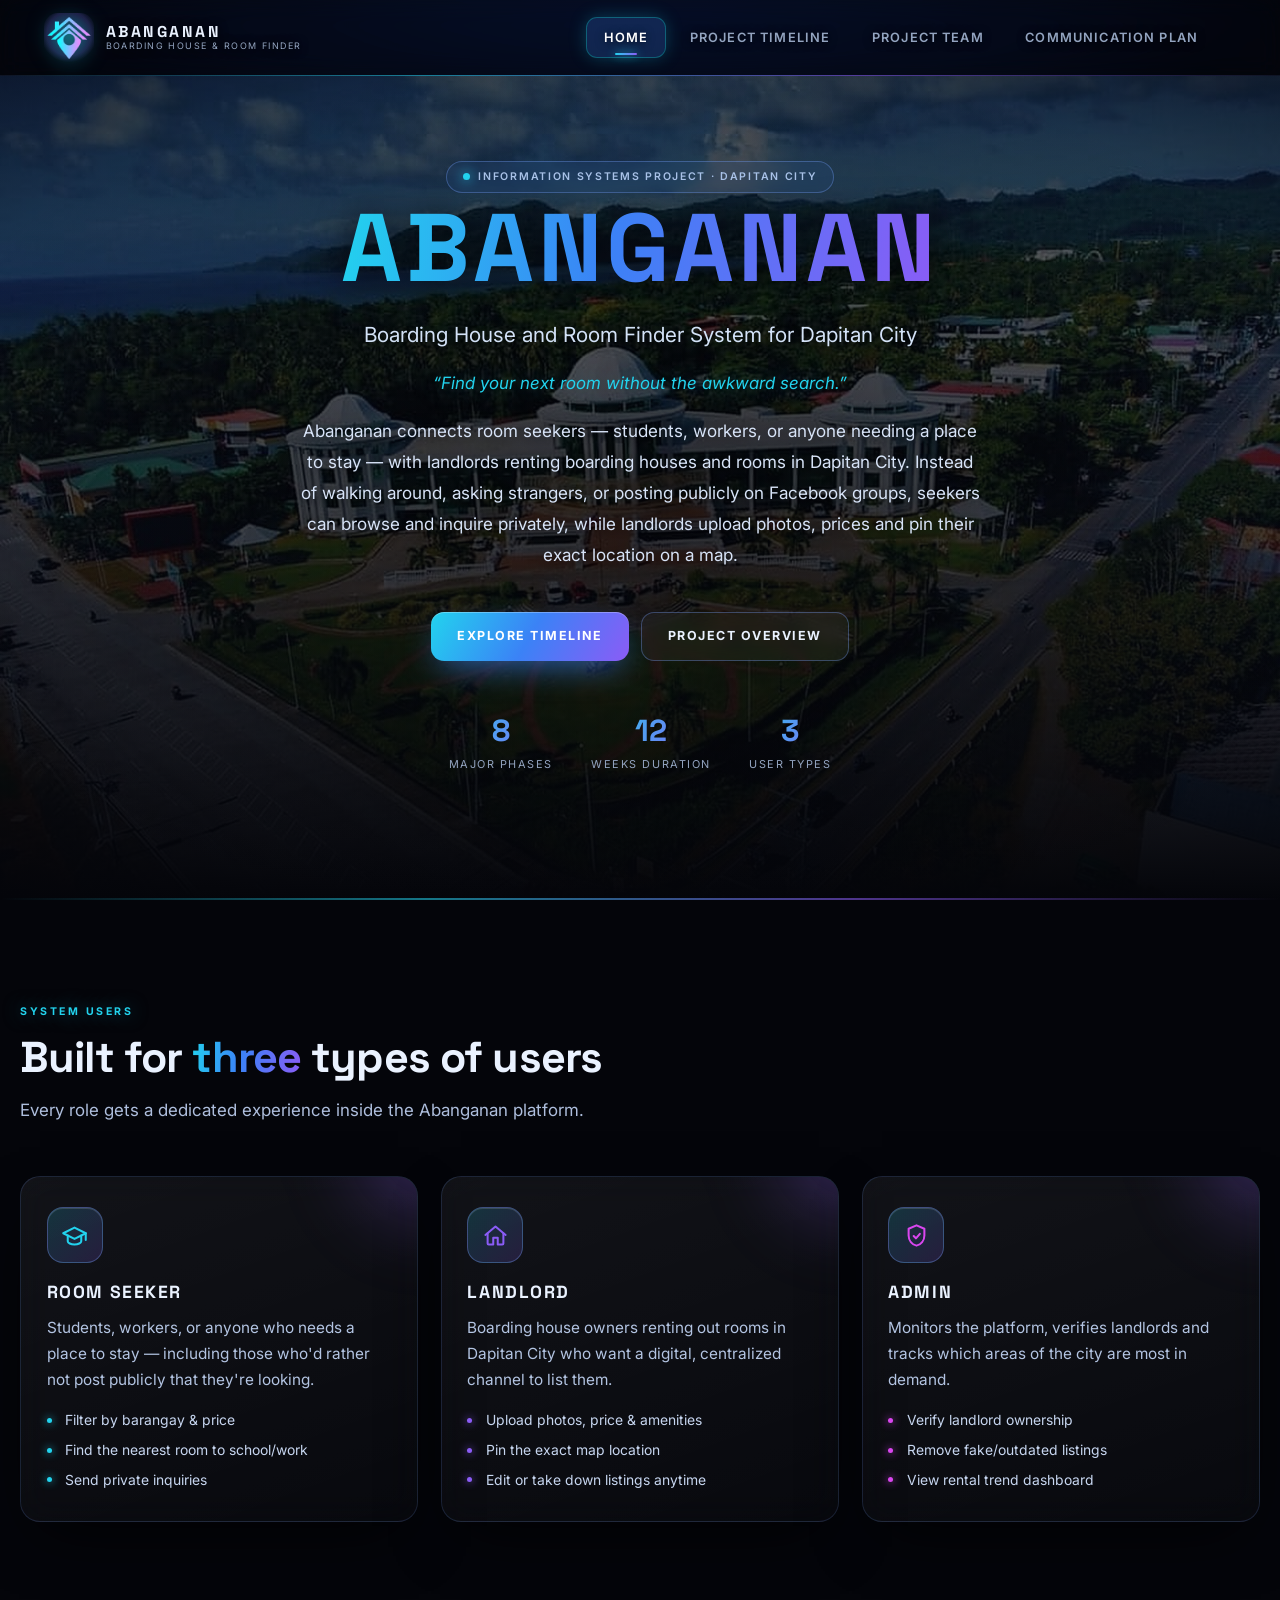
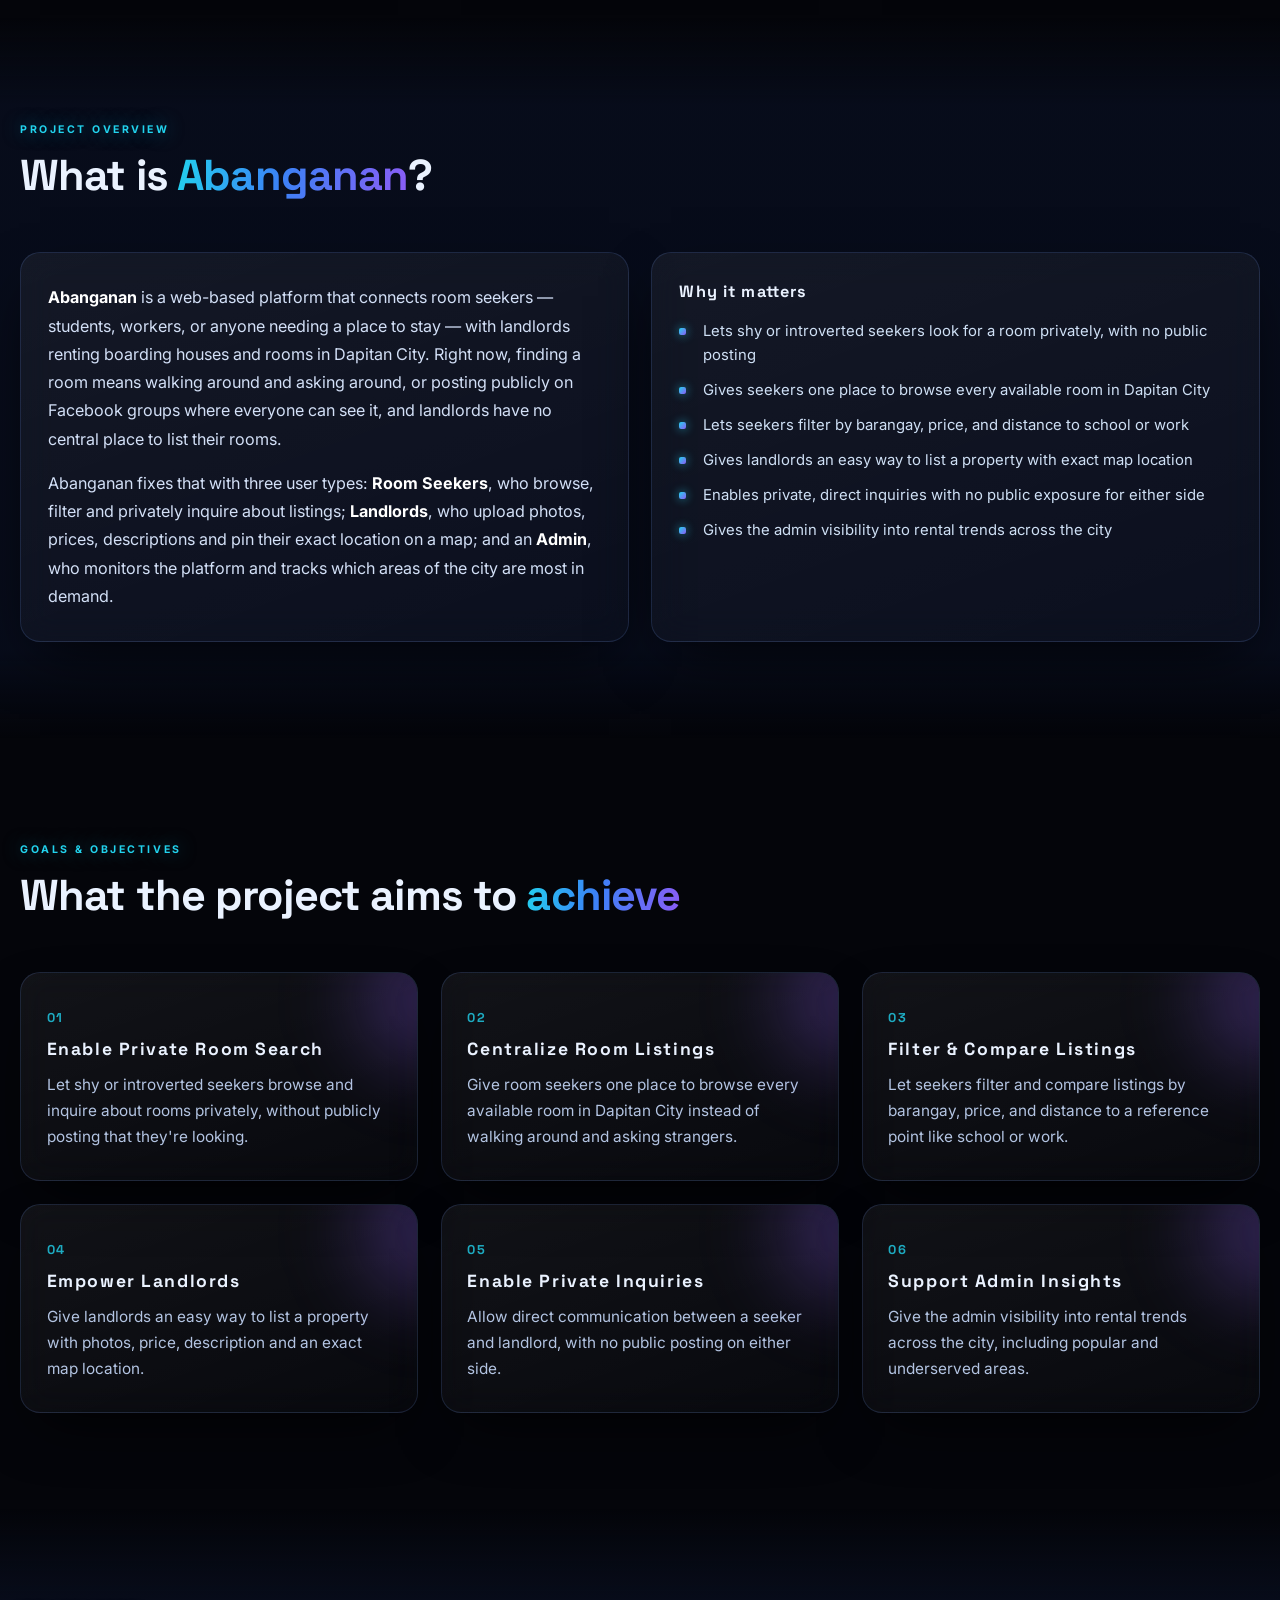
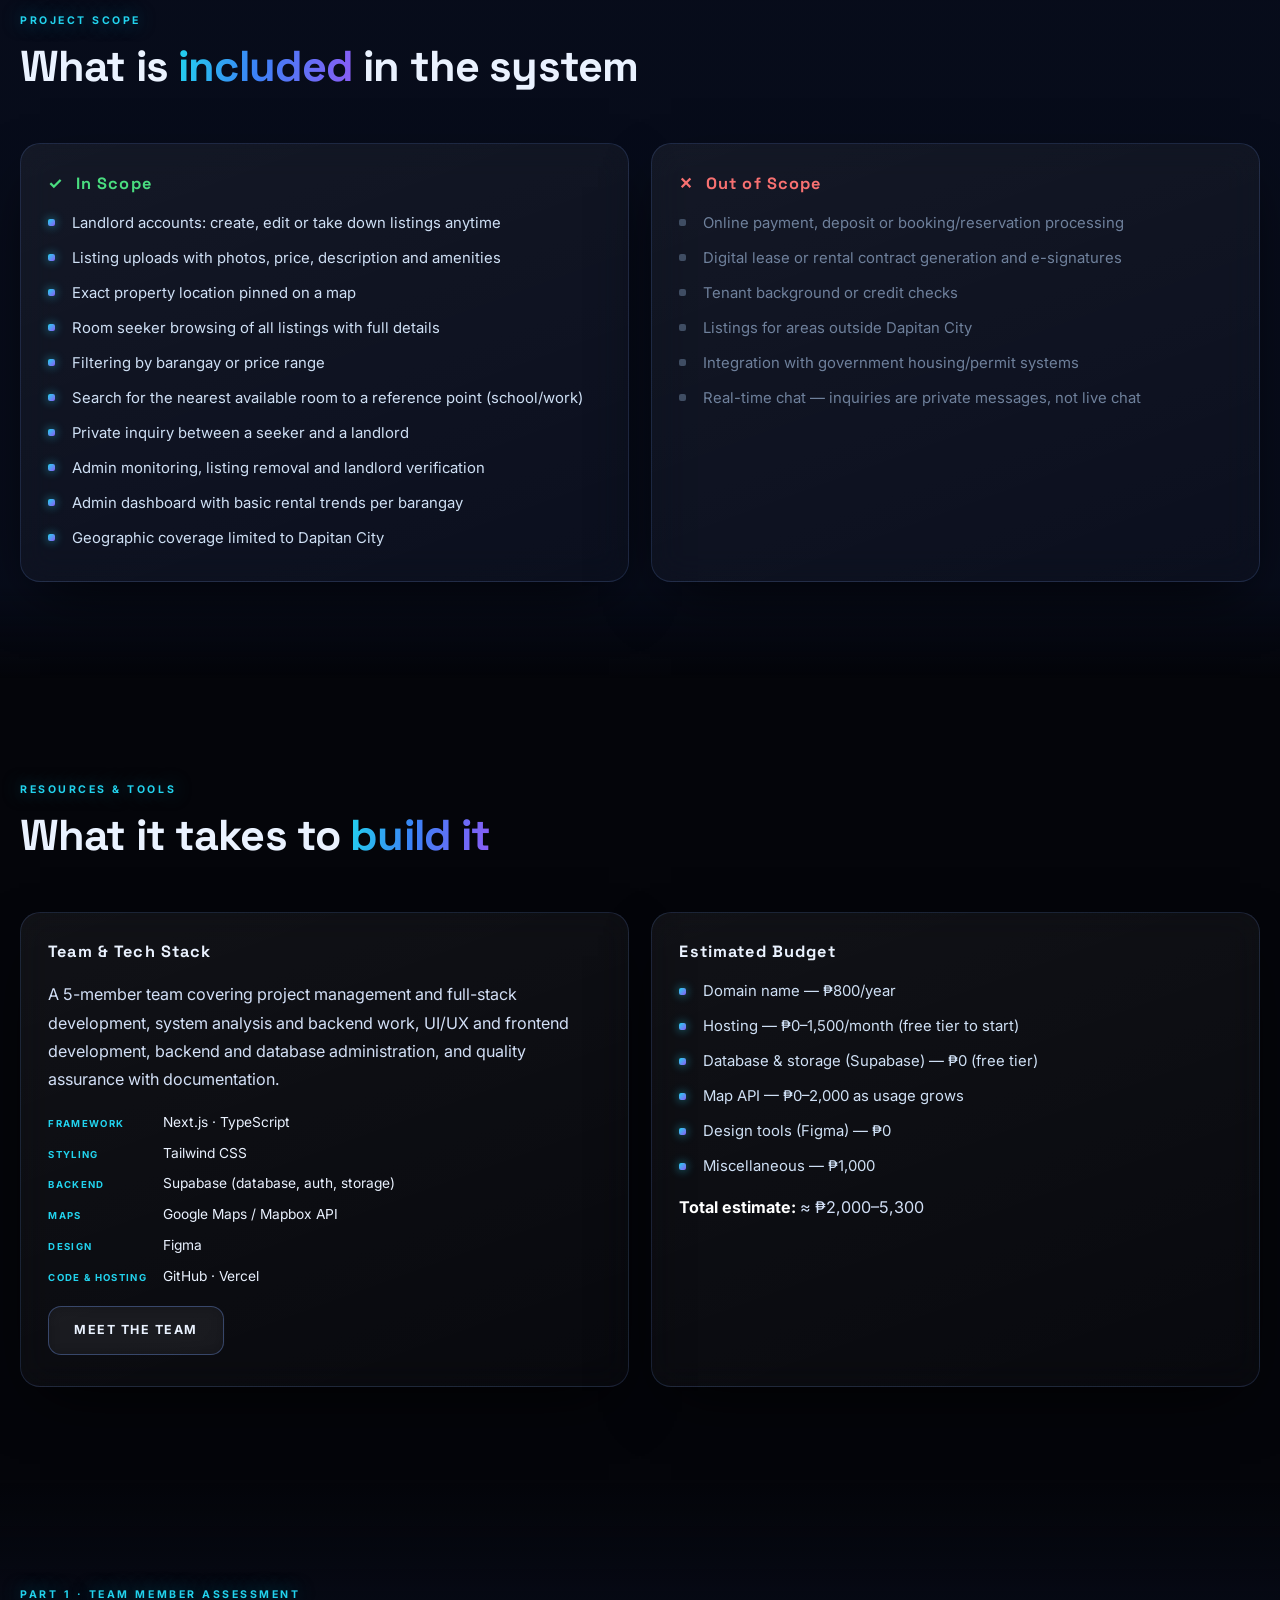
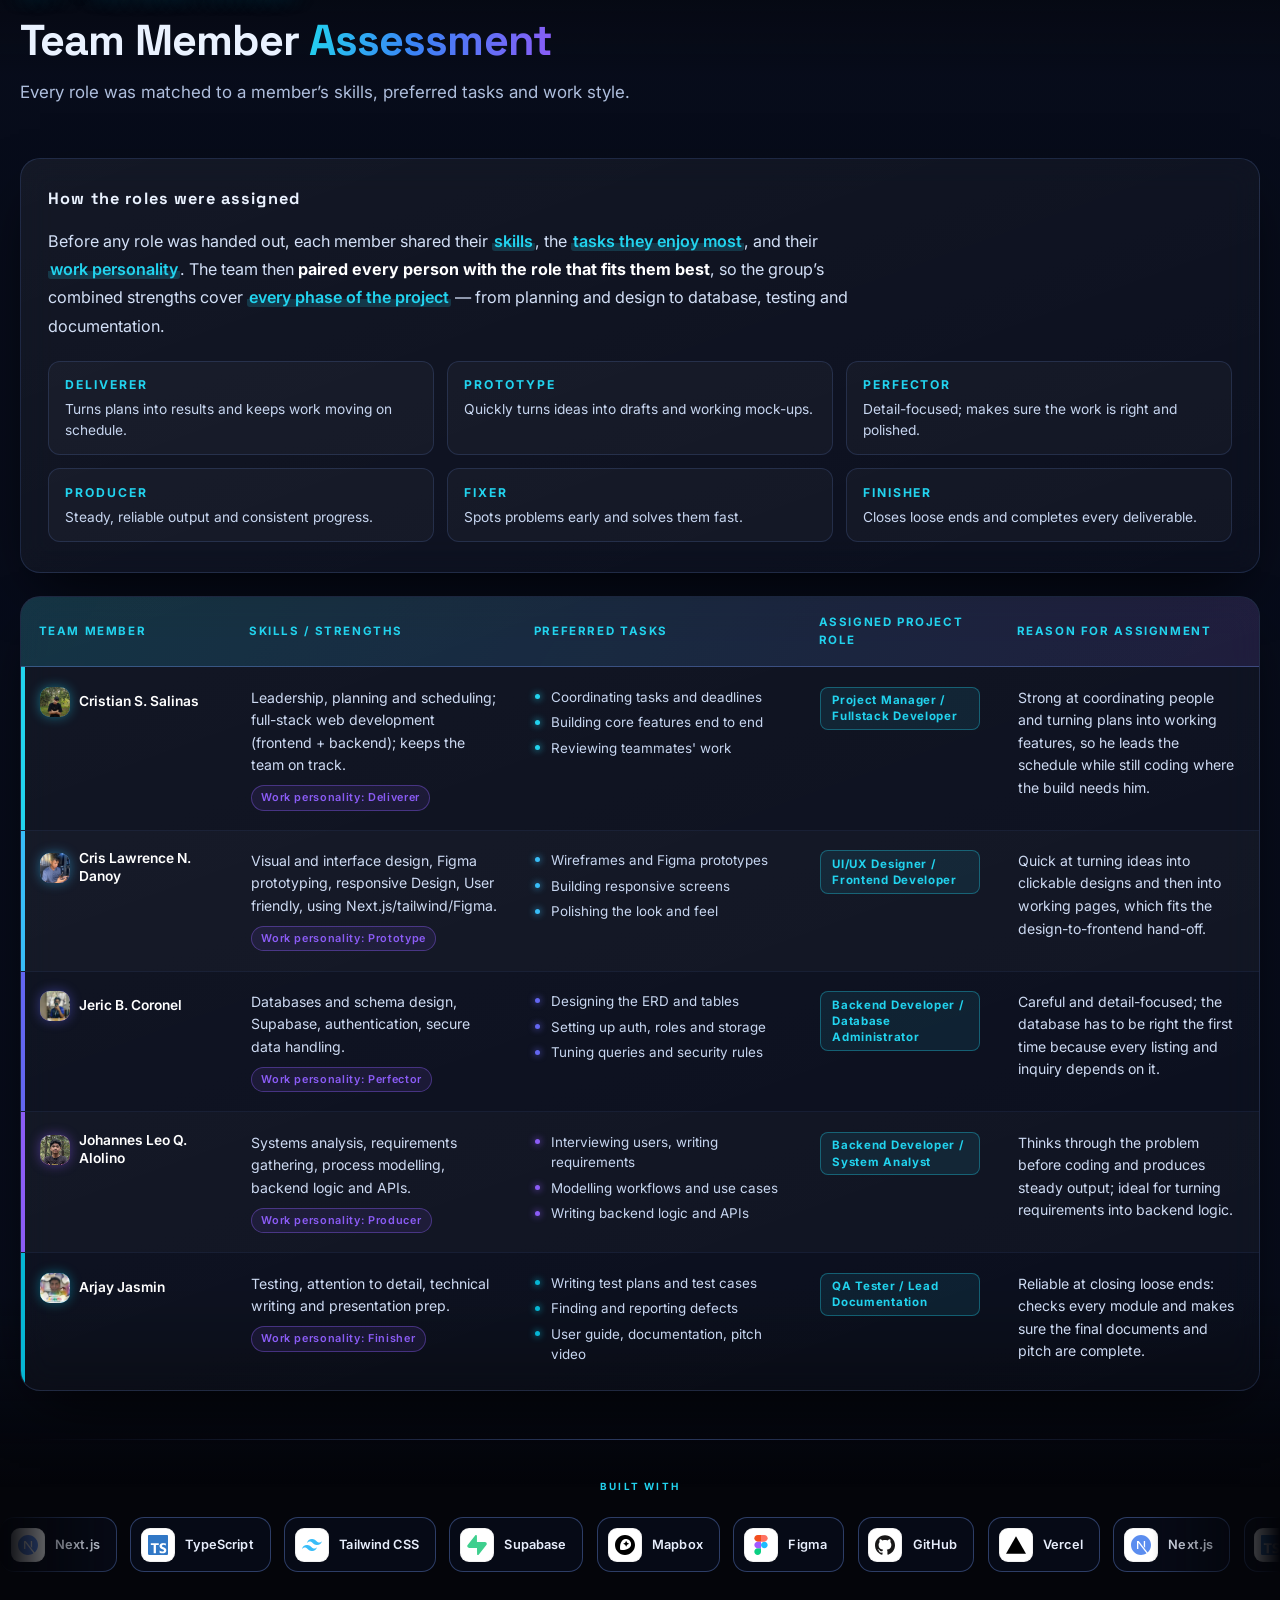
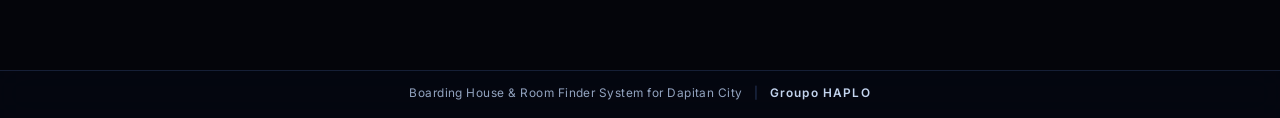
<file: index.html>
<!DOCTYPE html>
<html lang="en">
<head>
<meta charset="UTF-8" />
<meta name="viewport" content="width=device-width, initial-scale=1.0" />
<title>ABANGANAN — Boarding House &amp; Room Finder</title>
<meta name="description" content="Abanganan: Boarding House and Room Finder System for Dapitan City — Project Portfolio" />
<link rel="icon" type="image/png" href="assets/logo.png" />
<link rel="apple-touch-icon" href="assets/logo.png" />
<link rel="preconnect" href="https://fonts.googleapis.com">
<link rel="preconnect" href="https://fonts.gstatic.com" crossorigin>
<link href="https://fonts.googleapis.com/css2?family=Space+Grotesk:wght@400;500;600;700&family=Inter:wght@300;400;500;600;700&display=swap" rel="stylesheet">
<link rel="stylesheet" href="css/style.css" />
</head>
<body>

<div class="bg-static" aria-hidden="true"></div>

<header class="nav" id="nav">
  <div class="nav-inner">
    <a class="brand" href="index.html">
      <span class="brand-mark"><img src="assets/logo.png" alt="" /></span>
      <span class="brand-text">
        <strong>ABANGANAN</strong>
        <small>BOARDING HOUSE &amp; ROOM FINDER</small>
      </span>
    </a>

    <nav class="nav-links" id="navLinks">
        <a href="index.html" class="active">HOME</a>
        <a href="project-timeline.html">PROJECT TIMELINE</a>
        <a href="project-team.html">PROJECT TEAM</a>
        <a href="communication-plan.html">COMMUNICATION PLAN</a>
    </nav>

    <div class="nav-end">
      <button class="hamburger" id="hamburger" aria-label="Toggle navigation" aria-expanded="false">
        <span></span><span></span><span></span>
      </button>
    </div>
  </div>
</header>

<div class="page-wrap">
<main class="page-view active">
  <section class="page-hero home-hero">
    <img class="ph-img" src="assets/hero.jpg" alt="Aerial view of Dapitan City" fetchpriority="high" />
    <div class="ph-veil" aria-hidden="true"></div>

    <div class="container ph-content">
      <div class="pill">
        <span class="dot"></span> INFORMATION SYSTEMS PROJECT &middot; DAPITAN CITY
      </div>

      <h1 class="ph-title grad-text">ABANGANAN</h1>

      <p class="ph-sub">Boarding House and Room Finder System for Dapitan City</p>

      <p class="ph-tagline">&ldquo;Find your next room without the awkward search.&rdquo;</p>

      <p class="ph-intro">
        Abanganan connects room seekers &mdash; students, workers, or anyone needing a place to stay &mdash;
        with landlords renting boarding houses and rooms in Dapitan City. Instead of walking around, asking
        strangers, or posting publicly on Facebook groups, seekers can browse and inquire privately, while
        landlords upload photos, prices and pin their exact location on a map.
      </p>

      <div class="hero-actions center">
        <a class="btn btn-primary" href="project-timeline.html">EXPLORE TIMELINE</a>
        <a class="btn btn-ghost" href="#overview">PROJECT OVERVIEW</a>
      </div>

      <div class="hero-stats center">
        <div class="stat"><strong>8</strong><span>Major Phases</span></div>
        <div class="stat"><strong>12</strong><span>Weeks Duration</span></div>
        <div class="stat"><strong>3</strong><span>User Types</span></div>
      </div>
    </div>
  </section>

<section class="section" id="users">
    <div class="container">
      <div class="section-head" data-reveal>
        <span class="eyebrow">SYSTEM USERS</span>
        <h2>Built for <span class="grad-text">three</span> types of users</h2>
        <p>Every role gets a dedicated experience inside the Abanganan platform.</p>
      </div>
      <div class="card-grid three">
        <article class="glass-card tilt" style="--accent:#22d3ee" data-reveal>
          <div class="card-glow"></div>
          <div class="card-icon" aria-hidden="true">
            <svg viewBox="0 0 24 24" fill="none" stroke="currentColor" stroke-width="1.8" stroke-linecap="round" stroke-linejoin="round"><path d="M22 10 12 5 2 10l10 5 10-5Z"/><path d="M6 12v5c0 1.7 2.7 3 6 3s6-1.3 6-3v-5"/><path d="M22 10v6"/></svg>
          </div>
          <h3>ROOM SEEKER</h3>
          <p>Students, workers, or anyone who needs a place to stay &mdash; including those who'd rather not post publicly that they're looking.</p>
          <ul class="mini-list">
            <li>Filter by barangay &amp; price</li>
            <li>Find the nearest room to school/work</li>
            <li>Send private inquiries</li>
          </ul>
        </article>
        <article class="glass-card tilt" style="--accent:#8b5cf6" data-reveal>
          <div class="card-glow"></div>
          <div class="card-icon" aria-hidden="true">
            <svg viewBox="0 0 24 24" fill="none" stroke="currentColor" stroke-width="1.8" stroke-linecap="round" stroke-linejoin="round"><path d="M3 11.5 12 4l9 7.5"/><path d="M5 10v9a1 1 0 0 0 1 1h4v-6h4v6h4a1 1 0 0 0 1-1v-9"/></svg>
          </div>
          <h3>LANDLORD</h3>
          <p>Boarding house owners renting out rooms in Dapitan City who want a digital, centralized channel to list them.</p>
          <ul class="mini-list">
            <li>Upload photos, price &amp; amenities</li>
            <li>Pin the exact map location</li>
            <li>Edit or take down listings anytime</li>
          </ul>
        </article>
        <article class="glass-card tilt" style="--accent:#d946ef" data-reveal>
          <div class="card-glow"></div>
          <div class="card-icon" aria-hidden="true">
            <svg viewBox="0 0 24 24" fill="none" stroke="currentColor" stroke-width="1.8" stroke-linecap="round" stroke-linejoin="round"><path d="M12 3l7 3v6c0 4.5-3 8-7 9-4-1-7-4.5-7-9V6l7-3Z"/><path d="m9.5 12.5 2 2 3.5-4"/></svg>
          </div>
          <h3>ADMIN</h3>
          <p>Monitors the platform, verifies landlords and tracks which areas of the city are most in demand.</p>
          <ul class="mini-list">
            <li>Verify landlord ownership</li>
            <li>Remove fake/outdated listings</li>
            <li>View rental trend dashboard</li>
          </ul>
        </article>
      </div>
    </div>
  </section>
  
  
  <section class="section navy" id="overview">
    <div class="container">
      <div class="section-head" data-reveal>
        <span class="eyebrow">PROJECT OVERVIEW</span>
        <h2>What is <span class="grad-text">Abanganan</span>?</h2>
      </div>
      <div class="two-col">
        <div class="glass-panel" data-reveal>
          <p><strong>Abanganan</strong> is a web-based platform that connects room seekers &mdash; students, workers, or anyone needing a place to stay &mdash; with landlords renting boarding houses and rooms in Dapitan City. Right now, finding a room means walking around and asking around, or posting publicly on Facebook groups where everyone can see it, and landlords have no central place to list their rooms.</p>
          <p>Abanganan fixes that with three user types: <strong>Room Seekers</strong>, who browse, filter and privately inquire about listings; <strong>Landlords</strong>, who upload photos, prices, descriptions and pin their exact location on a map; and an <strong>Admin</strong>, who monitors the platform and tracks which areas of the city are most in demand.</p>
        </div>
        <div class="glass-panel" data-reveal>
          <h4 class="panel-title">Why it matters</h4>
          <ul class="check-list">
            <li>Lets shy or introverted seekers look for a room privately, with no public posting</li>
            <li>Gives seekers one place to browse every available room in Dapitan City</li>
            <li>Lets seekers filter by barangay, price, and distance to school or work</li>
            <li>Gives landlords an easy way to list a property with exact map location</li>
            <li>Enables private, direct inquiries with no public exposure for either side</li>
            <li>Gives the admin visibility into rental trends across the city</li>
          </ul>
        </div>
      </div>
    </div>
  </section>

  <section class="section" id="goals">
    <div class="container">
      <div class="section-head" data-reveal>
        <span class="eyebrow">GOALS &amp; OBJECTIVES</span>
        <h2>What the project aims to <span class="grad-text">achieve</span></h2>
      </div>
      <div class="card-grid six">
        <article class="glass-card tilt" data-reveal><div class="card-glow"></div><span class="num-badge">01</span><h3>Enable Private Room Search</h3><p>Let shy or introverted seekers browse and inquire about rooms privately, without publicly posting that they're looking.</p></article>
        <article class="glass-card tilt" data-reveal><div class="card-glow"></div><span class="num-badge">02</span><h3>Centralize Room Listings</h3><p>Give room seekers one place to browse every available room in Dapitan City instead of walking around and asking strangers.</p></article>
        <article class="glass-card tilt" data-reveal><div class="card-glow"></div><span class="num-badge">03</span><h3>Filter &amp; Compare Listings</h3><p>Let seekers filter and compare listings by barangay, price, and distance to a reference point like school or work.</p></article>
        <article class="glass-card tilt" data-reveal><div class="card-glow"></div><span class="num-badge">04</span><h3>Empower Landlords</h3><p>Give landlords an easy way to list a property with photos, price, description and an exact map location.</p></article>
        <article class="glass-card tilt" data-reveal><div class="card-glow"></div><span class="num-badge">05</span><h3>Enable Private Inquiries</h3><p>Allow direct communication between a seeker and landlord, with no public posting on either side.</p></article>
        <article class="glass-card tilt" data-reveal><div class="card-glow"></div><span class="num-badge">06</span><h3>Support Admin Insights</h3><p>Give the admin visibility into rental trends across the city, including popular and underserved areas.</p></article>
      </div>
    </div>
  </section>

  <section class="section navy" id="scope">
    <div class="container">
      <div class="section-head" data-reveal>
        <span class="eyebrow">PROJECT SCOPE</span>
        <h2>What is <span class="grad-text">included</span> in the system</h2>
      </div>
      <div class="two-col">
        <div class="glass-panel" data-reveal>
          <h4 class="panel-title in"><span class="tick">✓</span> In Scope</h4>
          <ul class="check-list">
            <li>Landlord accounts: create, edit or take down listings anytime</li>
            <li>Listing uploads with photos, price, description and amenities</li>
            <li>Exact property location pinned on a map</li>
            <li>Room seeker browsing of all listings with full details</li>
            <li>Filtering by barangay or price range</li>
            <li>Search for the nearest available room to a reference point (school/work)</li>
            <li>Private inquiry between a seeker and a landlord</li>
            <li>Admin monitoring, listing removal and landlord verification</li>
            <li>Admin dashboard with basic rental trends per barangay</li>
            <li>Geographic coverage limited to Dapitan City</li>
          </ul>
        </div>
        <div class="glass-panel" data-reveal>
          <h4 class="panel-title out"><span class="tick">✕</span> Out of Scope</h4>
          <ul class="check-list muted">
            <li>Online payment, deposit or booking/reservation processing</li>
            <li>Digital lease or rental contract generation and e-signatures</li>
            <li>Tenant background or credit checks</li>
            <li>Listings for areas outside Dapitan City</li>
            <li>Integration with government housing/permit systems</li>
            <li>Real-time chat &mdash; inquiries are private messages, not live chat</li>
          </ul>
        </div>
      </div>
    </div>
  </section>

  <section class="section" id="resources">
    <div class="container">
      <div class="section-head" data-reveal>
        <span class="eyebrow">RESOURCES &amp; TOOLS</span>
        <h2>What it takes to <span class="grad-text">build it</span></h2>
      </div>
      <div class="two-col">
        <div class="glass-panel" data-reveal>
          <h4 class="panel-title">Team &amp; Tech Stack</h4>
          <p>A 5-member team covering project management and full-stack development, system analysis and backend work, UI/UX and frontend development, backend and database administration, and quality assurance with documentation.</p>
          <dl class="tech-text">
            <dt>Framework</dt><dd>Next.js &middot; TypeScript</dd>
            <dt>Styling</dt><dd>Tailwind CSS</dd>
            <dt>Backend</dt><dd>Supabase (database, auth, storage)</dd>
            <dt>Maps</dt><dd>Google Maps / Mapbox API</dd>
            <dt>Design</dt><dd>Figma</dd>
            <dt>Code &amp; hosting</dt><dd>GitHub &middot; Vercel</dd>
          </dl>
          <a class="btn btn-ghost" href="project-team.html" style="margin-top:1.2rem;">MEET THE TEAM</a>
        </div>
        <div class="glass-panel" data-reveal>
          <h4 class="panel-title">Estimated Budget</h4>
          <ul class="check-list">
            <li>Domain name &mdash; &#8369;800/year</li>
            <li>Hosting &mdash; &#8369;0&ndash;1,500/month (free tier to start)</li>
            <li>Database &amp; storage (Supabase) &mdash; &#8369;0 (free tier)</li>
            <li>Map API &mdash; &#8369;0&ndash;2,000 as usage grows</li>
            <li>Design tools (Figma) &mdash; &#8369;0</li>
            <li>Miscellaneous &mdash; &#8369;1,000</li>
          </ul>
          <p style="margin-top:.9rem;"><strong>Total estimate:</strong> &#8776; &#8369;2,000&ndash;5,300</p>
        </div>
      </div>
    </div>
  </section>

<section class="section navy" id="assessment">
    <div class="container">
      <div class="section-head" data-reveal>
        <span class="eyebrow">PART 1 &middot; TEAM MEMBER ASSESSMENT</span>
        <h2>Team Member <span class="grad-text">Assessment</span></h2>
        <p>Every role was matched to a member&rsquo;s skills, preferred tasks and work style.</p>
      </div>

      <div class="glass-panel assess-note" data-reveal>
        <h4 class="panel-title">How the roles were assigned</h4>
        <p>Before any role was handed out, each member shared their <mark class="hl">skills</mark>, the <mark class="hl">tasks they enjoy most</mark>, and their <mark class="hl">work personality</mark>. The team then <strong>paired every person with the role that fits them best</strong>, so the group&rsquo;s combined strengths cover <mark class="hl">every phase of the project</mark> &mdash; from planning and design to database, testing and documentation.</p>
        <ul class="wp-grid" aria-label="Work personality types">
          <li><strong>Deliverer</strong><span>Turns plans into results and keeps work moving on schedule.</span></li>
          <li><strong>Prototype</strong><span>Quickly turns ideas into drafts and working mock-ups.</span></li>
          <li><strong>Perfector</strong><span>Detail-focused; makes sure the work is right and polished.</span></li>
          <li><strong>Producer</strong><span>Steady, reliable output and consistent progress.</span></li>
          <li><strong>Fixer</strong><span>Spots problems early and solves them fast.</span></li>
          <li><strong>Finisher</strong><span>Closes loose ends and completes every deliverable.</span></li>
        </ul>
      </div>

      <div class="ade-table-wrap" data-reveal>
      <table class="ade-table rt-table rt-assess">
        <thead><tr><th>Team Member</th><th>Skills / Strengths</th><th>Preferred Tasks</th><th>Assigned Project Role</th><th>Reason for Assignment</th></tr></thead>
        <tbody>
          <tr style="--accent:#22d3ee">
            <td data-label="Team Member"><span class="rt-person" style="--c1:#22d3ee;--c2:#3b82f6"><span class="rt-dot"><img src="assets/team/bossing.jpg" alt="" loading="lazy" onerror="this.remove();" /></span><span>Cristian S. Salinas</span></span></td>
            <td data-label="Skills / Strengths">Leadership, planning and scheduling; full-stack web development (frontend + backend); keeps the team on track.<span class="rt-tag">Work personality: Deliverer</span></td>
            <td data-label="Preferred Tasks"><ul class="rt-list"><li>Coordinating tasks and deadlines</li><li>Building core features end to end</li><li>Reviewing teammates' work</li></ul></td>
            <td data-label="Assigned Project Role"><span class="rt-role">Project Manager / Fullstack Developer</span></td>
            <td data-label="Reason for Assignment">Strong at coordinating people and turning plans into working features, so he leads the schedule while still coding where the build needs him.</td>
          </tr>
          <tr style="--accent:#38bdf8">
            <td data-label="Team Member"><span class="rt-person" style="--c1:#38bdf8;--c2:#6366f1"><span class="rt-dot"><img src="assets/team/cris.jpg" alt="" loading="lazy" onerror="this.remove();" /></span><span>Cris Lawrence N. Danoy</span></span></td>
            <td data-label="Skills / Strengths">Visual and interface design, Figma prototyping, responsive Design, User friendly, using Next.js/tailwind/Figma.<span class="rt-tag">Work personality: Prototype</span></td>
            <td data-label="Preferred Tasks"><ul class="rt-list"><li>Wireframes and Figma prototypes</li><li>Building responsive screens</li><li>Polishing the look and feel</li></ul></td>
            <td data-label="Assigned Project Role"><span class="rt-role">UI/UX Designer / Frontend Developer</span></td>
            <td data-label="Reason for Assignment">Quick at turning ideas into clickable designs and then into working pages, which fits the design-to-frontend hand-off.</td>
          </tr>
          <tr style="--accent:#6366f1">
            <td data-label="Team Member"><span class="rt-person" style="--c1:#6366f1;--c2:#8b5cf6"><span class="rt-dot"><img src="assets/team/jeric.jpg" alt="" loading="lazy" onerror="this.remove();" /></span><span>Jeric B. Coronel</span></span></td>
            <td data-label="Skills / Strengths">Databases and schema design, Supabase, authentication, secure data handling.<span class="rt-tag">Work personality: Perfector</span></td>
            <td data-label="Preferred Tasks"><ul class="rt-list"><li>Designing the ERD and tables</li><li>Setting up auth, roles and storage</li><li>Tuning queries and security rules</li></ul></td>
            <td data-label="Assigned Project Role"><span class="rt-role">Backend Developer / Database Administrator</span></td>
            <td data-label="Reason for Assignment">Careful and detail-focused; the database has to be right the first time because every listing and inquiry depends on it.</td>
          </tr>
          <tr style="--accent:#8b5cf6">
            <td data-label="Team Member"><span class="rt-person" style="--c1:#8b5cf6;--c2:#d946ef"><span class="rt-dot"><img src="assets/team/leo.jpg" alt="" loading="lazy" onerror="this.remove();" /></span><span>Johannes Leo Q. Alolino</span></span></td>
            <td data-label="Skills / Strengths">Systems analysis, requirements gathering, process modelling, backend logic and APIs.<span class="rt-tag">Work personality: Producer</span></td>
            <td data-label="Preferred Tasks"><ul class="rt-list"><li>Interviewing users, writing requirements</li><li>Modelling workflows and use cases</li><li>Writing backend logic and APIs</li></ul></td>
            <td data-label="Assigned Project Role"><span class="rt-role">Backend Developer / System Analyst</span></td>
            <td data-label="Reason for Assignment">Thinks through the problem before coding and produces steady output; ideal for turning requirements into backend logic.</td>
          </tr>
          <tr style="--accent:#06b6d4">
            <td data-label="Team Member"><span class="rt-person" style="--c1:#06b6d4;--c2:#0ea5e9"><span class="rt-dot"><img src="assets/team/justin.jpg" alt="" loading="lazy" onerror="this.remove();" /></span><span>Arjay Jasmin</span></span></td>
            <td data-label="Skills / Strengths">Testing, attention to detail, technical writing and presentation prep.<span class="rt-tag">Work personality: Finisher</span></td>
            <td data-label="Preferred Tasks"><ul class="rt-list"><li>Writing test plans and test cases</li><li>Finding and reporting defects</li><li>User guide, documentation, pitch video</li></ul></td>
            <td data-label="Assigned Project Role"><span class="rt-role">QA Tester / Lead Documentation</span></td>
            <td data-label="Reason for Assignment">Reliable at closing loose ends: checks every module and makes sure the final documents and pitch are complete.</td>
          </tr>
        </tbody>
      </table>
    </div>
    </div>
  </section>

</section>


  <section class="tech-band">
    <div class="container">
      <div class="team-tech" data-reveal>
        <span class="team-tech-label">BUILT WITH</span>
      </div>
    </div>
    <div class="tech-marquee full" aria-label="Tech stack"></div>
  </section>

</main>
</div><!-- /.page-wrap -->

<footer class="footer">
  <div class="container footer-inner">
    <a href="index.html">Boarding House &amp; Room Finder System for Dapitan City</a>
    <span class="footer-sep" aria-hidden="true">|</span>
    <span class="footer-group">Groupo HAPLO</span>
  </div>
</footer>

<script src="https://cdnjs.cloudflare.com/ajax/libs/gsap/3.12.5/gsap.min.js"></script>
<script src="js/main.js"></script>
<script src="js/animations.js"></script>
<script src="js/techstack.js"></script>

</body>
</html>
</file>
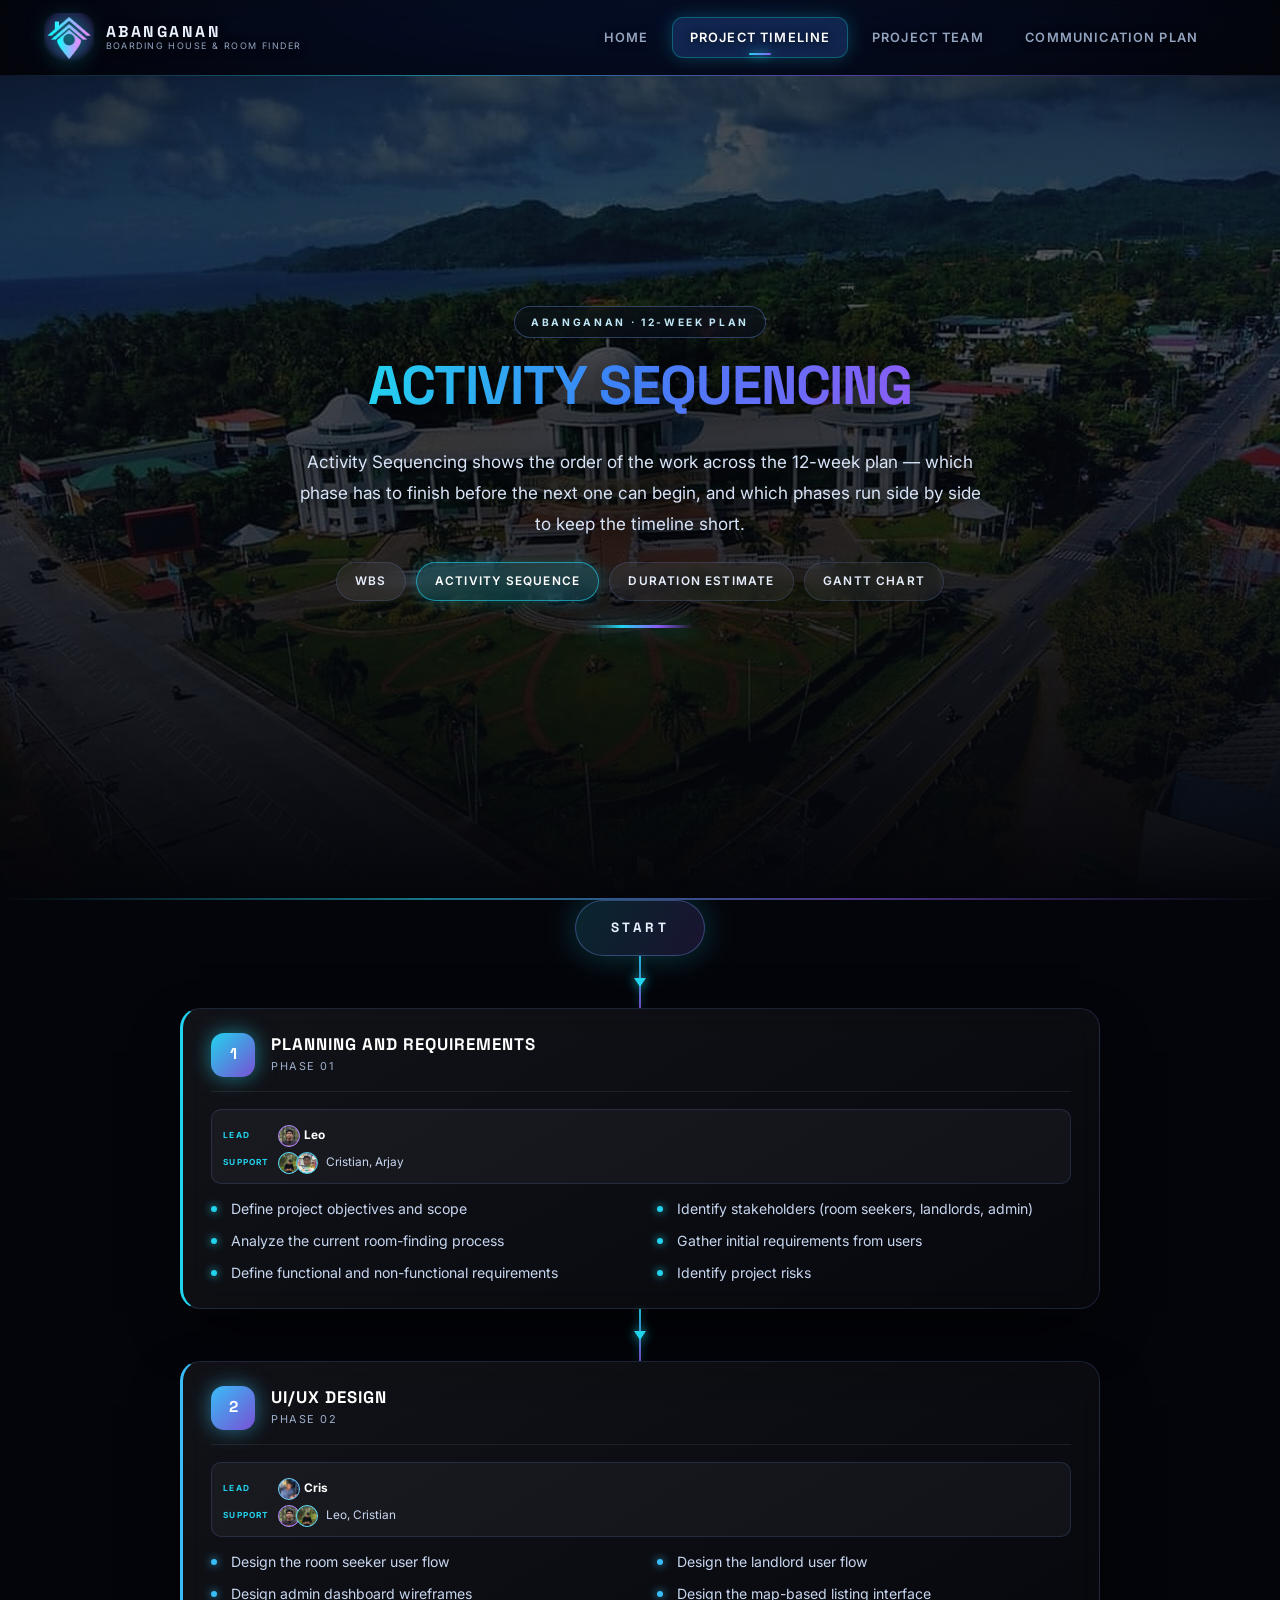
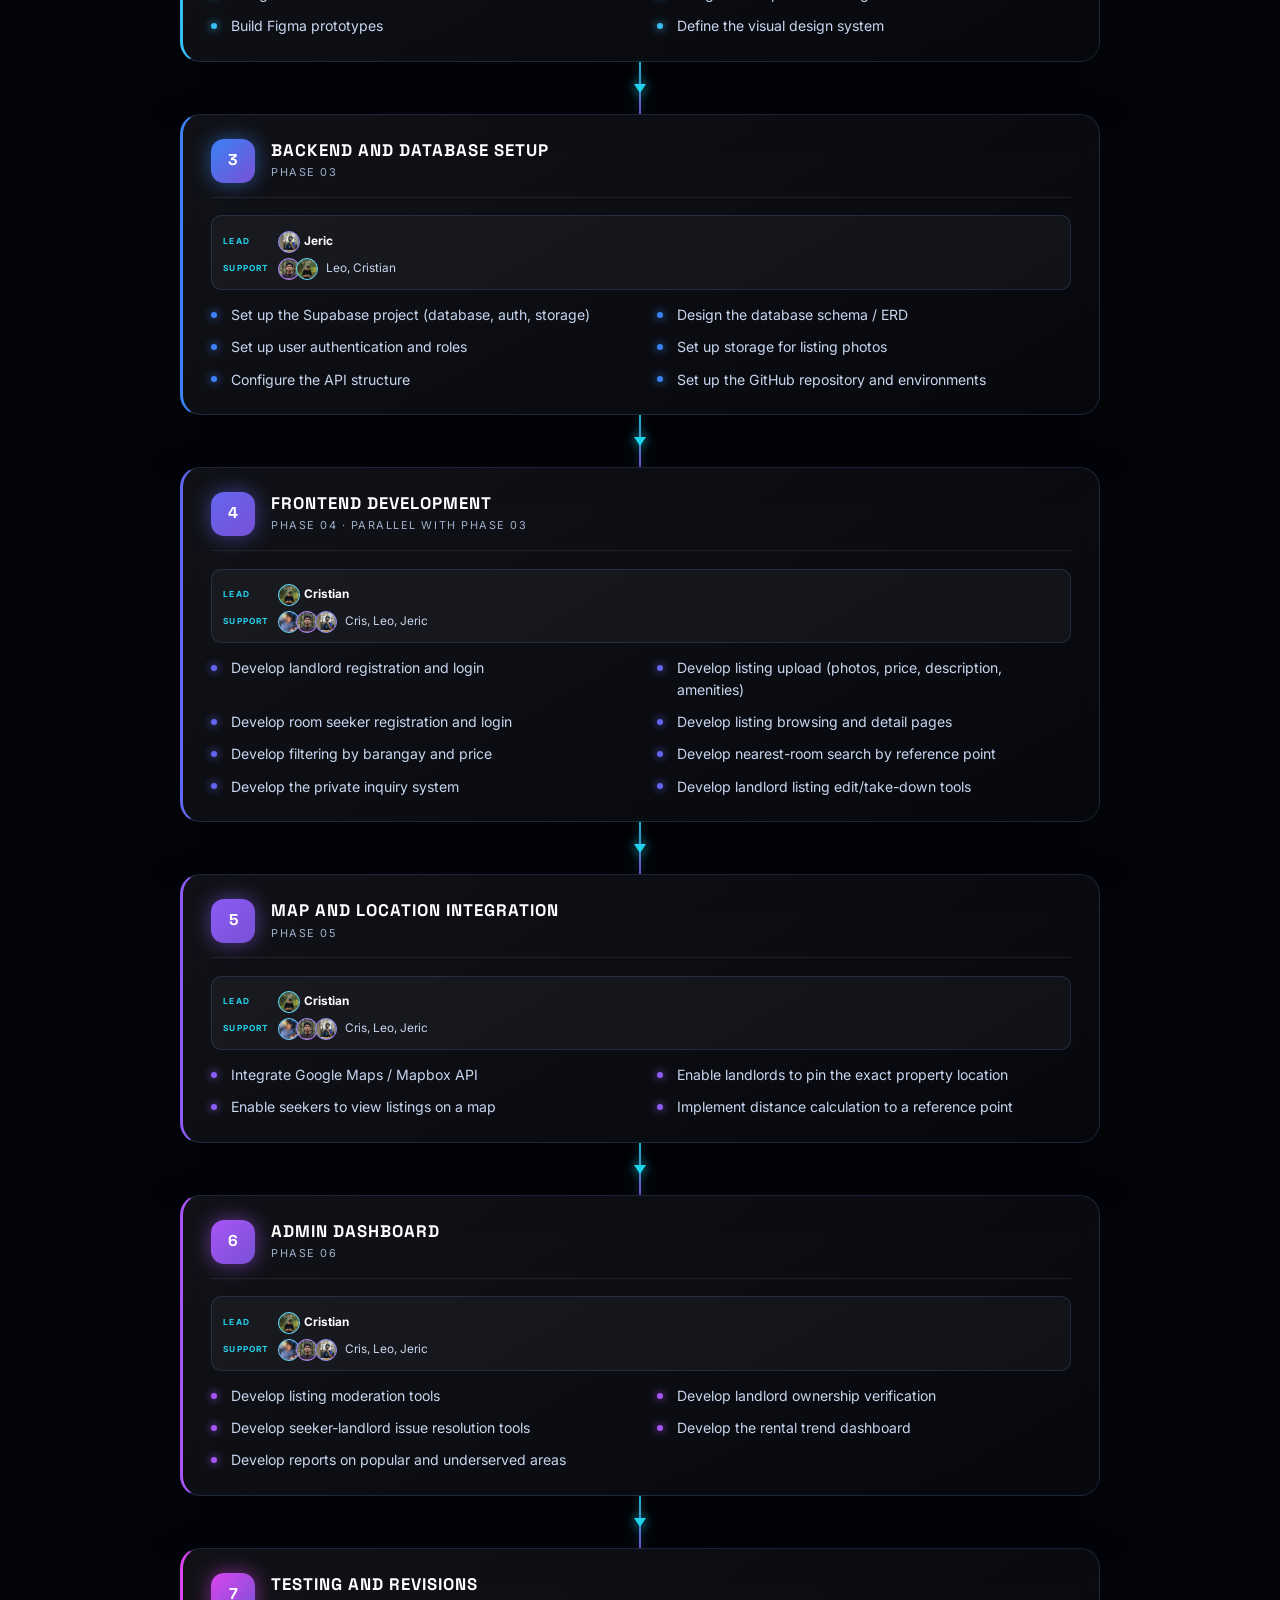
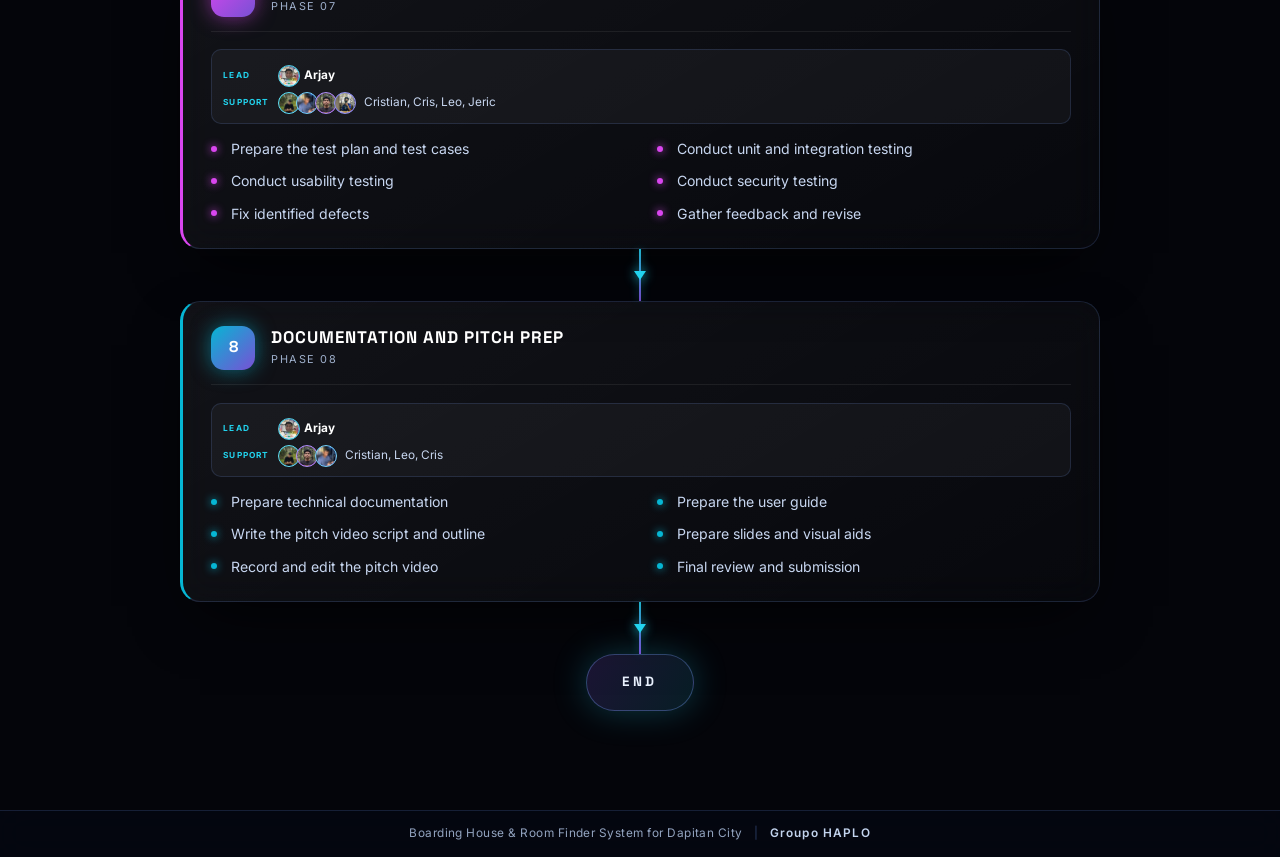
<file: activity-sequence.html>
<!DOCTYPE html>
<html lang="en">
<head>
<meta charset="UTF-8" />
<meta name="viewport" content="width=device-width, initial-scale=1.0" />
<title>Activity Sequencing — Abanganan</title>
<meta name="description" content="Abanganan: Boarding House and Room Finder System for Dapitan City — Project Portfolio" />
<link rel="icon" type="image/png" href="assets/logo.png" />
<link rel="apple-touch-icon" href="assets/logo.png" />
<link rel="preconnect" href="https://fonts.googleapis.com">
<link rel="preconnect" href="https://fonts.gstatic.com" crossorigin>
<link href="https://fonts.googleapis.com/css2?family=Space+Grotesk:wght@400;500;600;700&family=Inter:wght@300;400;500;600;700&display=swap" rel="stylesheet">
<link rel="stylesheet" href="css/style.css" />
</head>
<body>

<div class="bg-static" aria-hidden="true"></div>

<header class="nav" id="nav">
  <div class="nav-inner">
    <a class="brand" href="index.html">
      <span class="brand-mark"><img src="assets/logo.png" alt="" /></span>
      <span class="brand-text">
        <strong>ABANGANAN</strong>
        <small>BOARDING HOUSE &amp; ROOM FINDER</small>
      </span>
    </a>

    <nav class="nav-links" id="navLinks">
        <a href="index.html">HOME</a>
        <a href="project-timeline.html" class="active">PROJECT TIMELINE</a>
        <a href="project-team.html">PROJECT TEAM</a>
        <a href="communication-plan.html">COMMUNICATION PLAN</a>
    </nav>

    <div class="nav-end">
      <button class="hamburger" id="hamburger" aria-label="Toggle navigation" aria-expanded="false">
        <span></span><span></span><span></span>
      </button>
    </div>
  </div>
</header>

<div class="page-wrap">
<main class="page-view active">
  <section class="page-hero">
    <img class="ph-img" src="assets/hero.jpg" alt="Aerial view of Dapitan City" fetchpriority="high" />
    <div class="ph-veil" aria-hidden="true"></div>

    <div class="container ph-content">
      <span class="ph-eyebrow">ABANGANAN &middot; 12-WEEK PLAN</span>
      <h1 class="ph-title grad-text">ACTIVITY SEQUENCING</h1>
      <p class="ph-intro">Activity Sequencing shows the order of the work across the 12-week plan &mdash; which phase has to finish before the next one can begin, and which phases run side by side to keep the timeline short.</p>
            <nav class="sub-nav" aria-label="Project pages"><a class="sub-chip" href="wbs.html">WBS</a><a class="sub-chip active" href="activity-sequence.html">Activity Sequence</a><a class="sub-chip" href="duration-estimation.html">Duration Estimate</a><a class="sub-chip" href="gantt-chart.html">Gantt Chart</a></nav>
      <div class="ph-divider"></div>
    </div>

  </section>

<section class="container" style="padding-bottom:4rem;">
    <div class="flow">
      <div class="flow-terminal" data-reveal>START</div>
      <div class="flow-arrow" aria-hidden="true"><i></i></div>

      <article class="flow-node" style="--accent:#22d3ee" data-reveal>
        <div class="flow-node-head"><span class="flow-num">1</span><div><h3>PLANNING AND REQUIREMENTS</h3><small>PHASE 01</small></div></div>
        <div class="flow-owner"><span class="own"><span class="own-row"><span class="own-l">LEAD</span><span class="own-av" title="Johannes Leo Q. Alolino" style="--c1:#8b5cf6;--c2:#d946ef"><img src="assets/team/leo.jpg" alt="Johannes Leo Q. Alolino" loading="lazy" onerror="this.remove();" /></span><span class="own-n">Leo</span></span><span class="own-row"><span class="own-l">SUPPORT</span><span class="own-av" title="Cristian S. Salinas" style="--c1:#22d3ee;--c2:#3b82f6"><img src="assets/team/bossing.jpg" alt="Cristian S. Salinas" loading="lazy" onerror="this.remove();" /></span><span class="own-av" title="Arjay Jasmin" style="--c1:#06b6d4;--c2:#0ea5e9"><img src="assets/team/justin.jpg" alt="Arjay Jasmin" loading="lazy" onerror="this.remove();" /></span> <span class="own-names">Cristian, Arjay</span></span></span></div>
        <ul class="flow-activities">
          <li>Define project objectives and scope</li><li>Identify stakeholders (room seekers, landlords, admin)</li><li>Analyze the current room-finding process</li><li>Gather initial requirements from users</li><li>Define functional and non-functional requirements</li><li>Identify project risks</li>
        </ul>
      </article>
      <div class="flow-arrow" aria-hidden="true"><i></i></div>

      <article class="flow-node" style="--accent:#38bdf8" data-reveal>
        <div class="flow-node-head"><span class="flow-num">2</span><div><h3>UI/UX DESIGN</h3><small>PHASE 02</small></div></div>
        <div class="flow-owner"><span class="own"><span class="own-row"><span class="own-l">LEAD</span><span class="own-av" title="Cris Lawrence N. Danoy" style="--c1:#38bdf8;--c2:#6366f1"><img src="assets/team/cris.jpg" alt="Cris Lawrence N. Danoy" loading="lazy" onerror="this.remove();" /></span><span class="own-n">Cris</span></span><span class="own-row"><span class="own-l">SUPPORT</span><span class="own-av" title="Johannes Leo Q. Alolino" style="--c1:#8b5cf6;--c2:#d946ef"><img src="assets/team/leo.jpg" alt="Johannes Leo Q. Alolino" loading="lazy" onerror="this.remove();" /></span><span class="own-av" title="Cristian S. Salinas" style="--c1:#22d3ee;--c2:#3b82f6"><img src="assets/team/bossing.jpg" alt="Cristian S. Salinas" loading="lazy" onerror="this.remove();" /></span> <span class="own-names">Leo, Cristian</span></span></span></div>
        <ul class="flow-activities">
          <li>Design the room seeker user flow</li><li>Design the landlord user flow</li><li>Design admin dashboard wireframes</li><li>Design the map-based listing interface</li><li>Build Figma prototypes</li><li>Define the visual design system</li>
        </ul>
      </article>
      <div class="flow-arrow" aria-hidden="true"><i></i></div>

      <article class="flow-node" style="--accent:#3b82f6" data-reveal>
        <div class="flow-node-head"><span class="flow-num">3</span><div><h3>BACKEND AND DATABASE SETUP</h3><small>PHASE 03</small></div></div>
        <div class="flow-owner"><span class="own"><span class="own-row"><span class="own-l">LEAD</span><span class="own-av" title="Jeric B. Coronel" style="--c1:#6366f1;--c2:#8b5cf6"><img src="assets/team/jeric.jpg" alt="Jeric B. Coronel" loading="lazy" onerror="this.remove();" /></span><span class="own-n">Jeric</span></span><span class="own-row"><span class="own-l">SUPPORT</span><span class="own-av" title="Johannes Leo Q. Alolino" style="--c1:#8b5cf6;--c2:#d946ef"><img src="assets/team/leo.jpg" alt="Johannes Leo Q. Alolino" loading="lazy" onerror="this.remove();" /></span><span class="own-av" title="Cristian S. Salinas" style="--c1:#22d3ee;--c2:#3b82f6"><img src="assets/team/bossing.jpg" alt="Cristian S. Salinas" loading="lazy" onerror="this.remove();" /></span> <span class="own-names">Leo, Cristian</span></span></span></div>
        <ul class="flow-activities">
          <li>Set up the Supabase project (database, auth, storage)</li><li>Design the database schema / ERD</li><li>Set up user authentication and roles</li><li>Set up storage for listing photos</li><li>Configure the API structure</li><li>Set up the GitHub repository and environments</li>
        </ul>
      </article>
      <div class="flow-arrow" aria-hidden="true"><i></i></div>

      <article class="flow-node" style="--accent:#6366f1" data-reveal>
        <div class="flow-node-head"><span class="flow-num">4</span><div><h3>FRONTEND DEVELOPMENT</h3><small>PHASE 04 &middot; PARALLEL WITH PHASE 03</small></div></div>
        <div class="flow-owner"><span class="own"><span class="own-row"><span class="own-l">LEAD</span><span class="own-av" title="Cristian S. Salinas" style="--c1:#22d3ee;--c2:#3b82f6"><img src="assets/team/bossing.jpg" alt="Cristian S. Salinas" loading="lazy" onerror="this.remove();" /></span><span class="own-n">Cristian</span></span><span class="own-row"><span class="own-l">SUPPORT</span><span class="own-av" title="Cris Lawrence N. Danoy" style="--c1:#38bdf8;--c2:#6366f1"><img src="assets/team/cris.jpg" alt="Cris Lawrence N. Danoy" loading="lazy" onerror="this.remove();" /></span><span class="own-av" title="Johannes Leo Q. Alolino" style="--c1:#8b5cf6;--c2:#d946ef"><img src="assets/team/leo.jpg" alt="Johannes Leo Q. Alolino" loading="lazy" onerror="this.remove();" /></span><span class="own-av" title="Jeric B. Coronel" style="--c1:#6366f1;--c2:#8b5cf6"><img src="assets/team/jeric.jpg" alt="Jeric B. Coronel" loading="lazy" onerror="this.remove();" /></span> <span class="own-names">Cris, Leo, Jeric</span></span></span></div>
        <ul class="flow-activities">
          <li>Develop landlord registration and login</li><li>Develop listing upload (photos, price, description, amenities)</li><li>Develop room seeker registration and login</li><li>Develop listing browsing and detail pages</li><li>Develop filtering by barangay and price</li><li>Develop nearest-room search by reference point</li><li>Develop the private inquiry system</li><li>Develop landlord listing edit/take-down tools</li>
        </ul>
      </article>
      <div class="flow-arrow" aria-hidden="true"><i></i></div>

      <article class="flow-node" style="--accent:#8b5cf6" data-reveal>
        <div class="flow-node-head"><span class="flow-num">5</span><div><h3>MAP AND LOCATION INTEGRATION</h3><small>PHASE 05</small></div></div>
        <div class="flow-owner"><span class="own"><span class="own-row"><span class="own-l">LEAD</span><span class="own-av" title="Cristian S. Salinas" style="--c1:#22d3ee;--c2:#3b82f6"><img src="assets/team/bossing.jpg" alt="Cristian S. Salinas" loading="lazy" onerror="this.remove();" /></span><span class="own-n">Cristian</span></span><span class="own-row"><span class="own-l">SUPPORT</span><span class="own-av" title="Cris Lawrence N. Danoy" style="--c1:#38bdf8;--c2:#6366f1"><img src="assets/team/cris.jpg" alt="Cris Lawrence N. Danoy" loading="lazy" onerror="this.remove();" /></span><span class="own-av" title="Johannes Leo Q. Alolino" style="--c1:#8b5cf6;--c2:#d946ef"><img src="assets/team/leo.jpg" alt="Johannes Leo Q. Alolino" loading="lazy" onerror="this.remove();" /></span><span class="own-av" title="Jeric B. Coronel" style="--c1:#6366f1;--c2:#8b5cf6"><img src="assets/team/jeric.jpg" alt="Jeric B. Coronel" loading="lazy" onerror="this.remove();" /></span> <span class="own-names">Cris, Leo, Jeric</span></span></span></div>
        <ul class="flow-activities">
          <li>Integrate Google Maps / Mapbox API</li><li>Enable landlords to pin the exact property location</li><li>Enable seekers to view listings on a map</li><li>Implement distance calculation to a reference point</li>
        </ul>
      </article>
      <div class="flow-arrow" aria-hidden="true"><i></i></div>

      <article class="flow-node" style="--accent:#a855f7" data-reveal>
        <div class="flow-node-head"><span class="flow-num">6</span><div><h3>ADMIN DASHBOARD</h3><small>PHASE 06</small></div></div>
        <div class="flow-owner"><span class="own"><span class="own-row"><span class="own-l">LEAD</span><span class="own-av" title="Cristian S. Salinas" style="--c1:#22d3ee;--c2:#3b82f6"><img src="assets/team/bossing.jpg" alt="Cristian S. Salinas" loading="lazy" onerror="this.remove();" /></span><span class="own-n">Cristian</span></span><span class="own-row"><span class="own-l">SUPPORT</span><span class="own-av" title="Cris Lawrence N. Danoy" style="--c1:#38bdf8;--c2:#6366f1"><img src="assets/team/cris.jpg" alt="Cris Lawrence N. Danoy" loading="lazy" onerror="this.remove();" /></span><span class="own-av" title="Johannes Leo Q. Alolino" style="--c1:#8b5cf6;--c2:#d946ef"><img src="assets/team/leo.jpg" alt="Johannes Leo Q. Alolino" loading="lazy" onerror="this.remove();" /></span><span class="own-av" title="Jeric B. Coronel" style="--c1:#6366f1;--c2:#8b5cf6"><img src="assets/team/jeric.jpg" alt="Jeric B. Coronel" loading="lazy" onerror="this.remove();" /></span> <span class="own-names">Cris, Leo, Jeric</span></span></span></div>
        <ul class="flow-activities">
          <li>Develop listing moderation tools</li><li>Develop landlord ownership verification</li><li>Develop seeker-landlord issue resolution tools</li><li>Develop the rental trend dashboard</li><li>Develop reports on popular and underserved areas</li>
        </ul>
      </article>
      <div class="flow-arrow" aria-hidden="true"><i></i></div>

      <article class="flow-node" style="--accent:#d946ef" data-reveal>
        <div class="flow-node-head"><span class="flow-num">7</span><div><h3>TESTING AND REVISIONS</h3><small>PHASE 07</small></div></div>
        <div class="flow-owner"><span class="own"><span class="own-row"><span class="own-l">LEAD</span><span class="own-av" title="Arjay Jasmin" style="--c1:#06b6d4;--c2:#0ea5e9"><img src="assets/team/justin.jpg" alt="Arjay Jasmin" loading="lazy" onerror="this.remove();" /></span><span class="own-n">Arjay</span></span><span class="own-row"><span class="own-l">SUPPORT</span><span class="own-av" title="Cristian S. Salinas" style="--c1:#22d3ee;--c2:#3b82f6"><img src="assets/team/bossing.jpg" alt="Cristian S. Salinas" loading="lazy" onerror="this.remove();" /></span><span class="own-av" title="Cris Lawrence N. Danoy" style="--c1:#38bdf8;--c2:#6366f1"><img src="assets/team/cris.jpg" alt="Cris Lawrence N. Danoy" loading="lazy" onerror="this.remove();" /></span><span class="own-av" title="Johannes Leo Q. Alolino" style="--c1:#8b5cf6;--c2:#d946ef"><img src="assets/team/leo.jpg" alt="Johannes Leo Q. Alolino" loading="lazy" onerror="this.remove();" /></span><span class="own-av" title="Jeric B. Coronel" style="--c1:#6366f1;--c2:#8b5cf6"><img src="assets/team/jeric.jpg" alt="Jeric B. Coronel" loading="lazy" onerror="this.remove();" /></span> <span class="own-names">Cristian, Cris, Leo, Jeric</span></span></span></div>
        <ul class="flow-activities">
          <li>Prepare the test plan and test cases</li><li>Conduct unit and integration testing</li><li>Conduct usability testing</li><li>Conduct security testing</li><li>Fix identified defects</li><li>Gather feedback and revise</li>
        </ul>
      </article>
      <div class="flow-arrow" aria-hidden="true"><i></i></div>

      <article class="flow-node" style="--accent:#06b6d4" data-reveal>
        <div class="flow-node-head"><span class="flow-num">8</span><div><h3>DOCUMENTATION AND PITCH PREP</h3><small>PHASE 08</small></div></div>
        <div class="flow-owner"><span class="own"><span class="own-row"><span class="own-l">LEAD</span><span class="own-av" title="Arjay Jasmin" style="--c1:#06b6d4;--c2:#0ea5e9"><img src="assets/team/justin.jpg" alt="Arjay Jasmin" loading="lazy" onerror="this.remove();" /></span><span class="own-n">Arjay</span></span><span class="own-row"><span class="own-l">SUPPORT</span><span class="own-av" title="Cristian S. Salinas" style="--c1:#22d3ee;--c2:#3b82f6"><img src="assets/team/bossing.jpg" alt="Cristian S. Salinas" loading="lazy" onerror="this.remove();" /></span><span class="own-av" title="Johannes Leo Q. Alolino" style="--c1:#8b5cf6;--c2:#d946ef"><img src="assets/team/leo.jpg" alt="Johannes Leo Q. Alolino" loading="lazy" onerror="this.remove();" /></span><span class="own-av" title="Cris Lawrence N. Danoy" style="--c1:#38bdf8;--c2:#6366f1"><img src="assets/team/cris.jpg" alt="Cris Lawrence N. Danoy" loading="lazy" onerror="this.remove();" /></span> <span class="own-names">Cristian, Leo, Cris</span></span></span></div>
        <ul class="flow-activities">
          <li>Prepare technical documentation</li><li>Prepare the user guide</li><li>Write the pitch video script and outline</li><li>Prepare slides and visual aids</li><li>Record and edit the pitch video</li><li>Final review and submission</li>
        </ul>
      </article>
      <div class="flow-arrow" aria-hidden="true"><i></i></div>
      <div class="flow-terminal end" data-reveal>END</div>
    </div>
  </section>

<!-- =========================================================
     VIEW: ADE
     ========================================================= -->
</main>
</div><!-- /.page-wrap -->

<footer class="footer">
  <div class="container footer-inner">
    <a href="index.html">Boarding House &amp; Room Finder System for Dapitan City</a>
    <span class="footer-sep" aria-hidden="true">|</span>
    <span class="footer-group">Groupo HAPLO</span>
  </div>
</footer>

<script src="https://cdnjs.cloudflare.com/ajax/libs/gsap/3.12.5/gsap.min.js"></script>
<script src="js/main.js"></script>
<script src="js/animations.js"></script>
<script src="js/sequence.js"></script>
</body>
</html>
</file>
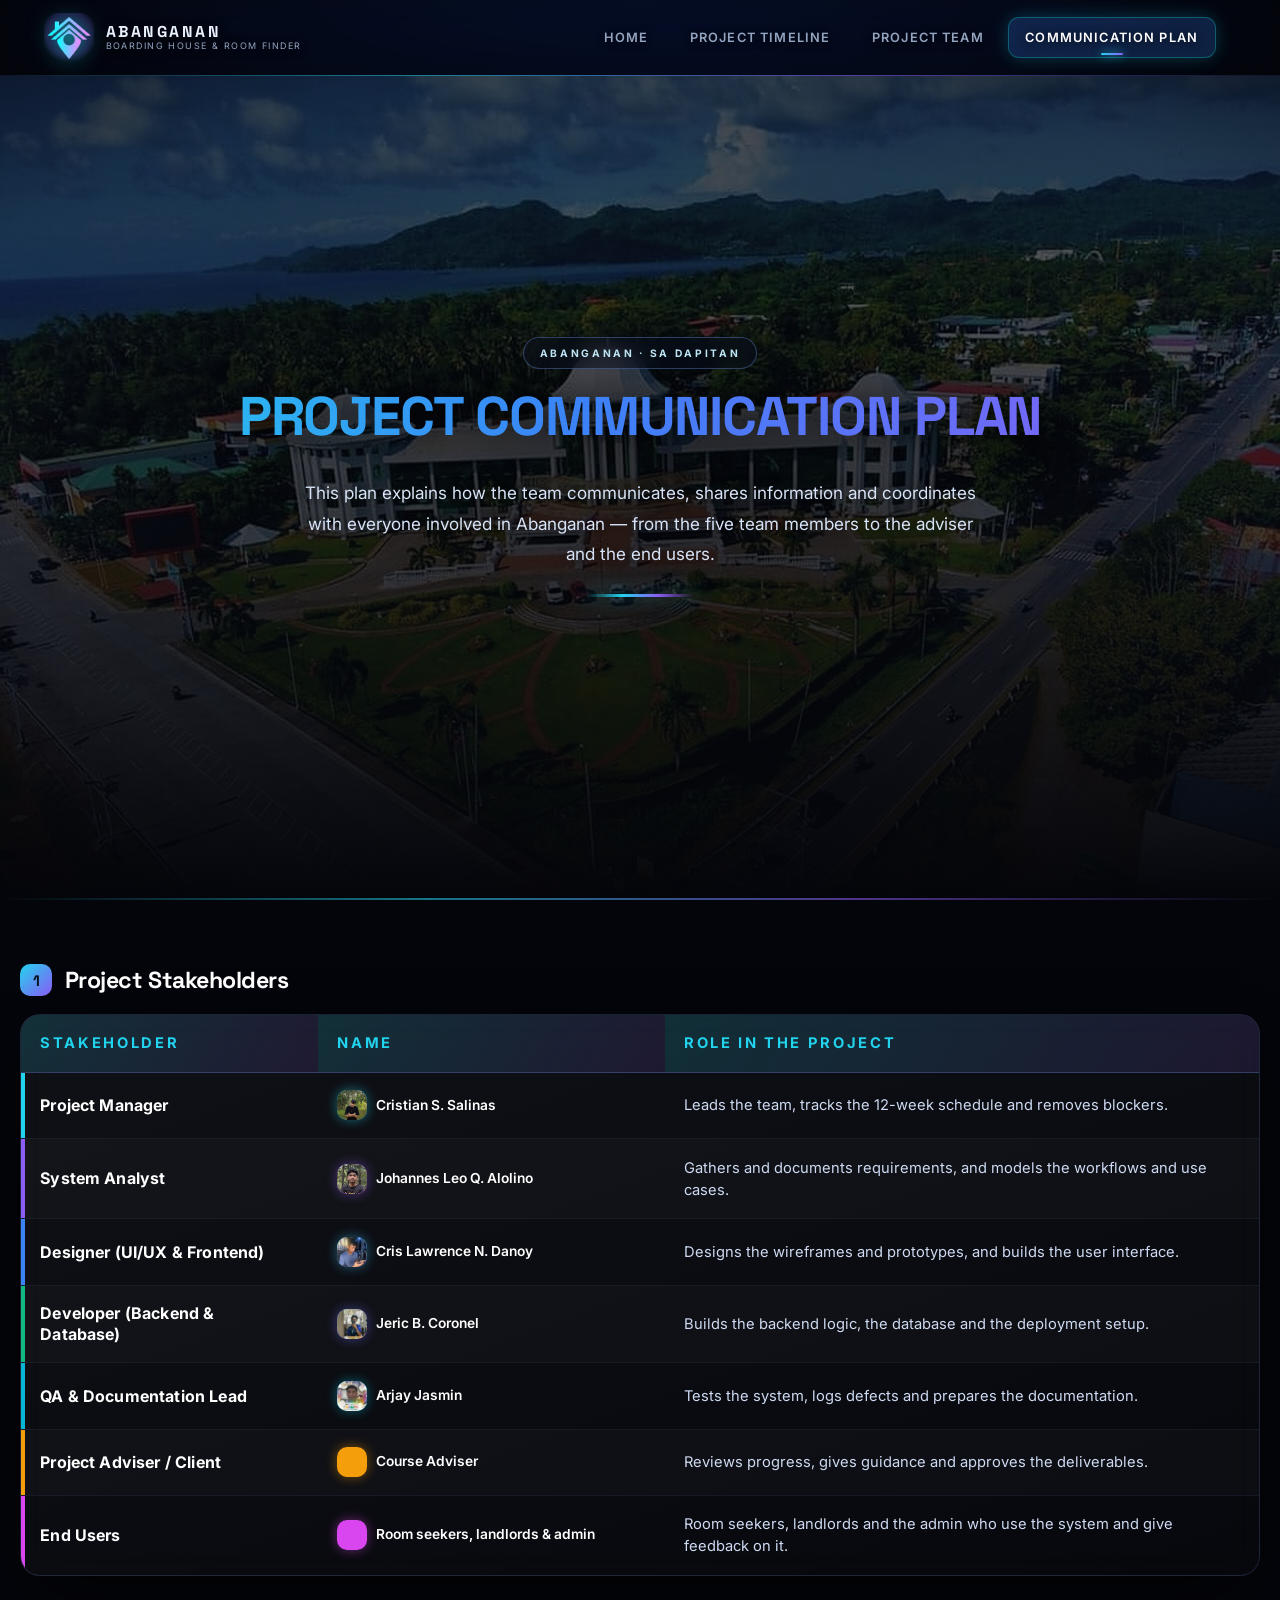
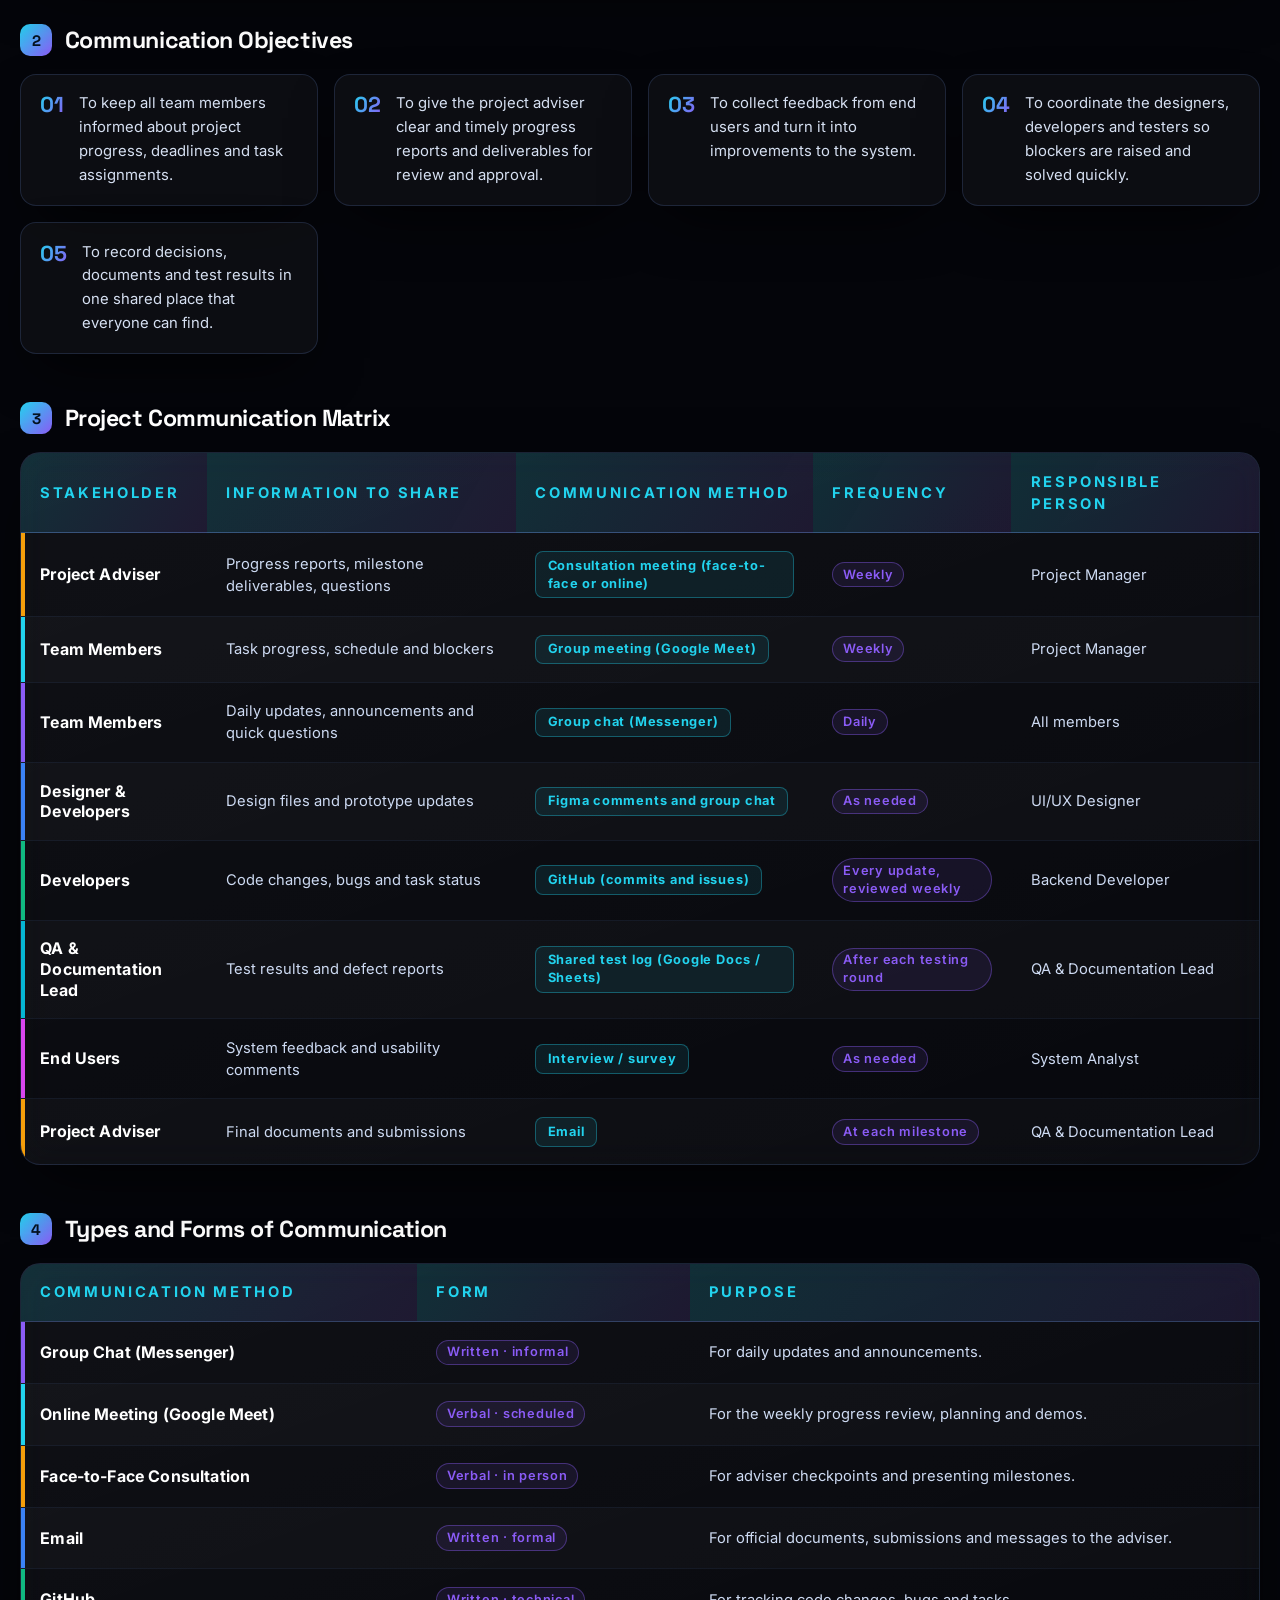
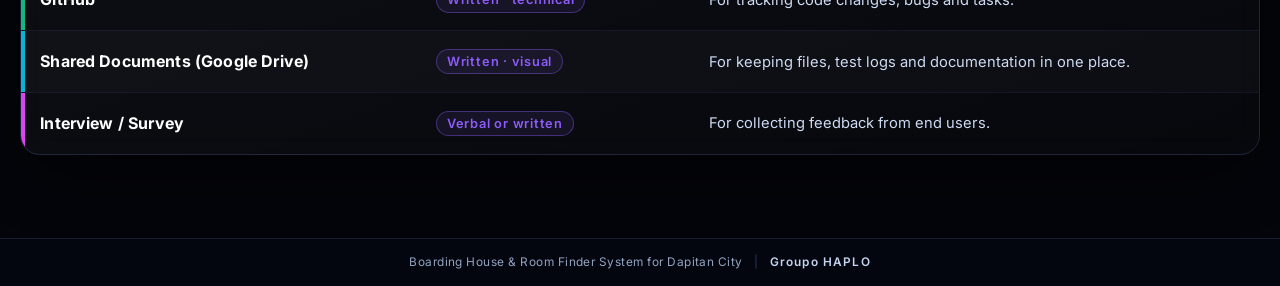
<file: Communication-plan.html>
<!DOCTYPE html>
<html lang="en">
<head>
<meta charset="UTF-8" />
<meta name="viewport" content="width=device-width, initial-scale=1.0" />
<title>Project Communication Plan — Abanganan</title>
<meta name="description" content="Abanganan: Boarding House and Room Finder System for Dapitan City — Project Portfolio" />
<link rel="icon" type="image/png" href="assets/logo.png" />
<link rel="apple-touch-icon" href="assets/logo.png" />
<link rel="preconnect" href="https://fonts.googleapis.com">
<link rel="preconnect" href="https://fonts.gstatic.com" crossorigin>
<link href="https://fonts.googleapis.com/css2?family=Space+Grotesk:wght@400;500;600;700&family=Inter:wght@300;400;500;600;700&display=swap" rel="stylesheet">
<link rel="stylesheet" href="css/style.css" />
</head>
<body>

<div class="bg-static" aria-hidden="true"></div>

<header class="nav" id="nav">
  <div class="nav-inner">
    <a class="brand" href="index.html">
      <span class="brand-mark"><img src="assets/logo.png" alt="" /></span>
      <span class="brand-text">
        <strong>ABANGANAN</strong>
        <small>BOARDING HOUSE &amp; ROOM FINDER</small>
      </span>
    </a>

    <nav class="nav-links" id="navLinks">
        <a href="index.html">HOME</a>
        <a href="project-timeline.html">PROJECT TIMELINE</a>
        <a href="project-team.html">PROJECT TEAM</a>
        <a href="communication-plan.html" class="active">COMMUNICATION PLAN</a>
    </nav>

    <div class="nav-end">
      <button class="hamburger" id="hamburger" aria-label="Toggle navigation" aria-expanded="false">
        <span></span><span></span><span></span>
      </button>
    </div>
  </div>
</header>

<div class="page-wrap">
<main class="page-view active">
  <section class="page-hero">
    <img class="ph-img" src="assets/hero.jpg" alt="Aerial view of Dapitan City" fetchpriority="high" />
    <div class="ph-veil" aria-hidden="true"></div>
    <div class="container ph-content">
      <span class="ph-eyebrow">ABANGANAN &middot; SA DAPITAN</span>
      <h1 class="ph-title grad-text cp-title">PROJECT COMMUNICATION PLAN</h1>
      <p class="ph-intro">This plan explains how the team communicates, shares information and coordinates with everyone involved in Abanganan &mdash; from the five team members to the adviser and the end users.</p>
      <div class="ph-divider"></div>
    </div>
  </section>

<section class="container team-org cp-section" id="communication">
    <h3 class="cp-sub" data-reveal><span class="cp-num">1</span> Project Stakeholders</h3>
    <div class="ade-table-wrap" data-reveal>
      <table class="ade-table rt-table cp-table cp-stake">
        <thead><tr><th>Stakeholder</th><th>Name</th><th>Role in the Project</th></tr></thead>
        <tbody>
          <tr style="--accent:#22d3ee">
            <td data-label="Stakeholder"><span class="ade-act">Project Manager</span></td>
            <td data-label="Name"><div class="rt-people"><span class="rt-person" style="--c1:#22d3ee;--c2:#3b82f6"><span class="rt-dot"><img src="assets/team/bossing.jpg" alt="" loading="lazy" onerror="this.remove();" /></span><span>Cristian S. Salinas</span></span></div></td>
            <td data-label="Role in the Project">Leads the team, tracks the 12-week schedule and removes blockers.</td>
          </tr>
          <tr style="--accent:#8b5cf6">
            <td data-label="Stakeholder"><span class="ade-act">System Analyst</span></td>
            <td data-label="Name"><div class="rt-people"><span class="rt-person" style="--c1:#8b5cf6;--c2:#d946ef"><span class="rt-dot"><img src="assets/team/leo.jpg" alt="" loading="lazy" onerror="this.remove();" /></span><span>Johannes Leo Q. Alolino</span></span></div></td>
            <td data-label="Role in the Project">Gathers and documents requirements, and models the workflows and use cases.</td>
          </tr>
          <tr style="--accent:#3b82f6">
            <td data-label="Stakeholder"><span class="ade-act">Designer (UI/UX &amp; Frontend)</span></td>
            <td data-label="Name"><div class="rt-people"><span class="rt-person" style="--c1:#38bdf8;--c2:#6366f1"><span class="rt-dot"><img src="assets/team/cris.jpg" alt="" loading="lazy" onerror="this.remove();" /></span><span>Cris Lawrence N. Danoy</span></span></div></td>
            <td data-label="Role in the Project">Designs the wireframes and prototypes, and builds the user interface.</td>
          </tr>
          <tr style="--accent:#10b981">
            <td data-label="Stakeholder"><span class="ade-act">Developer (Backend &amp; Database)</span></td>
            <td data-label="Name"><div class="rt-people"><span class="rt-person" style="--c1:#6366f1;--c2:#8b5cf6"><span class="rt-dot"><img src="assets/team/jeric.jpg" alt="" loading="lazy" onerror="this.remove();" /></span><span>Jeric B. Coronel</span></span></div></td>
            <td data-label="Role in the Project">Builds the backend logic, the database and the deployment setup.</td>
          </tr>
          <tr style="--accent:#06b6d4">
            <td data-label="Stakeholder"><span class="ade-act">QA &amp; Documentation Lead</span></td>
            <td data-label="Name"><div class="rt-people"><span class="rt-person" style="--c1:#06b6d4;--c2:#0ea5e9"><span class="rt-dot"><img src="assets/team/justin.jpg" alt="" loading="lazy" onerror="this.remove();" /></span><span>Arjay Jasmin</span></span></div></td>
            <td data-label="Role in the Project">Tests the system, logs defects and prepares the documentation.</td>
          </tr>
          <tr style="--accent:#f59e0b">
            <td data-label="Stakeholder"><span class="ade-act">Project Adviser / Client</span></td>
            <td data-label="Name"><div class="rt-people"><span class="rt-person" style="--c1:#f59e0b;--c2:#f59e0b"><span class="rt-dot cp-dot-icon" aria-hidden="true">&#9679;</span><span>Course Adviser</span></span></div></td>
            <td data-label="Role in the Project">Reviews progress, gives guidance and approves the deliverables.</td>
          </tr>
          <tr style="--accent:#d946ef">
            <td data-label="Stakeholder"><span class="ade-act">End Users</span></td>
            <td data-label="Name"><div class="rt-people"><span class="rt-person" style="--c1:#d946ef;--c2:#d946ef"><span class="rt-dot cp-dot-icon" aria-hidden="true">&#9679;</span><span>Room seekers, landlords &amp; admin</span></span></div></td>
            <td data-label="Role in the Project">Room seekers, landlords and the admin who use the system and give feedback on it.</td>
          </tr>
        </tbody>
      </table>
    </div>

    <h3 class="cp-sub" data-reveal><span class="cp-num">2</span> Communication Objectives</h3>
    <div class="cp-obj-grid">
      <div class="cp-obj" data-reveal><span class="cp-n">01</span><p>To keep all team members informed about project progress, deadlines and task assignments.</p></div>
      <div class="cp-obj" data-reveal><span class="cp-n">02</span><p>To give the project adviser clear and timely progress reports and deliverables for review and approval.</p></div>
      <div class="cp-obj" data-reveal><span class="cp-n">03</span><p>To collect feedback from end users and turn it into improvements to the system.</p></div>
      <div class="cp-obj" data-reveal><span class="cp-n">04</span><p>To coordinate the designers, developers and testers so blockers are raised and solved quickly.</p></div>
      <div class="cp-obj" data-reveal><span class="cp-n">05</span><p>To record decisions, documents and test results in one shared place that everyone can find.</p></div>
    </div>

    <h3 class="cp-sub" data-reveal><span class="cp-num">3</span> Project Communication Matrix</h3>
    <div class="ade-table-wrap" data-reveal>
      <table class="ade-table rt-table cp-table cp-matrix">
        <thead><tr><th>Stakeholder</th><th>Information to Share</th><th>Communication Method</th><th>Frequency</th><th>Responsible Person</th></tr></thead>
        <tbody>
          <tr style="--accent:#f59e0b">
            <td data-label="Stakeholder"><span class="ade-act">Project Adviser</span></td>
            <td data-label="Information to Share">Progress reports, milestone deliverables, questions</td>
            <td data-label="Communication Method"><span class="rt-role">Consultation meeting (face-to-face or online)</span></td>
            <td data-label="Frequency"><span class="rt-tag">Weekly</span></td>
            <td data-label="Responsible Person">Project Manager</td>
          </tr>
          <tr style="--accent:#22d3ee">
            <td data-label="Stakeholder"><span class="ade-act">Team Members</span></td>
            <td data-label="Information to Share">Task progress, schedule and blockers</td>
            <td data-label="Communication Method"><span class="rt-role">Group meeting (Google Meet)</span></td>
            <td data-label="Frequency"><span class="rt-tag">Weekly</span></td>
            <td data-label="Responsible Person">Project Manager</td>
          </tr>
          <tr style="--accent:#8b5cf6">
            <td data-label="Stakeholder"><span class="ade-act">Team Members</span></td>
            <td data-label="Information to Share">Daily updates, announcements and quick questions</td>
            <td data-label="Communication Method"><span class="rt-role">Group chat (Messenger)</span></td>
            <td data-label="Frequency"><span class="rt-tag">Daily</span></td>
            <td data-label="Responsible Person">All members</td>
          </tr>
          <tr style="--accent:#3b82f6">
            <td data-label="Stakeholder"><span class="ade-act">Designer &amp; Developers</span></td>
            <td data-label="Information to Share">Design files and prototype updates</td>
            <td data-label="Communication Method"><span class="rt-role">Figma comments and group chat</span></td>
            <td data-label="Frequency"><span class="rt-tag">As needed</span></td>
            <td data-label="Responsible Person">UI/UX Designer</td>
          </tr>
          <tr style="--accent:#10b981">
            <td data-label="Stakeholder"><span class="ade-act">Developers</span></td>
            <td data-label="Information to Share">Code changes, bugs and task status</td>
            <td data-label="Communication Method"><span class="rt-role">GitHub (commits and issues)</span></td>
            <td data-label="Frequency"><span class="rt-tag">Every update, reviewed weekly</span></td>
            <td data-label="Responsible Person">Backend Developer</td>
          </tr>
          <tr style="--accent:#06b6d4">
            <td data-label="Stakeholder"><span class="ade-act">QA &amp; Documentation Lead</span></td>
            <td data-label="Information to Share">Test results and defect reports</td>
            <td data-label="Communication Method"><span class="rt-role">Shared test log (Google Docs / Sheets)</span></td>
            <td data-label="Frequency"><span class="rt-tag">After each testing round</span></td>
            <td data-label="Responsible Person">QA &amp; Documentation Lead</td>
          </tr>
          <tr style="--accent:#d946ef">
            <td data-label="Stakeholder"><span class="ade-act">End Users</span></td>
            <td data-label="Information to Share">System feedback and usability comments</td>
            <td data-label="Communication Method"><span class="rt-role">Interview / survey</span></td>
            <td data-label="Frequency"><span class="rt-tag">As needed</span></td>
            <td data-label="Responsible Person">System Analyst</td>
          </tr>
          <tr style="--accent:#f59e0b">
            <td data-label="Stakeholder"><span class="ade-act">Project Adviser</span></td>
            <td data-label="Information to Share">Final documents and submissions</td>
            <td data-label="Communication Method"><span class="rt-role">Email</span></td>
            <td data-label="Frequency"><span class="rt-tag">At each milestone</span></td>
            <td data-label="Responsible Person">QA &amp; Documentation Lead</td>
          </tr>
        </tbody>
      </table>
    </div>

    <h3 class="cp-sub" data-reveal><span class="cp-num">4</span> Types and Forms of Communication</h3>
    <div class="ade-table-wrap" data-reveal>
      <table class="ade-table rt-table cp-table cp-types">
        <thead><tr><th>Communication Method</th><th>Form</th><th>Purpose</th></tr></thead>
        <tbody>
          <tr style="--accent:#8b5cf6">
            <td data-label="Communication Method"><span class="ade-act">Group Chat (Messenger)</span></td>
            <td data-label="Form"><span class="rt-tag">Written &middot; informal</span></td>
            <td data-label="Purpose">For daily updates and announcements.</td>
          </tr>
          <tr style="--accent:#22d3ee">
            <td data-label="Communication Method"><span class="ade-act">Online Meeting (Google Meet)</span></td>
            <td data-label="Form"><span class="rt-tag">Verbal &middot; scheduled</span></td>
            <td data-label="Purpose">For the weekly progress review, planning and demos.</td>
          </tr>
          <tr style="--accent:#f59e0b">
            <td data-label="Communication Method"><span class="ade-act">Face-to-Face Consultation</span></td>
            <td data-label="Form"><span class="rt-tag">Verbal &middot; in person</span></td>
            <td data-label="Purpose">For adviser checkpoints and presenting milestones.</td>
          </tr>
          <tr style="--accent:#3b82f6">
            <td data-label="Communication Method"><span class="ade-act">Email</span></td>
            <td data-label="Form"><span class="rt-tag">Written &middot; formal</span></td>
            <td data-label="Purpose">For official documents, submissions and messages to the adviser.</td>
          </tr>
          <tr style="--accent:#10b981">
            <td data-label="Communication Method"><span class="ade-act">GitHub</span></td>
            <td data-label="Form"><span class="rt-tag">Written &middot; technical</span></td>
            <td data-label="Purpose">For tracking code changes, bugs and tasks.</td>
          </tr>
          <tr style="--accent:#06b6d4">
            <td data-label="Communication Method"><span class="ade-act">Shared Documents (Google Drive)</span></td>
            <td data-label="Form"><span class="rt-tag">Written &middot; visual</span></td>
            <td data-label="Purpose">For keeping files, test logs and documentation in one place.</td>
          </tr>
          <tr style="--accent:#d946ef">
            <td data-label="Communication Method"><span class="ade-act">Interview / Survey</span></td>
            <td data-label="Form"><span class="rt-tag">Verbal or written</span></td>
            <td data-label="Purpose">For collecting feedback from end users.</td>
          </tr>
        </tbody>
      </table>
    </div>

</section>
</main>
</div><!-- /.page-wrap -->

<footer class="footer">
  <div class="container footer-inner">
    <a href="index.html">Boarding House &amp; Room Finder System for Dapitan City</a>
    <span class="footer-sep" aria-hidden="true">|</span>
    <span class="footer-group">Groupo HAPLO</span>
  </div>
</footer>

<script src="https://cdnjs.cloudflare.com/ajax/libs/gsap/3.12.5/gsap.min.js"></script>
<script src="js/main.js"></script>
<script src="js/animations.js"></script>
</body>
</html>
</file>
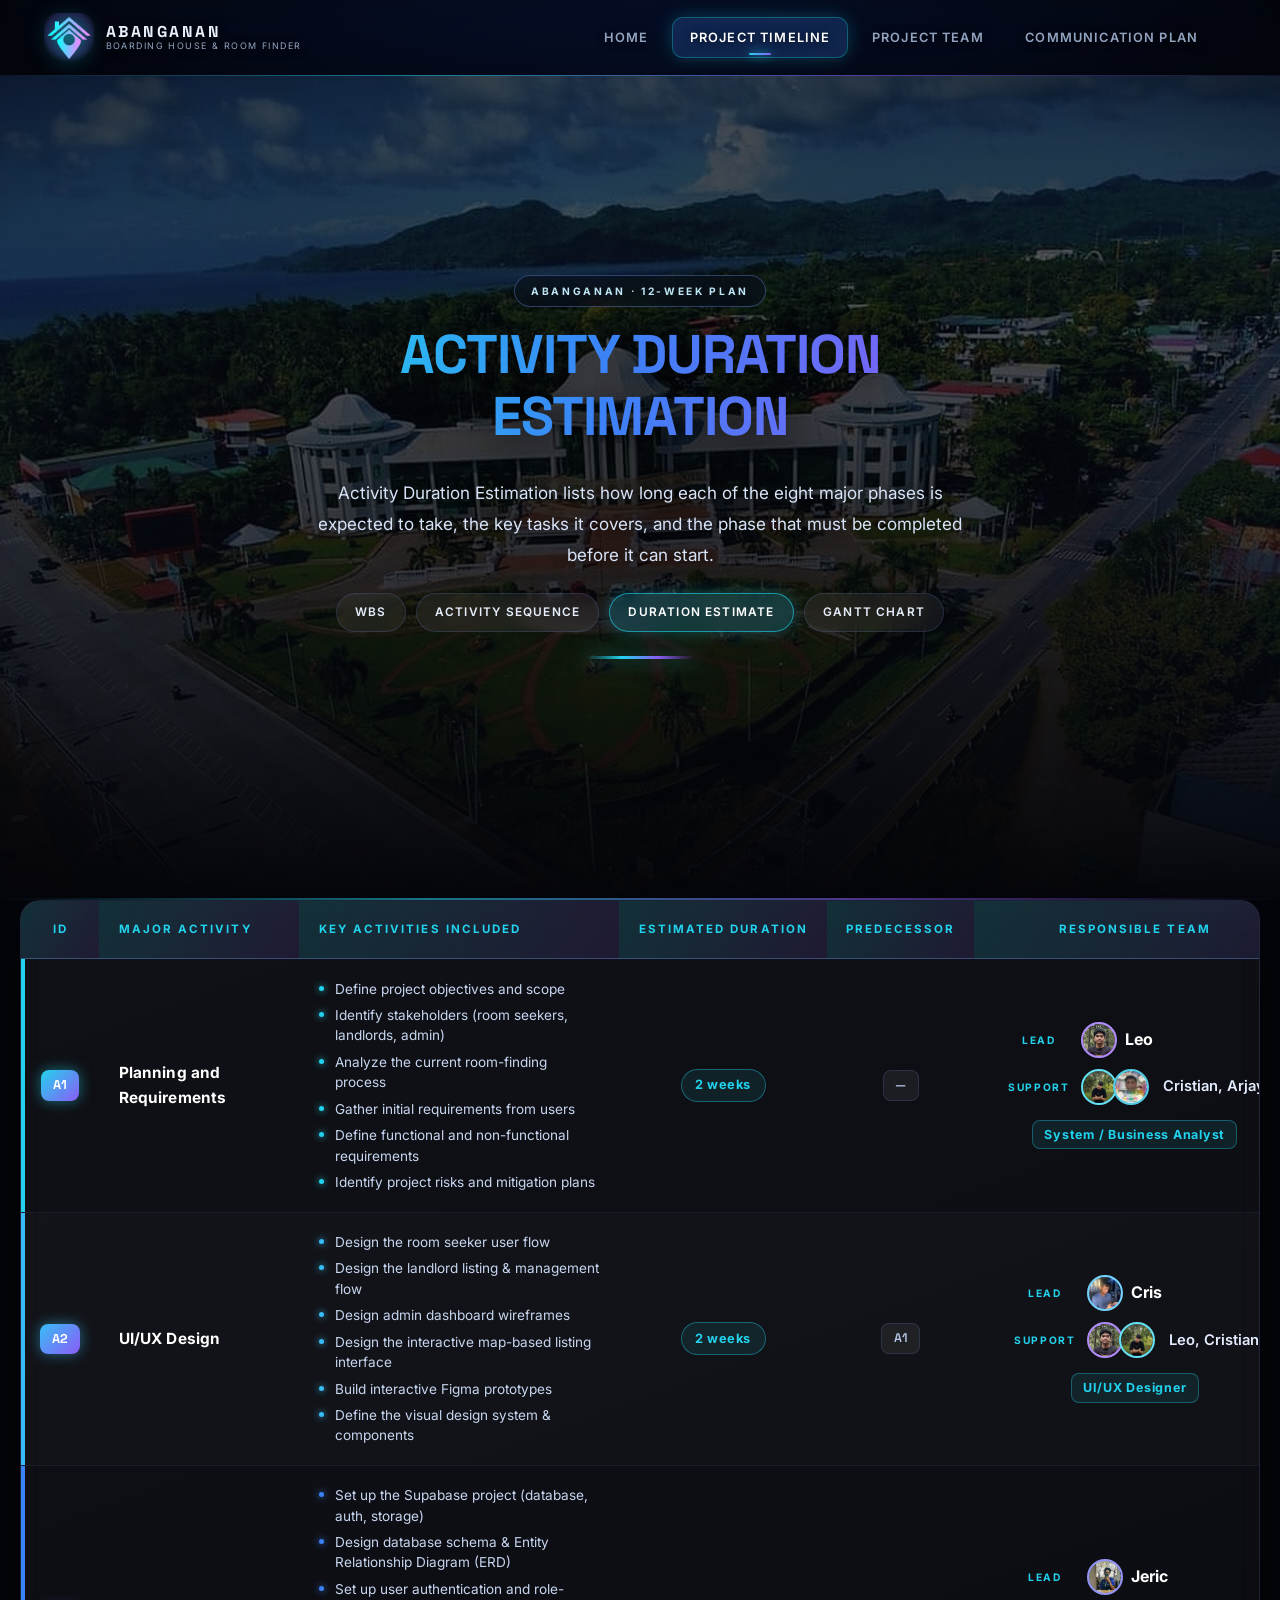
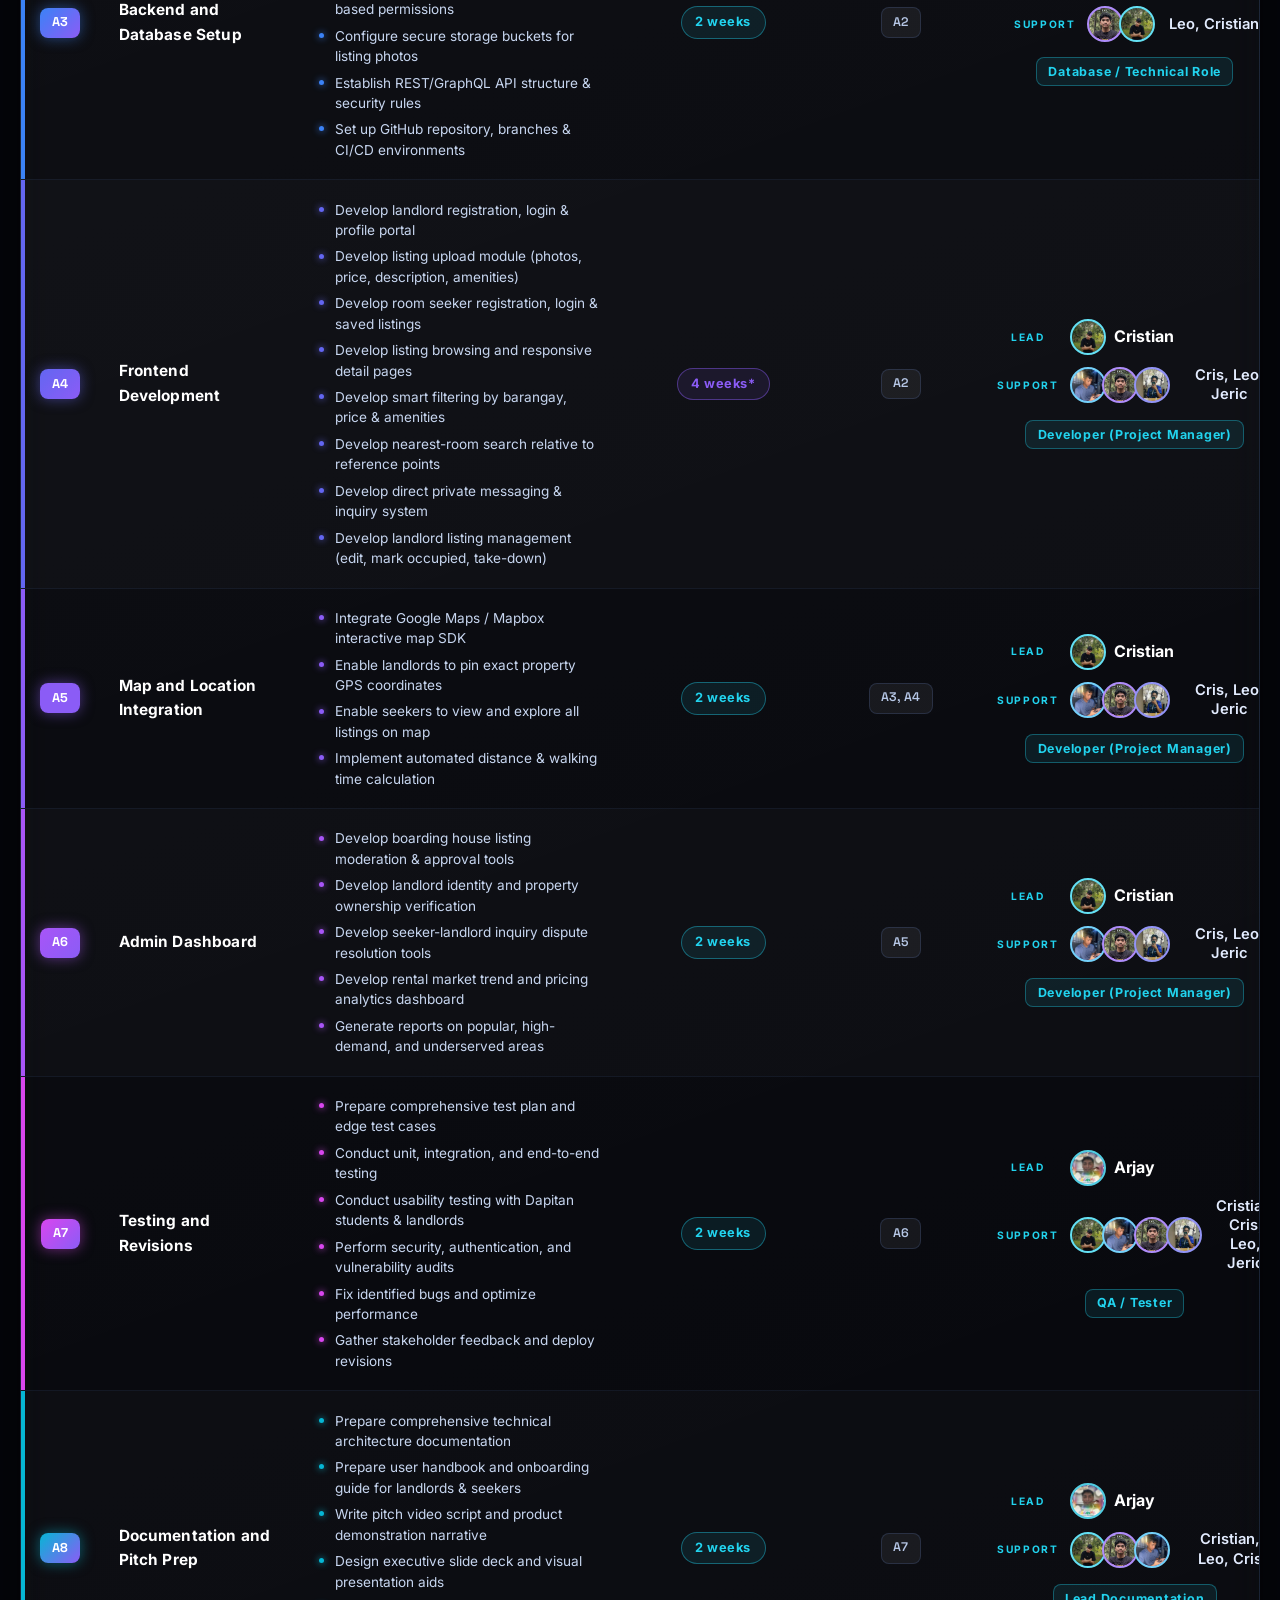
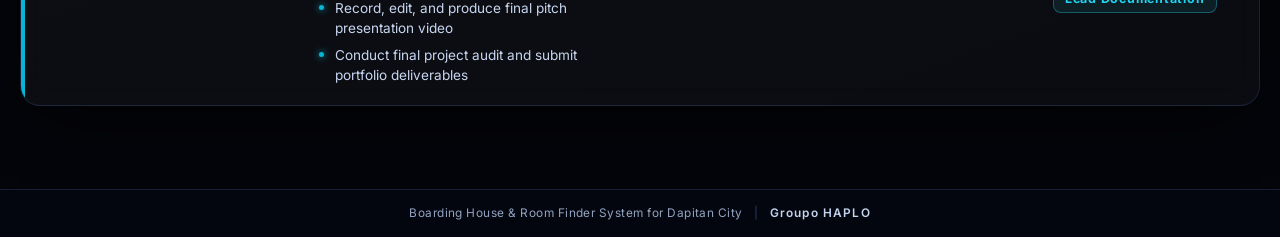
<file: duration-estimation.html>
<!DOCTYPE html>
<html lang="en">
<head>
<meta charset="UTF-8" />
<meta name="viewport" content="width=device-width, initial-scale=1.0" />
<title>Activity Duration Estimation — Abanganan</title>
<meta name="description" content="Abanganan: Boarding House and Room Finder System for Dapitan City — Project Portfolio" />
<link rel="icon" type="image/png" href="assets/logo.png" />
<link rel="apple-touch-icon" href="assets/logo.png" />
<link rel="preconnect" href="https://fonts.googleapis.com">
<link rel="preconnect" href="https://fonts.gstatic.com" crossorigin>
<link href="https://fonts.googleapis.com/css2?family=Space+Grotesk:wght@400;500;600;700&family=Inter:wght@300;400;500;600;700&display=swap" rel="stylesheet">
<link rel="stylesheet" href="css/style.css" />
</head>
<body>

<div class="bg-static" aria-hidden="true"></div>

<header class="nav" id="nav">
  <div class="nav-inner">
    <a class="brand" href="index.html">
      <span class="brand-mark"><img src="assets/logo.png" alt="" /></span>
      <span class="brand-text">
        <strong>ABANGANAN</strong>
        <small>BOARDING HOUSE &amp; ROOM FINDER</small>
      </span>
    </a>

    <nav class="nav-links" id="navLinks">
        <a href="index.html">HOME</a>
        <a href="project-timeline.html" class="active">PROJECT TIMELINE</a>
        <a href="project-team.html">PROJECT TEAM</a>
        <a href="communication-plan.html">COMMUNICATION PLAN</a>
    </nav>

    <div class="nav-end">
      <button class="hamburger" id="hamburger" aria-label="Toggle navigation" aria-expanded="false">
        <span></span><span></span><span></span>
      </button>
    </div>
  </div>
</header>

<div class="page-wrap">
<main class="page-view active">
  <section class="page-hero">
    <img class="ph-img" src="assets/hero.jpg" alt="Aerial view of Dapitan City" fetchpriority="high" />
    <div class="ph-veil" aria-hidden="true"></div>

    <div class="container ph-content">
      <span class="ph-eyebrow">ABANGANAN &middot; 12-WEEK PLAN</span>
      <h1 class="ph-title grad-text">ACTIVITY DURATION ESTIMATION</h1>
      <p class="ph-intro">Activity Duration Estimation lists how long each of the eight major phases is expected to take, the key tasks it covers, and the phase that must be completed before it can start.</p>
            <nav class="sub-nav" aria-label="Project pages"><a class="sub-chip" href="wbs.html">WBS</a><a class="sub-chip" href="activity-sequence.html">Activity Sequence</a><a class="sub-chip active" href="duration-estimation.html">Duration Estimate</a><a class="sub-chip" href="gantt-chart.html">Gantt Chart</a></nav>
      <div class="ph-divider"></div>
    </div>

  </section>

<section class="container" style="padding-bottom:3rem;">
    <div class="ade-table-wrap" data-reveal>
      <table class="ade-table">
        <thead>
          <tr>
            <th>ID</th><th>Major Activity</th><th>Key Activities Included</th>
            <th>Estimated Duration</th><th>Predecessor</th><th>Responsible Team</th>
          </tr>
        </thead>
        <tbody>
          <tr style="--accent:#22d3ee">
            <td data-label="ID"><span class="ade-id">A1</span></td>
            <td data-label="Major Activity"><span class="ade-act">Planning and Requirements</span></td>
            <td data-label="Key Activities">
              <ul class="ade-tasks">
                <li>Define project objectives and scope</li>
                <li>Identify stakeholders (room seekers, landlords, admin)</li>
                <li>Analyze the current room-finding process</li>
                <li>Gather initial requirements from users</li>
                <li>Define functional and non-functional requirements</li>
                <li>Identify project risks and mitigation plans</li>
              </ul>
            </td>
            <td data-label="Duration"><span class="ade-dur">2 weeks</span></td>
            <td data-label="Predecessor"><span class="ade-pred">—</span></td>
          <td data-label="Responsible Team"><div class="ade-team"><span class="own"><span class="own-row"><span class="own-l">LEAD</span><span class="own-av" title="Johannes Leo Q. Alolino" style="--c1:#8b5cf6;--c2:#d946ef"><img src="assets/team/leo.jpg" alt="Johannes Leo Q. Alolino" loading="lazy" onerror="this.remove();" /></span><span class="own-n">Leo</span></span><span class="own-row"><span class="own-l">SUPPORT</span><span class="own-av" title="Cristian S. Salinas" style="--c1:#22d3ee;--c2:#3b82f6"><img src="assets/team/bossing.jpg" alt="Cristian S. Salinas" loading="lazy" onerror="this.remove();" /></span><span class="own-av" title="Arjay Jasmin" style="--c1:#06b6d4;--c2:#0ea5e9"><img src="assets/team/justin.jpg" alt="Arjay Jasmin" loading="lazy" onerror="this.remove();" /></span> <span class="own-names">Cristian, Arjay</span></span></span><span class="rt-role">System / Business Analyst</span></div></td>
          </tr>
          <tr style="--accent:#38bdf8">
            <td data-label="ID"><span class="ade-id">A2</span></td>
            <td data-label="Major Activity"><span class="ade-act">UI/UX Design</span></td>
            <td data-label="Key Activities">
              <ul class="ade-tasks">
                <li>Design the room seeker user flow</li>
                <li>Design the landlord listing & management flow</li>
                <li>Design admin dashboard wireframes</li>
                <li>Design the interactive map-based listing interface</li>
                <li>Build interactive Figma prototypes</li>
                <li>Define the visual design system & components</li>
              </ul>
            </td>
            <td data-label="Duration"><span class="ade-dur">2 weeks</span></td>
            <td data-label="Predecessor"><span class="ade-pred">A1</span></td>
          <td data-label="Responsible Team"><div class="ade-team"><span class="own"><span class="own-row"><span class="own-l">LEAD</span><span class="own-av" title="Cris Lawrence N. Danoy" style="--c1:#38bdf8;--c2:#6366f1"><img src="assets/team/cris.jpg" alt="Cris Lawrence N. Danoy" loading="lazy" onerror="this.remove();" /></span><span class="own-n">Cris</span></span><span class="own-row"><span class="own-l">SUPPORT</span><span class="own-av" title="Johannes Leo Q. Alolino" style="--c1:#8b5cf6;--c2:#d946ef"><img src="assets/team/leo.jpg" alt="Johannes Leo Q. Alolino" loading="lazy" onerror="this.remove();" /></span><span class="own-av" title="Cristian S. Salinas" style="--c1:#22d3ee;--c2:#3b82f6"><img src="assets/team/bossing.jpg" alt="Cristian S. Salinas" loading="lazy" onerror="this.remove();" /></span> <span class="own-names">Leo, Cristian</span></span></span><span class="rt-role">UI/UX Designer</span></div></td>
          </tr>
          <tr style="--accent:#3b82f6">
            <td data-label="ID"><span class="ade-id">A3</span></td>
            <td data-label="Major Activity"><span class="ade-act">Backend and Database Setup</span></td>
            <td data-label="Key Activities">
              <ul class="ade-tasks">
                <li>Set up the Supabase project (database, auth, storage)</li>
                <li>Design database schema & Entity Relationship Diagram (ERD)</li>
                <li>Set up user authentication and role-based permissions</li>
                <li>Configure secure storage buckets for listing photos</li>
                <li>Establish REST/GraphQL API structure & security rules</li>
                <li>Set up GitHub repository, branches & CI/CD environments</li>
              </ul>
            </td>
            <td data-label="Duration"><span class="ade-dur">2 weeks</span></td>
            <td data-label="Predecessor"><span class="ade-pred">A2</span></td>
          <td data-label="Responsible Team"><div class="ade-team"><span class="own"><span class="own-row"><span class="own-l">LEAD</span><span class="own-av" title="Jeric B. Coronel" style="--c1:#6366f1;--c2:#8b5cf6"><img src="assets/team/jeric.jpg" alt="Jeric B. Coronel" loading="lazy" onerror="this.remove();" /></span><span class="own-n">Jeric</span></span><span class="own-row"><span class="own-l">SUPPORT</span><span class="own-av" title="Johannes Leo Q. Alolino" style="--c1:#8b5cf6;--c2:#d946ef"><img src="assets/team/leo.jpg" alt="Johannes Leo Q. Alolino" loading="lazy" onerror="this.remove();" /></span><span class="own-av" title="Cristian S. Salinas" style="--c1:#22d3ee;--c2:#3b82f6"><img src="assets/team/bossing.jpg" alt="Cristian S. Salinas" loading="lazy" onerror="this.remove();" /></span> <span class="own-names">Leo, Cristian</span></span></span><span class="rt-role">Database / Technical Role</span></div></td>
          </tr>
          <tr style="--accent:#6366f1">
            <td data-label="ID"><span class="ade-id">A4</span></td>
            <td data-label="Major Activity"><span class="ade-act">Frontend Development</span></td>
            <td data-label="Key Activities">
              <ul class="ade-tasks">
                <li>Develop landlord registration, login & profile portal</li>
                <li>Develop listing upload module (photos, price, description, amenities)</li>
                <li>Develop room seeker registration, login & saved listings</li>
                <li>Develop listing browsing and responsive detail pages</li>
                <li>Develop smart filtering by barangay, price & amenities</li>
                <li>Develop nearest-room search relative to reference points</li>
                <li>Develop direct private messaging & inquiry system</li>
                <li>Develop landlord listing management (edit, mark occupied, take-down)</li>
              </ul>
            </td>
            <td data-label="Duration"><span class="ade-dur star">4 weeks*</span></td>
            <td data-label="Predecessor"><span class="ade-pred">A2</span></td>
          <td data-label="Responsible Team"><div class="ade-team"><span class="own"><span class="own-row"><span class="own-l">LEAD</span><span class="own-av" title="Cristian S. Salinas" style="--c1:#22d3ee;--c2:#3b82f6"><img src="assets/team/bossing.jpg" alt="Cristian S. Salinas" loading="lazy" onerror="this.remove();" /></span><span class="own-n">Cristian</span></span><span class="own-row"><span class="own-l">SUPPORT</span><span class="own-av" title="Cris Lawrence N. Danoy" style="--c1:#38bdf8;--c2:#6366f1"><img src="assets/team/cris.jpg" alt="Cris Lawrence N. Danoy" loading="lazy" onerror="this.remove();" /></span><span class="own-av" title="Johannes Leo Q. Alolino" style="--c1:#8b5cf6;--c2:#d946ef"><img src="assets/team/leo.jpg" alt="Johannes Leo Q. Alolino" loading="lazy" onerror="this.remove();" /></span><span class="own-av" title="Jeric B. Coronel" style="--c1:#6366f1;--c2:#8b5cf6"><img src="assets/team/jeric.jpg" alt="Jeric B. Coronel" loading="lazy" onerror="this.remove();" /></span> <span class="own-names">Cris, Leo, Jeric</span></span></span><span class="rt-role">Developer (Project Manager)</span></div></td>
          </tr>
          <tr style="--accent:#8b5cf6">
            <td data-label="ID"><span class="ade-id">A5</span></td>
            <td data-label="Major Activity"><span class="ade-act">Map and Location Integration</span></td>
            <td data-label="Key Activities">
              <ul class="ade-tasks">
                <li>Integrate Google Maps / Mapbox interactive map SDK</li>
                <li>Enable landlords to pin exact property GPS coordinates</li>
                <li>Enable seekers to view and explore all listings on map</li>
                <li>Implement automated distance & walking time calculation</li>
              </ul>
            </td>
            <td data-label="Duration"><span class="ade-dur">2 weeks</span></td>
            <td data-label="Predecessor"><span class="ade-pred">A3, A4</span></td>
          <td data-label="Responsible Team"><div class="ade-team"><span class="own"><span class="own-row"><span class="own-l">LEAD</span><span class="own-av" title="Cristian S. Salinas" style="--c1:#22d3ee;--c2:#3b82f6"><img src="assets/team/bossing.jpg" alt="Cristian S. Salinas" loading="lazy" onerror="this.remove();" /></span><span class="own-n">Cristian</span></span><span class="own-row"><span class="own-l">SUPPORT</span><span class="own-av" title="Cris Lawrence N. Danoy" style="--c1:#38bdf8;--c2:#6366f1"><img src="assets/team/cris.jpg" alt="Cris Lawrence N. Danoy" loading="lazy" onerror="this.remove();" /></span><span class="own-av" title="Johannes Leo Q. Alolino" style="--c1:#8b5cf6;--c2:#d946ef"><img src="assets/team/leo.jpg" alt="Johannes Leo Q. Alolino" loading="lazy" onerror="this.remove();" /></span><span class="own-av" title="Jeric B. Coronel" style="--c1:#6366f1;--c2:#8b5cf6"><img src="assets/team/jeric.jpg" alt="Jeric B. Coronel" loading="lazy" onerror="this.remove();" /></span> <span class="own-names">Cris, Leo, Jeric</span></span></span><span class="rt-role">Developer (Project Manager)</span></div></td>
          </tr>
          <tr style="--accent:#a855f7">
            <td data-label="ID"><span class="ade-id">A6</span></td>
            <td data-label="Major Activity"><span class="ade-act">Admin Dashboard</span></td>
            <td data-label="Key Activities">
              <ul class="ade-tasks">
                <li>Develop boarding house listing moderation & approval tools</li>
                <li>Develop landlord identity and property ownership verification</li>
                <li>Develop seeker-landlord inquiry dispute resolution tools</li>
                <li>Develop rental market trend and pricing analytics dashboard</li>
                <li>Generate reports on popular, high-demand, and underserved areas</li>
              </ul>
            </td>
            <td data-label="Duration"><span class="ade-dur">2 weeks</span></td>
            <td data-label="Predecessor"><span class="ade-pred">A5</span></td>
          <td data-label="Responsible Team"><div class="ade-team"><span class="own"><span class="own-row"><span class="own-l">LEAD</span><span class="own-av" title="Cristian S. Salinas" style="--c1:#22d3ee;--c2:#3b82f6"><img src="assets/team/bossing.jpg" alt="Cristian S. Salinas" loading="lazy" onerror="this.remove();" /></span><span class="own-n">Cristian</span></span><span class="own-row"><span class="own-l">SUPPORT</span><span class="own-av" title="Cris Lawrence N. Danoy" style="--c1:#38bdf8;--c2:#6366f1"><img src="assets/team/cris.jpg" alt="Cris Lawrence N. Danoy" loading="lazy" onerror="this.remove();" /></span><span class="own-av" title="Johannes Leo Q. Alolino" style="--c1:#8b5cf6;--c2:#d946ef"><img src="assets/team/leo.jpg" alt="Johannes Leo Q. Alolino" loading="lazy" onerror="this.remove();" /></span><span class="own-av" title="Jeric B. Coronel" style="--c1:#6366f1;--c2:#8b5cf6"><img src="assets/team/jeric.jpg" alt="Jeric B. Coronel" loading="lazy" onerror="this.remove();" /></span> <span class="own-names">Cris, Leo, Jeric</span></span></span><span class="rt-role">Developer (Project Manager)</span></div></td>
          </tr>
          <tr style="--accent:#d946ef">
            <td data-label="ID"><span class="ade-id">A7</span></td>
            <td data-label="Major Activity"><span class="ade-act">Testing and Revisions</span></td>
            <td data-label="Key Activities">
              <ul class="ade-tasks">
                <li>Prepare comprehensive test plan and edge test cases</li>
                <li>Conduct unit, integration, and end-to-end testing</li>
                <li>Conduct usability testing with Dapitan students & landlords</li>
                <li>Perform security, authentication, and vulnerability audits</li>
                <li>Fix identified bugs and optimize performance</li>
                <li>Gather stakeholder feedback and deploy revisions</li>
              </ul>
            </td>
            <td data-label="Duration"><span class="ade-dur">2 weeks</span></td>
            <td data-label="Predecessor"><span class="ade-pred">A6</span></td>
          <td data-label="Responsible Team"><div class="ade-team"><span class="own"><span class="own-row"><span class="own-l">LEAD</span><span class="own-av" title="Arjay Jasmin" style="--c1:#06b6d4;--c2:#0ea5e9"><img src="assets/team/justin.jpg" alt="Arjay Jasmin" loading="lazy" onerror="this.remove();" /></span><span class="own-n">Arjay</span></span><span class="own-row"><span class="own-l">SUPPORT</span><span class="own-av" title="Cristian S. Salinas" style="--c1:#22d3ee;--c2:#3b82f6"><img src="assets/team/bossing.jpg" alt="Cristian S. Salinas" loading="lazy" onerror="this.remove();" /></span><span class="own-av" title="Cris Lawrence N. Danoy" style="--c1:#38bdf8;--c2:#6366f1"><img src="assets/team/cris.jpg" alt="Cris Lawrence N. Danoy" loading="lazy" onerror="this.remove();" /></span><span class="own-av" title="Johannes Leo Q. Alolino" style="--c1:#8b5cf6;--c2:#d946ef"><img src="assets/team/leo.jpg" alt="Johannes Leo Q. Alolino" loading="lazy" onerror="this.remove();" /></span><span class="own-av" title="Jeric B. Coronel" style="--c1:#6366f1;--c2:#8b5cf6"><img src="assets/team/jeric.jpg" alt="Jeric B. Coronel" loading="lazy" onerror="this.remove();" /></span> <span class="own-names">Cristian, Cris, Leo, Jeric</span></span></span><span class="rt-role">QA / Tester</span></div></td>
          </tr>
          <tr style="--accent:#06b6d4">
            <td data-label="ID"><span class="ade-id">A8</span></td>
            <td data-label="Major Activity"><span class="ade-act">Documentation and Pitch Prep</span></td>
            <td data-label="Key Activities">
              <ul class="ade-tasks">
                <li>Prepare comprehensive technical architecture documentation</li>
                <li>Prepare user handbook and onboarding guide for landlords & seekers</li>
                <li>Write pitch video script and product demonstration narrative</li>
                <li>Design executive slide deck and visual presentation aids</li>
                <li>Record, edit, and produce final pitch presentation video</li>
                <li>Conduct final project audit and submit portfolio deliverables</li>
              </ul>
            </td>
            <td data-label="Duration"><span class="ade-dur">2 weeks</span></td>
            <td data-label="Predecessor"><span class="ade-pred">A7</span></td>
          <td data-label="Responsible Team"><div class="ade-team"><span class="own"><span class="own-row"><span class="own-l">LEAD</span><span class="own-av" title="Arjay Jasmin" style="--c1:#06b6d4;--c2:#0ea5e9"><img src="assets/team/justin.jpg" alt="Arjay Jasmin" loading="lazy" onerror="this.remove();" /></span><span class="own-n">Arjay</span></span><span class="own-row"><span class="own-l">SUPPORT</span><span class="own-av" title="Cristian S. Salinas" style="--c1:#22d3ee;--c2:#3b82f6"><img src="assets/team/bossing.jpg" alt="Cristian S. Salinas" loading="lazy" onerror="this.remove();" /></span><span class="own-av" title="Johannes Leo Q. Alolino" style="--c1:#8b5cf6;--c2:#d946ef"><img src="assets/team/leo.jpg" alt="Johannes Leo Q. Alolino" loading="lazy" onerror="this.remove();" /></span><span class="own-av" title="Cris Lawrence N. Danoy" style="--c1:#38bdf8;--c2:#6366f1"><img src="assets/team/cris.jpg" alt="Cris Lawrence N. Danoy" loading="lazy" onerror="this.remove();" /></span> <span class="own-names">Cristian, Leo, Cris</span></span></span><span class="rt-role">Lead Documentation</span></div></td>
          </tr>
        </tbody>
      </table>
    </div>
  </section>


<!-- =========================================================
     VIEW: GC
     ========================================================= -->
</main>
</div><!-- /.page-wrap -->

<footer class="footer">
  <div class="container footer-inner">
    <a href="index.html">Boarding House &amp; Room Finder System for Dapitan City</a>
    <span class="footer-sep" aria-hidden="true">|</span>
    <span class="footer-group">Groupo HAPLO</span>
  </div>
</footer>

<script src="https://cdnjs.cloudflare.com/ajax/libs/gsap/3.12.5/gsap.min.js"></script>
<script src="js/main.js"></script>
<script src="js/animations.js"></script>

</body>
</html>
</file>
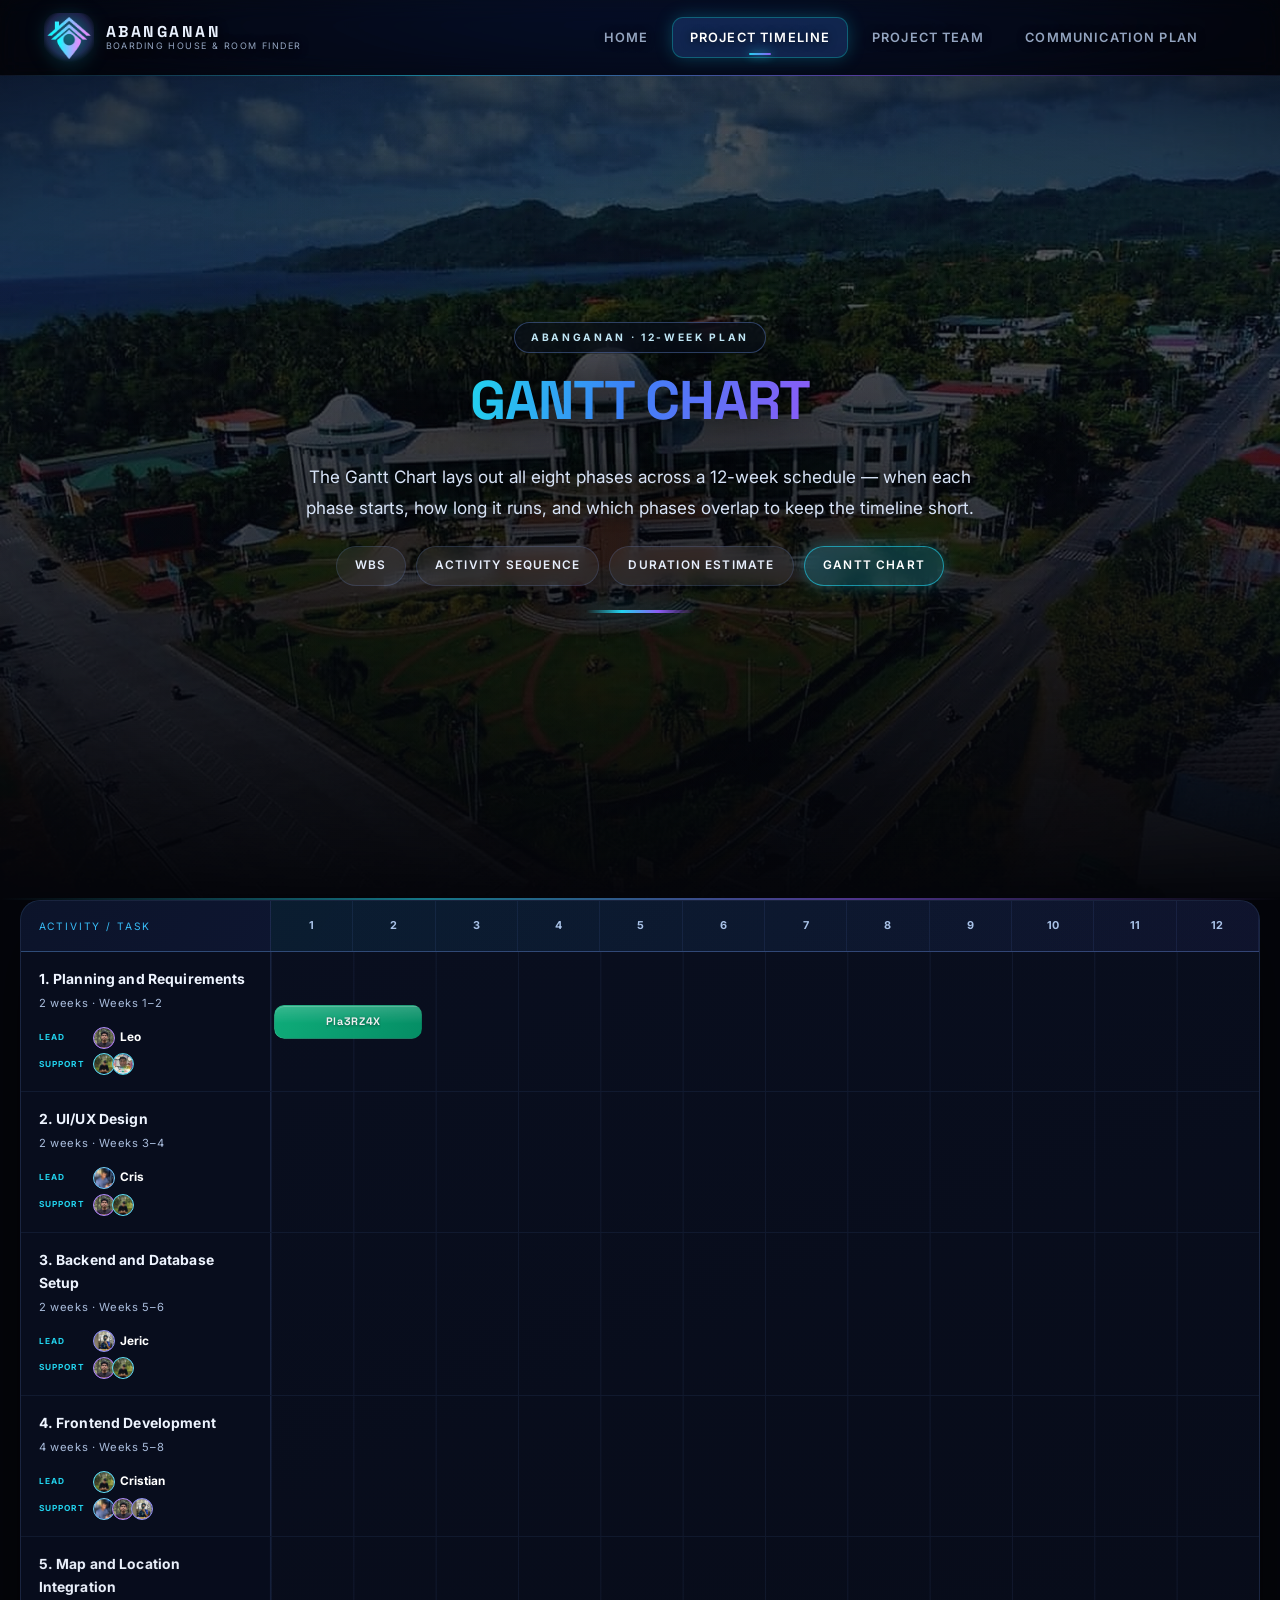
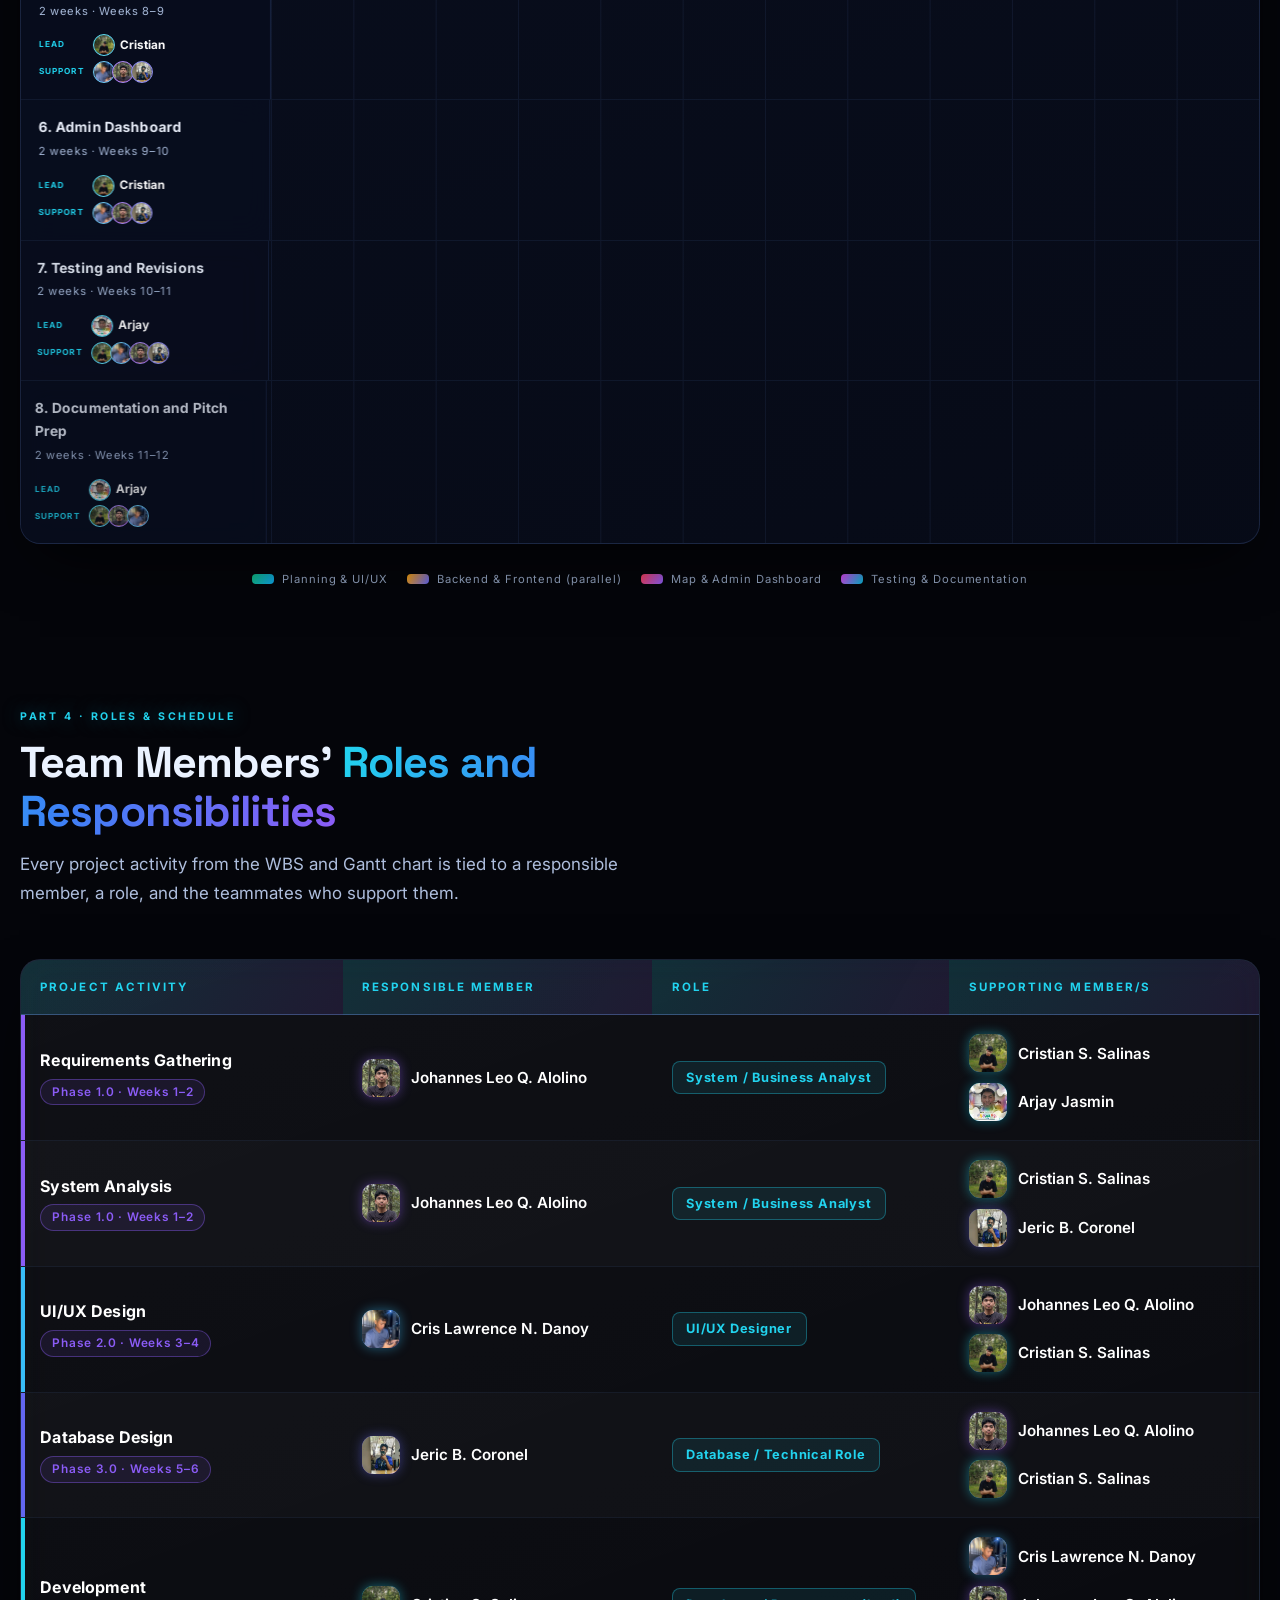
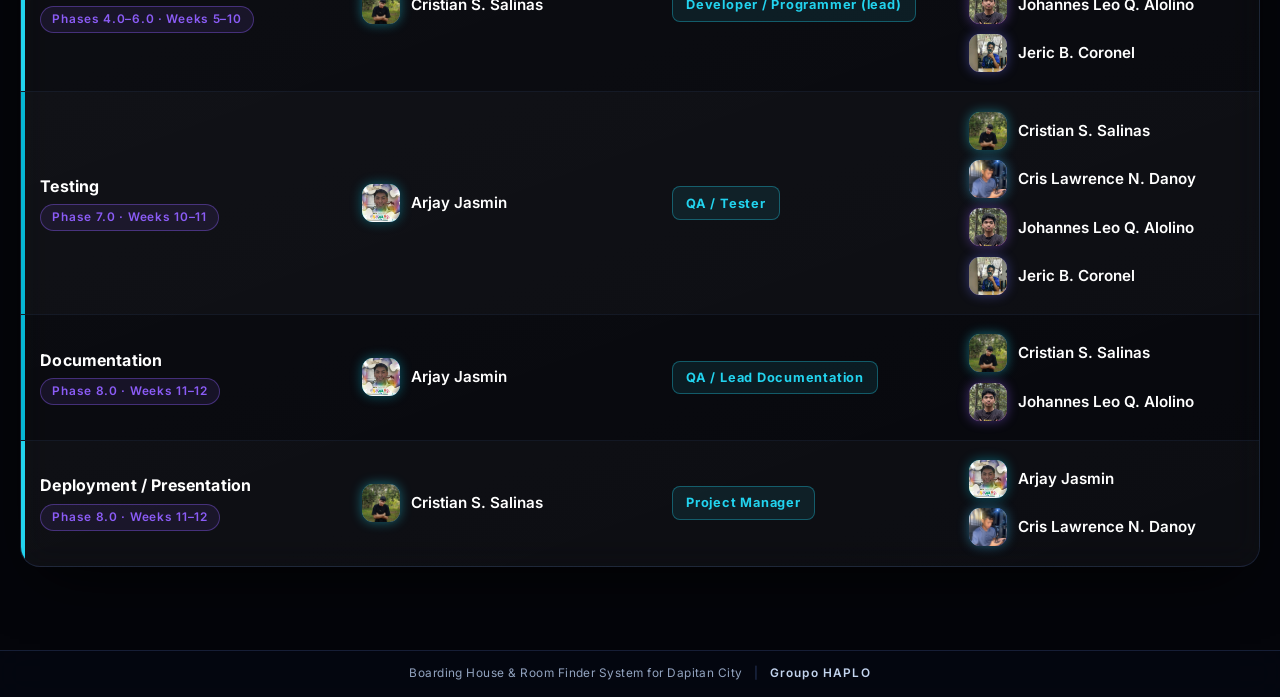
<file: gantt-chart.html>
<!DOCTYPE html>
<html lang="en">
<head>
<meta charset="UTF-8" />
<meta name="viewport" content="width=device-width, initial-scale=1.0" />
<title>Gantt Chart — Abanganan</title>
<meta name="description" content="Abanganan: Boarding House and Room Finder System for Dapitan City — Project Portfolio" />
<link rel="icon" type="image/png" href="assets/logo.png" />
<link rel="apple-touch-icon" href="assets/logo.png" />
<link rel="preconnect" href="https://fonts.googleapis.com">
<link rel="preconnect" href="https://fonts.gstatic.com" crossorigin>
<link href="https://fonts.googleapis.com/css2?family=Space+Grotesk:wght@400;500;600;700&family=Inter:wght@300;400;500;600;700&display=swap" rel="stylesheet">
<link rel="stylesheet" href="css/style.css" />
</head>
<body>

<div class="bg-static" aria-hidden="true"></div>

<header class="nav" id="nav">
  <div class="nav-inner">
    <a class="brand" href="index.html">
      <span class="brand-mark"><img src="assets/logo.png" alt="" /></span>
      <span class="brand-text">
        <strong>ABANGANAN</strong>
        <small>BOARDING HOUSE &amp; ROOM FINDER</small>
      </span>
    </a>

    <nav class="nav-links" id="navLinks">
        <a href="index.html">HOME</a>
        <a href="project-timeline.html" class="active">PROJECT TIMELINE</a>
        <a href="project-team.html">PROJECT TEAM</a>
        <a href="communication-plan.html">COMMUNICATION PLAN</a>
    </nav>

    <div class="nav-end">
      <button class="hamburger" id="hamburger" aria-label="Toggle navigation" aria-expanded="false">
        <span></span><span></span><span></span>
      </button>
    </div>
  </div>
</header>

<div class="page-wrap">
<main class="page-view active">
  <section class="page-hero">
    <img class="ph-img" src="assets/hero.jpg" alt="Aerial view of Dapitan City" fetchpriority="high" />
    <div class="ph-veil" aria-hidden="true"></div>

    <div class="container ph-content">
      <span class="ph-eyebrow">ABANGANAN &middot; 12-WEEK PLAN</span>
      <h1 class="ph-title grad-text">GANTT CHART</h1>
      <p class="ph-intro">The Gantt Chart lays out all eight phases across a 12-week schedule &mdash; when each phase starts, how long it runs, and which phases overlap to keep the timeline short.</p>
            <nav class="sub-nav" aria-label="Project pages"><a class="sub-chip" href="wbs.html">WBS</a><a class="sub-chip" href="activity-sequence.html">Activity Sequence</a><a class="sub-chip" href="duration-estimation.html">Duration Estimate</a><a class="sub-chip active" href="gantt-chart.html">Gantt Chart</a></nav>
      <div class="ph-divider"></div>
    </div>

  </section>

<section class="container" style="padding-bottom:3rem;">
    <div class="gantt-shell" data-reveal>
      <div class="gantt-scroll">
        <div class="gantt-inner">
          <div class="gantt-head">
            <div class="g-label">Activity / Task</div>
            <div class="g-weeks">
              <span>1</span><span>2</span><span>3</span><span>4</span><span>5</span><span>6</span><span>7</span><span>8</span><span>9</span><span>10</span><span>11</span><span>12</span>
            </div>
          </div>

          <div class="gantt-row">
            <div class="g-task"><span class="t-name">1. Planning and Requirements</span><span class="t-meta">2 weeks &middot; Weeks 1–2</span><span class="t-owner"><span class="own"><span class="own-row"><span class="own-l">LEAD</span><span class="own-av" title="Johannes Leo Q. Alolino" style="--c1:#8b5cf6;--c2:#d946ef"><img src="assets/team/leo.jpg" alt="Johannes Leo Q. Alolino" loading="lazy" onerror="this.remove();" /></span><span class="own-n">Leo</span></span><span class="own-row"><span class="own-l">SUPPORT</span><span class="own-av" title="Cristian S. Salinas" style="--c1:#22d3ee;--c2:#3b82f6"><img src="assets/team/bossing.jpg" alt="Cristian S. Salinas" loading="lazy" onerror="this.remove();" /></span><span class="own-av" title="Arjay Jasmin" style="--c1:#06b6d4;--c2:#0ea5e9"><img src="assets/team/justin.jpg" alt="Arjay Jasmin" loading="lazy" onerror="this.remove();" /></span></span></span></span></div>
            <div class="g-track">
              <div class="g-bar" data-start="1" style="--start:1; --span:2; --c1:#10b981; --c2:#059669; --d:0s;">
                <span class="bar-text">Planning</span><span class="bar-tip">Planning and Requirements &middot; 2 weeks &middot; Weeks 1–2 &middot; Lead: Leo &middot; Support: Cristian, Arjay</span>
              </div>
            </div>
          </div>

          <div class="gantt-row">
            <div class="g-task"><span class="t-name">2. UI/UX Design</span><span class="t-meta">2 weeks &middot; Weeks 3–4</span><span class="t-owner"><span class="own"><span class="own-row"><span class="own-l">LEAD</span><span class="own-av" title="Cris Lawrence N. Danoy" style="--c1:#38bdf8;--c2:#6366f1"><img src="assets/team/cris.jpg" alt="Cris Lawrence N. Danoy" loading="lazy" onerror="this.remove();" /></span><span class="own-n">Cris</span></span><span class="own-row"><span class="own-l">SUPPORT</span><span class="own-av" title="Johannes Leo Q. Alolino" style="--c1:#8b5cf6;--c2:#d946ef"><img src="assets/team/leo.jpg" alt="Johannes Leo Q. Alolino" loading="lazy" onerror="this.remove();" /></span><span class="own-av" title="Cristian S. Salinas" style="--c1:#22d3ee;--c2:#3b82f6"><img src="assets/team/bossing.jpg" alt="Cristian S. Salinas" loading="lazy" onerror="this.remove();" /></span></span></span></span></div>
            <div class="g-track">
              <div class="g-bar" data-start="3" style="--start:3; --span:2; --c1:#0ea5e9; --c2:#0284c7; --d:.6s;">
                <span class="bar-text">UI/UX Design</span><span class="bar-tip">UI/UX Design &middot; 2 weeks &middot; Weeks 3–4 &middot; Lead: Cris &middot; Support: Leo, Cristian</span>
              </div>
            </div>
          </div>

          <div class="gantt-row">
            <div class="g-task"><span class="t-name">3. Backend and Database Setup</span><span class="t-meta">2 weeks &middot; Weeks 5–6</span><span class="t-owner"><span class="own"><span class="own-row"><span class="own-l">LEAD</span><span class="own-av" title="Jeric B. Coronel" style="--c1:#6366f1;--c2:#8b5cf6"><img src="assets/team/jeric.jpg" alt="Jeric B. Coronel" loading="lazy" onerror="this.remove();" /></span><span class="own-n">Jeric</span></span><span class="own-row"><span class="own-l">SUPPORT</span><span class="own-av" title="Johannes Leo Q. Alolino" style="--c1:#8b5cf6;--c2:#d946ef"><img src="assets/team/leo.jpg" alt="Johannes Leo Q. Alolino" loading="lazy" onerror="this.remove();" /></span><span class="own-av" title="Cristian S. Salinas" style="--c1:#22d3ee;--c2:#3b82f6"><img src="assets/team/bossing.jpg" alt="Cristian S. Salinas" loading="lazy" onerror="this.remove();" /></span></span></span></span></div>
            <div class="g-track">
              <div class="g-bar" data-start="5" style="--start:5; --span:2; --c1:#f59e0b; --c2:#d97706; --d:1.2s;">
                <span class="bar-text">Backend Setup</span><span class="bar-tip">Backend and Database Setup &middot; 2 weeks &middot; Weeks 5–6 &middot; Lead: Jeric &middot; Support: Leo, Cristian</span>
              </div>
            </div>
          </div>

          <div class="gantt-row">
            <div class="g-task"><span class="t-name">4. Frontend Development</span><span class="t-meta">4 weeks &middot; Weeks 5–8</span><span class="t-owner"><span class="own"><span class="own-row"><span class="own-l">LEAD</span><span class="own-av" title="Cristian S. Salinas" style="--c1:#22d3ee;--c2:#3b82f6"><img src="assets/team/bossing.jpg" alt="Cristian S. Salinas" loading="lazy" onerror="this.remove();" /></span><span class="own-n">Cristian</span></span><span class="own-row"><span class="own-l">SUPPORT</span><span class="own-av" title="Cris Lawrence N. Danoy" style="--c1:#38bdf8;--c2:#6366f1"><img src="assets/team/cris.jpg" alt="Cris Lawrence N. Danoy" loading="lazy" onerror="this.remove();" /></span><span class="own-av" title="Johannes Leo Q. Alolino" style="--c1:#8b5cf6;--c2:#d946ef"><img src="assets/team/leo.jpg" alt="Johannes Leo Q. Alolino" loading="lazy" onerror="this.remove();" /></span><span class="own-av" title="Jeric B. Coronel" style="--c1:#6366f1;--c2:#8b5cf6"><img src="assets/team/jeric.jpg" alt="Jeric B. Coronel" loading="lazy" onerror="this.remove();" /></span></span></span></span></div>
            <div class="g-track">
              <div class="g-bar" data-start="5" style="--start:5; --span:4; --c1:#6366f1; --c2:#4f46e5; --d:1.8s;">
                <span class="bar-text">Frontend Dev</span><span class="bar-tip">Frontend Development &middot; 4 weeks &middot; Weeks 5–8 &middot; Parallel with Backend Setup &middot; Lead: Cristian &middot; Support: Cris, Leo, Jeric</span>
              </div>
            </div>
          </div>

          <div class="gantt-row">
            <div class="g-task"><span class="t-name">5. Map and Location Integration</span><span class="t-meta">2 weeks &middot; Weeks 8–9</span><span class="t-owner"><span class="own"><span class="own-row"><span class="own-l">LEAD</span><span class="own-av" title="Cristian S. Salinas" style="--c1:#22d3ee;--c2:#3b82f6"><img src="assets/team/bossing.jpg" alt="Cristian S. Salinas" loading="lazy" onerror="this.remove();" /></span><span class="own-n">Cristian</span></span><span class="own-row"><span class="own-l">SUPPORT</span><span class="own-av" title="Cris Lawrence N. Danoy" style="--c1:#38bdf8;--c2:#6366f1"><img src="assets/team/cris.jpg" alt="Cris Lawrence N. Danoy" loading="lazy" onerror="this.remove();" /></span><span class="own-av" title="Johannes Leo Q. Alolino" style="--c1:#8b5cf6;--c2:#d946ef"><img src="assets/team/leo.jpg" alt="Johannes Leo Q. Alolino" loading="lazy" onerror="this.remove();" /></span><span class="own-av" title="Jeric B. Coronel" style="--c1:#6366f1;--c2:#8b5cf6"><img src="assets/team/jeric.jpg" alt="Jeric B. Coronel" loading="lazy" onerror="this.remove();" /></span></span></span></span></div>
            <div class="g-track">
              <div class="g-bar" data-start="8" style="--start:8; --span:2; --c1:#f43f5e; --c2:#e11d48; --d:2.4s;">
                <span class="bar-text">Map Integration</span><span class="bar-tip">Map and Location Integration &middot; 2 weeks &middot; Weeks 8–9 &middot; Lead: Cristian &middot; Support: Cris, Leo, Jeric</span>
              </div>
            </div>
          </div>

          <div class="gantt-row">
            <div class="g-task"><span class="t-name">6. Admin Dashboard</span><span class="t-meta">2 weeks &middot; Weeks 9–10</span><span class="t-owner"><span class="own"><span class="own-row"><span class="own-l">LEAD</span><span class="own-av" title="Cristian S. Salinas" style="--c1:#22d3ee;--c2:#3b82f6"><img src="assets/team/bossing.jpg" alt="Cristian S. Salinas" loading="lazy" onerror="this.remove();" /></span><span class="own-n">Cristian</span></span><span class="own-row"><span class="own-l">SUPPORT</span><span class="own-av" title="Cris Lawrence N. Danoy" style="--c1:#38bdf8;--c2:#6366f1"><img src="assets/team/cris.jpg" alt="Cris Lawrence N. Danoy" loading="lazy" onerror="this.remove();" /></span><span class="own-av" title="Johannes Leo Q. Alolino" style="--c1:#8b5cf6;--c2:#d946ef"><img src="assets/team/leo.jpg" alt="Johannes Leo Q. Alolino" loading="lazy" onerror="this.remove();" /></span><span class="own-av" title="Jeric B. Coronel" style="--c1:#6366f1;--c2:#8b5cf6"><img src="assets/team/jeric.jpg" alt="Jeric B. Coronel" loading="lazy" onerror="this.remove();" /></span></span></span></span></div>
            <div class="g-track">
              <div class="g-bar" data-start="9" style="--start:9; --span:2; --c1:#8b5cf6; --c2:#7c3aed; --d:3s;">
                <span class="bar-text">Admin Dashboard</span><span class="bar-tip">Admin Dashboard &middot; 2 weeks &middot; Weeks 9–10 &middot; Lead: Cristian &middot; Support: Cris, Leo, Jeric</span>
              </div>
            </div>
          </div>

          <div class="gantt-row">
            <div class="g-task"><span class="t-name">7. Testing and Revisions</span><span class="t-meta">2 weeks &middot; Weeks 10–11</span><span class="t-owner"><span class="own"><span class="own-row"><span class="own-l">LEAD</span><span class="own-av" title="Arjay Jasmin" style="--c1:#06b6d4;--c2:#0ea5e9"><img src="assets/team/justin.jpg" alt="Arjay Jasmin" loading="lazy" onerror="this.remove();" /></span><span class="own-n">Arjay</span></span><span class="own-row"><span class="own-l">SUPPORT</span><span class="own-av" title="Cristian S. Salinas" style="--c1:#22d3ee;--c2:#3b82f6"><img src="assets/team/bossing.jpg" alt="Cristian S. Salinas" loading="lazy" onerror="this.remove();" /></span><span class="own-av" title="Cris Lawrence N. Danoy" style="--c1:#38bdf8;--c2:#6366f1"><img src="assets/team/cris.jpg" alt="Cris Lawrence N. Danoy" loading="lazy" onerror="this.remove();" /></span><span class="own-av" title="Johannes Leo Q. Alolino" style="--c1:#8b5cf6;--c2:#d946ef"><img src="assets/team/leo.jpg" alt="Johannes Leo Q. Alolino" loading="lazy" onerror="this.remove();" /></span><span class="own-av" title="Jeric B. Coronel" style="--c1:#6366f1;--c2:#8b5cf6"><img src="assets/team/jeric.jpg" alt="Jeric B. Coronel" loading="lazy" onerror="this.remove();" /></span></span></span></span></div>
            <div class="g-track">
              <div class="g-bar" data-start="10" style="--start:10; --span:2; --c1:#d946ef; --c2:#c026d3; --d:3.6s;">
                <span class="bar-text">Testing</span><span class="bar-tip">Testing and Revisions &middot; 2 weeks &middot; Weeks 10–11 &middot; Lead: Arjay &middot; Support: Cristian, Cris, Leo, Jeric</span>
              </div>
            </div>
          </div>

          <div class="gantt-row">
            <div class="g-task"><span class="t-name">8. Documentation and Pitch Prep</span><span class="t-meta">2 weeks &middot; Weeks 11–12</span><span class="t-owner"><span class="own"><span class="own-row"><span class="own-l">LEAD</span><span class="own-av" title="Arjay Jasmin" style="--c1:#06b6d4;--c2:#0ea5e9"><img src="assets/team/justin.jpg" alt="Arjay Jasmin" loading="lazy" onerror="this.remove();" /></span><span class="own-n">Arjay</span></span><span class="own-row"><span class="own-l">SUPPORT</span><span class="own-av" title="Cristian S. Salinas" style="--c1:#22d3ee;--c2:#3b82f6"><img src="assets/team/bossing.jpg" alt="Cristian S. Salinas" loading="lazy" onerror="this.remove();" /></span><span class="own-av" title="Johannes Leo Q. Alolino" style="--c1:#8b5cf6;--c2:#d946ef"><img src="assets/team/leo.jpg" alt="Johannes Leo Q. Alolino" loading="lazy" onerror="this.remove();" /></span><span class="own-av" title="Cris Lawrence N. Danoy" style="--c1:#38bdf8;--c2:#6366f1"><img src="assets/team/cris.jpg" alt="Cris Lawrence N. Danoy" loading="lazy" onerror="this.remove();" /></span></span></span></span></div>
            <div class="g-track">
              <div class="g-bar" data-start="11" style="--start:11; --span:2; --c1:#06b6d4; --c2:#0891b2; --d:4.2s;">
                <span class="bar-text">Documentation</span><span class="bar-tip">Documentation and Pitch Prep &middot; 2 weeks &middot; Weeks 11–12 &middot; Lead: Arjay &middot; Support: Cristian, Leo, Cris</span>
              </div>
            </div>
          </div>
        </div>
      </div>
    </div>

    <div class="gantt-legend" data-reveal>
      <span class="lg"><span class="sw" style="background:linear-gradient(120deg,#10b981,#0ea5e9)"></span> Planning &amp; UI/UX</span>
      <span class="lg"><span class="sw" style="background:linear-gradient(120deg,#f59e0b,#6366f1)"></span> Backend &amp; Frontend (parallel)</span>
      <span class="lg"><span class="sw" style="background:linear-gradient(120deg,#f43f5e,#8b5cf6)"></span> Map &amp; Admin Dashboard</span>
      <span class="lg"><span class="sw" style="background:linear-gradient(120deg,#d946ef,#06b6d4)"></span> Testing &amp; Documentation</span>
    </div>



</section>

<section class="container team-org" id="responsibilities" style="padding-bottom:3rem;">
    <div class="section-head" data-reveal>
      <span class="eyebrow">PART 4 &middot; ROLES &amp; SCHEDULE</span>
      <h2>Team Members&rsquo; <span class="grad-text">Roles and Responsibilities</span></h2>
      <p>Every project activity from the WBS and Gantt chart is tied to a responsible member, a role, and the teammates who support them.</p>
    </div>
    <div class="ade-table-wrap" data-reveal>
      <table class="ade-table rt-table rt-acts">
        <thead><tr><th>Project Activity</th><th>Responsible Member</th><th>Role</th><th>Supporting Member/s</th></tr></thead>
        <tbody>
          <tr style="--accent:#8b5cf6">
            <td data-label="Project Activity"><span class="ade-act">Requirements Gathering</span><span class="rt-tag">Phase 1.0 · Weeks 1–2</span></td>
            <td data-label="Responsible Member"><div class="rt-people"><span class="rt-person" style="--c1:#8b5cf6;--c2:#d946ef"><span class="rt-dot"><img src="assets/team/leo.jpg" alt="" loading="lazy" onerror="this.remove();" /></span><span>Johannes Leo Q. Alolino</span></span></div></td>
            <td data-label="Role"><span class="rt-role">System / Business Analyst</span></td>
            <td data-label="Supporting Member/s"><div class="rt-people"><span class="rt-person" style="--c1:#22d3ee;--c2:#3b82f6"><span class="rt-dot"><img src="assets/team/bossing.jpg" alt="" loading="lazy" onerror="this.remove();" /></span><span>Cristian S. Salinas</span></span><span class="rt-person" style="--c1:#06b6d4;--c2:#0ea5e9"><span class="rt-dot"><img src="assets/team/justin.jpg" alt="" loading="lazy" onerror="this.remove();" /></span><span>Arjay Jasmin</span></span></div></td>
          </tr>
          <tr style="--accent:#8b5cf6">
            <td data-label="Project Activity"><span class="ade-act">System Analysis</span><span class="rt-tag">Phase 1.0 · Weeks 1–2</span></td>
            <td data-label="Responsible Member"><div class="rt-people"><span class="rt-person" style="--c1:#8b5cf6;--c2:#d946ef"><span class="rt-dot"><img src="assets/team/leo.jpg" alt="" loading="lazy" onerror="this.remove();" /></span><span>Johannes Leo Q. Alolino</span></span></div></td>
            <td data-label="Role"><span class="rt-role">System / Business Analyst</span></td>
            <td data-label="Supporting Member/s"><div class="rt-people"><span class="rt-person" style="--c1:#22d3ee;--c2:#3b82f6"><span class="rt-dot"><img src="assets/team/bossing.jpg" alt="" loading="lazy" onerror="this.remove();" /></span><span>Cristian S. Salinas</span></span><span class="rt-person" style="--c1:#6366f1;--c2:#8b5cf6"><span class="rt-dot"><img src="assets/team/jeric.jpg" alt="" loading="lazy" onerror="this.remove();" /></span><span>Jeric B. Coronel</span></span></div></td>
          </tr>
          <tr style="--accent:#38bdf8">
            <td data-label="Project Activity"><span class="ade-act">UI/UX Design</span><span class="rt-tag">Phase 2.0 · Weeks 3–4</span></td>
            <td data-label="Responsible Member"><div class="rt-people"><span class="rt-person" style="--c1:#38bdf8;--c2:#6366f1"><span class="rt-dot"><img src="assets/team/cris.jpg" alt="" loading="lazy" onerror="this.remove();" /></span><span>Cris Lawrence N. Danoy</span></span></div></td>
            <td data-label="Role"><span class="rt-role">UI/UX Designer</span></td>
            <td data-label="Supporting Member/s"><div class="rt-people"><span class="rt-person" style="--c1:#8b5cf6;--c2:#d946ef"><span class="rt-dot"><img src="assets/team/leo.jpg" alt="" loading="lazy" onerror="this.remove();" /></span><span>Johannes Leo Q. Alolino</span></span><span class="rt-person" style="--c1:#22d3ee;--c2:#3b82f6"><span class="rt-dot"><img src="assets/team/bossing.jpg" alt="" loading="lazy" onerror="this.remove();" /></span><span>Cristian S. Salinas</span></span></div></td>
          </tr>
          <tr style="--accent:#6366f1">
            <td data-label="Project Activity"><span class="ade-act">Database Design</span><span class="rt-tag">Phase 3.0 · Weeks 5–6</span></td>
            <td data-label="Responsible Member"><div class="rt-people"><span class="rt-person" style="--c1:#6366f1;--c2:#8b5cf6"><span class="rt-dot"><img src="assets/team/jeric.jpg" alt="" loading="lazy" onerror="this.remove();" /></span><span>Jeric B. Coronel</span></span></div></td>
            <td data-label="Role"><span class="rt-role">Database / Technical Role</span></td>
            <td data-label="Supporting Member/s"><div class="rt-people"><span class="rt-person" style="--c1:#8b5cf6;--c2:#d946ef"><span class="rt-dot"><img src="assets/team/leo.jpg" alt="" loading="lazy" onerror="this.remove();" /></span><span>Johannes Leo Q. Alolino</span></span><span class="rt-person" style="--c1:#22d3ee;--c2:#3b82f6"><span class="rt-dot"><img src="assets/team/bossing.jpg" alt="" loading="lazy" onerror="this.remove();" /></span><span>Cristian S. Salinas</span></span></div></td>
          </tr>
          <tr style="--accent:#22d3ee">
            <td data-label="Project Activity"><span class="ade-act">Development</span><span class="rt-tag">Phases 4.0–6.0 · Weeks 5–10</span></td>
            <td data-label="Responsible Member"><div class="rt-people"><span class="rt-person" style="--c1:#22d3ee;--c2:#3b82f6"><span class="rt-dot"><img src="assets/team/bossing.jpg" alt="" loading="lazy" onerror="this.remove();" /></span><span>Cristian S. Salinas</span></span></div></td>
            <td data-label="Role"><span class="rt-role">Developer / Programmer (lead)</span></td>
            <td data-label="Supporting Member/s"><div class="rt-people"><span class="rt-person" style="--c1:#38bdf8;--c2:#6366f1"><span class="rt-dot"><img src="assets/team/cris.jpg" alt="" loading="lazy" onerror="this.remove();" /></span><span>Cris Lawrence N. Danoy</span></span><span class="rt-person" style="--c1:#8b5cf6;--c2:#d946ef"><span class="rt-dot"><img src="assets/team/leo.jpg" alt="" loading="lazy" onerror="this.remove();" /></span><span>Johannes Leo Q. Alolino</span></span><span class="rt-person" style="--c1:#6366f1;--c2:#8b5cf6"><span class="rt-dot"><img src="assets/team/jeric.jpg" alt="" loading="lazy" onerror="this.remove();" /></span><span>Jeric B. Coronel</span></span></div></td>
          </tr>
          <tr style="--accent:#06b6d4">
            <td data-label="Project Activity"><span class="ade-act">Testing</span><span class="rt-tag">Phase 7.0 · Weeks 10–11</span></td>
            <td data-label="Responsible Member"><div class="rt-people"><span class="rt-person" style="--c1:#06b6d4;--c2:#0ea5e9"><span class="rt-dot"><img src="assets/team/justin.jpg" alt="" loading="lazy" onerror="this.remove();" /></span><span>Arjay Jasmin</span></span></div></td>
            <td data-label="Role"><span class="rt-role">QA / Tester</span></td>
            <td data-label="Supporting Member/s"><div class="rt-people"><span class="rt-person" style="--c1:#22d3ee;--c2:#3b82f6"><span class="rt-dot"><img src="assets/team/bossing.jpg" alt="" loading="lazy" onerror="this.remove();" /></span><span>Cristian S. Salinas</span></span><span class="rt-person" style="--c1:#38bdf8;--c2:#6366f1"><span class="rt-dot"><img src="assets/team/cris.jpg" alt="" loading="lazy" onerror="this.remove();" /></span><span>Cris Lawrence N. Danoy</span></span><span class="rt-person" style="--c1:#8b5cf6;--c2:#d946ef"><span class="rt-dot"><img src="assets/team/leo.jpg" alt="" loading="lazy" onerror="this.remove();" /></span><span>Johannes Leo Q. Alolino</span></span><span class="rt-person" style="--c1:#6366f1;--c2:#8b5cf6"><span class="rt-dot"><img src="assets/team/jeric.jpg" alt="" loading="lazy" onerror="this.remove();" /></span><span>Jeric B. Coronel</span></span></div></td>
          </tr>
          <tr style="--accent:#06b6d4">
            <td data-label="Project Activity"><span class="ade-act">Documentation</span><span class="rt-tag">Phase 8.0 · Weeks 11–12</span></td>
            <td data-label="Responsible Member"><div class="rt-people"><span class="rt-person" style="--c1:#06b6d4;--c2:#0ea5e9"><span class="rt-dot"><img src="assets/team/justin.jpg" alt="" loading="lazy" onerror="this.remove();" /></span><span>Arjay Jasmin</span></span></div></td>
            <td data-label="Role"><span class="rt-role">QA / Lead Documentation</span></td>
            <td data-label="Supporting Member/s"><div class="rt-people"><span class="rt-person" style="--c1:#22d3ee;--c2:#3b82f6"><span class="rt-dot"><img src="assets/team/bossing.jpg" alt="" loading="lazy" onerror="this.remove();" /></span><span>Cristian S. Salinas</span></span><span class="rt-person" style="--c1:#8b5cf6;--c2:#d946ef"><span class="rt-dot"><img src="assets/team/leo.jpg" alt="" loading="lazy" onerror="this.remove();" /></span><span>Johannes Leo Q. Alolino</span></span></div></td>
          </tr>
          <tr style="--accent:#22d3ee">
            <td data-label="Project Activity"><span class="ade-act">Deployment / Presentation</span><span class="rt-tag">Phase 8.0 · Weeks 11–12</span></td>
            <td data-label="Responsible Member"><div class="rt-people"><span class="rt-person" style="--c1:#22d3ee;--c2:#3b82f6"><span class="rt-dot"><img src="assets/team/bossing.jpg" alt="" loading="lazy" onerror="this.remove();" /></span><span>Cristian S. Salinas</span></span></div></td>
            <td data-label="Role"><span class="rt-role">Project Manager</span></td>
            <td data-label="Supporting Member/s"><div class="rt-people"><span class="rt-person" style="--c1:#06b6d4;--c2:#0ea5e9"><span class="rt-dot"><img src="assets/team/justin.jpg" alt="" loading="lazy" onerror="this.remove();" /></span><span>Arjay Jasmin</span></span><span class="rt-person" style="--c1:#38bdf8;--c2:#6366f1"><span class="rt-dot"><img src="assets/team/cris.jpg" alt="" loading="lazy" onerror="this.remove();" /></span><span>Cris Lawrence N. Danoy</span></span></div></td>
          </tr>
        </tbody>
      </table>
    </div>
</section>

<!-- =========================================================
     VIEW: TEAM
     ========================================================= -->
</main>
</div><!-- /.page-wrap -->

<footer class="footer">
  <div class="container footer-inner">
    <a href="index.html">Boarding House &amp; Room Finder System for Dapitan City</a>
    <span class="footer-sep" aria-hidden="true">|</span>
    <span class="footer-group">Groupo HAPLO</span>
  </div>
</footer>

<script src="https://cdnjs.cloudflare.com/ajax/libs/gsap/3.12.5/gsap.min.js"></script>
<script src="js/main.js"></script>
<script src="js/animations.js"></script>
<script src="js/gantt.js"></script>
</body>
</html>
</file>
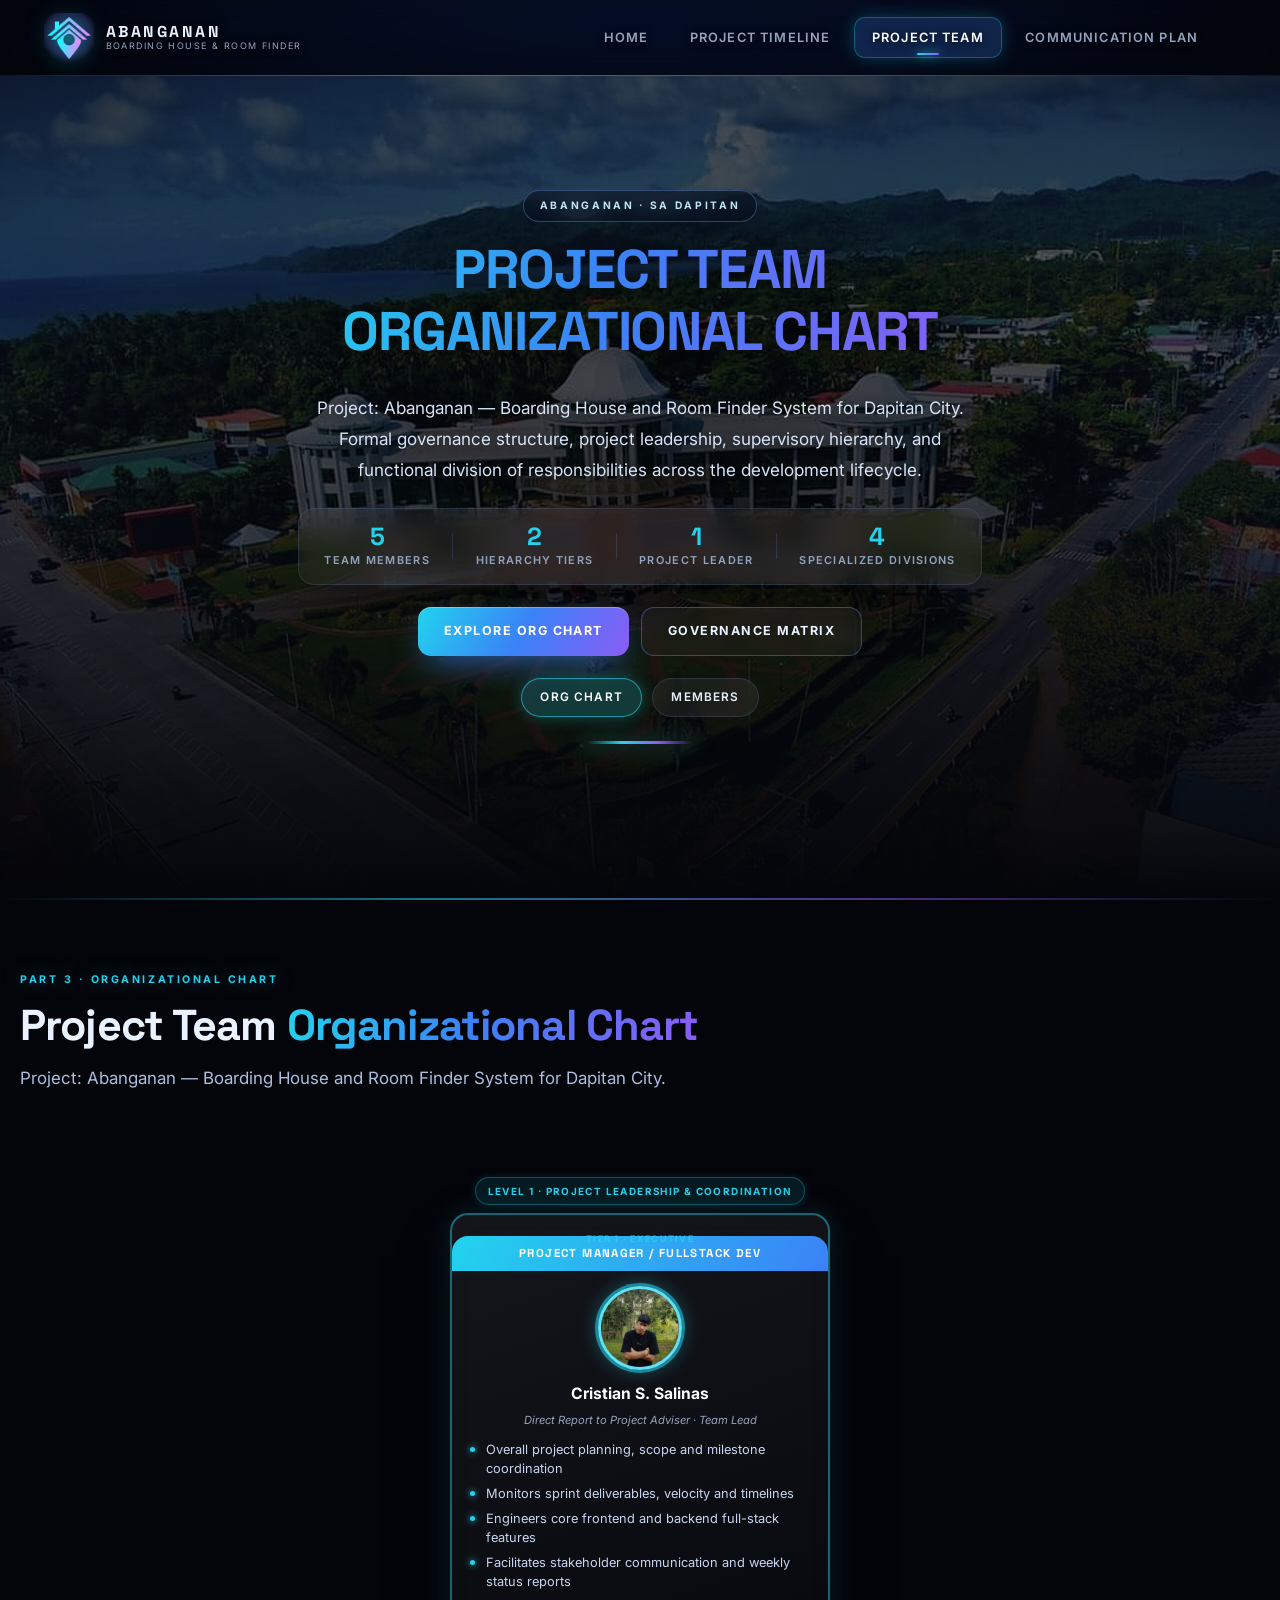
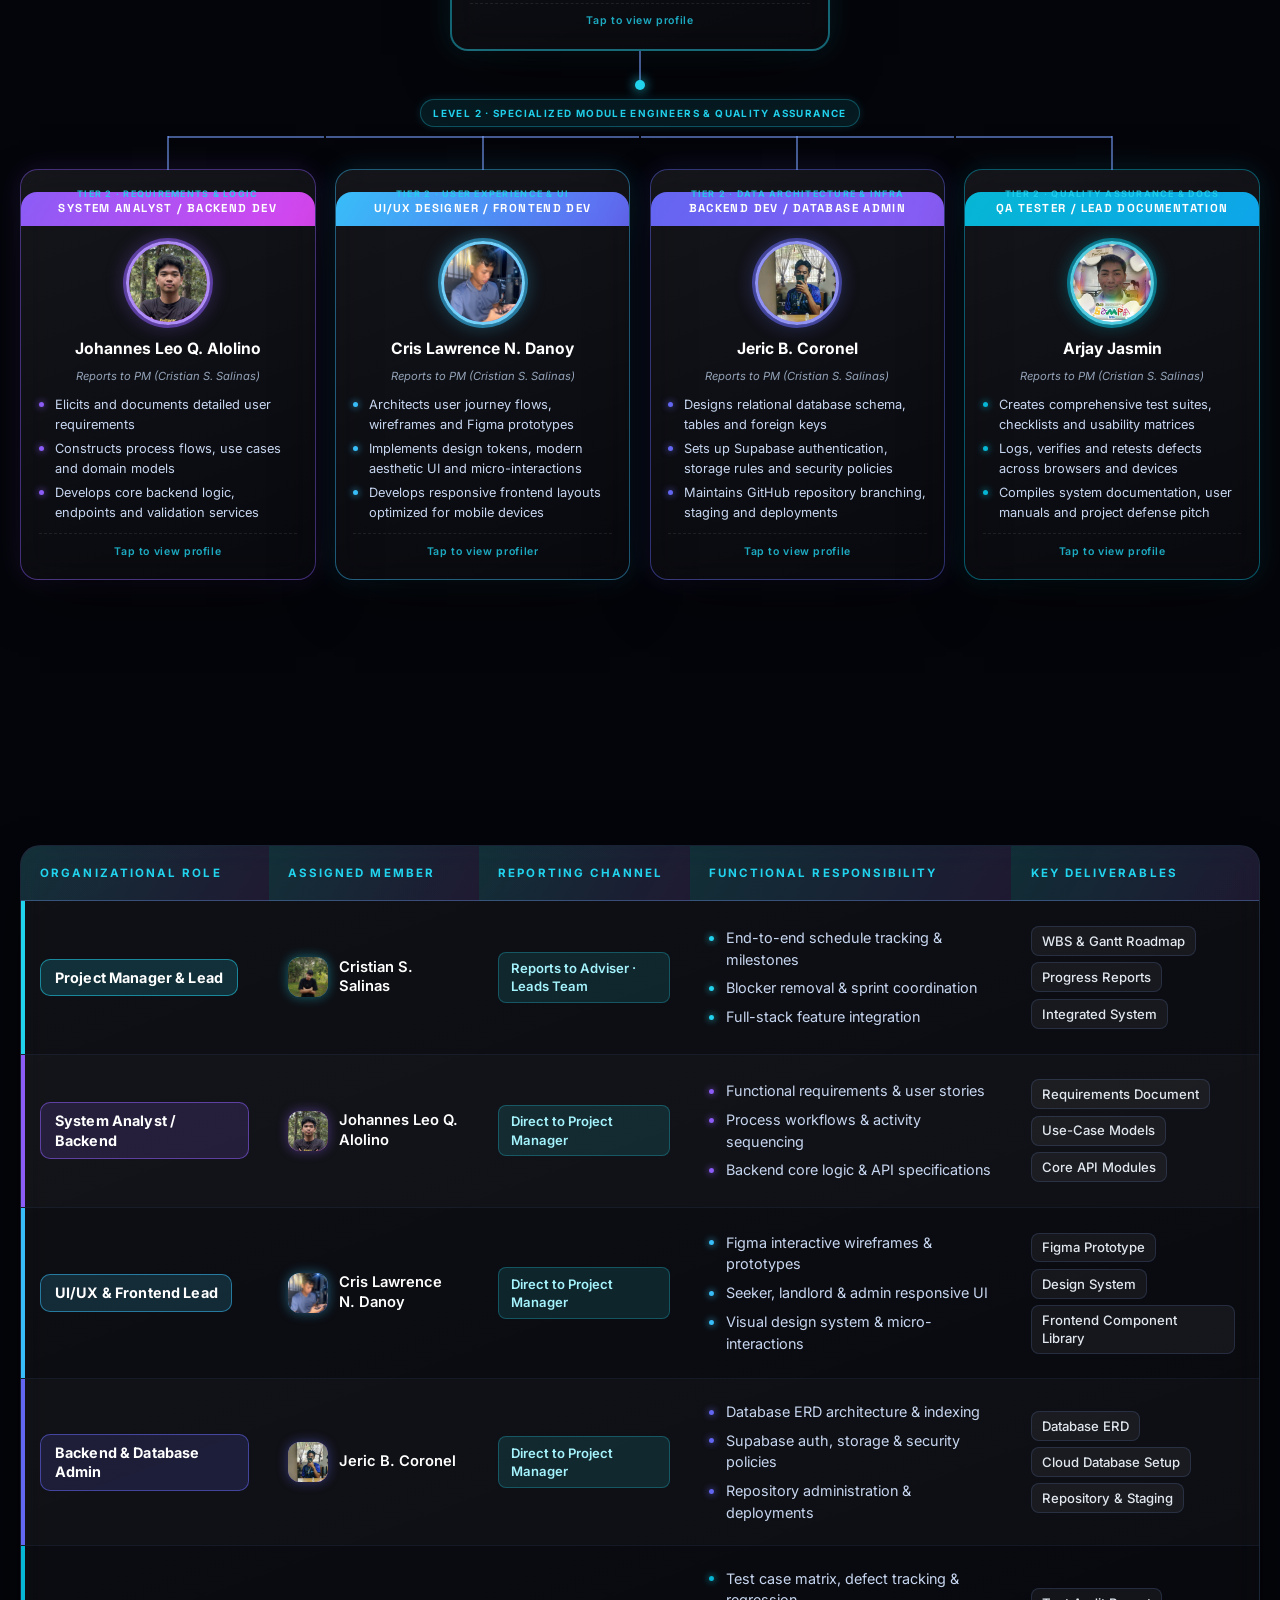
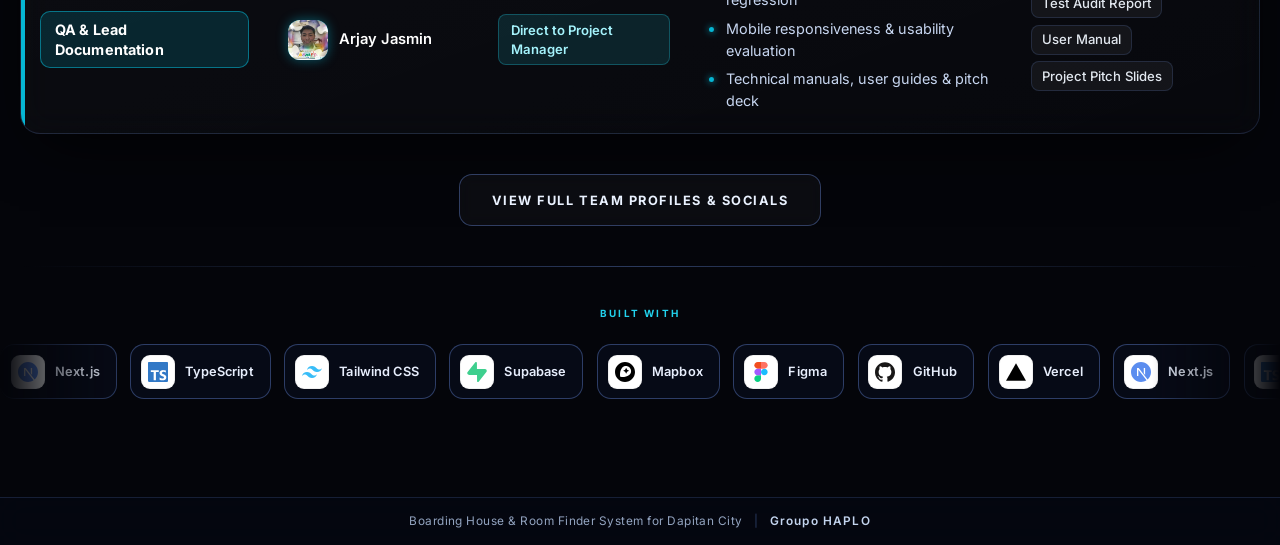
<file: poc.html>
<!DOCTYPE html>
<html lang="en">
<head>
<meta charset="UTF-8" />
<meta name="viewport" content="width=device-width, initial-scale=1.0" />
<title>Project Team Organizational Chart (POC) — Abanganan</title>
<meta name="description" content="Project Team Organizational Chart for Abanganan: Boarding House and Room Finder System for Dapitan City. Governance structure, reporting lines, and project roles." />
<link rel="icon" type="image/png" href="assets/logo.png" />
<link rel="apple-touch-icon" href="assets/logo.png" />
<link rel="preconnect" href="https://fonts.googleapis.com">
<link rel="preconnect" href="https://fonts.gstatic.com" crossorigin>
<link href="https://fonts.googleapis.com/css2?family=Space+Grotesk:wght@400;500;600;700&family=Inter:wght@300;400;500;600;700&display=swap" rel="stylesheet">
<link rel="stylesheet" href="css/style.css" />
</head>
<body>

<div class="bg-static" aria-hidden="true"></div>

<header class="nav" id="nav">
  <div class="nav-inner">
    <a class="brand" href="index.html">
      <span class="brand-mark"><img src="assets/logo.png" alt="" /></span>
      <span class="brand-text">
        <strong>ABANGANAN</strong>
        <small>BOARDING HOUSE &amp; ROOM FINDER</small>
      </span>
    </a>

    <nav class="nav-links" id="navLinks">
        <a href="index.html">HOME</a>
        <a href="project-timeline.html">PROJECT TIMELINE</a>
        <a href="project-team.html" class="active">PROJECT TEAM</a>
        <a href="communication-plan.html">COMMUNICATION PLAN</a>
    </nav>

    <div class="nav-end">
      <button class="hamburger" id="hamburger" aria-label="Toggle navigation" aria-expanded="false">
        <span></span><span></span><span></span>
      </button>
    </div>
  </div>
</header>

<div class="page-wrap">
<main class="page-view active">
  <section class="page-hero">
    <img class="ph-img" src="assets/hero.jpg" alt="Aerial view of Dapitan City" fetchpriority="high" />
    <div class="ph-veil" aria-hidden="true"></div>

    <div class="container ph-content">
      <span class="ph-eyebrow">ABANGANAN &middot; SA DAPITAN</span>
      <h1 class="ph-title grad-text">PROJECT TEAM ORGANIZATIONAL CHART</h1>
      <p class="ph-intro">Project: Abanganan &mdash; Boarding House and Room Finder System for Dapitan City. Formal governance structure, project leadership, supervisory hierarchy, and functional division of responsibilities across the development lifecycle.</p>
      
      <div class="poc-stats-bar" data-reveal>
        <div class="poc-stat-item">
          <span class="poc-stat-val">5</span>
          <span class="poc-stat-lbl">Team Members</span>
        </div>
        <div class="poc-stat-sep" aria-hidden="true"></div>
        <div class="poc-stat-item">
          <span class="poc-stat-val">2</span>
          <span class="poc-stat-lbl">Hierarchy Tiers</span>
        </div>
        <div class="poc-stat-sep" aria-hidden="true"></div>
        <div class="poc-stat-item">
          <span class="poc-stat-val">1</span>
          <span class="poc-stat-lbl">Project Leader</span>
        </div>
        <div class="poc-stat-sep" aria-hidden="true"></div>
        <div class="poc-stat-item">
          <span class="poc-stat-val">4</span>
          <span class="poc-stat-lbl">Specialized Divisions</span>
        </div>
      </div>

      <div class="hero-actions" style="margin-top:1.4rem;">
        <a class="btn btn-primary" href="#orgchart">EXPLORE ORG CHART</a>
        <a class="btn btn-ghost" href="#governance">GOVERNANCE MATRIX</a>
      </div>
            <nav class="sub-nav" aria-label="Project pages"><a class="sub-chip active" href="poc.html">Org Chart</a><a class="sub-chip" href="team.html">Members</a></nav>
      <div class="ph-divider"></div>
    </div>
  </section>

  <!-- =========================================================
       PROJECT TEAM ORGANIZATIONAL CHART SECTION
       ========================================================= -->
  <section class="container team-org poc-section" id="orgchart">
    <div class="section-head" data-reveal>
      <span class="eyebrow">PART 3 &middot; ORGANIZATIONAL CHART</span>
      <h2>Project Team <span class="grad-text">Organizational Chart</span></h2>
      <p>Project: Abanganan &mdash; Boarding House and Room Finder System for Dapitan City.</p>
    </div>

    <!-- Tree Structure -->
    <div class="poc-chart-wrap" data-reveal>
      <div class="oc poc-tree" role="img" aria-label="Project team organizational chart for Abanganan">

        <!-- Tier 1: Project Leadership -->
        <div class="oc-tier-label" data-tier="1">
          <span class="oc-tier-badge">LEVEL 1 &middot; PROJECT LEADERSHIP &amp; COORDINATION</span>
        </div>

        <div class="oc-top">
          <article class="oc-card oc-pm tilt is-tappable" style="--c1:#22d3ee;--c2:#3b82f6"
                   data-tier="lead"
                   data-school="Jose Rizal Memorial State University - Main Campus"
                   data-department="College of Computer Studies"
                   data-course="BS Information Systems"
                   data-hilig="Basketball, coding side-projects"
                   data-motto="Progress over perfection."
                   data-fb="https://www.facebook.com/cristian.salinas.166655"
                   data-gh="https://github.com/sampaksaloy">
            <span class="oc-card-level">Tier 1 &middot; Executive</span>
            <h4>Project Manager / Fullstack Dev</h4>
            <div class="oc-photo">
              <img src="assets/team/bossing.jpg" alt="Cristian S. Salinas" loading="lazy" onerror="this.remove();" />
              <span>CS</span>
              <span class="oc-pulse-ring" aria-hidden="true"></span>
            </div>
            <strong>Cristian S. Salinas</strong>
            <span class="oc-sub-role">Direct Report to Project Adviser &middot; Team Lead</span>
            <ul class="rt-list">
              <li>Overall project planning, scope and milestone coordination</li>
              <li>Monitors sprint deliverables, velocity and timelines</li>
              <li>Engineers core frontend and backend full-stack features</li>
              <li>Facilitates stakeholder communication and weekly status reports</li>
            </ul>
            <div class="oc-card-hint"><span>Tap to view profile </span></div>
          </article>
        </div>

        <!-- Central Connecting Stem with luminous node -->
        <div class="oc-stem-wrap" aria-hidden="true">
          <div class="oc-stem">
            <span class="oc-stem-glow"></span>
          </div>
          <div class="oc-junction-node"></div>
        </div>

        <!-- Tier 2: Specialized Engineering & QA -->
        <div class="oc-tier-label" data-tier="2">
          <span class="oc-tier-badge">LEVEL 2 &middot; SPECIALIZED MODULE ENGINEERS &amp; QUALITY ASSURANCE</span>
        </div>

        <!-- Tier 2 Cards Row -->
        <div class="oc-row">
          
          <!-- Member 1: System Analyst / Backend Dev -->
          <article class="oc-card tilt is-tappable" style="--c1:#8b5cf6;--c2:#d946ef"
                   data-tier="core"
                   data-school="Jose Rizal Memorial State University - Main Campus"
                   data-department="College of Computer Studies"
                   data-course="BS Information Systems"
                   data-hilig="Systems analysis, gaming"
                   data-motto="Think first, code second."
                   data-fb="https://www.facebook.com/Leoalolino.1"
                   data-gh="https://github.com/leoalolino">
            <span class="oc-card-level">Tier 2 &middot; Requirements &amp; Logic</span>
            <h4>System Analyst / Backend Dev</h4>
            <div class="oc-photo">
              <img src="assets/team/leo.jpg" alt="Johannes Leo Q. Alolino" loading="lazy" onerror="this.remove();" />
              <span>JA</span>
              <span class="oc-pulse-ring" aria-hidden="true"></span>
            </div>
            <strong>Johannes Leo Q. Alolino</strong>
            <span class="oc-sub-role">Reports to PM (Cristian S. Salinas)</span>
            <ul class="rt-list">
              <li>Elicits and documents detailed user requirements</li>
              <li>Constructs process flows, use cases and domain models</li>
              <li>Develops core backend logic, endpoints and validation services</li>
            </ul>
            <div class="oc-card-hint"><span>Tap to view profile </span></div>
          </article>

          <!-- Member 2: UI/UX Designer / Frontend Dev -->
          <article class="oc-card tilt is-tappable" style="--c1:#38bdf8;--c2:#6366f1"
                   data-tier="core"
                   data-school="Jose Rizal Memorial State University - Main Campus"
                   data-department="College of Computer Studies"
                   data-course="BS Information Systems"
                   data-hilig="Digital art, UI design"
                   data-motto="Design is how it works."
                   data-fb="https://www.facebook.com/cris.danoy.7"
                   data-gh="https://github.com/crisdanoy9-art">
            <span class="oc-card-level">Tier 2 &middot; User Experience &amp; UI</span>
            <h4>UI/UX Designer / Frontend Dev</h4>
            <div class="oc-photo">
              <img src="assets/team/cris.jpg" alt="Cris Lawrence N. Danoy" loading="lazy" onerror="this.remove();" />
              <span>CD</span>
              <span class="oc-pulse-ring" aria-hidden="true"></span>
            </div>
            <strong>Cris Lawrence N. Danoy</strong>
            <span class="oc-sub-role">Reports to PM (Cristian S. Salinas)</span>
            <ul class="rt-list">
              <li>Architects user journey flows, wireframes and Figma prototypes</li>
              <li>Implements design tokens, modern aesthetic UI and micro-interactions</li>
              <li>Develops responsive frontend layouts optimized for mobile devices</li>
            </ul>
            <div class="oc-card-hint"><span>Tap to view profiler </span></div>
          </article>

          <!-- Member 3: Backend Dev / Database Admin -->
          <article class="oc-card tilt is-tappable" style="--c1:#6366f1;--c2:#8b5cf6"
                   data-tier="core"
                   data-school="Jose Rizal Memorial State University - Main Campus"
                   data-department="College of Computer Studies"
                   data-course="BS Information Systems"
                   data-hilig="Databases, chess"
                   data-motto="Build it right the first time."
                   data-fb="https://www.facebook.com/jeric.coronel.94"
                   data-gh="https://github.com/Jeric-05">
            <span class="oc-card-level">Tier 2 &middot; Data Architecture &amp; Infra</span>
            <h4>Backend Dev / Database Admin</h4>
            <div class="oc-photo">
              <img src="assets/team/jeric.jpg" alt="Jeric B. Coronel" loading="lazy" onerror="this.remove();" />
              <span>JC</span>
              <span class="oc-pulse-ring" aria-hidden="true"></span>
            </div>
            <strong>Jeric B. Coronel</strong>
            <span class="oc-sub-role">Reports to PM (Cristian S. Salinas)</span>
            <ul class="rt-list">
              <li>Designs relational database schema, tables and foreign keys</li>
              <li>Sets up Supabase authentication, storage rules and security policies</li>
              <li>Maintains GitHub repository branching, staging and deployments</li>
            </ul>
            <div class="oc-card-hint"><span>Tap to view profile </span></div>
          </article>

          <!-- Member 4: QA Tester / Lead Documentation -->
          <article class="oc-card tilt is-tappable" style="--c1:#06b6d4;--c2:#0ea5e9"
                   data-tier="core"
                   data-school="Jose Rizal Memorial State University - Main Campus"
                   data-department="College of Computer Studies"
                   data-course="BS Information Systems"
                   data-hilig="Writing, testing puzzles"
                   data-motto="Quality is never an accident."
                   data-fb="https://www.facebook.com/arjay.jasmin.1"
                   data-gh="https://github.com/">
            <span class="oc-card-level">Tier 2 &middot; Quality Assurance &amp; Docs</span>
            <h4>QA Tester / Lead Documentation</h4>
            <div class="oc-photo">
              <img src="assets/team/justin.jpg" alt="Arjay Jasmin" loading="lazy" onerror="this.remove();" />
              <span>AJ</span>
              <span class="oc-pulse-ring" aria-hidden="true"></span>
            </div>
            <strong>Arjay Jasmin</strong>
            <span class="oc-sub-role">Reports to PM (Cristian S. Salinas)</span>
            <ul class="rt-list">
              <li>Creates comprehensive test suites, checklists and usability matrices</li>
              <li>Logs, verifies and retests defects across browsers and devices</li>
              <li>Compiles system documentation, user manuals and project defense pitch</li>
            </ul>
            <div class="oc-card-hint"><span>Tap to view profile  </span></div>
          </article>

        </div><!-- /.oc-row -->

      </div><!-- /.oc -->
    </div><!-- /.poc-chart-wrap -->

  </section>

  <!-- =========================================================
       REPORTING & GOVERNANCE MATRIX SECTION
       ========================================================= -->
  <section class="container team-org" id="governance" style="padding-top:2rem;">
    <div class="section-head" data-reveal>
      <span class="eyebrow">GOVERNANCE MATRIX &middot; FUNCTIONAL WORKSTREAMS</span>
      <h2>Role Hierarchy &amp; <span class="grad-text">Reporting Structure</span></h2>
      <p>A consolidated breakdown of reporting channels, assigned workstreams, and verifiable deliverables across the Abanganan project team.</p>
    </div>

    <div class="ade-table-wrap" data-reveal>
      <table class="ade-table rt-table rt-roles poc-roles">
        <thead>
          <tr>
            <th>Organizational Role</th>
            <th>Assigned Member</th>
            <th>Reporting Channel</th>
            <th>Functional Responsibility</th>
            <th>Key Deliverables</th>
          </tr>
        </thead>
        <tbody>
          <tr style="--accent:#22d3ee">
            <td data-label="Organizational Role">
              <span class="rt-role strong">Project Manager &amp; Lead</span>
            </td>
            <td data-label="Assigned Member">
              <div class="rt-people">
                <span class="rt-person" style="--c1:#22d3ee;--c2:#3b82f6">
                  <span class="rt-dot"><img src="assets/team/bossing.jpg" alt="" loading="lazy" onerror="this.remove();" /></span>
                  <span>Cristian S. Salinas</span>
                </span>
              </div>
            </td>
            <td data-label="Reporting Channel">
              <span class="poc-gov-badge">Reports to Adviser &middot; Leads Team</span>
            </td>
            <td data-label="Functional Responsibility">
              <ul class="rt-list">
                <li>End-to-end schedule tracking &amp; milestones</li>
                <li>Blocker removal &amp; sprint coordination</li>
                <li>Full-stack feature integration</li>
              </ul>
            </td>
            <td data-label="Key Deliverables">
              <span class="poc-deliv-tag">WBS &amp; Gantt Roadmap</span>
              <span class="poc-deliv-tag">Progress Reports</span>
              <span class="poc-deliv-tag">Integrated System</span>
            </td>
          </tr>

          <tr style="--accent:#8b5cf6">
            <td data-label="Organizational Role">
              <span class="rt-role strong">System Analyst / Backend</span>
            </td>
            <td data-label="Assigned Member">
              <div class="rt-people">
                <span class="rt-person" style="--c1:#8b5cf6;--c2:#d946ef">
                  <span class="rt-dot"><img src="assets/team/leo.jpg" alt="" loading="lazy" onerror="this.remove();" /></span>
                  <span>Johannes Leo Q. Alolino</span>
                </span>
              </div>
            </td>
            <td data-label="Reporting Channel">
              <span class="poc-gov-badge">Direct to Project Manager</span>
            </td>
            <td data-label="Functional Responsibility">
              <ul class="rt-list">
                <li>Functional requirements &amp; user stories</li>
                <li>Process workflows &amp; activity sequencing</li>
                <li>Backend core logic &amp; API specifications</li>
              </ul>
            </td>
            <td data-label="Key Deliverables">
              <span class="poc-deliv-tag">Requirements Document</span>
              <span class="poc-deliv-tag">Use-Case Models</span>
              <span class="poc-deliv-tag">Core API Modules</span>
            </td>
          </tr>

          <tr style="--accent:#38bdf8">
            <td data-label="Organizational Role">
              <span class="rt-role strong">UI/UX &amp; Frontend Lead</span>
            </td>
            <td data-label="Assigned Member">
              <div class="rt-people">
                <span class="rt-person" style="--c1:#38bdf8;--c2:#6366f1">
                  <span class="rt-dot"><img src="assets/team/cris.jpg" alt="" loading="lazy" onerror="this.remove();" /></span>
                  <span>Cris Lawrence N. Danoy</span>
                </span>
              </div>
            </td>
            <td data-label="Reporting Channel">
              <span class="poc-gov-badge">Direct to Project Manager</span>
            </td>
            <td data-label="Functional Responsibility">
              <ul class="rt-list">
                <li>Figma interactive wireframes &amp; prototypes</li>
                <li>Seeker, landlord &amp; admin responsive UI</li>
                <li>Visual design system &amp; micro-interactions</li>
              </ul>
            </td>
            <td data-label="Key Deliverables">
              <span class="poc-deliv-tag">Figma Prototype</span>
              <span class="poc-deliv-tag">Design System</span>
              <span class="poc-deliv-tag">Frontend Component Library</span>
            </td>
          </tr>

          <tr style="--accent:#6366f1">
            <td data-label="Organizational Role">
              <span class="rt-role strong">Backend &amp; Database Admin</span>
            </td>
            <td data-label="Assigned Member">
              <div class="rt-people">
                <span class="rt-person" style="--c1:#6366f1;--c2:#8b5cf6">
                  <span class="rt-dot"><img src="assets/team/jeric.jpg" alt="" loading="lazy" onerror="this.remove();" /></span>
                  <span>Jeric B. Coronel</span>
                </span>
              </div>
            </td>
            <td data-label="Reporting Channel">
              <span class="poc-gov-badge">Direct to Project Manager</span>
            </td>
            <td data-label="Functional Responsibility">
              <ul class="rt-list">
                <li>Database ERD architecture &amp; indexing</li>
                <li>Supabase auth, storage &amp; security policies</li>
                <li>Repository administration &amp; deployments</li>
              </ul>
            </td>
            <td data-label="Key Deliverables">
              <span class="poc-deliv-tag">Database ERD</span>
              <span class="poc-deliv-tag">Cloud Database Setup</span>
              <span class="poc-deliv-tag">Repository &amp; Staging</span>
            </td>
          </tr>

          <tr style="--accent:#06b6d4">
            <td data-label="Organizational Role">
              <span class="rt-role strong">QA &amp; Lead Documentation</span>
            </td>
            <td data-label="Assigned Member">
              <div class="rt-people">
                <span class="rt-person" style="--c1:#06b6d4;--c2:#0ea5e9">
                  <span class="rt-dot"><img src="assets/team/justin.jpg" alt="" loading="lazy" onerror="this.remove();" /></span>
                  <span>Arjay Jasmin</span>
                </span>
              </div>
            </td>
            <td data-label="Reporting Channel">
              <span class="poc-gov-badge">Direct to Project Manager</span>
            </td>
            <td data-label="Functional Responsibility">
              <ul class="rt-list">
                <li>Test case matrix, defect tracking &amp; regression</li>
                <li>Mobile responsiveness &amp; usability evaluation</li>
                <li>Technical manuals, user guides &amp; pitch deck</li>
              </ul>
            </td>
            <td data-label="Key Deliverables">
              <span class="poc-deliv-tag">Test Audit Report</span>
              <span class="poc-deliv-tag">User Manual</span>
              <span class="poc-deliv-tag">Project Pitch Slides</span>
            </td>
          </tr>
        </tbody>
      </table>
    </div>

    <!-- Quick link to the Team page -->
    <div class="poc-team-cta" data-reveal>
      <a class="btn btn-ghost" href="team.html">VIEW FULL TEAM PROFILES &amp; SOCIALS</a>
    </div>
  </section>

  <!-- Tech band -->
  <section class="tech-band">
    <div class="container">
      <div class="team-tech" data-reveal>
        <span class="team-tech-label">BUILT WITH</span>
      </div>
    </div>
    <div class="tech-marquee full" aria-label="Tech stack"></div>
  </section>

</main>
</div><!-- /.page-wrap -->

<footer class="footer">
  <div class="container footer-inner">
    <a href="index.html">Boarding House &amp; Room Finder System for Dapitan City</a>
    <span class="footer-sep" aria-hidden="true">|</span>
    <span class="footer-group">Groupo HAPLO</span>
  </div>
</footer>

<script src="https://cdnjs.cloudflare.com/ajax/libs/gsap/3.12.5/gsap.min.js"></script>
<script src="js/main.js"></script>
<script src="js/animations.js"></script>
<script src="js/techstack.js"></script>
<script src="js/team.js"></script>
<script>
/* Org chart entrance animation */
(function () {
  var oc = document.querySelector('.oc');

  if (oc) {
    oc.classList.add('oc-ready');
    if (!('IntersectionObserver' in window)) {
      oc.classList.add('oc-in');
    } else {
      var io = new IntersectionObserver(function (entries) {
        entries.forEach(function (e) {
          if (e.isIntersecting) {
            oc.classList.add('oc-in');
            io.disconnect();
          }
        });
      }, { threshold: 0.12 });
      io.observe(oc);
    }
  }

})();
</script>

</body>
</html>
</file>
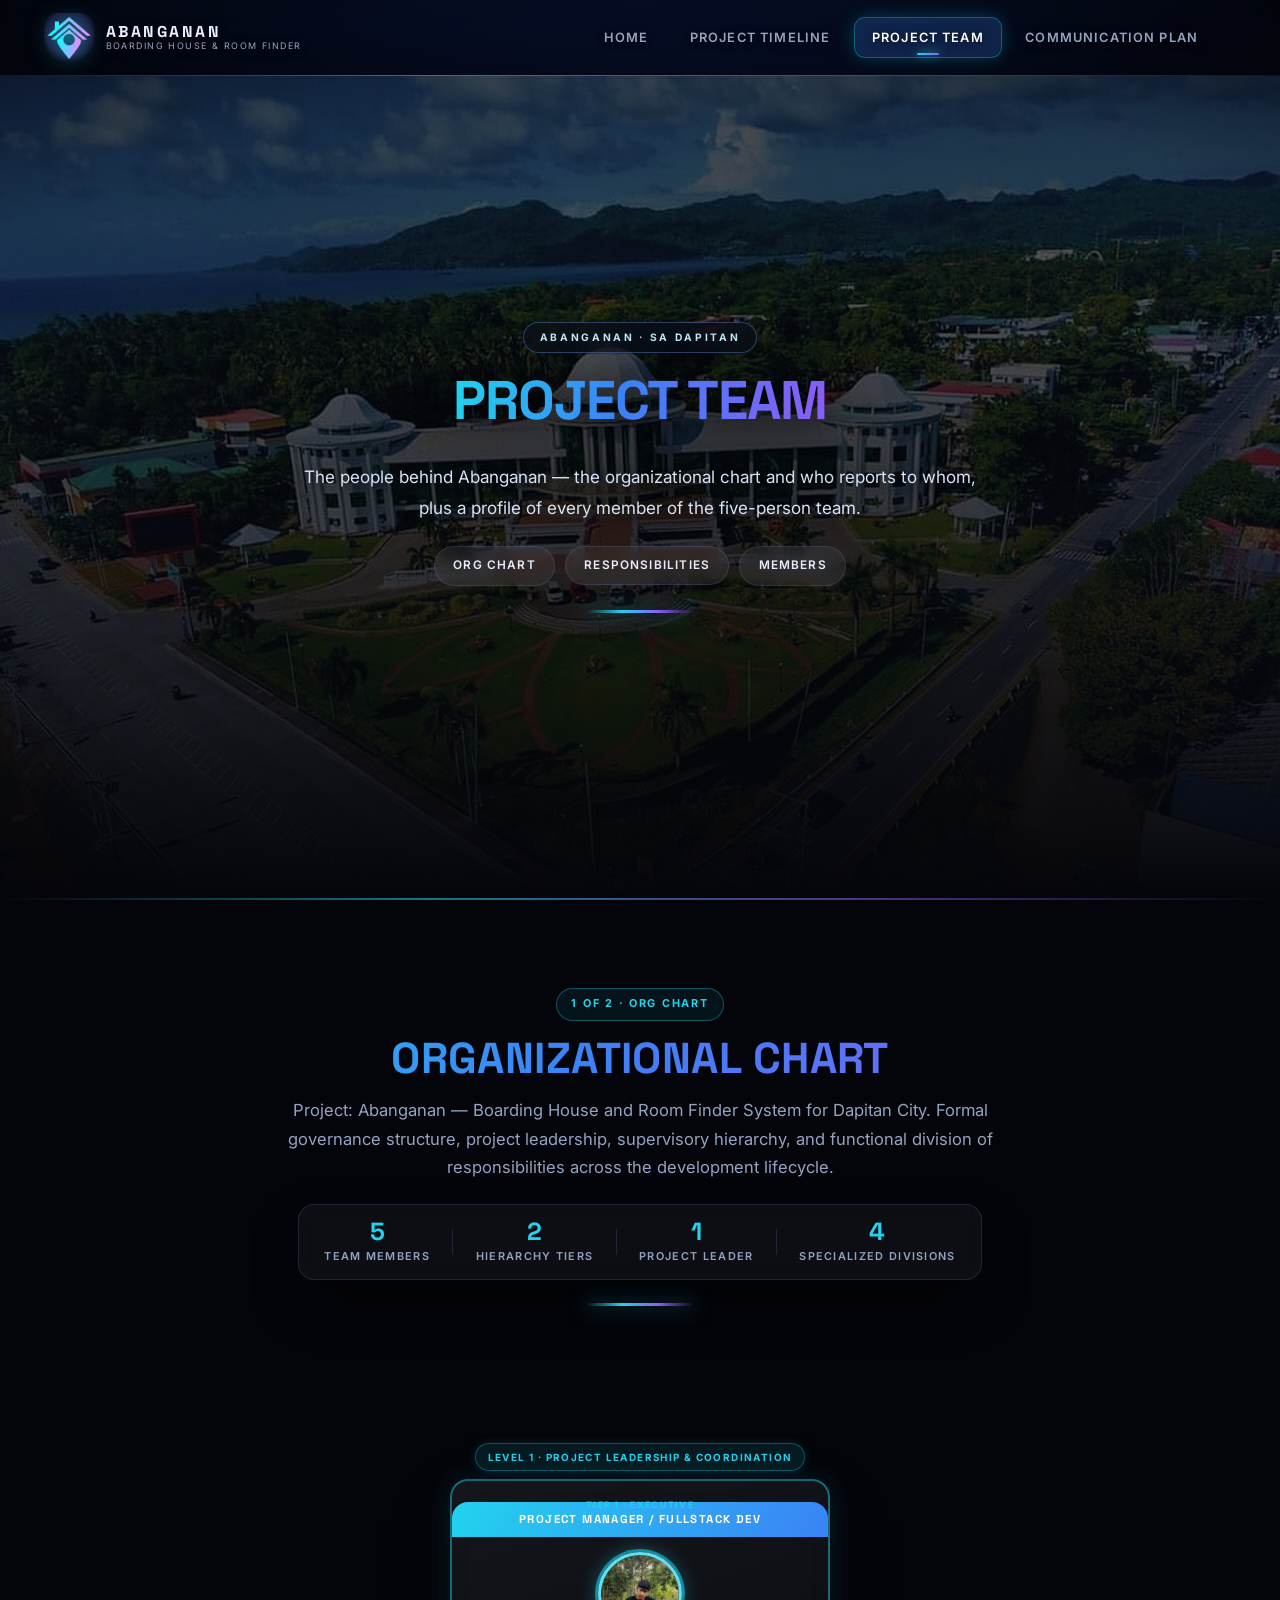
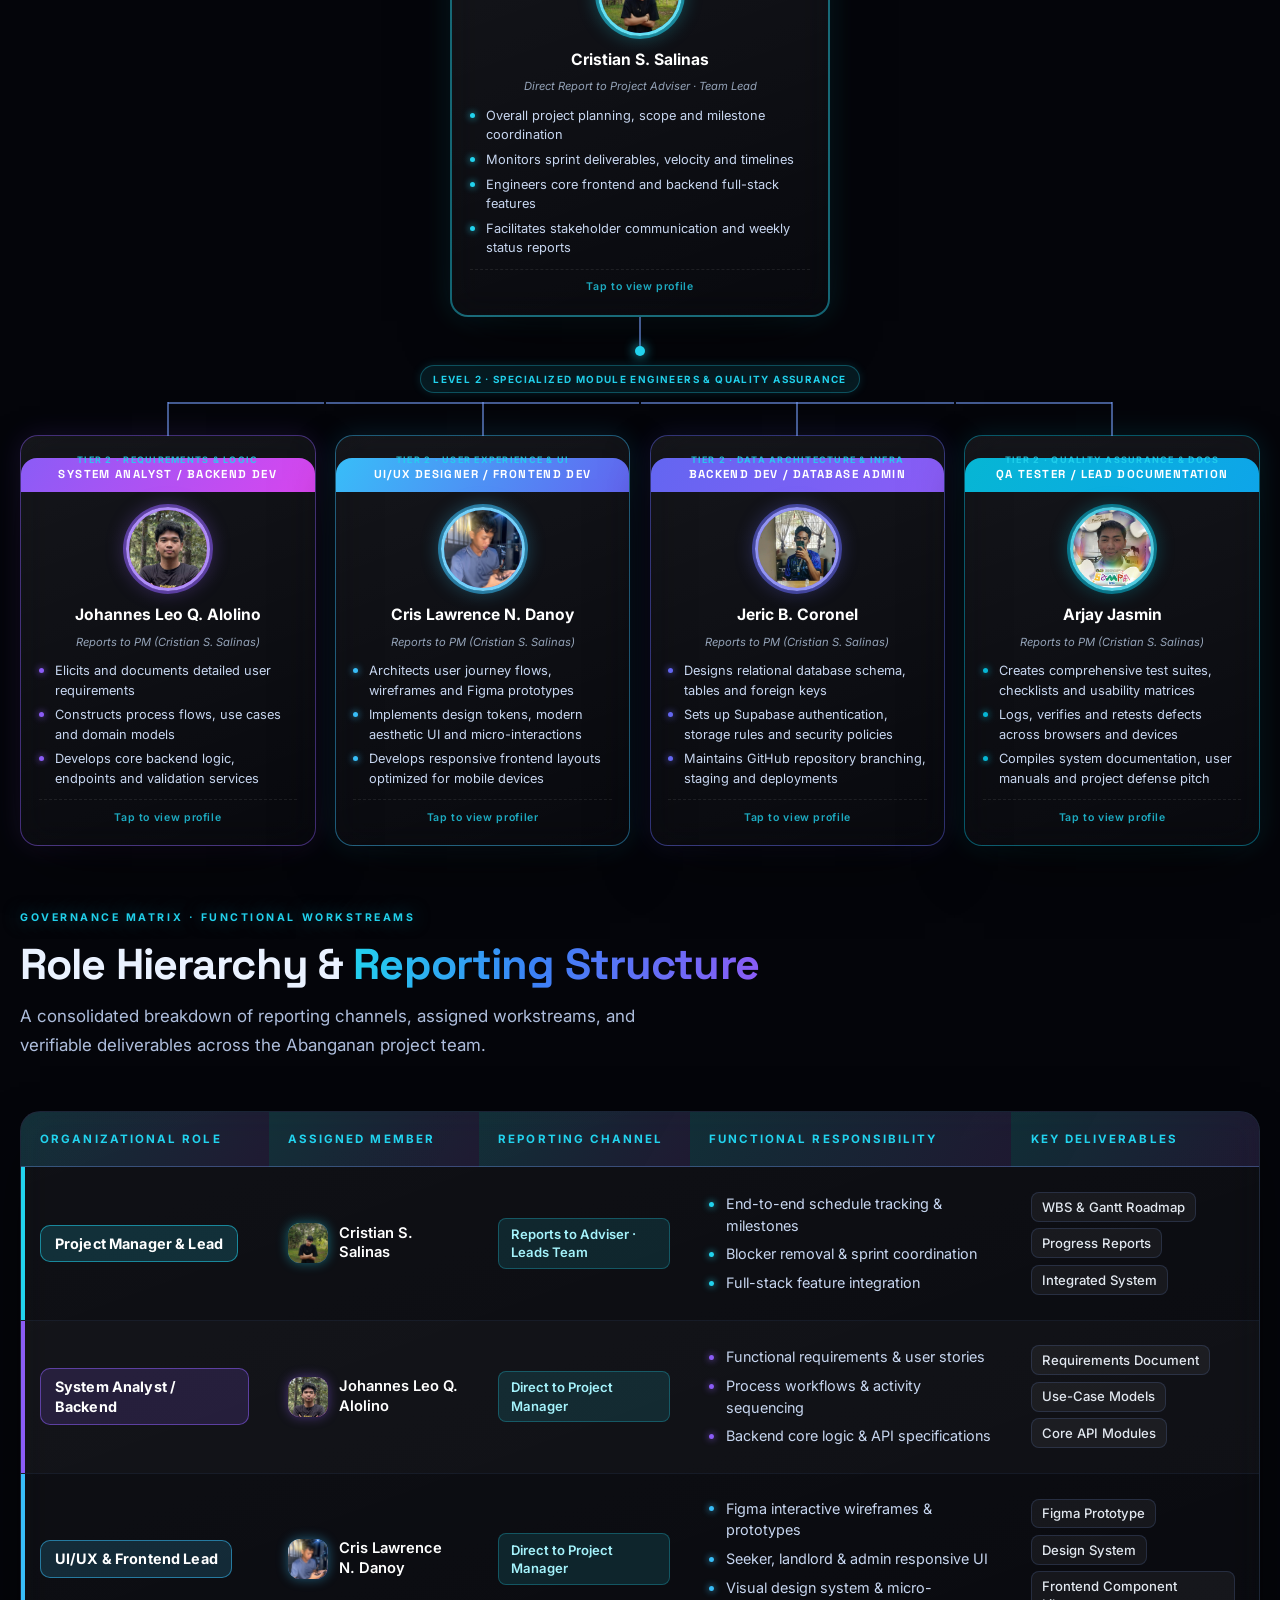
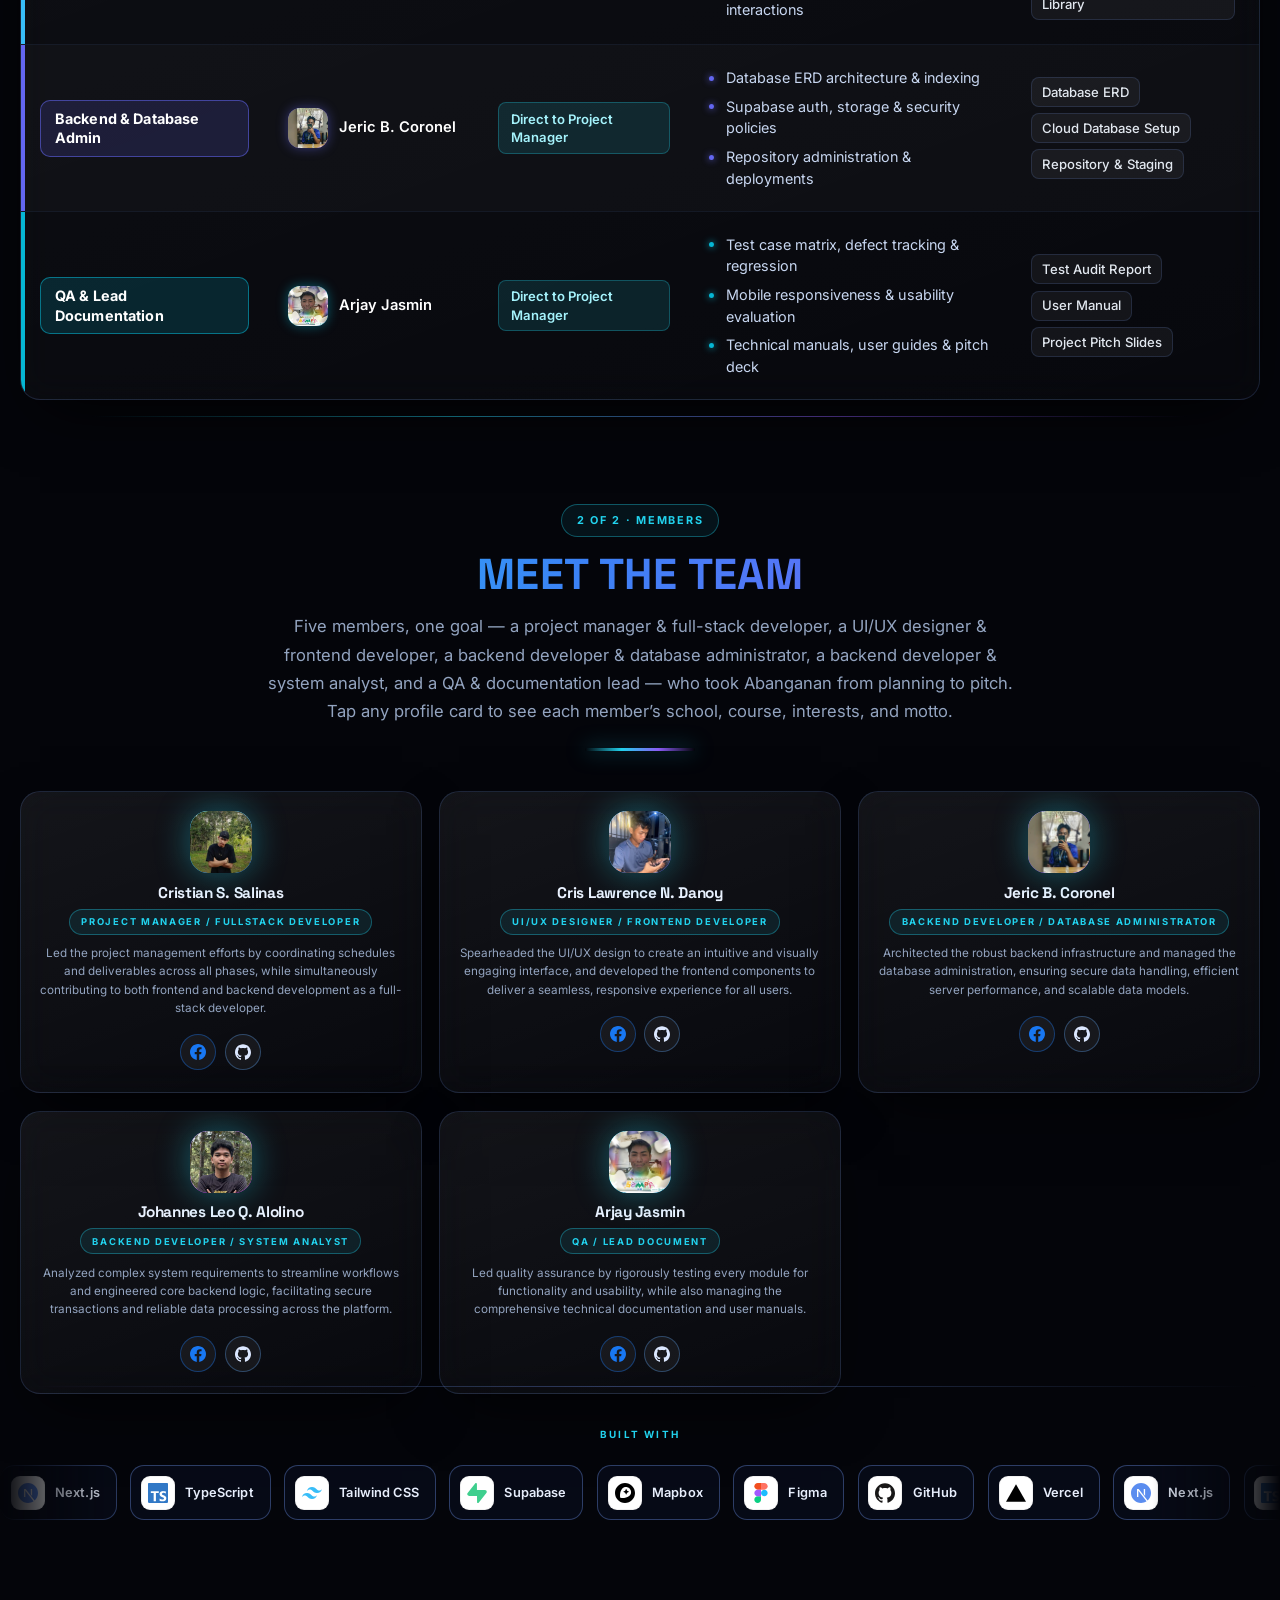
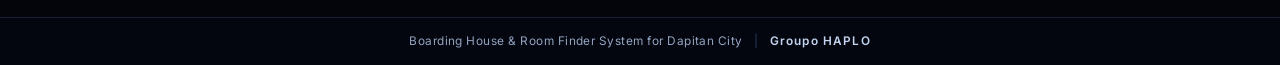
<file: project-team.html>
<!DOCTYPE html>
<html lang="en">
<head>
<meta charset="UTF-8" />
<meta name="viewport" content="width=device-width, initial-scale=1.0" />
<title>Project Team — Abanganan</title>
<meta name="description" content="Abanganan: Boarding House and Room Finder System for Dapitan City — Project Portfolio" />
<link rel="icon" type="image/png" href="assets/logo.png" />
<link rel="apple-touch-icon" href="assets/logo.png" />
<link rel="preconnect" href="https://fonts.googleapis.com">
<link rel="preconnect" href="https://fonts.gstatic.com" crossorigin>
<link href="https://fonts.googleapis.com/css2?family=Space+Grotesk:wght@400;500;600;700&family=Inter:wght@300;400;500;600;700&display=swap" rel="stylesheet">
<link rel="stylesheet" href="css/style.css" />
</head>
<body>

<div class="bg-static" aria-hidden="true"></div>

<header class="nav" id="nav">
  <div class="nav-inner">
    <a class="brand" href="index.html">
      <span class="brand-mark"><img src="assets/logo.png" alt="" /></span>
      <span class="brand-text">
        <strong>ABANGANAN</strong>
        <small>BOARDING HOUSE &amp; ROOM FINDER</small>
      </span>
    </a>

    <nav class="nav-links" id="navLinks">
        <a href="index.html">HOME</a>
        <a href="project-timeline.html">PROJECT TIMELINE</a>
        <a href="project-team.html" class="active">PROJECT TEAM</a>
        <a href="communication-plan.html">COMMUNICATION PLAN</a>
    </nav>

    <div class="nav-end">
      <button class="hamburger" id="hamburger" aria-label="Toggle navigation" aria-expanded="false">
        <span></span><span></span><span></span>
      </button>
    </div>
  </div>
</header>

<div class="page-wrap">
<main class="page-view active">
  <section class="page-hero">
    <img class="ph-img" src="assets/hero.jpg" alt="Aerial view of Dapitan City" fetchpriority="high" />
    <div class="ph-veil" aria-hidden="true"></div>

    <div class="container ph-content">
      <span class="ph-eyebrow">ABANGANAN &middot; SA DAPITAN</span>
      <h1 class="ph-title grad-text">PROJECT TEAM</h1>
      <p class="ph-intro">The people behind Abanganan &mdash; the organizational chart and who reports to whom, plus a profile of every member of the five-person team.</p>
      <nav class="sub-nav" aria-label="On this page"><a class="sub-chip" href="#orgchart">Org Chart</a><a class="sub-chip" href="#governance">Responsibilities</a><a class="sub-chip" href="#members">Members</a></nav>
      <div class="ph-divider"></div>
    </div>
  </section>

<section class="merge-block" id="poc">
  <div class="container merge-head" data-reveal>
    <span class="merge-eyebrow">1 OF 2 &middot; ORG CHART</span>
    <h2 class="merge-title grad-text">ORGANIZATIONAL CHART</h2>
    <p class="merge-intro">Project: Abanganan &mdash; Boarding House and Room Finder System for Dapitan City. Formal governance structure, project leadership, supervisory hierarchy, and functional division of responsibilities across the development lifecycle.</p>
    <div class="poc-stats-bar" data-reveal>
        <div class="poc-stat-item">
          <span class="poc-stat-val">5</span>
          <span class="poc-stat-lbl">Team Members</span>
        </div>
        <div class="poc-stat-sep" aria-hidden="true"></div>
        <div class="poc-stat-item">
          <span class="poc-stat-val">2</span>
          <span class="poc-stat-lbl">Hierarchy Tiers</span>
        </div>
        <div class="poc-stat-sep" aria-hidden="true"></div>
        <div class="poc-stat-item">
          <span class="poc-stat-val">1</span>
          <span class="poc-stat-lbl">Project Leader</span>
        </div>
        <div class="poc-stat-sep" aria-hidden="true"></div>
        <div class="poc-stat-item">
          <span class="poc-stat-val">4</span>
          <span class="poc-stat-lbl">Specialized Divisions</span>
        </div>
      </div>
    <div class="ph-divider"></div>
  </div>

  <!-- =========================================================
       PROJECT TEAM ORGANIZATIONAL CHART SECTION
       ========================================================= -->
  <section class="container team-org poc-section" id="orgchart">

    <!-- Tree Structure -->
    <div class="poc-chart-wrap" data-reveal>
      <div class="oc poc-tree" role="img" aria-label="Project team organizational chart for Abanganan">

        <!-- Tier 1: Project Leadership -->
        <div class="oc-tier-label" data-tier="1">
          <span class="oc-tier-badge">LEVEL 1 &middot; PROJECT LEADERSHIP &amp; COORDINATION</span>
        </div>

        <div class="oc-top">
          <article class="oc-card oc-pm tilt is-tappable" style="--c1:#22d3ee;--c2:#3b82f6"
                   data-tier="lead"
                   data-school="Jose Rizal Memorial State University - Main Campus"
                   data-department="College of Computer Studies"
                   data-course="BS Information Systems"
                   data-hilig="Basketball, coding side-projects"
                   data-motto="Progress over perfection."
                   data-fb="https://www.facebook.com/cristian.salinas.166655"
                   data-gh="https://github.com/sampaksaloy">
            <span class="oc-card-level">Tier 1 &middot; Executive</span>
            <h4>Project Manager / Fullstack Dev</h4>
            <div class="oc-photo">
              <img src="assets/team/bossing.jpg" alt="Cristian S. Salinas" loading="lazy" onerror="this.remove();" />
              <span>CS</span>
              <span class="oc-pulse-ring" aria-hidden="true"></span>
            </div>
            <strong>Cristian S. Salinas</strong>
            <span class="oc-sub-role">Direct Report to Project Adviser &middot; Team Lead</span>
            <ul class="rt-list">
              <li>Overall project planning, scope and milestone coordination</li>
              <li>Monitors sprint deliverables, velocity and timelines</li>
              <li>Engineers core frontend and backend full-stack features</li>
              <li>Facilitates stakeholder communication and weekly status reports</li>
            </ul>
            <div class="oc-card-hint"><span>Tap to view profile </span></div>
          </article>
        </div>

        <!-- Central Connecting Stem with luminous node -->
        <div class="oc-stem-wrap" aria-hidden="true">
          <div class="oc-stem">
            <span class="oc-stem-glow"></span>
          </div>
          <div class="oc-junction-node"></div>
        </div>

        <!-- Tier 2: Specialized Engineering & QA -->
        <div class="oc-tier-label" data-tier="2">
          <span class="oc-tier-badge">LEVEL 2 &middot; SPECIALIZED MODULE ENGINEERS &amp; QUALITY ASSURANCE</span>
        </div>

        <!-- Tier 2 Cards Row -->
        <div class="oc-row">
          
          <!-- Member 1: System Analyst / Backend Dev -->
          <article class="oc-card tilt is-tappable" style="--c1:#8b5cf6;--c2:#d946ef"
                   data-tier="core"
                   data-school="Jose Rizal Memorial State University - Main Campus"
                   data-department="College of Computer Studies"
                   data-course="BS Information Systems"
                   data-hilig="Systems analysis, gaming"
                   data-motto="Think first, code second."
                   data-fb="https://www.facebook.com/Leoalolino.1"
                   data-gh="https://github.com/leoalolino">
            <span class="oc-card-level">Tier 2 &middot; Requirements &amp; Logic</span>
            <h4>System Analyst / Backend Dev</h4>
            <div class="oc-photo">
              <img src="assets/team/leo.jpg" alt="Johannes Leo Q. Alolino" loading="lazy" onerror="this.remove();" />
              <span>JA</span>
              <span class="oc-pulse-ring" aria-hidden="true"></span>
            </div>
            <strong>Johannes Leo Q. Alolino</strong>
            <span class="oc-sub-role">Reports to PM (Cristian S. Salinas)</span>
            <ul class="rt-list">
              <li>Elicits and documents detailed user requirements</li>
              <li>Constructs process flows, use cases and domain models</li>
              <li>Develops core backend logic, endpoints and validation services</li>
            </ul>
            <div class="oc-card-hint"><span>Tap to view profile </span></div>
          </article>

          <!-- Member 2: UI/UX Designer / Frontend Dev -->
          <article class="oc-card tilt is-tappable" style="--c1:#38bdf8;--c2:#6366f1"
                   data-tier="core"
                   data-school="Jose Rizal Memorial State University - Main Campus"
                   data-department="College of Computer Studies"
                   data-course="BS Information Systems"
                   data-hilig="Digital art, UI design"
                   data-motto="Design is how it works."
                   data-fb="https://www.facebook.com/cris.danoy.7"
                   data-gh="https://github.com/crisdanoy9-art">
            <span class="oc-card-level">Tier 2 &middot; User Experience &amp; UI</span>
            <h4>UI/UX Designer / Frontend Dev</h4>
            <div class="oc-photo">
              <img src="assets/team/cris.jpg" alt="Cris Lawrence N. Danoy" loading="lazy" onerror="this.remove();" />
              <span>CD</span>
              <span class="oc-pulse-ring" aria-hidden="true"></span>
            </div>
            <strong>Cris Lawrence N. Danoy</strong>
            <span class="oc-sub-role">Reports to PM (Cristian S. Salinas)</span>
            <ul class="rt-list">
              <li>Architects user journey flows, wireframes and Figma prototypes</li>
              <li>Implements design tokens, modern aesthetic UI and micro-interactions</li>
              <li>Develops responsive frontend layouts optimized for mobile devices</li>
            </ul>
            <div class="oc-card-hint"><span>Tap to view profiler </span></div>
          </article>

          <!-- Member 3: Backend Dev / Database Admin -->
          <article class="oc-card tilt is-tappable" style="--c1:#6366f1;--c2:#8b5cf6"
                   data-tier="core"
                   data-school="Jose Rizal Memorial State University - Main Campus"
                   data-department="College of Computer Studies"
                   data-course="BS Information Systems"
                   data-hilig="Databases, chess"
                   data-motto="Build it right the first time."
                   data-fb="https://www.facebook.com/jeric.coronel.94"
                   data-gh="https://github.com/Jeric-05">
            <span class="oc-card-level">Tier 2 &middot; Data Architecture &amp; Infra</span>
            <h4>Backend Dev / Database Admin</h4>
            <div class="oc-photo">
              <img src="assets/team/jeric.jpg" alt="Jeric B. Coronel" loading="lazy" onerror="this.remove();" />
              <span>JC</span>
              <span class="oc-pulse-ring" aria-hidden="true"></span>
            </div>
            <strong>Jeric B. Coronel</strong>
            <span class="oc-sub-role">Reports to PM (Cristian S. Salinas)</span>
            <ul class="rt-list">
              <li>Designs relational database schema, tables and foreign keys</li>
              <li>Sets up Supabase authentication, storage rules and security policies</li>
              <li>Maintains GitHub repository branching, staging and deployments</li>
            </ul>
            <div class="oc-card-hint"><span>Tap to view profile </span></div>
          </article>

          <!-- Member 4: QA Tester / Lead Documentation -->
          <article class="oc-card tilt is-tappable" style="--c1:#06b6d4;--c2:#0ea5e9"
                   data-tier="core"
                   data-school="Jose Rizal Memorial State University - Main Campus"
                   data-department="College of Computer Studies"
                   data-course="BS Information Systems"
                   data-hilig="Writing, testing puzzles"
                   data-motto="Quality is never an accident."
                   data-fb="https://www.facebook.com/arjay.jasmin.1"
                   data-gh="https://github.com/">
            <span class="oc-card-level">Tier 2 &middot; Quality Assurance &amp; Docs</span>
            <h4>QA Tester / Lead Documentation</h4>
            <div class="oc-photo">
              <img src="assets/team/justin.jpg" alt="Arjay Jasmin" loading="lazy" onerror="this.remove();" />
              <span>AJ</span>
              <span class="oc-pulse-ring" aria-hidden="true"></span>
            </div>
            <strong>Arjay Jasmin</strong>
            <span class="oc-sub-role">Reports to PM (Cristian S. Salinas)</span>
            <ul class="rt-list">
              <li>Creates comprehensive test suites, checklists and usability matrices</li>
              <li>Logs, verifies and retests defects across browsers and devices</li>
              <li>Compiles system documentation, user manuals and project defense pitch</li>
            </ul>
            <div class="oc-card-hint"><span>Tap to view profile  </span></div>
          </article>

        </div><!-- /.oc-row -->

      </div><!-- /.oc -->
    </div><!-- /.poc-chart-wrap -->

  </section>

  <!-- =========================================================
       REPORTING & GOVERNANCE MATRIX SECTION
       ========================================================= -->
  <section class="container team-org" id="governance" style="padding-top:2rem;">
    <div class="section-head" data-reveal>
      <span class="eyebrow">GOVERNANCE MATRIX &middot; FUNCTIONAL WORKSTREAMS</span>
      <h2>Role Hierarchy &amp; <span class="grad-text">Reporting Structure</span></h2>
      <p>A consolidated breakdown of reporting channels, assigned workstreams, and verifiable deliverables across the Abanganan project team.</p>
    </div>

    <div class="ade-table-wrap" data-reveal>
      <table class="ade-table rt-table rt-roles poc-roles">
        <thead>
          <tr>
            <th>Organizational Role</th>
            <th>Assigned Member</th>
            <th>Reporting Channel</th>
            <th>Functional Responsibility</th>
            <th>Key Deliverables</th>
          </tr>
        </thead>
        <tbody>
          <tr style="--accent:#22d3ee">
            <td data-label="Organizational Role">
              <span class="rt-role strong">Project Manager &amp; Lead</span>
            </td>
            <td data-label="Assigned Member">
              <div class="rt-people">
                <span class="rt-person" style="--c1:#22d3ee;--c2:#3b82f6">
                  <span class="rt-dot"><img src="assets/team/bossing.jpg" alt="" loading="lazy" onerror="this.remove();" /></span>
                  <span>Cristian S. Salinas</span>
                </span>
              </div>
            </td>
            <td data-label="Reporting Channel">
              <span class="poc-gov-badge">Reports to Adviser &middot; Leads Team</span>
            </td>
            <td data-label="Functional Responsibility">
              <ul class="rt-list">
                <li>End-to-end schedule tracking &amp; milestones</li>
                <li>Blocker removal &amp; sprint coordination</li>
                <li>Full-stack feature integration</li>
              </ul>
            </td>
            <td data-label="Key Deliverables">
              <span class="poc-deliv-tag">WBS &amp; Gantt Roadmap</span>
              <span class="poc-deliv-tag">Progress Reports</span>
              <span class="poc-deliv-tag">Integrated System</span>
            </td>
          </tr>

          <tr style="--accent:#8b5cf6">
            <td data-label="Organizational Role">
              <span class="rt-role strong">System Analyst / Backend</span>
            </td>
            <td data-label="Assigned Member">
              <div class="rt-people">
                <span class="rt-person" style="--c1:#8b5cf6;--c2:#d946ef">
                  <span class="rt-dot"><img src="assets/team/leo.jpg" alt="" loading="lazy" onerror="this.remove();" /></span>
                  <span>Johannes Leo Q. Alolino</span>
                </span>
              </div>
            </td>
            <td data-label="Reporting Channel">
              <span class="poc-gov-badge">Direct to Project Manager</span>
            </td>
            <td data-label="Functional Responsibility">
              <ul class="rt-list">
                <li>Functional requirements &amp; user stories</li>
                <li>Process workflows &amp; activity sequencing</li>
                <li>Backend core logic &amp; API specifications</li>
              </ul>
            </td>
            <td data-label="Key Deliverables">
              <span class="poc-deliv-tag">Requirements Document</span>
              <span class="poc-deliv-tag">Use-Case Models</span>
              <span class="poc-deliv-tag">Core API Modules</span>
            </td>
          </tr>

          <tr style="--accent:#38bdf8">
            <td data-label="Organizational Role">
              <span class="rt-role strong">UI/UX &amp; Frontend Lead</span>
            </td>
            <td data-label="Assigned Member">
              <div class="rt-people">
                <span class="rt-person" style="--c1:#38bdf8;--c2:#6366f1">
                  <span class="rt-dot"><img src="assets/team/cris.jpg" alt="" loading="lazy" onerror="this.remove();" /></span>
                  <span>Cris Lawrence N. Danoy</span>
                </span>
              </div>
            </td>
            <td data-label="Reporting Channel">
              <span class="poc-gov-badge">Direct to Project Manager</span>
            </td>
            <td data-label="Functional Responsibility">
              <ul class="rt-list">
                <li>Figma interactive wireframes &amp; prototypes</li>
                <li>Seeker, landlord &amp; admin responsive UI</li>
                <li>Visual design system &amp; micro-interactions</li>
              </ul>
            </td>
            <td data-label="Key Deliverables">
              <span class="poc-deliv-tag">Figma Prototype</span>
              <span class="poc-deliv-tag">Design System</span>
              <span class="poc-deliv-tag">Frontend Component Library</span>
            </td>
          </tr>

          <tr style="--accent:#6366f1">
            <td data-label="Organizational Role">
              <span class="rt-role strong">Backend &amp; Database Admin</span>
            </td>
            <td data-label="Assigned Member">
              <div class="rt-people">
                <span class="rt-person" style="--c1:#6366f1;--c2:#8b5cf6">
                  <span class="rt-dot"><img src="assets/team/jeric.jpg" alt="" loading="lazy" onerror="this.remove();" /></span>
                  <span>Jeric B. Coronel</span>
                </span>
              </div>
            </td>
            <td data-label="Reporting Channel">
              <span class="poc-gov-badge">Direct to Project Manager</span>
            </td>
            <td data-label="Functional Responsibility">
              <ul class="rt-list">
                <li>Database ERD architecture &amp; indexing</li>
                <li>Supabase auth, storage &amp; security policies</li>
                <li>Repository administration &amp; deployments</li>
              </ul>
            </td>
            <td data-label="Key Deliverables">
              <span class="poc-deliv-tag">Database ERD</span>
              <span class="poc-deliv-tag">Cloud Database Setup</span>
              <span class="poc-deliv-tag">Repository &amp; Staging</span>
            </td>
          </tr>

          <tr style="--accent:#06b6d4">
            <td data-label="Organizational Role">
              <span class="rt-role strong">QA &amp; Lead Documentation</span>
            </td>
            <td data-label="Assigned Member">
              <div class="rt-people">
                <span class="rt-person" style="--c1:#06b6d4;--c2:#0ea5e9">
                  <span class="rt-dot"><img src="assets/team/justin.jpg" alt="" loading="lazy" onerror="this.remove();" /></span>
                  <span>Arjay Jasmin</span>
                </span>
              </div>
            </td>
            <td data-label="Reporting Channel">
              <span class="poc-gov-badge">Direct to Project Manager</span>
            </td>
            <td data-label="Functional Responsibility">
              <ul class="rt-list">
                <li>Test case matrix, defect tracking &amp; regression</li>
                <li>Mobile responsiveness &amp; usability evaluation</li>
                <li>Technical manuals, user guides &amp; pitch deck</li>
              </ul>
            </td>
            <td data-label="Key Deliverables">
              <span class="poc-deliv-tag">Test Audit Report</span>
              <span class="poc-deliv-tag">User Manual</span>
              <span class="poc-deliv-tag">Project Pitch Slides</span>
            </td>
          </tr>
        </tbody>
      </table>
    </div>
  </section>

  <!-- Tech band -->
</section>

<section class="merge-block" id="members">
  <div class="container merge-head" data-reveal>
    <span class="merge-eyebrow">2 OF 2 &middot; MEMBERS</span>
    <h2 class="merge-title grad-text">MEET THE TEAM</h2>
    <p class="merge-intro">Five members, one goal &mdash; a project manager &amp; full-stack developer, a UI/UX designer &amp; frontend developer, a backend developer &amp; database administrator, a backend developer &amp; system analyst, and a QA &amp; documentation lead &mdash; who took Abanganan from planning to pitch. Tap any profile card to see each member&rsquo;s school, course, interests, and motto.</p>
    <div class="ph-divider"></div>
  </div>

<section class="container team-section" style="padding-bottom:2.5rem;">
      <!-- ILISI ang href sa matag .team-social-link (.fb / .gh / .gg) sa tinuod nga
           Facebook, GitHub ug Google profile/link sa kada member.

           ILISI usab ang data-school / data-department / data-course /
           data-hilig / data-motto sa tinuod nga info ni kada member.
           Kini nga mga data-* attributes DILI makita sa card mismo —
           mo-gawas ra sila sulod sa modal kung i-tap/click ang profile. -->
      <div class="team-grid compact">
        <article class="team-card tilt" style="--c1:#22d3ee; --c2:#3b82f6;" data-reveal
                 data-school="Jose Rizal Memorial State University - Main Campus"
                 data-department="College of Computer Studies"
                 data-course="BS Information Systems"
                 data-hilig="Basketball, coding side-projects"
                 data-motto="Progress over perfection.">
          <div class="avatar">
            <span class="avatar-initials">CS</span>
            <img class="avatar-photo" src="assets/team/bossing.jpg" alt="Cristian S. Salinas"
                 onerror="this.remove();" />
            <span class="avatar-ring" aria-hidden="true"></span>
          </div>
          <h3>Cristian S. Salinas</h3>
          <span class="team-role">PROJECT MANAGER / FULLSTACK DEVELOPER</span>
          <p>Led the project management efforts by coordinating schedules and deliverables across all phases, while simultaneously contributing to both frontend and backend development as a full-stack developer.</p>
          <div class="team-socials">
            <a class="team-social-link fb" href="https://www.facebook.com/cristian.salinas.166655" target="_blank" rel="noopener" aria-label="Cristain Salinas on Facebook" title="Facebook">
              <svg viewBox="0 0 24 24" aria-hidden="true"><path fill="currentColor" d="M24 12.07C24 5.4 18.63 0 12 0S0 5.4 0 12.07C0 18.1 4.39 23.09 10.13 24v-8.44H7.08v-3.49h3.05V9.41c0-3.02 1.79-4.69 4.53-4.69 1.31 0 2.68.24 2.68.24v2.95h-1.51c-1.49 0-1.96.93-1.96 1.89v2.27h3.33l-.53 3.49h-2.8V24C19.61 23.09 24 18.1 24 12.07z"/></svg>
            </a>
            <a class="team-social-link gh" href="https://github.com/sampaksaloy" target="_blank" rel="noopener" aria-label="Cristain Salinas on GitHub" title="GitHub">
              <svg viewBox="0 0 24 24" aria-hidden="true"><path fill="currentColor" d="M12 .297c-6.63 0-12 5.373-12 12 0 5.303 3.438 9.8 8.205 11.385.6.113.82-.258.82-.577 0-.285-.01-1.04-.015-2.04-3.338.724-4.042-1.61-4.042-1.61C4.422 18.07 3.633 17.7 3.633 17.7c-1.087-.744.084-.729.084-.729 1.205.084 1.838 1.236 1.838 1.236 1.07 1.835 2.809 1.305 3.495.998.108-.776.417-1.305.76-1.605-2.665-.3-5.466-1.332-5.466-5.93 0-1.31.465-2.38 1.235-3.22-.135-.303-.54-1.523.105-3.176 0 0 1.005-.322 3.3 1.23.96-.267 1.98-.399 3-.405 1.02.006 2.04.138 3 .405 2.28-1.552 3.285-1.23 3.285-1.23.645 1.653.24 2.873.12 3.176.765.84 1.23 1.91 1.23 3.22 0 4.61-2.805 5.625-5.475 5.92.42.36.81 1.096.81 2.22 0 1.606-.015 2.896-.015 3.286 0 .315.21.69.825.57C20.565 22.092 24 17.592 24 12.297c0-6.627-5.373-12-12-12"/></svg>
            </a>
          </div>
        </article>
        <article class="team-card tilt" style="--c1:#38bdf8; --c2:#6366f1;" data-reveal
                 data-school="Jose Rizal Memorial State University - Main Campus"
                 data-department="College of Computer Studies"
                 data-course="BS Information Systems"
                 data-hilig="Digital art, UI design"
                 data-motto="Design is how it works.">
          <div class="avatar">
            <span class="avatar-initials">CD</span>
            <img class="avatar-photo" src="assets/team/cris.jpg" alt="Cris Lawrence N. Danoy"
                 onerror="this.remove();" />
            <span class="avatar-ring" aria-hidden="true"></span>
          </div>
          <h3>Cris Lawrence N. Danoy</h3>
          <span class="team-role">UI/UX DESIGNER / FRONTEND DEVELOPER</span>
          <p>Spearheaded the UI/UX design to create an intuitive and visually engaging interface, and developed the frontend components to deliver a seamless, responsive experience for all users.</p>
          <div class="team-socials">
            <a class="team-social-link fb" href="https://www.facebook.com/cris.danoy.7" target="_blank" rel="noopener" aria-label="Cris Lawrence Danoy on Facebook" title="Facebook">
              <svg viewBox="0 0 24 24" aria-hidden="true"><path fill="currentColor" d="M24 12.07C24 5.4 18.63 0 12 0S0 5.4 0 12.07C0 18.1 4.39 23.09 10.13 24v-8.44H7.08v-3.49h3.05V9.41c0-3.02 1.79-4.69 4.53-4.69 1.31 0 2.68.24 2.68.24v2.95h-1.51c-1.49 0-1.96.93-1.96 1.89v2.27h3.33l-.53 3.49h-2.8V24C19.61 23.09 24 18.1 24 12.07z"/></svg>
            </a>
            <a class="team-social-link gh" href="https://github.com/crisdanoy9-art" target="_blank" rel="noopener" aria-label="Cris Lawrence Danoy on GitHub" title="GitHub">
              <svg viewBox="0 0 24 24" aria-hidden="true"><path fill="currentColor" d="M12 .297c-6.63 0-12 5.373-12 12 0 5.303 3.438 9.8 8.205 11.385.6.113.82-.258.82-.577 0-.285-.01-1.04-.015-2.04-3.338.724-4.042-1.61-4.042-1.61C4.422 18.07 3.633 17.7 3.633 17.7c-1.087-.744.084-.729.084-.729 1.205.084 1.838 1.236 1.838 1.236 1.07 1.835 2.809 1.305 3.495.998.108-.776.417-1.305.76-1.605-2.665-.3-5.466-1.332-5.466-5.93 0-1.31.465-2.38 1.235-3.22-.135-.303-.54-1.523.105-3.176 0 0 1.005-.322 3.3 1.23.96-.267 1.98-.399 3-.405 1.02.006 2.04.138 3 .405 2.28-1.552 3.285-1.23 3.285-1.23.645 1.653.24 2.873.12 3.176.765.84 1.23 1.91 1.23 3.22 0 4.61-2.805 5.625-5.475 5.92.42.36.81 1.096.81 2.22 0 1.606-.015 2.896-.015 3.286 0 .315.21.69.825.57C20.565 22.092 24 17.592 24 12.297c0-6.627-5.373-12-12-12"/></svg>
            </a>
          </div>
        </article>
        <article class="team-card tilt" style="--c1:#6366f1; --c2:#8b5cf6;" data-reveal
                 data-school="Jose Rizal Memorial State University - Main Campus"
                 data-department="College of Computer Studies"
                 data-course="BS Information Systems"
                 data-hilig="Databases, chess"
                 data-motto="Build it right the first time.">
          <div class="avatar">
            <span class="avatar-initials">JC</span>
            <img class="avatar-photo" src="assets/team/jeric.jpg" alt="Jeric B. Coronel"
                 onerror="this.remove();" />
            <span class="avatar-ring" aria-hidden="true"></span>
          </div>
          <h3>Jeric B. Coronel</h3>
          <span class="team-role">BACKEND DEVELOPER / DATABASE ADMINISTRATOR</span>
          <p>Architected the robust backend infrastructure and managed the database administration, ensuring secure data handling, efficient server performance, and scalable data models.</p>
          <div class="team-socials">
            <a class="team-social-link fb" href="https://www.facebook.com/jeric.coronel.94" target="_blank" rel="noopener" aria-label="Jeric Coronel on Facebook" title="Facebook">
              <svg viewBox="0 0 24 24" aria-hidden="true"><path fill="currentColor" d="M24 12.07C24 5.4 18.63 0 12 0S0 5.4 0 12.07C0 18.1 4.39 23.09 10.13 24v-8.44H7.08v-3.49h3.05V9.41c0-3.02 1.79-4.69 4.53-4.69 1.31 0 2.68.24 2.68.24v2.95h-1.51c-1.49 0-1.96.93-1.96 1.89v2.27h3.33l-.53 3.49h-2.8V24C19.61 23.09 24 18.1 24 12.07z"/></svg>
            </a>
            <a class="team-social-link gh" href="https://github.com/Jeric-05" target="_blank" rel="noopener" aria-label="Jeric Coronel on GitHub" title="GitHub">
              <svg viewBox="0 0 24 24" aria-hidden="true"><path fill="currentColor" d="M12 .297c-6.63 0-12 5.373-12 12 0 5.303 3.438 9.8 8.205 11.385.6.113.82-.258.82-.577 0-.285-.01-1.04-.015-2.04-3.338.724-4.042-1.61-4.042-1.61C4.422 18.07 3.633 17.7 3.633 17.7c-1.087-.744.084-.729.084-.729 1.205.084 1.838 1.236 1.838 1.236 1.07 1.835 2.809 1.305 3.495.998.108-.776.417-1.305.76-1.605-2.665-.3-5.466-1.332-5.466-5.93 0-1.31.465-2.38 1.235-3.22-.135-.303-.54-1.523.105-3.176 0 0 1.005-.322 3.3 1.23.96-.267 1.98-.399 3-.405 1.02.006 2.04.138 3 .405 2.28-1.552 3.285-1.23 3.285-1.23.645 1.653.24 2.873.12 3.176.765.84 1.23 1.91 1.23 3.22 0 4.61-2.805 5.625-5.475 5.92.42.36.81 1.096.81 2.22 0 1.606-.015 2.896-.015 3.286 0 .315.21.69.825.57C20.565 22.092 24 17.592 24 12.297c0-6.627-5.373-12-12-12"/></svg>
            </a>
          </div>
        </article>
        <article class="team-card tilt" style="--c1:#8b5cf6; --c2:#d946ef;" data-reveal
                 data-school="Jose Rizal Memorial State University - Main Campus"
                 data-department="College of Computer Studies"
                 data-course="BS Information Systems"
                 data-hilig="Systems analysis, gaming"
                 data-motto="Think first, code second.">
          <div class="avatar">
            <span class="avatar-initials">JA</span>
            <img class="avatar-photo" src="assets/team/leo.jpg" alt="Johannes Leo Q. Alolino"
                 onerror="this.remove();" />
            <span class="avatar-ring" aria-hidden="true"></span>
          </div>
          <h3>Johannes Leo Q. Alolino</h3>
          <span class="team-role">BACKEND DEVELOPER / SYSTEM ANALYST</span>
          <p>Analyzed complex system requirements to streamline workflows and engineered core backend logic, facilitating secure transactions and reliable data processing across the platform.</p>
          <div class="team-socials">
            <a class="team-social-link fb" href="https://www.facebook.com/Leoalolino.1" target="_blank" rel="noopener" aria-label="Johannes Leo Alolino on Facebook" title="Facebook">
              <svg viewBox="0 0 24 24" aria-hidden="true"><path fill="currentColor" d="M24 12.07C24 5.4 18.63 0 12 0S0 5.4 0 12.07C0 18.1 4.39 23.09 10.13 24v-8.44H7.08v-3.49h3.05V9.41c0-3.02 1.79-4.69 4.53-4.69 1.31 0 2.68.24 2.68.24v2.95h-1.51c-1.49 0-1.96.93-1.96 1.89v2.27h3.33l-.53 3.49h-2.8V24C19.61 23.09 24 18.1 24 12.07z"/></svg>
            </a>
            <a class="team-social-link gh" href="https://github.com/leoalolino" target="_blank" rel="noopener" aria-label="Johannes Leo Alolino on GitHub" title="GitHub">
              <svg viewBox="0 0 24 24" aria-hidden="true"><path fill="currentColor" d="M12 .297c-6.63 0-12 5.373-12 12 0 5.303 3.438 9.8 8.205 11.385.6.113.82-.258.82-.577 0-.285-.01-1.04-.015-2.04-3.338.724-4.042-1.61-4.042-1.61C4.422 18.07 3.633 17.7 3.633 17.7c-1.087-.744.084-.729.084-.729 1.205.084 1.838 1.236 1.838 1.236 1.07 1.835 2.809 1.305 3.495.998.108-.776.417-1.305.76-1.605-2.665-.3-5.466-1.332-5.466-5.93 0-1.31.465-2.38 1.235-3.22-.135-.303-.54-1.523.105-3.176 0 0 1.005-.322 3.3 1.23.96-.267 1.98-.399 3-.405 1.02.006 2.04.138 3 .405 2.28-1.552 3.285-1.23 3.285-1.23.645 1.653.24 2.873.12 3.176.765.84 1.23 1.91 1.23 3.22 0 4.61-2.805 5.625-5.475 5.92.42.36.81 1.096.81 2.22 0 1.606-.015 2.896-.015 3.286 0 .315.21.69.825.57C20.565 22.092 24 17.592 24 12.297c0-6.627-5.373-12-12-12"/></svg>
            </a>
          </div>
        </article>
        <article class="team-card tilt" style="--c1:#06b6d4; --c2:#0ea5e9;" data-reveal
                 data-school="Jose Rizal Memorial State University - Main Campus"
                 data-department="College of Computer Studies"
                 data-course="BS Information Systems"
                 data-hilig="Writing, testing puzzles"
                 data-motto="Quality is never an accident.">
          <div class="avatar">
            <span class="avatar-initials">AJ</span>
            <img class="avatar-photo" src="assets/team/justin.jpg" alt="Arjay Jasmin"
                 onerror="this.remove();" />
            <span class="avatar-ring" aria-hidden="true"></span>
          </div>
          <h3>Arjay Jasmin</h3>
          <span class="team-role">QA / LEAD DOCUMENT</span>
          <p>Led quality assurance by rigorously testing every module for functionality and usability, while also managing the comprehensive technical documentation and user manuals.</p>
          <div class="team-socials">
            <a class="team-social-link fb" href="https://www.facebook.com/arjay.jasmin.1" target="_blank" rel="noopener" aria-label="Arjay Jasmin on Facebook" title="Facebook">
              <svg viewBox="0 0 24 24" aria-hidden="true"><path fill="currentColor" d="M24 12.07C24 5.4 18.63 0 12 0S0 5.4 0 12.07C0 18.1 4.39 23.09 10.13 24v-8.44H7.08v-3.49h3.05V9.41c0-3.02 1.79-4.69 4.53-4.69 1.31 0 2.68.24 2.68.24v2.95h-1.51c-1.49 0-1.96.93-1.96 1.89v2.27h3.33l-.53 3.49h-2.8V24C19.61 23.09 24 18.1 24 12.07z"/></svg>
            </a>
            <a class="team-social-link gh" href="https://github.com/" target="_blank" rel="noopener" aria-label="Arjay Jasmin on GitHub" title="GitHub">
              <svg viewBox="0 0 24 24" aria-hidden="true"><path fill="currentColor" d="M12 .297c-6.63 0-12 5.373-12 12 0 5.303 3.438 9.8 8.205 11.385.6.113.82-.258.82-.577 0-.285-.01-1.04-.015-2.04-3.338.724-4.042-1.61-4.042-1.61C4.422 18.07 3.633 17.7 3.633 17.7c-1.087-.744.084-.729.084-.729 1.205.084 1.838 1.236 1.838 1.236 1.07 1.835 2.809 1.305 3.495.998.108-.776.417-1.305.76-1.605-2.665-.3-5.466-1.332-5.466-5.93 0-1.31.465-2.38 1.235-3.22-.135-.303-.54-1.523.105-3.176 0 0 1.005-.322 3.3 1.23.96-.267 1.98-.399 3-.405 1.02.006 2.04.138 3 .405 2.28-1.552 3.285-1.23 3.285-1.23.645 1.653.24 2.873.12 3.176.765.84 1.23 1.91 1.23 3.22 0 4.61-2.805 5.625-5.475 5.92.42.36.81 1.096.81 2.22 0 1.606-.015 2.896-.015 3.286 0 .315.21.69.825.57C20.565 22.092 24 17.592 24 12.297c0-6.627-5.373-12-12-12"/></svg>
            </a>
          </div>
        </article>
      </div>

</section>
</section>


  <section class="tech-band">
    <div class="container">
      <div class="team-tech" data-reveal>
        <span class="team-tech-label">BUILT WITH</span>
      </div>
    </div>
    <div class="tech-marquee full" aria-label="Tech stack"></div>
  </section>

</main>
</div><!-- /.page-wrap -->

<footer class="footer">
  <div class="container footer-inner">
    <a href="index.html">Boarding House &amp; Room Finder System for Dapitan City</a>
    <span class="footer-sep" aria-hidden="true">|</span>
    <span class="footer-group">Groupo HAPLO</span>
  </div>
</footer>

<script src="https://cdnjs.cloudflare.com/ajax/libs/gsap/3.12.5/gsap.min.js"></script>
<script src="js/main.js"></script>
<script src="js/animations.js"></script>
<script src="js/techstack.js"></script>
<script src="js/team.js"></script>
<script>
/* Org chart entrance animation */
(function () {
  var oc = document.querySelector('.oc');

  if (oc) {
    oc.classList.add('oc-ready');
    if (!('IntersectionObserver' in window)) {
      oc.classList.add('oc-in');
    } else {
      var io = new IntersectionObserver(function (entries) {
        entries.forEach(function (e) {
          if (e.isIntersecting) {
            oc.classList.add('oc-in');
            io.disconnect();
          }
        });
      }, { threshold: 0.12 });
      io.observe(oc);
    }
  }

})();
</script>
</body>
</html>
</file>
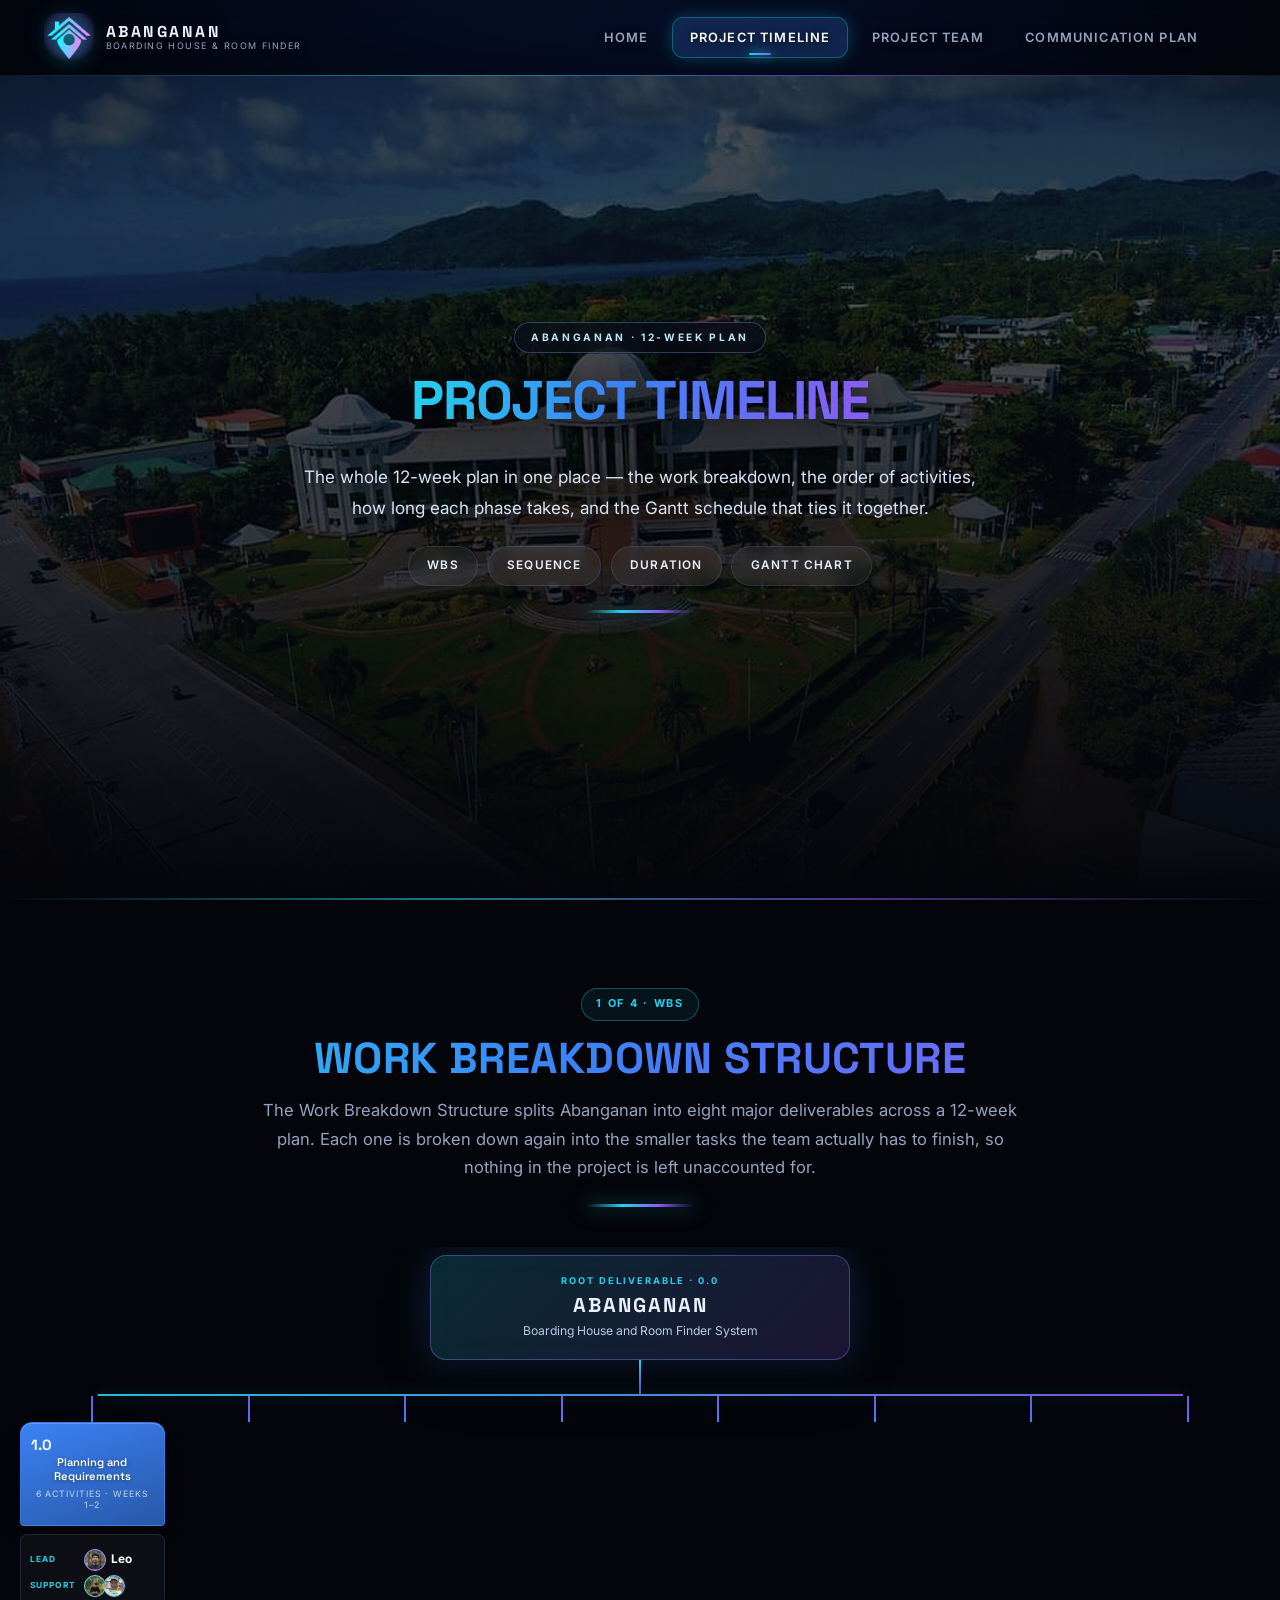
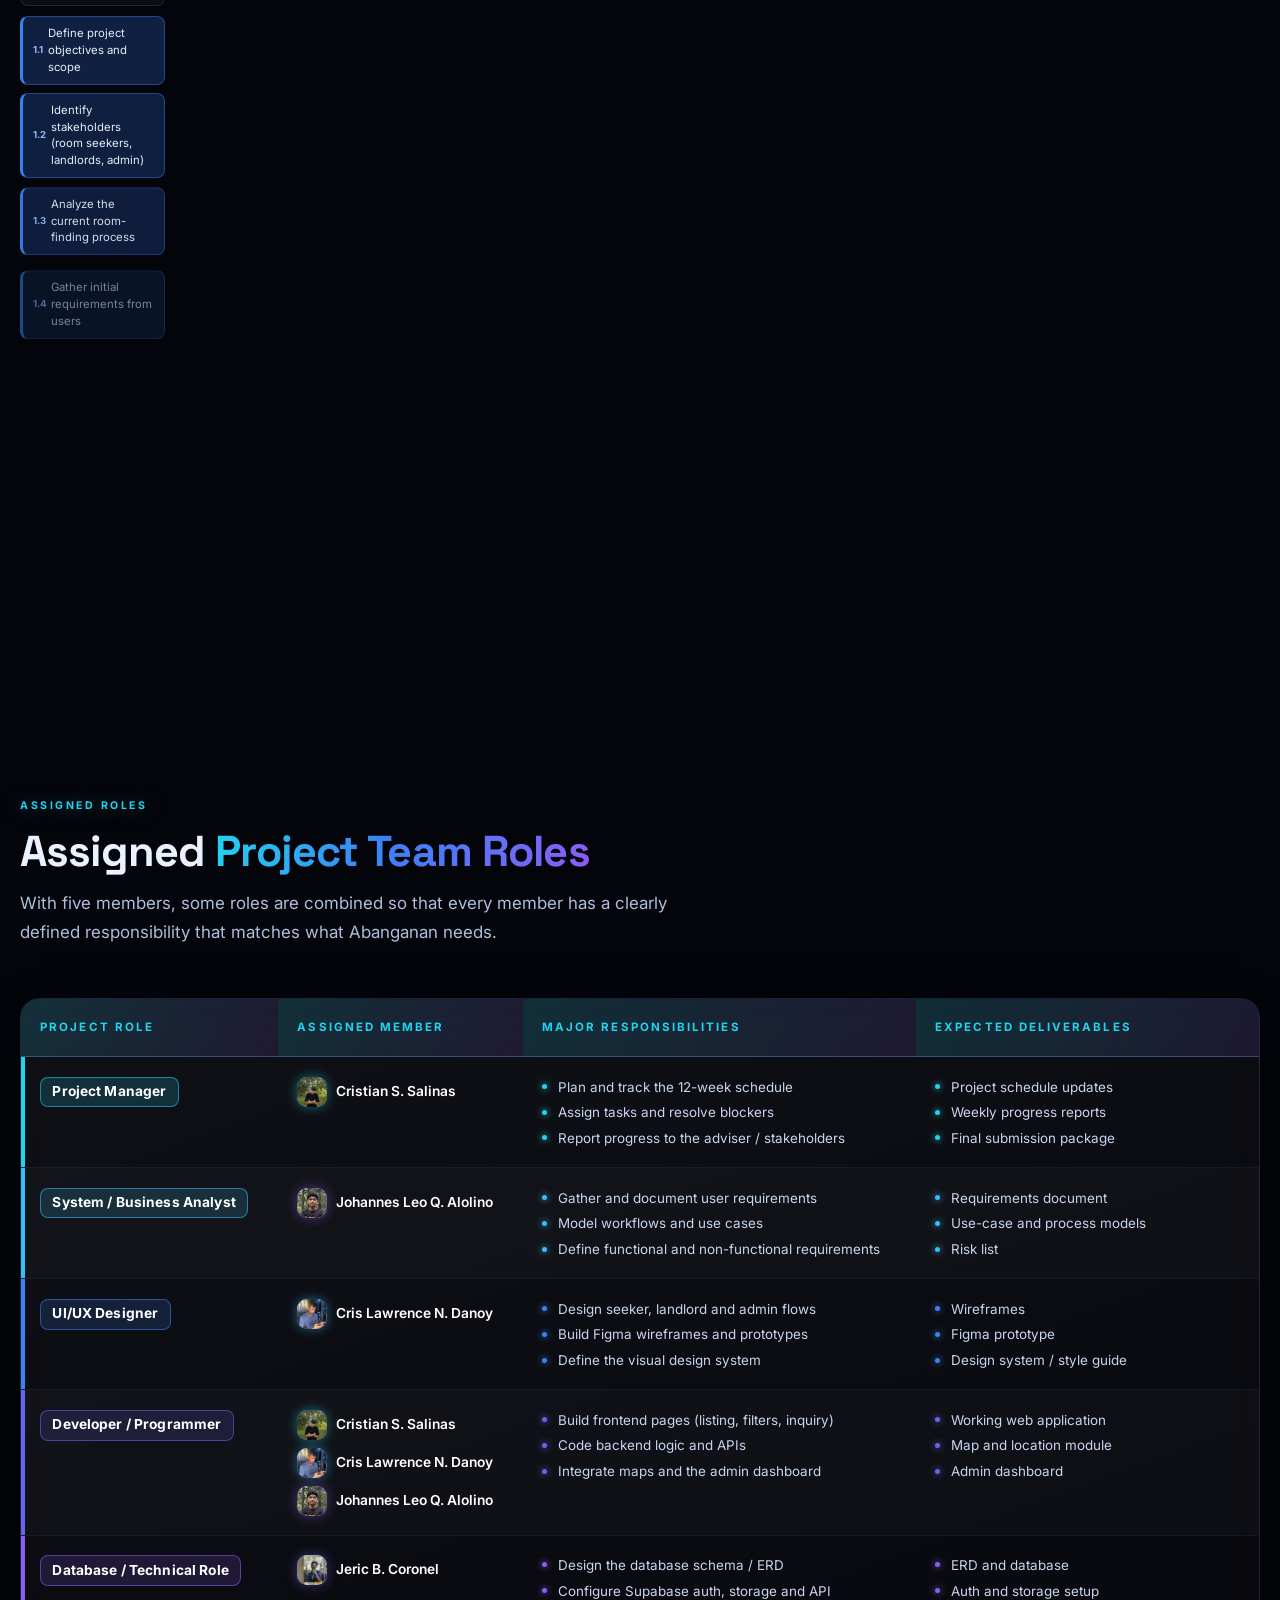
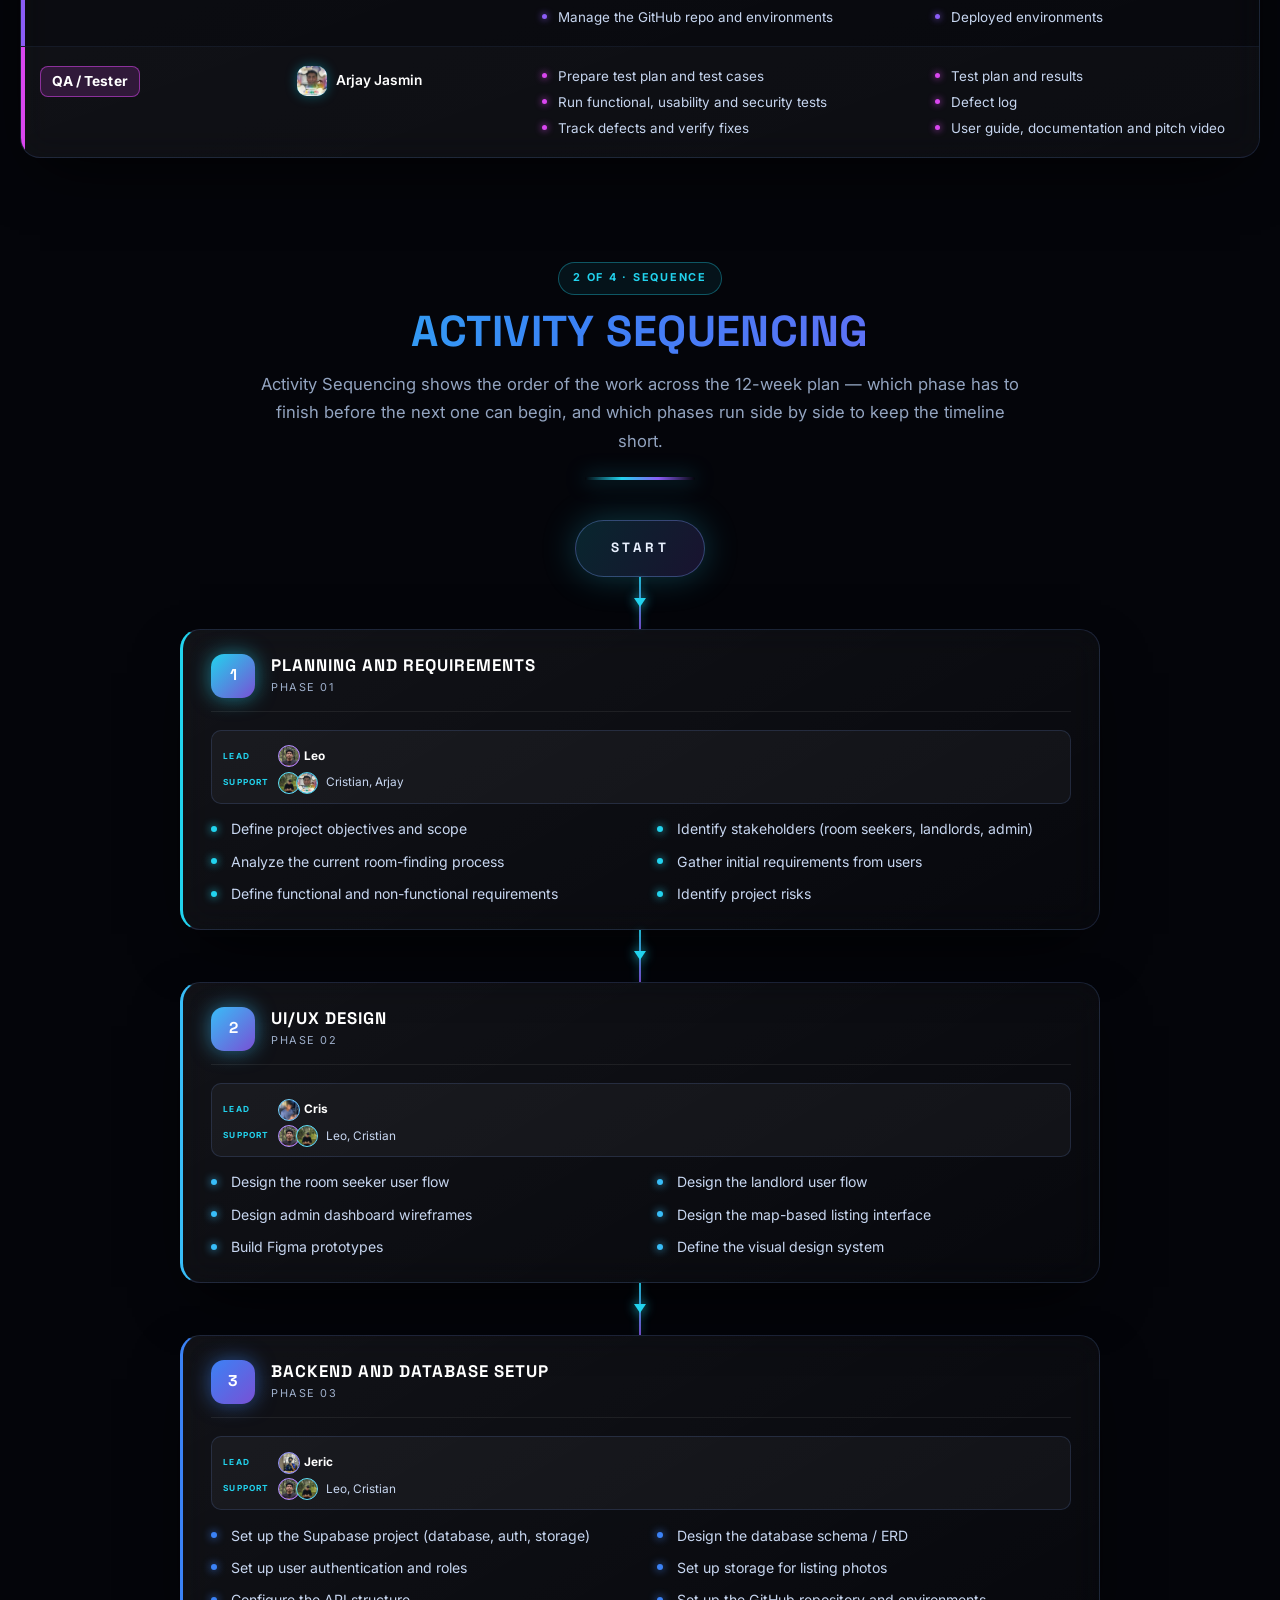
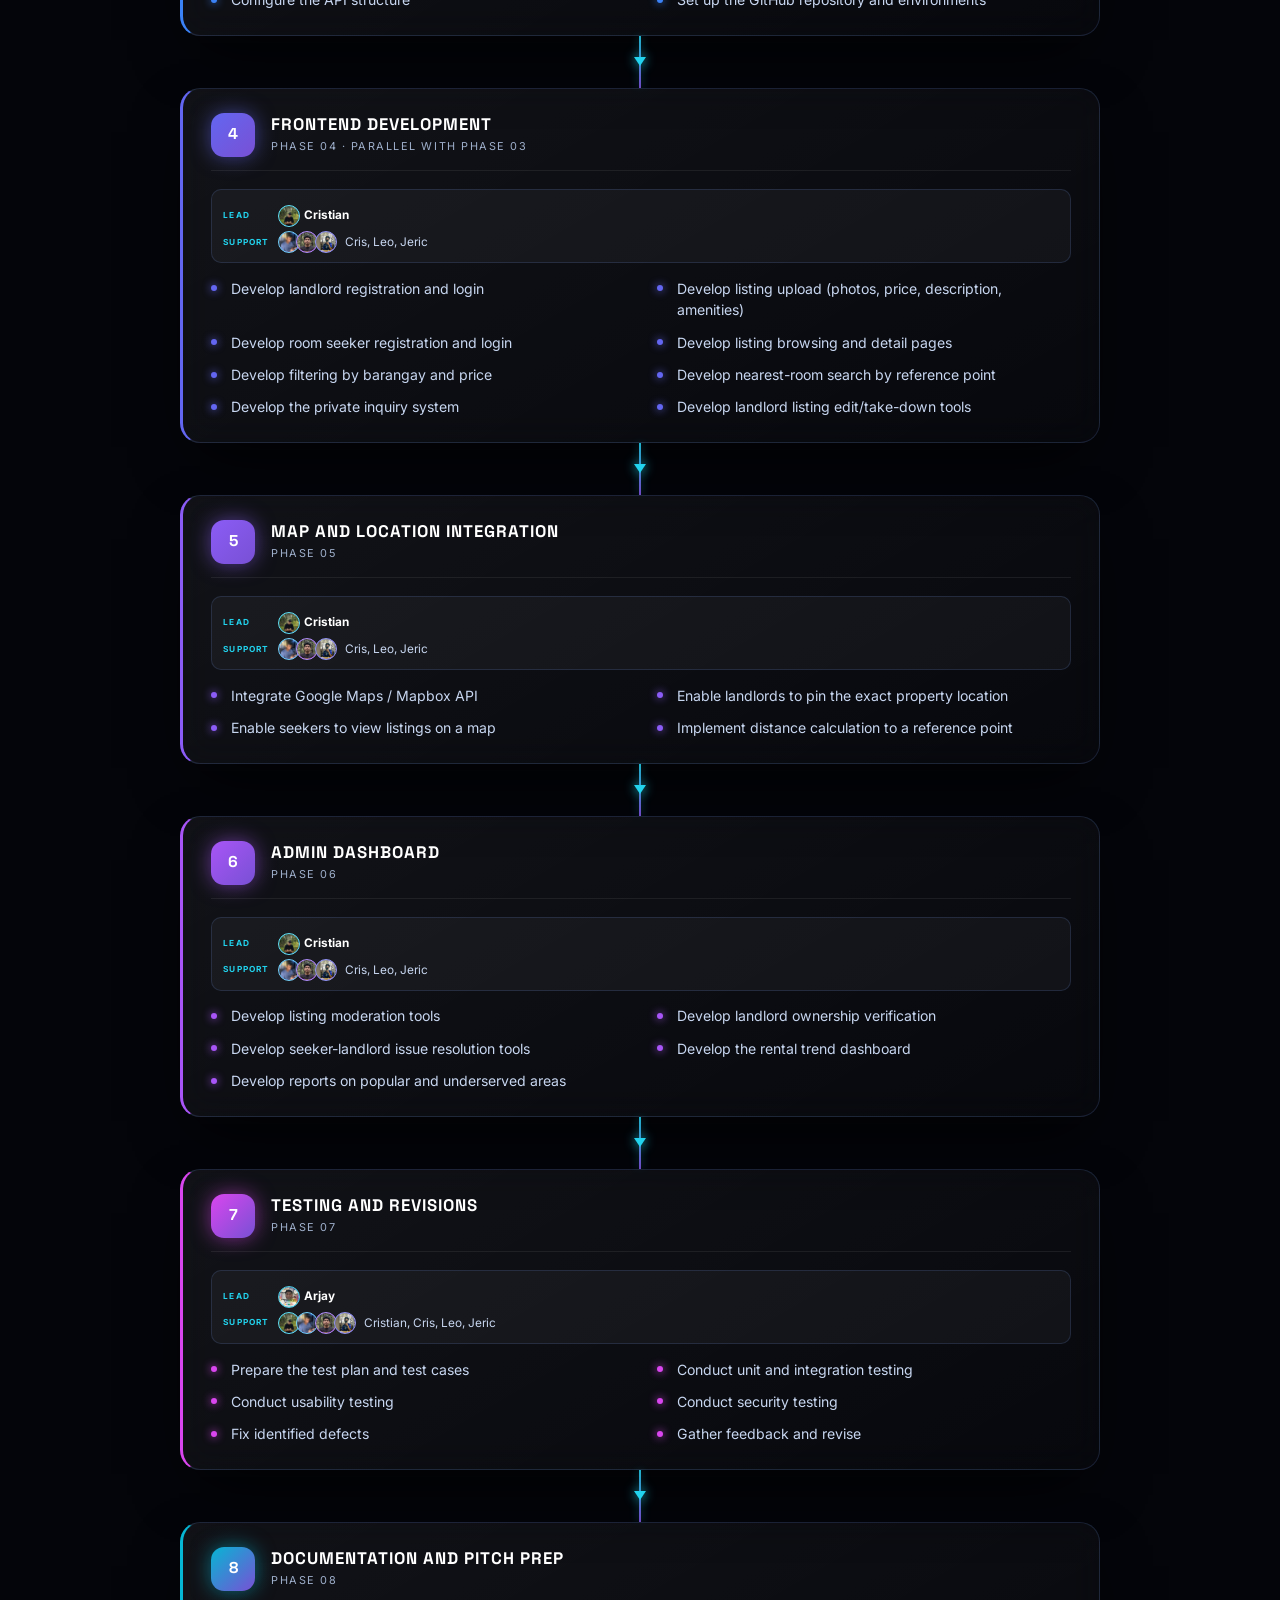
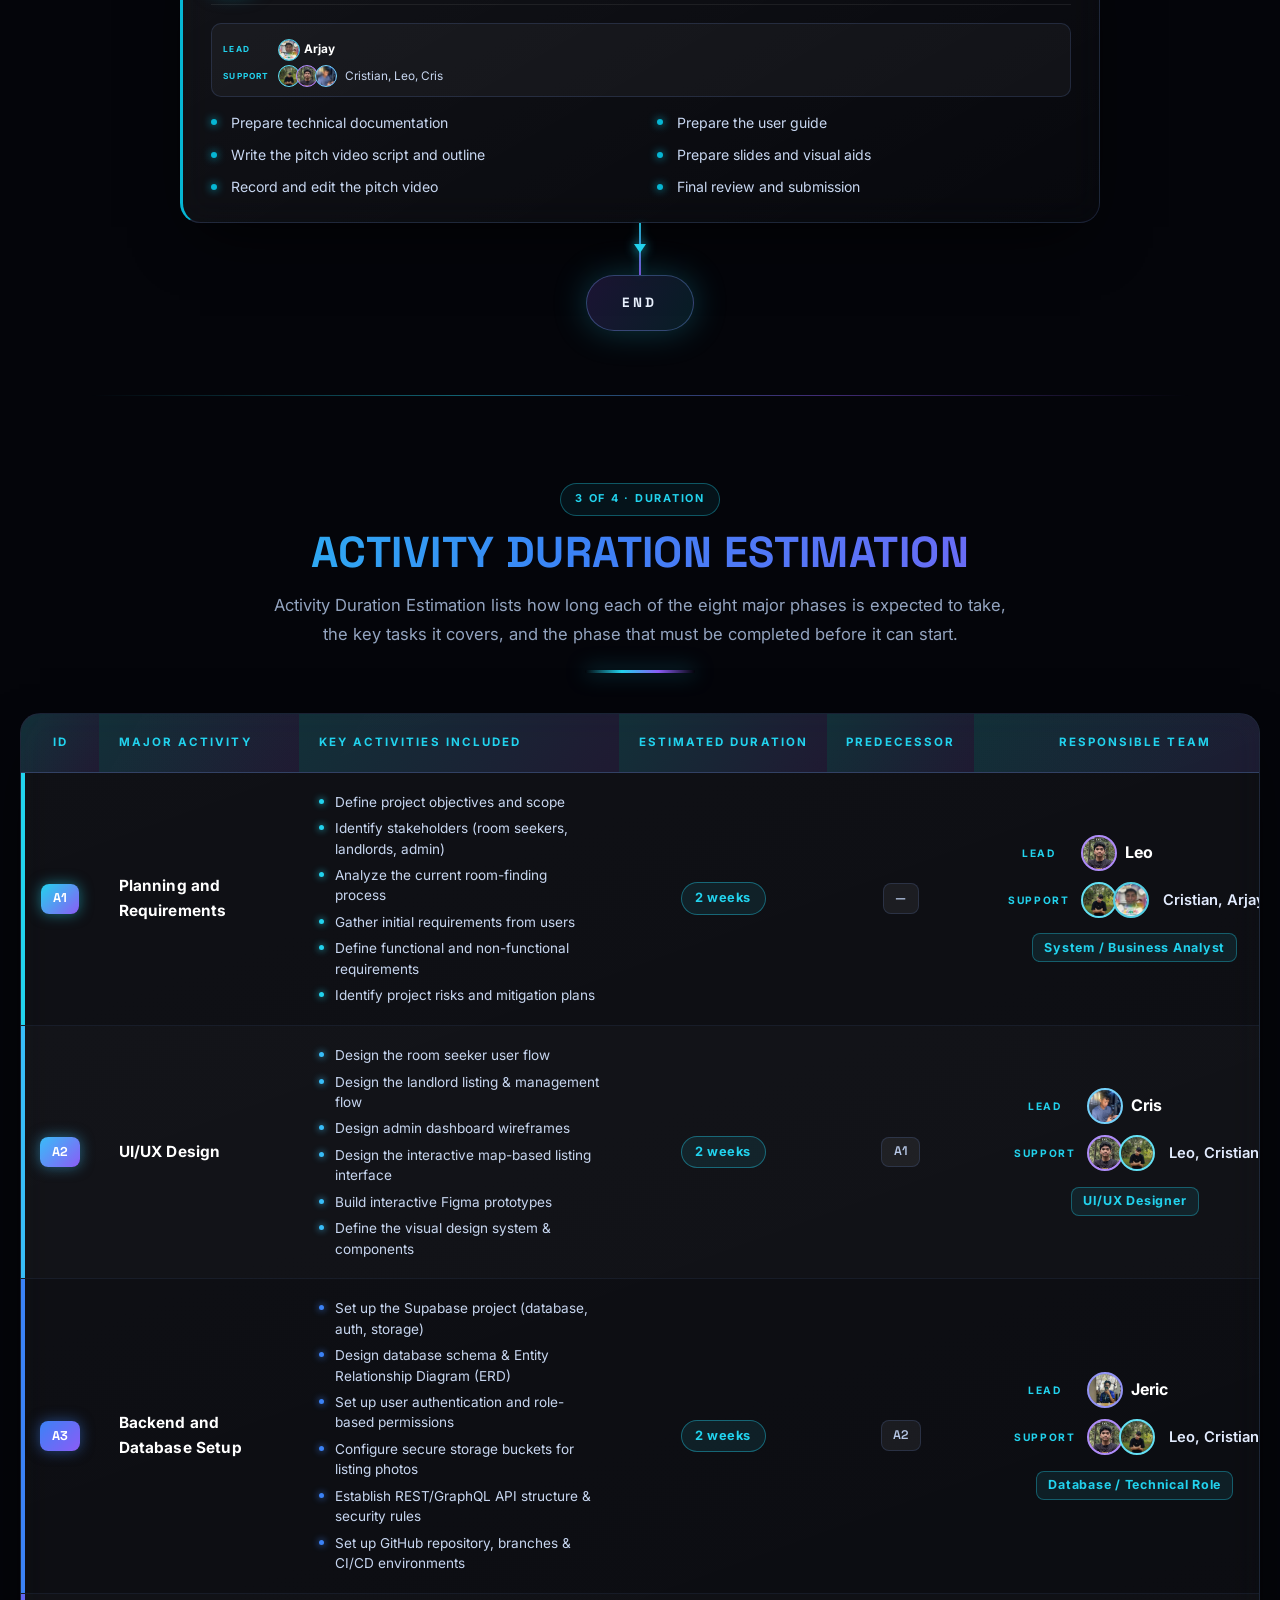
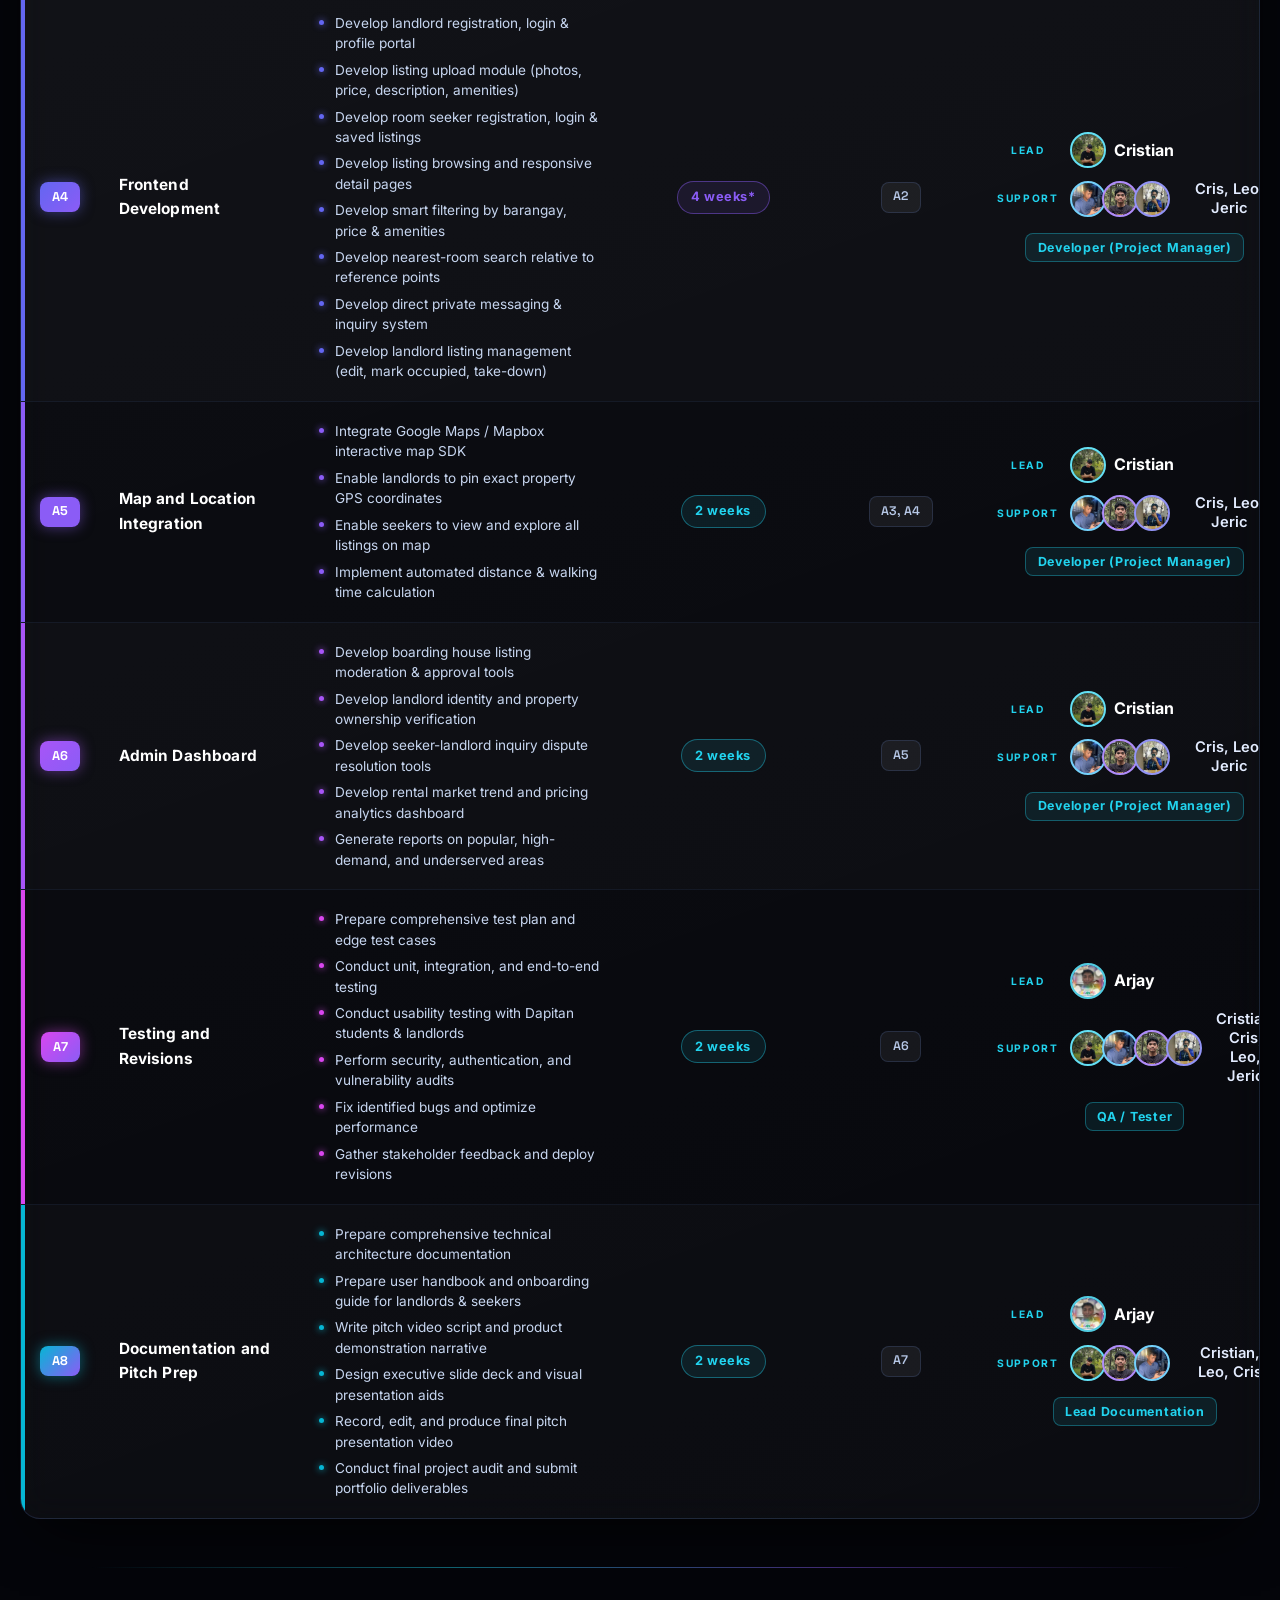
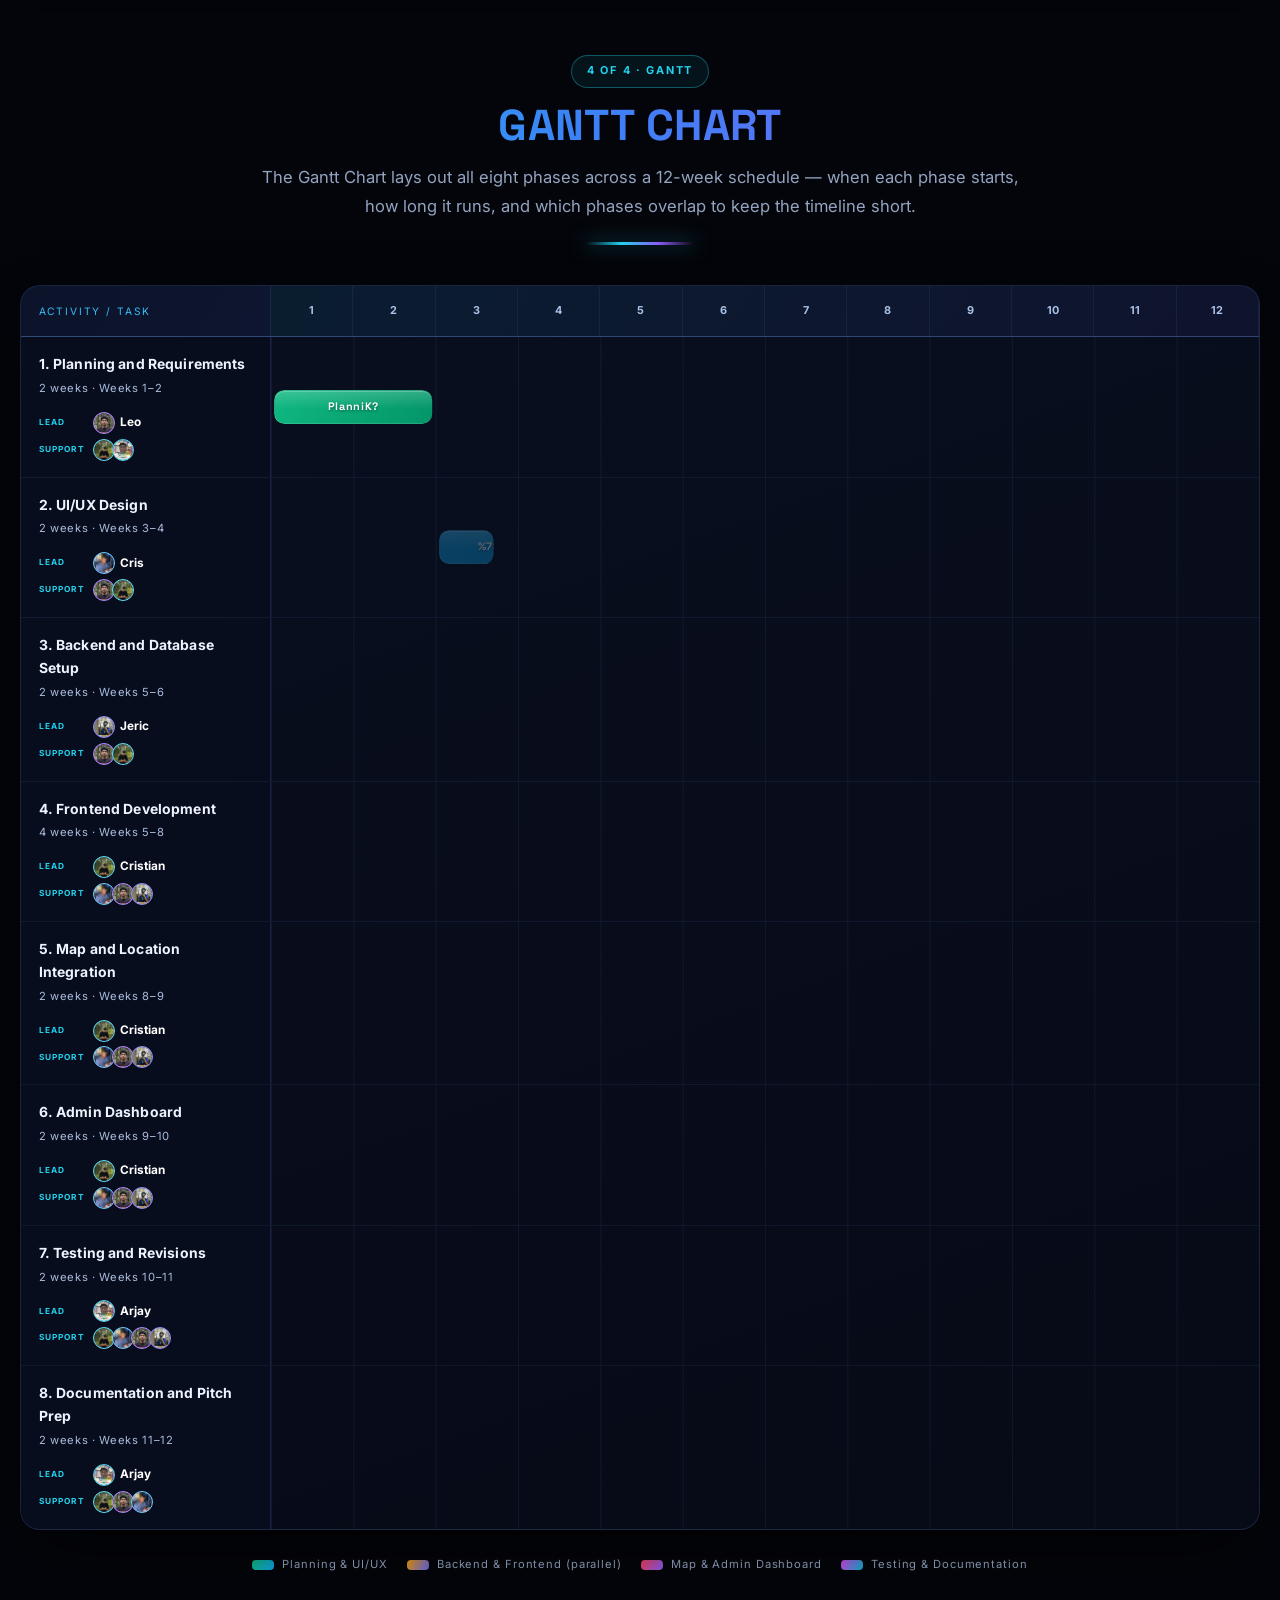
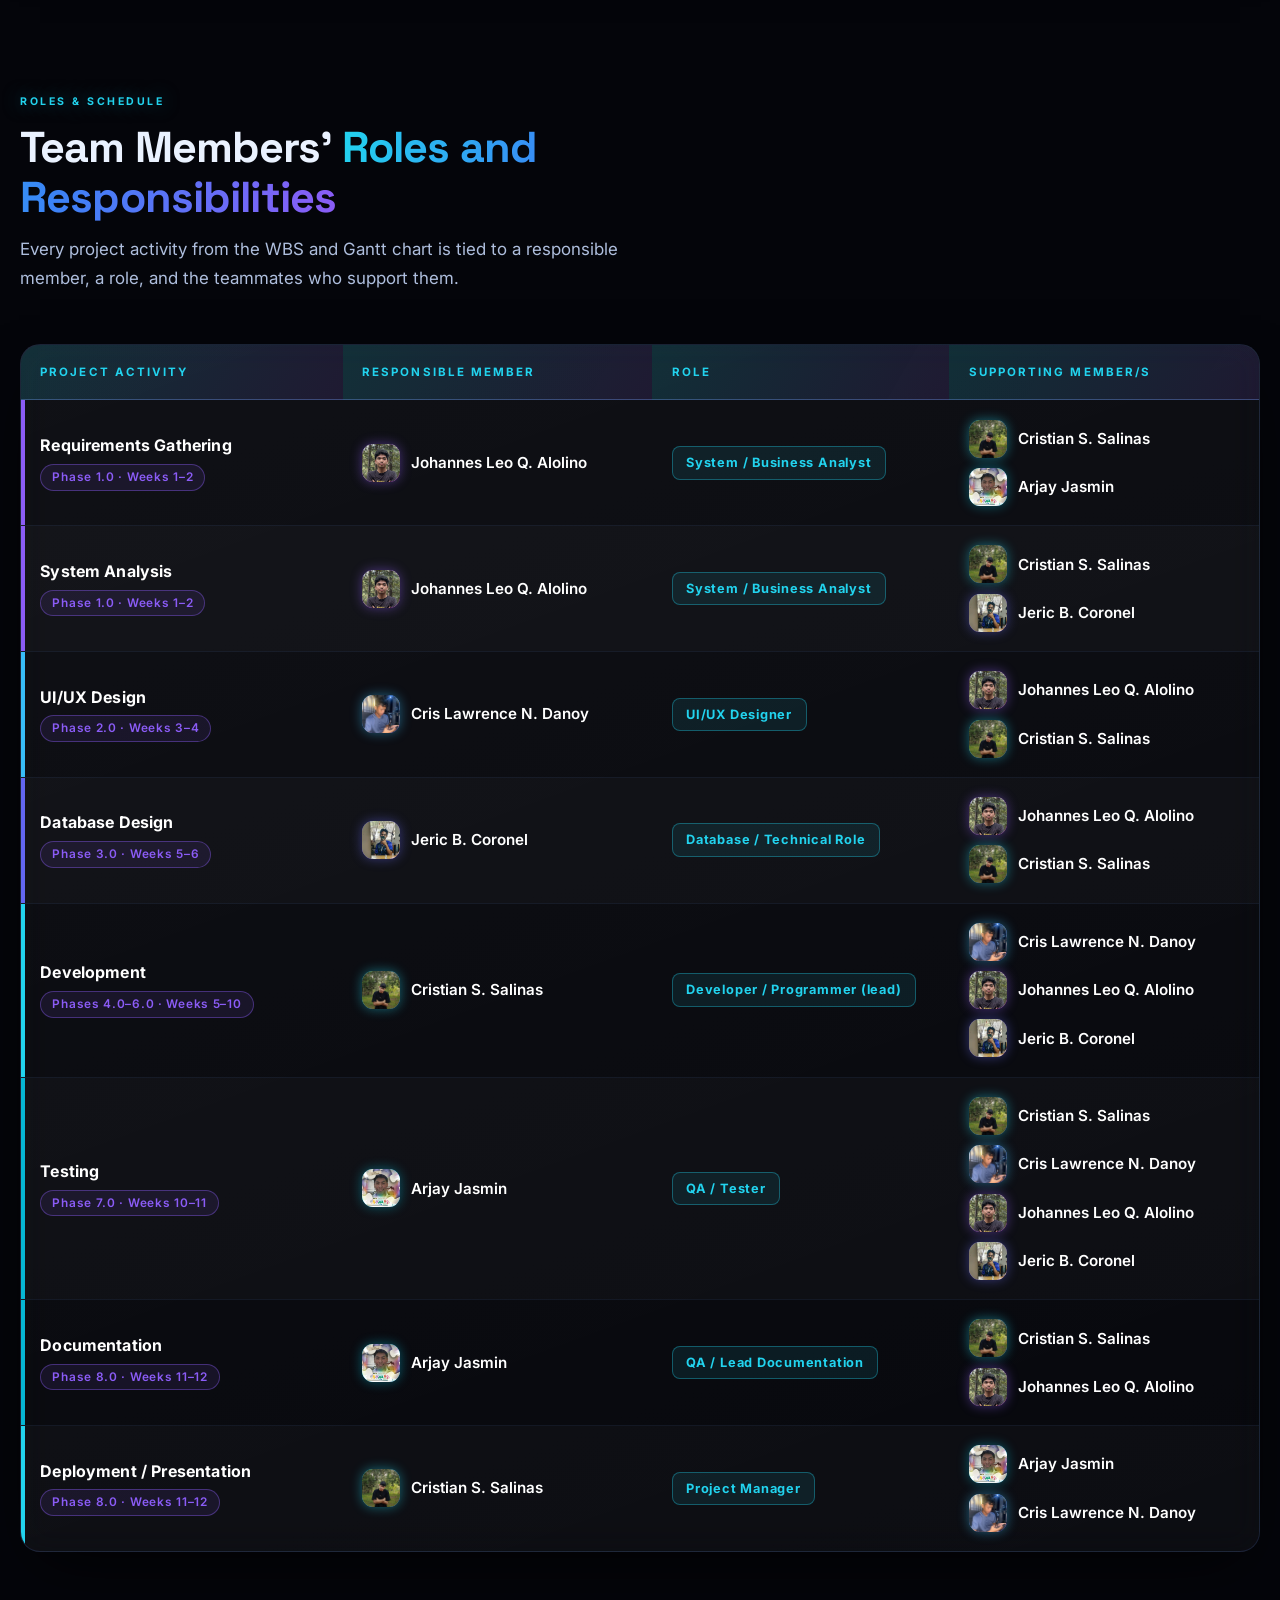
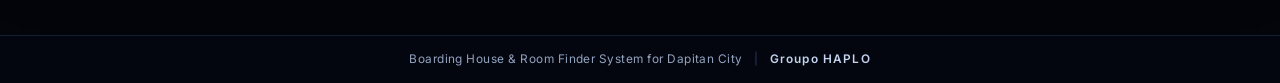
<file: project-timeline.html>
<!DOCTYPE html>
<html lang="en">
<head>
<meta charset="UTF-8" />
<meta name="viewport" content="width=device-width, initial-scale=1.0" />
<title>Project Timeline — Abanganan</title>
<meta name="description" content="Abanganan: Boarding House and Room Finder System for Dapitan City — Project Portfolio" />
<link rel="icon" type="image/png" href="assets/logo.png" />
<link rel="apple-touch-icon" href="assets/logo.png" />
<link rel="preconnect" href="https://fonts.googleapis.com">
<link rel="preconnect" href="https://fonts.gstatic.com" crossorigin>
<link href="https://fonts.googleapis.com/css2?family=Space+Grotesk:wght@400;500;600;700&family=Inter:wght@300;400;500;600;700&display=swap" rel="stylesheet">
<link rel="stylesheet" href="css/style.css" />
</head>
<body>

<div class="bg-static" aria-hidden="true"></div>

<header class="nav" id="nav">
  <div class="nav-inner">
    <a class="brand" href="index.html">
      <span class="brand-mark"><img src="assets/logo.png" alt="" /></span>
      <span class="brand-text">
        <strong>ABANGANAN</strong>
        <small>BOARDING HOUSE &amp; ROOM FINDER</small>
      </span>
    </a>

    <nav class="nav-links" id="navLinks">
        <a href="index.html">HOME</a>
        <a href="project-timeline.html" class="active">PROJECT TIMELINE</a>
        <a href="project-team.html">PROJECT TEAM</a>
        <a href="communication-plan.html">COMMUNICATION PLAN</a>
    </nav>

    <div class="nav-end">
      <button class="hamburger" id="hamburger" aria-label="Toggle navigation" aria-expanded="false">
        <span></span><span></span><span></span>
      </button>
    </div>
  </div>
</header>

<div class="page-wrap">
<main class="page-view active">
  <section class="page-hero">
    <img class="ph-img" src="assets/hero.jpg" alt="Aerial view of Dapitan City" fetchpriority="high" />
    <div class="ph-veil" aria-hidden="true"></div>

    <div class="container ph-content">
      <span class="ph-eyebrow">ABANGANAN &middot; 12-WEEK PLAN</span>
      <h1 class="ph-title grad-text">PROJECT TIMELINE</h1>
      <p class="ph-intro">The whole 12-week plan in one place &mdash; the work breakdown, the order of activities, how long each phase takes, and the Gantt schedule that ties it together.</p>
      <nav class="sub-nav" aria-label="On this page"><a class="sub-chip" href="#wbs">WBS</a><a class="sub-chip" href="#sequence">Sequence</a><a class="sub-chip" href="#duration">Duration</a><a class="sub-chip" href="#gantt">Gantt Chart</a></nav>
      <div class="ph-divider"></div>
    </div>
  </section>

<section class="merge-block" id="wbs">
  <div class="container merge-head" data-reveal>
    <span class="merge-eyebrow">1 OF 4 &middot; WBS</span>
    <h2 class="merge-title grad-text">WORK BREAKDOWN STRUCTURE</h2>
    <p class="merge-intro">The Work Breakdown Structure splits Abanganan into eight major deliverables across a 12-week plan. Each one is broken down again into the smaller tasks the team actually has to finish, so nothing in the project is left unaccounted for.</p>
    <div class="ph-divider"></div>
  </div>

<section class="wbs-wrap">
    <div class="wbs-scroll">
      <div class="wbs-chart wbs-chart-8">
        <div class="wbs-root">
          <span class="r-tag">ROOT DELIVERABLE &middot; 0.0</span>
          <h3>ABANGANAN</h3>
          <p>Boarding House and Room Finder System</p>
        </div>

        <div class="wbs-trunk" aria-hidden="true"></div>
        <div class="wbs-spine" aria-hidden="true"></div>

        <div class="wbs-cols wbs-cols-8">
        <div class="wbs-col">
          <button class="wbs-col-head" type="button">
            <span class="cid">1.0</span>
            <span class="ctitle">Planning and Requirements</span>
            <span class="ccount">6 activities &middot; Weeks 1–2</span>
            <span class="ctoggle" aria-hidden="true">&#8964;</span>
          </button>
          <div class="wbs-owner"><span class="own"><span class="own-row"><span class="own-l">LEAD</span><span class="own-av" title="Johannes Leo Q. Alolino" style="--c1:#8b5cf6;--c2:#d946ef"><img src="assets/team/leo.jpg" alt="Johannes Leo Q. Alolino" loading="lazy" onerror="this.remove();" /></span><span class="own-n">Leo</span></span><span class="own-row"><span class="own-l">SUPPORT</span><span class="own-av" title="Cristian S. Salinas" style="--c1:#22d3ee;--c2:#3b82f6"><img src="assets/team/bossing.jpg" alt="Cristian S. Salinas" loading="lazy" onerror="this.remove();" /></span><span class="own-av" title="Arjay Jasmin" style="--c1:#06b6d4;--c2:#0ea5e9"><img src="assets/team/justin.jpg" alt="Arjay Jasmin" loading="lazy" onerror="this.remove();" /></span></span></span></div>
          <div class="wbs-col-list">
            <div class="wbs-sub"><span class="sid">1.1</span><span class="stx">Define project objectives and scope</span></div>
            <div class="wbs-sub"><span class="sid">1.2</span><span class="stx">Identify stakeholders (room seekers, landlords, admin)</span></div>
            <div class="wbs-sub"><span class="sid">1.3</span><span class="stx">Analyze the current room-finding process</span></div>
            <div class="wbs-sub"><span class="sid">1.4</span><span class="stx">Gather initial requirements from users</span></div>
            <div class="wbs-sub"><span class="sid">1.5</span><span class="stx">Define functional and non-functional requirements</span></div>
            <div class="wbs-sub"><span class="sid">1.6</span><span class="stx">Identify project risks</span></div>
          </div>
        </div>

        <div class="wbs-col">
          <button class="wbs-col-head" type="button">
            <span class="cid">2.0</span>
            <span class="ctitle">UI/UX Design</span>
            <span class="ccount">6 activities &middot; Weeks 3–4</span>
            <span class="ctoggle" aria-hidden="true">&#8964;</span>
          </button>
          <div class="wbs-owner"><span class="own"><span class="own-row"><span class="own-l">LEAD</span><span class="own-av" title="Cris Lawrence N. Danoy" style="--c1:#38bdf8;--c2:#6366f1"><img src="assets/team/cris.jpg" alt="Cris Lawrence N. Danoy" loading="lazy" onerror="this.remove();" /></span><span class="own-n">Cris</span></span><span class="own-row"><span class="own-l">SUPPORT</span><span class="own-av" title="Johannes Leo Q. Alolino" style="--c1:#8b5cf6;--c2:#d946ef"><img src="assets/team/leo.jpg" alt="Johannes Leo Q. Alolino" loading="lazy" onerror="this.remove();" /></span><span class="own-av" title="Cristian S. Salinas" style="--c1:#22d3ee;--c2:#3b82f6"><img src="assets/team/bossing.jpg" alt="Cristian S. Salinas" loading="lazy" onerror="this.remove();" /></span></span></span></div>
          <div class="wbs-col-list">
            <div class="wbs-sub"><span class="sid">2.1</span><span class="stx">Design the room seeker user flow</span></div>
            <div class="wbs-sub"><span class="sid">2.2</span><span class="stx">Design the landlord user flow</span></div>
            <div class="wbs-sub"><span class="sid">2.3</span><span class="stx">Design admin dashboard wireframes</span></div>
            <div class="wbs-sub"><span class="sid">2.4</span><span class="stx">Design the map-based listing interface</span></div>
            <div class="wbs-sub"><span class="sid">2.5</span><span class="stx">Build Figma prototypes</span></div>
            <div class="wbs-sub"><span class="sid">2.6</span><span class="stx">Define the visual design system</span></div>
          </div>
        </div>

        <div class="wbs-col">
          <button class="wbs-col-head" type="button">
            <span class="cid">3.0</span>
            <span class="ctitle">Backend and Database Setup</span>
            <span class="ccount">6 activities &middot; Weeks 5–6</span>
            <span class="ctoggle" aria-hidden="true">&#8964;</span>
          </button>
          <div class="wbs-owner"><span class="own"><span class="own-row"><span class="own-l">LEAD</span><span class="own-av" title="Jeric B. Coronel" style="--c1:#6366f1;--c2:#8b5cf6"><img src="assets/team/jeric.jpg" alt="Jeric B. Coronel" loading="lazy" onerror="this.remove();" /></span><span class="own-n">Jeric</span></span><span class="own-row"><span class="own-l">SUPPORT</span><span class="own-av" title="Johannes Leo Q. Alolino" style="--c1:#8b5cf6;--c2:#d946ef"><img src="assets/team/leo.jpg" alt="Johannes Leo Q. Alolino" loading="lazy" onerror="this.remove();" /></span><span class="own-av" title="Cristian S. Salinas" style="--c1:#22d3ee;--c2:#3b82f6"><img src="assets/team/bossing.jpg" alt="Cristian S. Salinas" loading="lazy" onerror="this.remove();" /></span></span></span></div>
          <div class="wbs-col-list">
            <div class="wbs-sub"><span class="sid">3.1</span><span class="stx">Set up the Supabase project (database, auth, storage)</span></div>
            <div class="wbs-sub"><span class="sid">3.2</span><span class="stx">Design the database schema / ERD</span></div>
            <div class="wbs-sub"><span class="sid">3.3</span><span class="stx">Set up user authentication and roles</span></div>
            <div class="wbs-sub"><span class="sid">3.4</span><span class="stx">Set up storage for listing photos</span></div>
            <div class="wbs-sub"><span class="sid">3.5</span><span class="stx">Configure the API structure</span></div>
            <div class="wbs-sub"><span class="sid">3.6</span><span class="stx">Set up the GitHub repository and environments</span></div>
          </div>
        </div>

        <div class="wbs-col">
          <button class="wbs-col-head" type="button">
            <span class="cid">4.0</span>
            <span class="ctitle">Frontend Development</span>
            <span class="ccount">8 activities &middot; Weeks 5–8</span>
            <span class="ctoggle" aria-hidden="true">&#8964;</span>
          </button>
          <div class="wbs-owner"><span class="own"><span class="own-row"><span class="own-l">LEAD</span><span class="own-av" title="Cristian S. Salinas" style="--c1:#22d3ee;--c2:#3b82f6"><img src="assets/team/bossing.jpg" alt="Cristian S. Salinas" loading="lazy" onerror="this.remove();" /></span><span class="own-n">Cristian</span></span><span class="own-row"><span class="own-l">SUPPORT</span><span class="own-av" title="Cris Lawrence N. Danoy" style="--c1:#38bdf8;--c2:#6366f1"><img src="assets/team/cris.jpg" alt="Cris Lawrence N. Danoy" loading="lazy" onerror="this.remove();" /></span><span class="own-av" title="Johannes Leo Q. Alolino" style="--c1:#8b5cf6;--c2:#d946ef"><img src="assets/team/leo.jpg" alt="Johannes Leo Q. Alolino" loading="lazy" onerror="this.remove();" /></span><span class="own-av" title="Jeric B. Coronel" style="--c1:#6366f1;--c2:#8b5cf6"><img src="assets/team/jeric.jpg" alt="Jeric B. Coronel" loading="lazy" onerror="this.remove();" /></span></span></span></div>
          <div class="wbs-col-list">
            <div class="wbs-sub"><span class="sid">4.1</span><span class="stx">Develop landlord registration and login</span></div>
            <div class="wbs-sub"><span class="sid">4.2</span><span class="stx">Develop listing upload (photos, price, description, amenities)</span></div>
            <div class="wbs-sub"><span class="sid">4.3</span><span class="stx">Develop room seeker registration and login</span></div>
            <div class="wbs-sub"><span class="sid">4.4</span><span class="stx">Develop listing browsing and detail pages</span></div>
            <div class="wbs-sub"><span class="sid">4.5</span><span class="stx">Develop filtering by barangay and price</span></div>
            <div class="wbs-sub"><span class="sid">4.6</span><span class="stx">Develop nearest-room search by reference point</span></div>
            <div class="wbs-sub"><span class="sid">4.7</span><span class="stx">Develop the private inquiry system</span></div>
            <div class="wbs-sub"><span class="sid">4.8</span><span class="stx">Develop landlord listing edit/take-down tools</span></div>
          </div>
        </div>

        <div class="wbs-col">
          <button class="wbs-col-head" type="button">
            <span class="cid">5.0</span>
            <span class="ctitle">Map and Location Integration</span>
            <span class="ccount">4 activities &middot; Weeks 8–9</span>
            <span class="ctoggle" aria-hidden="true">&#8964;</span>
          </button>
          <div class="wbs-owner"><span class="own"><span class="own-row"><span class="own-l">LEAD</span><span class="own-av" title="Cristian S. Salinas" style="--c1:#22d3ee;--c2:#3b82f6"><img src="assets/team/bossing.jpg" alt="Cristian S. Salinas" loading="lazy" onerror="this.remove();" /></span><span class="own-n">Cristian</span></span><span class="own-row"><span class="own-l">SUPPORT</span><span class="own-av" title="Cris Lawrence N. Danoy" style="--c1:#38bdf8;--c2:#6366f1"><img src="assets/team/cris.jpg" alt="Cris Lawrence N. Danoy" loading="lazy" onerror="this.remove();" /></span><span class="own-av" title="Johannes Leo Q. Alolino" style="--c1:#8b5cf6;--c2:#d946ef"><img src="assets/team/leo.jpg" alt="Johannes Leo Q. Alolino" loading="lazy" onerror="this.remove();" /></span><span class="own-av" title="Jeric B. Coronel" style="--c1:#6366f1;--c2:#8b5cf6"><img src="assets/team/jeric.jpg" alt="Jeric B. Coronel" loading="lazy" onerror="this.remove();" /></span></span></span></div>
          <div class="wbs-col-list">
            <div class="wbs-sub"><span class="sid">5.1</span><span class="stx">Integrate Google Maps / Mapbox API</span></div>
            <div class="wbs-sub"><span class="sid">5.2</span><span class="stx">Enable landlords to pin the exact property location</span></div>
            <div class="wbs-sub"><span class="sid">5.3</span><span class="stx">Enable seekers to view listings on a map</span></div>
            <div class="wbs-sub"><span class="sid">5.4</span><span class="stx">Implement distance calculation to a reference point</span></div>
          </div>
        </div>

        <div class="wbs-col">
          <button class="wbs-col-head" type="button">
            <span class="cid">6.0</span>
            <span class="ctitle">Admin Dashboard</span>
            <span class="ccount">5 activities &middot; Weeks 9–10</span>
            <span class="ctoggle" aria-hidden="true">&#8964;</span>
          </button>
          <div class="wbs-owner"><span class="own"><span class="own-row"><span class="own-l">LEAD</span><span class="own-av" title="Cristian S. Salinas" style="--c1:#22d3ee;--c2:#3b82f6"><img src="assets/team/bossing.jpg" alt="Cristian S. Salinas" loading="lazy" onerror="this.remove();" /></span><span class="own-n">Cristian</span></span><span class="own-row"><span class="own-l">SUPPORT</span><span class="own-av" title="Cris Lawrence N. Danoy" style="--c1:#38bdf8;--c2:#6366f1"><img src="assets/team/cris.jpg" alt="Cris Lawrence N. Danoy" loading="lazy" onerror="this.remove();" /></span><span class="own-av" title="Johannes Leo Q. Alolino" style="--c1:#8b5cf6;--c2:#d946ef"><img src="assets/team/leo.jpg" alt="Johannes Leo Q. Alolino" loading="lazy" onerror="this.remove();" /></span><span class="own-av" title="Jeric B. Coronel" style="--c1:#6366f1;--c2:#8b5cf6"><img src="assets/team/jeric.jpg" alt="Jeric B. Coronel" loading="lazy" onerror="this.remove();" /></span></span></span></div>
          <div class="wbs-col-list">
            <div class="wbs-sub"><span class="sid">6.1</span><span class="stx">Develop listing moderation tools</span></div>
            <div class="wbs-sub"><span class="sid">6.2</span><span class="stx">Develop landlord ownership verification</span></div>
            <div class="wbs-sub"><span class="sid">6.3</span><span class="stx">Develop seeker-landlord issue resolution tools</span></div>
            <div class="wbs-sub"><span class="sid">6.4</span><span class="stx">Develop the rental trend dashboard</span></div>
            <div class="wbs-sub"><span class="sid">6.5</span><span class="stx">Develop reports on popular and underserved areas</span></div>
          </div>
        </div>

        <div class="wbs-col">
          <button class="wbs-col-head" type="button">
            <span class="cid">7.0</span>
            <span class="ctitle">Testing and Revisions</span>
            <span class="ccount">6 activities &middot; Weeks 10–11</span>
            <span class="ctoggle" aria-hidden="true">&#8964;</span>
          </button>
          <div class="wbs-owner"><span class="own"><span class="own-row"><span class="own-l">LEAD</span><span class="own-av" title="Arjay Jasmin" style="--c1:#06b6d4;--c2:#0ea5e9"><img src="assets/team/justin.jpg" alt="Arjay Jasmin" loading="lazy" onerror="this.remove();" /></span><span class="own-n">Arjay</span></span><span class="own-row"><span class="own-l">SUPPORT</span><span class="own-av" title="Cristian S. Salinas" style="--c1:#22d3ee;--c2:#3b82f6"><img src="assets/team/bossing.jpg" alt="Cristian S. Salinas" loading="lazy" onerror="this.remove();" /></span><span class="own-av" title="Cris Lawrence N. Danoy" style="--c1:#38bdf8;--c2:#6366f1"><img src="assets/team/cris.jpg" alt="Cris Lawrence N. Danoy" loading="lazy" onerror="this.remove();" /></span><span class="own-av" title="Johannes Leo Q. Alolino" style="--c1:#8b5cf6;--c2:#d946ef"><img src="assets/team/leo.jpg" alt="Johannes Leo Q. Alolino" loading="lazy" onerror="this.remove();" /></span><span class="own-av" title="Jeric B. Coronel" style="--c1:#6366f1;--c2:#8b5cf6"><img src="assets/team/jeric.jpg" alt="Jeric B. Coronel" loading="lazy" onerror="this.remove();" /></span></span></span></div>
          <div class="wbs-col-list">
            <div class="wbs-sub"><span class="sid">7.1</span><span class="stx">Prepare the test plan and test cases</span></div>
            <div class="wbs-sub"><span class="sid">7.2</span><span class="stx">Conduct unit and integration testing</span></div>
            <div class="wbs-sub"><span class="sid">7.3</span><span class="stx">Conduct usability testing</span></div>
            <div class="wbs-sub"><span class="sid">7.4</span><span class="stx">Conduct security testing</span></div>
            <div class="wbs-sub"><span class="sid">7.5</span><span class="stx">Fix identified defects</span></div>
            <div class="wbs-sub"><span class="sid">7.6</span><span class="stx">Gather feedback and revise</span></div>
          </div>
        </div>

        <div class="wbs-col">
          <button class="wbs-col-head" type="button">
            <span class="cid">8.0</span>
            <span class="ctitle">Documentation and Pitch Prep</span>
            <span class="ccount">6 activities &middot; Weeks 11–12</span>
            <span class="ctoggle" aria-hidden="true">&#8964;</span>
          </button>
          <div class="wbs-owner"><span class="own"><span class="own-row"><span class="own-l">LEAD</span><span class="own-av" title="Arjay Jasmin" style="--c1:#06b6d4;--c2:#0ea5e9"><img src="assets/team/justin.jpg" alt="Arjay Jasmin" loading="lazy" onerror="this.remove();" /></span><span class="own-n">Arjay</span></span><span class="own-row"><span class="own-l">SUPPORT</span><span class="own-av" title="Cristian S. Salinas" style="--c1:#22d3ee;--c2:#3b82f6"><img src="assets/team/bossing.jpg" alt="Cristian S. Salinas" loading="lazy" onerror="this.remove();" /></span><span class="own-av" title="Johannes Leo Q. Alolino" style="--c1:#8b5cf6;--c2:#d946ef"><img src="assets/team/leo.jpg" alt="Johannes Leo Q. Alolino" loading="lazy" onerror="this.remove();" /></span><span class="own-av" title="Cris Lawrence N. Danoy" style="--c1:#38bdf8;--c2:#6366f1"><img src="assets/team/cris.jpg" alt="Cris Lawrence N. Danoy" loading="lazy" onerror="this.remove();" /></span></span></span></div>
          <div class="wbs-col-list">
            <div class="wbs-sub"><span class="sid">8.1</span><span class="stx">Prepare technical documentation</span></div>
            <div class="wbs-sub"><span class="sid">8.2</span><span class="stx">Prepare the user guide</span></div>
            <div class="wbs-sub"><span class="sid">8.3</span><span class="stx">Write the pitch video script and outline</span></div>
            <div class="wbs-sub"><span class="sid">8.4</span><span class="stx">Prepare slides and visual aids</span></div>
            <div class="wbs-sub"><span class="sid">8.5</span><span class="stx">Record and edit the pitch video</span></div>
            <div class="wbs-sub"><span class="sid">8.6</span><span class="stx">Final review and submission</span></div>
          </div>
        </div>
        </div>
      </div>
    </div>
  </section>
</section>

<section class="container team-org" id="roles">
    <div class="section-head" data-reveal>
      <span class="eyebrow">ASSIGNED ROLES</span>
      <h2>Assigned <span class="grad-text">Project Team Roles</span></h2>
      <p>With five members, some roles are combined so that every member has a clearly defined responsibility that matches what Abanganan needs.</p>
    </div>
    <div class="ade-table-wrap" data-reveal>
      <table class="ade-table rt-table rt-roles">
        <thead><tr><th>Project Role</th><th>Assigned Member</th><th>Major Responsibilities</th><th>Expected Deliverables</th></tr></thead>
        <tbody>
          <tr style="--accent:#22d3ee">
            <td data-label="Project Role"><span class="rt-role strong">Project Manager</span></td>
            <td data-label="Assigned Member"><div class="rt-people"><span class="rt-person" style="--c1:#22d3ee;--c2:#3b82f6"><span class="rt-dot"><img src="assets/team/bossing.jpg" alt="" loading="lazy" onerror="this.remove();" /></span><span>Cristian S. Salinas</span></span></div></td>
            <td data-label="Major Responsibilities"><ul class="rt-list"><li>Plan and track the 12-week schedule</li><li>Assign tasks and resolve blockers</li><li>Report progress to the adviser / stakeholders</li></ul></td>
            <td data-label="Expected Deliverables"><ul class="rt-list"><li>Project schedule updates</li><li>Weekly progress reports</li><li>Final submission package</li></ul></td>
          </tr>
          <tr style="--accent:#38bdf8">
            <td data-label="Project Role"><span class="rt-role strong">System / Business Analyst</span></td>
            <td data-label="Assigned Member"><div class="rt-people"><span class="rt-person" style="--c1:#8b5cf6;--c2:#d946ef"><span class="rt-dot"><img src="assets/team/leo.jpg" alt="" loading="lazy" onerror="this.remove();" /></span><span>Johannes Leo Q. Alolino</span></span></div></td>
            <td data-label="Major Responsibilities"><ul class="rt-list"><li>Gather and document user requirements</li><li>Model workflows and use cases</li><li>Define functional and non-functional requirements</li></ul></td>
            <td data-label="Expected Deliverables"><ul class="rt-list"><li>Requirements document</li><li>Use-case and process models</li><li>Risk list</li></ul></td>
          </tr>
          <tr style="--accent:#3b82f6">
            <td data-label="Project Role"><span class="rt-role strong">UI/UX Designer</span></td>
            <td data-label="Assigned Member"><div class="rt-people"><span class="rt-person" style="--c1:#38bdf8;--c2:#6366f1"><span class="rt-dot"><img src="assets/team/cris.jpg" alt="" loading="lazy" onerror="this.remove();" /></span><span>Cris Lawrence N. Danoy</span></span></div></td>
            <td data-label="Major Responsibilities"><ul class="rt-list"><li>Design seeker, landlord and admin flows</li><li>Build Figma wireframes and prototypes</li><li>Define the visual design system</li></ul></td>
            <td data-label="Expected Deliverables"><ul class="rt-list"><li>Wireframes</li><li>Figma prototype</li><li>Design system / style guide</li></ul></td>
          </tr>
          <tr style="--accent:#6366f1">
            <td data-label="Project Role"><span class="rt-role strong">Developer / Programmer</span></td>
            <td data-label="Assigned Member"><div class="rt-people"><span class="rt-person" style="--c1:#22d3ee;--c2:#3b82f6"><span class="rt-dot"><img src="assets/team/bossing.jpg" alt="" loading="lazy" onerror="this.remove();" /></span><span>Cristian S. Salinas</span></span><span class="rt-person" style="--c1:#38bdf8;--c2:#6366f1"><span class="rt-dot"><img src="assets/team/cris.jpg" alt="" loading="lazy" onerror="this.remove();" /></span><span>Cris Lawrence N. Danoy</span></span><span class="rt-person" style="--c1:#8b5cf6;--c2:#d946ef"><span class="rt-dot"><img src="assets/team/leo.jpg" alt="" loading="lazy" onerror="this.remove();" /></span><span>Johannes Leo Q. Alolino</span></span></div></td>
            <td data-label="Major Responsibilities"><ul class="rt-list"><li>Build frontend pages (listing, filters, inquiry)</li><li>Code backend logic and APIs</li><li>Integrate maps and the admin dashboard</li></ul></td>
            <td data-label="Expected Deliverables"><ul class="rt-list"><li>Working web application</li><li>Map and location module</li><li>Admin dashboard</li></ul></td>
          </tr>
          <tr style="--accent:#8b5cf6">
            <td data-label="Project Role"><span class="rt-role strong">Database / Technical Role</span></td>
            <td data-label="Assigned Member"><div class="rt-people"><span class="rt-person" style="--c1:#6366f1;--c2:#8b5cf6"><span class="rt-dot"><img src="assets/team/jeric.jpg" alt="" loading="lazy" onerror="this.remove();" /></span><span>Jeric B. Coronel</span></span></div></td>
            <td data-label="Major Responsibilities"><ul class="rt-list"><li>Design the database schema / ERD</li><li>Configure Supabase auth, storage and API</li><li>Manage the GitHub repo and environments</li></ul></td>
            <td data-label="Expected Deliverables"><ul class="rt-list"><li>ERD and database</li><li>Auth and storage setup</li><li>Deployed environments</li></ul></td>
          </tr>
          <tr style="--accent:#d946ef">
            <td data-label="Project Role"><span class="rt-role strong">QA / Tester</span></td>
            <td data-label="Assigned Member"><div class="rt-people"><span class="rt-person" style="--c1:#06b6d4;--c2:#0ea5e9"><span class="rt-dot"><img src="assets/team/justin.jpg" alt="" loading="lazy" onerror="this.remove();" /></span><span>Arjay Jasmin</span></span></div></td>
            <td data-label="Major Responsibilities"><ul class="rt-list"><li>Prepare test plan and test cases</li><li>Run functional, usability and security tests</li><li>Track defects and verify fixes</li></ul></td>
            <td data-label="Expected Deliverables"><ul class="rt-list"><li>Test plan and results</li><li>Defect log</li><li>User guide, documentation and pitch video</li></ul></td>
          </tr>
        </tbody>
      </table>
    </div>
</section>
</section>

<section class="merge-block" id="sequence">
  <div class="container merge-head" data-reveal>
    <span class="merge-eyebrow">2 OF 4 &middot; SEQUENCE</span>
    <h2 class="merge-title grad-text">ACTIVITY SEQUENCING</h2>
    <p class="merge-intro">Activity Sequencing shows the order of the work across the 12-week plan &mdash; which phase has to finish before the next one can begin, and which phases run side by side to keep the timeline short.</p>
    <div class="ph-divider"></div>
  </div>

<section class="container" style="padding-bottom:4rem;">
    <div class="flow">
      <div class="flow-terminal" data-reveal>START</div>
      <div class="flow-arrow" aria-hidden="true"><i></i></div>

      <article class="flow-node" style="--accent:#22d3ee" data-reveal>
        <div class="flow-node-head"><span class="flow-num">1</span><div><h3>PLANNING AND REQUIREMENTS</h3><small>PHASE 01</small></div></div>
        <div class="flow-owner"><span class="own"><span class="own-row"><span class="own-l">LEAD</span><span class="own-av" title="Johannes Leo Q. Alolino" style="--c1:#8b5cf6;--c2:#d946ef"><img src="assets/team/leo.jpg" alt="Johannes Leo Q. Alolino" loading="lazy" onerror="this.remove();" /></span><span class="own-n">Leo</span></span><span class="own-row"><span class="own-l">SUPPORT</span><span class="own-av" title="Cristian S. Salinas" style="--c1:#22d3ee;--c2:#3b82f6"><img src="assets/team/bossing.jpg" alt="Cristian S. Salinas" loading="lazy" onerror="this.remove();" /></span><span class="own-av" title="Arjay Jasmin" style="--c1:#06b6d4;--c2:#0ea5e9"><img src="assets/team/justin.jpg" alt="Arjay Jasmin" loading="lazy" onerror="this.remove();" /></span> <span class="own-names">Cristian, Arjay</span></span></span></div>
        <ul class="flow-activities">
          <li>Define project objectives and scope</li><li>Identify stakeholders (room seekers, landlords, admin)</li><li>Analyze the current room-finding process</li><li>Gather initial requirements from users</li><li>Define functional and non-functional requirements</li><li>Identify project risks</li>
        </ul>
      </article>
      <div class="flow-arrow" aria-hidden="true"><i></i></div>

      <article class="flow-node" style="--accent:#38bdf8" data-reveal>
        <div class="flow-node-head"><span class="flow-num">2</span><div><h3>UI/UX DESIGN</h3><small>PHASE 02</small></div></div>
        <div class="flow-owner"><span class="own"><span class="own-row"><span class="own-l">LEAD</span><span class="own-av" title="Cris Lawrence N. Danoy" style="--c1:#38bdf8;--c2:#6366f1"><img src="assets/team/cris.jpg" alt="Cris Lawrence N. Danoy" loading="lazy" onerror="this.remove();" /></span><span class="own-n">Cris</span></span><span class="own-row"><span class="own-l">SUPPORT</span><span class="own-av" title="Johannes Leo Q. Alolino" style="--c1:#8b5cf6;--c2:#d946ef"><img src="assets/team/leo.jpg" alt="Johannes Leo Q. Alolino" loading="lazy" onerror="this.remove();" /></span><span class="own-av" title="Cristian S. Salinas" style="--c1:#22d3ee;--c2:#3b82f6"><img src="assets/team/bossing.jpg" alt="Cristian S. Salinas" loading="lazy" onerror="this.remove();" /></span> <span class="own-names">Leo, Cristian</span></span></span></div>
        <ul class="flow-activities">
          <li>Design the room seeker user flow</li><li>Design the landlord user flow</li><li>Design admin dashboard wireframes</li><li>Design the map-based listing interface</li><li>Build Figma prototypes</li><li>Define the visual design system</li>
        </ul>
      </article>
      <div class="flow-arrow" aria-hidden="true"><i></i></div>

      <article class="flow-node" style="--accent:#3b82f6" data-reveal>
        <div class="flow-node-head"><span class="flow-num">3</span><div><h3>BACKEND AND DATABASE SETUP</h3><small>PHASE 03</small></div></div>
        <div class="flow-owner"><span class="own"><span class="own-row"><span class="own-l">LEAD</span><span class="own-av" title="Jeric B. Coronel" style="--c1:#6366f1;--c2:#8b5cf6"><img src="assets/team/jeric.jpg" alt="Jeric B. Coronel" loading="lazy" onerror="this.remove();" /></span><span class="own-n">Jeric</span></span><span class="own-row"><span class="own-l">SUPPORT</span><span class="own-av" title="Johannes Leo Q. Alolino" style="--c1:#8b5cf6;--c2:#d946ef"><img src="assets/team/leo.jpg" alt="Johannes Leo Q. Alolino" loading="lazy" onerror="this.remove();" /></span><span class="own-av" title="Cristian S. Salinas" style="--c1:#22d3ee;--c2:#3b82f6"><img src="assets/team/bossing.jpg" alt="Cristian S. Salinas" loading="lazy" onerror="this.remove();" /></span> <span class="own-names">Leo, Cristian</span></span></span></div>
        <ul class="flow-activities">
          <li>Set up the Supabase project (database, auth, storage)</li><li>Design the database schema / ERD</li><li>Set up user authentication and roles</li><li>Set up storage for listing photos</li><li>Configure the API structure</li><li>Set up the GitHub repository and environments</li>
        </ul>
      </article>
      <div class="flow-arrow" aria-hidden="true"><i></i></div>

      <article class="flow-node" style="--accent:#6366f1" data-reveal>
        <div class="flow-node-head"><span class="flow-num">4</span><div><h3>FRONTEND DEVELOPMENT</h3><small>PHASE 04 &middot; PARALLEL WITH PHASE 03</small></div></div>
        <div class="flow-owner"><span class="own"><span class="own-row"><span class="own-l">LEAD</span><span class="own-av" title="Cristian S. Salinas" style="--c1:#22d3ee;--c2:#3b82f6"><img src="assets/team/bossing.jpg" alt="Cristian S. Salinas" loading="lazy" onerror="this.remove();" /></span><span class="own-n">Cristian</span></span><span class="own-row"><span class="own-l">SUPPORT</span><span class="own-av" title="Cris Lawrence N. Danoy" style="--c1:#38bdf8;--c2:#6366f1"><img src="assets/team/cris.jpg" alt="Cris Lawrence N. Danoy" loading="lazy" onerror="this.remove();" /></span><span class="own-av" title="Johannes Leo Q. Alolino" style="--c1:#8b5cf6;--c2:#d946ef"><img src="assets/team/leo.jpg" alt="Johannes Leo Q. Alolino" loading="lazy" onerror="this.remove();" /></span><span class="own-av" title="Jeric B. Coronel" style="--c1:#6366f1;--c2:#8b5cf6"><img src="assets/team/jeric.jpg" alt="Jeric B. Coronel" loading="lazy" onerror="this.remove();" /></span> <span class="own-names">Cris, Leo, Jeric</span></span></span></div>
        <ul class="flow-activities">
          <li>Develop landlord registration and login</li><li>Develop listing upload (photos, price, description, amenities)</li><li>Develop room seeker registration and login</li><li>Develop listing browsing and detail pages</li><li>Develop filtering by barangay and price</li><li>Develop nearest-room search by reference point</li><li>Develop the private inquiry system</li><li>Develop landlord listing edit/take-down tools</li>
        </ul>
      </article>
      <div class="flow-arrow" aria-hidden="true"><i></i></div>

      <article class="flow-node" style="--accent:#8b5cf6" data-reveal>
        <div class="flow-node-head"><span class="flow-num">5</span><div><h3>MAP AND LOCATION INTEGRATION</h3><small>PHASE 05</small></div></div>
        <div class="flow-owner"><span class="own"><span class="own-row"><span class="own-l">LEAD</span><span class="own-av" title="Cristian S. Salinas" style="--c1:#22d3ee;--c2:#3b82f6"><img src="assets/team/bossing.jpg" alt="Cristian S. Salinas" loading="lazy" onerror="this.remove();" /></span><span class="own-n">Cristian</span></span><span class="own-row"><span class="own-l">SUPPORT</span><span class="own-av" title="Cris Lawrence N. Danoy" style="--c1:#38bdf8;--c2:#6366f1"><img src="assets/team/cris.jpg" alt="Cris Lawrence N. Danoy" loading="lazy" onerror="this.remove();" /></span><span class="own-av" title="Johannes Leo Q. Alolino" style="--c1:#8b5cf6;--c2:#d946ef"><img src="assets/team/leo.jpg" alt="Johannes Leo Q. Alolino" loading="lazy" onerror="this.remove();" /></span><span class="own-av" title="Jeric B. Coronel" style="--c1:#6366f1;--c2:#8b5cf6"><img src="assets/team/jeric.jpg" alt="Jeric B. Coronel" loading="lazy" onerror="this.remove();" /></span> <span class="own-names">Cris, Leo, Jeric</span></span></span></div>
        <ul class="flow-activities">
          <li>Integrate Google Maps / Mapbox API</li><li>Enable landlords to pin the exact property location</li><li>Enable seekers to view listings on a map</li><li>Implement distance calculation to a reference point</li>
        </ul>
      </article>
      <div class="flow-arrow" aria-hidden="true"><i></i></div>

      <article class="flow-node" style="--accent:#a855f7" data-reveal>
        <div class="flow-node-head"><span class="flow-num">6</span><div><h3>ADMIN DASHBOARD</h3><small>PHASE 06</small></div></div>
        <div class="flow-owner"><span class="own"><span class="own-row"><span class="own-l">LEAD</span><span class="own-av" title="Cristian S. Salinas" style="--c1:#22d3ee;--c2:#3b82f6"><img src="assets/team/bossing.jpg" alt="Cristian S. Salinas" loading="lazy" onerror="this.remove();" /></span><span class="own-n">Cristian</span></span><span class="own-row"><span class="own-l">SUPPORT</span><span class="own-av" title="Cris Lawrence N. Danoy" style="--c1:#38bdf8;--c2:#6366f1"><img src="assets/team/cris.jpg" alt="Cris Lawrence N. Danoy" loading="lazy" onerror="this.remove();" /></span><span class="own-av" title="Johannes Leo Q. Alolino" style="--c1:#8b5cf6;--c2:#d946ef"><img src="assets/team/leo.jpg" alt="Johannes Leo Q. Alolino" loading="lazy" onerror="this.remove();" /></span><span class="own-av" title="Jeric B. Coronel" style="--c1:#6366f1;--c2:#8b5cf6"><img src="assets/team/jeric.jpg" alt="Jeric B. Coronel" loading="lazy" onerror="this.remove();" /></span> <span class="own-names">Cris, Leo, Jeric</span></span></span></div>
        <ul class="flow-activities">
          <li>Develop listing moderation tools</li><li>Develop landlord ownership verification</li><li>Develop seeker-landlord issue resolution tools</li><li>Develop the rental trend dashboard</li><li>Develop reports on popular and underserved areas</li>
        </ul>
      </article>
      <div class="flow-arrow" aria-hidden="true"><i></i></div>

      <article class="flow-node" style="--accent:#d946ef" data-reveal>
        <div class="flow-node-head"><span class="flow-num">7</span><div><h3>TESTING AND REVISIONS</h3><small>PHASE 07</small></div></div>
        <div class="flow-owner"><span class="own"><span class="own-row"><span class="own-l">LEAD</span><span class="own-av" title="Arjay Jasmin" style="--c1:#06b6d4;--c2:#0ea5e9"><img src="assets/team/justin.jpg" alt="Arjay Jasmin" loading="lazy" onerror="this.remove();" /></span><span class="own-n">Arjay</span></span><span class="own-row"><span class="own-l">SUPPORT</span><span class="own-av" title="Cristian S. Salinas" style="--c1:#22d3ee;--c2:#3b82f6"><img src="assets/team/bossing.jpg" alt="Cristian S. Salinas" loading="lazy" onerror="this.remove();" /></span><span class="own-av" title="Cris Lawrence N. Danoy" style="--c1:#38bdf8;--c2:#6366f1"><img src="assets/team/cris.jpg" alt="Cris Lawrence N. Danoy" loading="lazy" onerror="this.remove();" /></span><span class="own-av" title="Johannes Leo Q. Alolino" style="--c1:#8b5cf6;--c2:#d946ef"><img src="assets/team/leo.jpg" alt="Johannes Leo Q. Alolino" loading="lazy" onerror="this.remove();" /></span><span class="own-av" title="Jeric B. Coronel" style="--c1:#6366f1;--c2:#8b5cf6"><img src="assets/team/jeric.jpg" alt="Jeric B. Coronel" loading="lazy" onerror="this.remove();" /></span> <span class="own-names">Cristian, Cris, Leo, Jeric</span></span></span></div>
        <ul class="flow-activities">
          <li>Prepare the test plan and test cases</li><li>Conduct unit and integration testing</li><li>Conduct usability testing</li><li>Conduct security testing</li><li>Fix identified defects</li><li>Gather feedback and revise</li>
        </ul>
      </article>
      <div class="flow-arrow" aria-hidden="true"><i></i></div>

      <article class="flow-node" style="--accent:#06b6d4" data-reveal>
        <div class="flow-node-head"><span class="flow-num">8</span><div><h3>DOCUMENTATION AND PITCH PREP</h3><small>PHASE 08</small></div></div>
        <div class="flow-owner"><span class="own"><span class="own-row"><span class="own-l">LEAD</span><span class="own-av" title="Arjay Jasmin" style="--c1:#06b6d4;--c2:#0ea5e9"><img src="assets/team/justin.jpg" alt="Arjay Jasmin" loading="lazy" onerror="this.remove();" /></span><span class="own-n">Arjay</span></span><span class="own-row"><span class="own-l">SUPPORT</span><span class="own-av" title="Cristian S. Salinas" style="--c1:#22d3ee;--c2:#3b82f6"><img src="assets/team/bossing.jpg" alt="Cristian S. Salinas" loading="lazy" onerror="this.remove();" /></span><span class="own-av" title="Johannes Leo Q. Alolino" style="--c1:#8b5cf6;--c2:#d946ef"><img src="assets/team/leo.jpg" alt="Johannes Leo Q. Alolino" loading="lazy" onerror="this.remove();" /></span><span class="own-av" title="Cris Lawrence N. Danoy" style="--c1:#38bdf8;--c2:#6366f1"><img src="assets/team/cris.jpg" alt="Cris Lawrence N. Danoy" loading="lazy" onerror="this.remove();" /></span> <span class="own-names">Cristian, Leo, Cris</span></span></span></div>
        <ul class="flow-activities">
          <li>Prepare technical documentation</li><li>Prepare the user guide</li><li>Write the pitch video script and outline</li><li>Prepare slides and visual aids</li><li>Record and edit the pitch video</li><li>Final review and submission</li>
        </ul>
      </article>
      <div class="flow-arrow" aria-hidden="true"><i></i></div>
      <div class="flow-terminal end" data-reveal>END</div>
    </div>
  </section>
</section>

<section class="merge-block" id="duration">
  <div class="container merge-head" data-reveal>
    <span class="merge-eyebrow">3 OF 4 &middot; DURATION</span>
    <h2 class="merge-title grad-text">ACTIVITY DURATION ESTIMATION</h2>
    <p class="merge-intro">Activity Duration Estimation lists how long each of the eight major phases is expected to take, the key tasks it covers, and the phase that must be completed before it can start.</p>
    <div class="ph-divider"></div>
  </div>

<section class="container" style="padding-bottom:3rem;">
    <div class="ade-table-wrap" data-reveal>
      <table class="ade-table">
        <thead>
          <tr>
            <th>ID</th><th>Major Activity</th><th>Key Activities Included</th>
            <th>Estimated Duration</th><th>Predecessor</th><th>Responsible Team</th>
          </tr>
        </thead>
        <tbody>
          <tr style="--accent:#22d3ee">
            <td data-label="ID"><span class="ade-id">A1</span></td>
            <td data-label="Major Activity"><span class="ade-act">Planning and Requirements</span></td>
            <td data-label="Key Activities">
              <ul class="ade-tasks">
                <li>Define project objectives and scope</li>
                <li>Identify stakeholders (room seekers, landlords, admin)</li>
                <li>Analyze the current room-finding process</li>
                <li>Gather initial requirements from users</li>
                <li>Define functional and non-functional requirements</li>
                <li>Identify project risks and mitigation plans</li>
              </ul>
            </td>
            <td data-label="Duration"><span class="ade-dur">2 weeks</span></td>
            <td data-label="Predecessor"><span class="ade-pred">—</span></td>
          <td data-label="Responsible Team"><div class="ade-team"><span class="own"><span class="own-row"><span class="own-l">LEAD</span><span class="own-av" title="Johannes Leo Q. Alolino" style="--c1:#8b5cf6;--c2:#d946ef"><img src="assets/team/leo.jpg" alt="Johannes Leo Q. Alolino" loading="lazy" onerror="this.remove();" /></span><span class="own-n">Leo</span></span><span class="own-row"><span class="own-l">SUPPORT</span><span class="own-av" title="Cristian S. Salinas" style="--c1:#22d3ee;--c2:#3b82f6"><img src="assets/team/bossing.jpg" alt="Cristian S. Salinas" loading="lazy" onerror="this.remove();" /></span><span class="own-av" title="Arjay Jasmin" style="--c1:#06b6d4;--c2:#0ea5e9"><img src="assets/team/justin.jpg" alt="Arjay Jasmin" loading="lazy" onerror="this.remove();" /></span> <span class="own-names">Cristian, Arjay</span></span></span><span class="rt-role">System / Business Analyst</span></div></td>
          </tr>
          <tr style="--accent:#38bdf8">
            <td data-label="ID"><span class="ade-id">A2</span></td>
            <td data-label="Major Activity"><span class="ade-act">UI/UX Design</span></td>
            <td data-label="Key Activities">
              <ul class="ade-tasks">
                <li>Design the room seeker user flow</li>
                <li>Design the landlord listing & management flow</li>
                <li>Design admin dashboard wireframes</li>
                <li>Design the interactive map-based listing interface</li>
                <li>Build interactive Figma prototypes</li>
                <li>Define the visual design system & components</li>
              </ul>
            </td>
            <td data-label="Duration"><span class="ade-dur">2 weeks</span></td>
            <td data-label="Predecessor"><span class="ade-pred">A1</span></td>
          <td data-label="Responsible Team"><div class="ade-team"><span class="own"><span class="own-row"><span class="own-l">LEAD</span><span class="own-av" title="Cris Lawrence N. Danoy" style="--c1:#38bdf8;--c2:#6366f1"><img src="assets/team/cris.jpg" alt="Cris Lawrence N. Danoy" loading="lazy" onerror="this.remove();" /></span><span class="own-n">Cris</span></span><span class="own-row"><span class="own-l">SUPPORT</span><span class="own-av" title="Johannes Leo Q. Alolino" style="--c1:#8b5cf6;--c2:#d946ef"><img src="assets/team/leo.jpg" alt="Johannes Leo Q. Alolino" loading="lazy" onerror="this.remove();" /></span><span class="own-av" title="Cristian S. Salinas" style="--c1:#22d3ee;--c2:#3b82f6"><img src="assets/team/bossing.jpg" alt="Cristian S. Salinas" loading="lazy" onerror="this.remove();" /></span> <span class="own-names">Leo, Cristian</span></span></span><span class="rt-role">UI/UX Designer</span></div></td>
          </tr>
          <tr style="--accent:#3b82f6">
            <td data-label="ID"><span class="ade-id">A3</span></td>
            <td data-label="Major Activity"><span class="ade-act">Backend and Database Setup</span></td>
            <td data-label="Key Activities">
              <ul class="ade-tasks">
                <li>Set up the Supabase project (database, auth, storage)</li>
                <li>Design database schema & Entity Relationship Diagram (ERD)</li>
                <li>Set up user authentication and role-based permissions</li>
                <li>Configure secure storage buckets for listing photos</li>
                <li>Establish REST/GraphQL API structure & security rules</li>
                <li>Set up GitHub repository, branches & CI/CD environments</li>
              </ul>
            </td>
            <td data-label="Duration"><span class="ade-dur">2 weeks</span></td>
            <td data-label="Predecessor"><span class="ade-pred">A2</span></td>
          <td data-label="Responsible Team"><div class="ade-team"><span class="own"><span class="own-row"><span class="own-l">LEAD</span><span class="own-av" title="Jeric B. Coronel" style="--c1:#6366f1;--c2:#8b5cf6"><img src="assets/team/jeric.jpg" alt="Jeric B. Coronel" loading="lazy" onerror="this.remove();" /></span><span class="own-n">Jeric</span></span><span class="own-row"><span class="own-l">SUPPORT</span><span class="own-av" title="Johannes Leo Q. Alolino" style="--c1:#8b5cf6;--c2:#d946ef"><img src="assets/team/leo.jpg" alt="Johannes Leo Q. Alolino" loading="lazy" onerror="this.remove();" /></span><span class="own-av" title="Cristian S. Salinas" style="--c1:#22d3ee;--c2:#3b82f6"><img src="assets/team/bossing.jpg" alt="Cristian S. Salinas" loading="lazy" onerror="this.remove();" /></span> <span class="own-names">Leo, Cristian</span></span></span><span class="rt-role">Database / Technical Role</span></div></td>
          </tr>
          <tr style="--accent:#6366f1">
            <td data-label="ID"><span class="ade-id">A4</span></td>
            <td data-label="Major Activity"><span class="ade-act">Frontend Development</span></td>
            <td data-label="Key Activities">
              <ul class="ade-tasks">
                <li>Develop landlord registration, login & profile portal</li>
                <li>Develop listing upload module (photos, price, description, amenities)</li>
                <li>Develop room seeker registration, login & saved listings</li>
                <li>Develop listing browsing and responsive detail pages</li>
                <li>Develop smart filtering by barangay, price & amenities</li>
                <li>Develop nearest-room search relative to reference points</li>
                <li>Develop direct private messaging & inquiry system</li>
                <li>Develop landlord listing management (edit, mark occupied, take-down)</li>
              </ul>
            </td>
            <td data-label="Duration"><span class="ade-dur star">4 weeks*</span></td>
            <td data-label="Predecessor"><span class="ade-pred">A2</span></td>
          <td data-label="Responsible Team"><div class="ade-team"><span class="own"><span class="own-row"><span class="own-l">LEAD</span><span class="own-av" title="Cristian S. Salinas" style="--c1:#22d3ee;--c2:#3b82f6"><img src="assets/team/bossing.jpg" alt="Cristian S. Salinas" loading="lazy" onerror="this.remove();" /></span><span class="own-n">Cristian</span></span><span class="own-row"><span class="own-l">SUPPORT</span><span class="own-av" title="Cris Lawrence N. Danoy" style="--c1:#38bdf8;--c2:#6366f1"><img src="assets/team/cris.jpg" alt="Cris Lawrence N. Danoy" loading="lazy" onerror="this.remove();" /></span><span class="own-av" title="Johannes Leo Q. Alolino" style="--c1:#8b5cf6;--c2:#d946ef"><img src="assets/team/leo.jpg" alt="Johannes Leo Q. Alolino" loading="lazy" onerror="this.remove();" /></span><span class="own-av" title="Jeric B. Coronel" style="--c1:#6366f1;--c2:#8b5cf6"><img src="assets/team/jeric.jpg" alt="Jeric B. Coronel" loading="lazy" onerror="this.remove();" /></span> <span class="own-names">Cris, Leo, Jeric</span></span></span><span class="rt-role">Developer (Project Manager)</span></div></td>
          </tr>
          <tr style="--accent:#8b5cf6">
            <td data-label="ID"><span class="ade-id">A5</span></td>
            <td data-label="Major Activity"><span class="ade-act">Map and Location Integration</span></td>
            <td data-label="Key Activities">
              <ul class="ade-tasks">
                <li>Integrate Google Maps / Mapbox interactive map SDK</li>
                <li>Enable landlords to pin exact property GPS coordinates</li>
                <li>Enable seekers to view and explore all listings on map</li>
                <li>Implement automated distance & walking time calculation</li>
              </ul>
            </td>
            <td data-label="Duration"><span class="ade-dur">2 weeks</span></td>
            <td data-label="Predecessor"><span class="ade-pred">A3, A4</span></td>
          <td data-label="Responsible Team"><div class="ade-team"><span class="own"><span class="own-row"><span class="own-l">LEAD</span><span class="own-av" title="Cristian S. Salinas" style="--c1:#22d3ee;--c2:#3b82f6"><img src="assets/team/bossing.jpg" alt="Cristian S. Salinas" loading="lazy" onerror="this.remove();" /></span><span class="own-n">Cristian</span></span><span class="own-row"><span class="own-l">SUPPORT</span><span class="own-av" title="Cris Lawrence N. Danoy" style="--c1:#38bdf8;--c2:#6366f1"><img src="assets/team/cris.jpg" alt="Cris Lawrence N. Danoy" loading="lazy" onerror="this.remove();" /></span><span class="own-av" title="Johannes Leo Q. Alolino" style="--c1:#8b5cf6;--c2:#d946ef"><img src="assets/team/leo.jpg" alt="Johannes Leo Q. Alolino" loading="lazy" onerror="this.remove();" /></span><span class="own-av" title="Jeric B. Coronel" style="--c1:#6366f1;--c2:#8b5cf6"><img src="assets/team/jeric.jpg" alt="Jeric B. Coronel" loading="lazy" onerror="this.remove();" /></span> <span class="own-names">Cris, Leo, Jeric</span></span></span><span class="rt-role">Developer (Project Manager)</span></div></td>
          </tr>
          <tr style="--accent:#a855f7">
            <td data-label="ID"><span class="ade-id">A6</span></td>
            <td data-label="Major Activity"><span class="ade-act">Admin Dashboard</span></td>
            <td data-label="Key Activities">
              <ul class="ade-tasks">
                <li>Develop boarding house listing moderation & approval tools</li>
                <li>Develop landlord identity and property ownership verification</li>
                <li>Develop seeker-landlord inquiry dispute resolution tools</li>
                <li>Develop rental market trend and pricing analytics dashboard</li>
                <li>Generate reports on popular, high-demand, and underserved areas</li>
              </ul>
            </td>
            <td data-label="Duration"><span class="ade-dur">2 weeks</span></td>
            <td data-label="Predecessor"><span class="ade-pred">A5</span></td>
          <td data-label="Responsible Team"><div class="ade-team"><span class="own"><span class="own-row"><span class="own-l">LEAD</span><span class="own-av" title="Cristian S. Salinas" style="--c1:#22d3ee;--c2:#3b82f6"><img src="assets/team/bossing.jpg" alt="Cristian S. Salinas" loading="lazy" onerror="this.remove();" /></span><span class="own-n">Cristian</span></span><span class="own-row"><span class="own-l">SUPPORT</span><span class="own-av" title="Cris Lawrence N. Danoy" style="--c1:#38bdf8;--c2:#6366f1"><img src="assets/team/cris.jpg" alt="Cris Lawrence N. Danoy" loading="lazy" onerror="this.remove();" /></span><span class="own-av" title="Johannes Leo Q. Alolino" style="--c1:#8b5cf6;--c2:#d946ef"><img src="assets/team/leo.jpg" alt="Johannes Leo Q. Alolino" loading="lazy" onerror="this.remove();" /></span><span class="own-av" title="Jeric B. Coronel" style="--c1:#6366f1;--c2:#8b5cf6"><img src="assets/team/jeric.jpg" alt="Jeric B. Coronel" loading="lazy" onerror="this.remove();" /></span> <span class="own-names">Cris, Leo, Jeric</span></span></span><span class="rt-role">Developer (Project Manager)</span></div></td>
          </tr>
          <tr style="--accent:#d946ef">
            <td data-label="ID"><span class="ade-id">A7</span></td>
            <td data-label="Major Activity"><span class="ade-act">Testing and Revisions</span></td>
            <td data-label="Key Activities">
              <ul class="ade-tasks">
                <li>Prepare comprehensive test plan and edge test cases</li>
                <li>Conduct unit, integration, and end-to-end testing</li>
                <li>Conduct usability testing with Dapitan students & landlords</li>
                <li>Perform security, authentication, and vulnerability audits</li>
                <li>Fix identified bugs and optimize performance</li>
                <li>Gather stakeholder feedback and deploy revisions</li>
              </ul>
            </td>
            <td data-label="Duration"><span class="ade-dur">2 weeks</span></td>
            <td data-label="Predecessor"><span class="ade-pred">A6</span></td>
          <td data-label="Responsible Team"><div class="ade-team"><span class="own"><span class="own-row"><span class="own-l">LEAD</span><span class="own-av" title="Arjay Jasmin" style="--c1:#06b6d4;--c2:#0ea5e9"><img src="assets/team/justin.jpg" alt="Arjay Jasmin" loading="lazy" onerror="this.remove();" /></span><span class="own-n">Arjay</span></span><span class="own-row"><span class="own-l">SUPPORT</span><span class="own-av" title="Cristian S. Salinas" style="--c1:#22d3ee;--c2:#3b82f6"><img src="assets/team/bossing.jpg" alt="Cristian S. Salinas" loading="lazy" onerror="this.remove();" /></span><span class="own-av" title="Cris Lawrence N. Danoy" style="--c1:#38bdf8;--c2:#6366f1"><img src="assets/team/cris.jpg" alt="Cris Lawrence N. Danoy" loading="lazy" onerror="this.remove();" /></span><span class="own-av" title="Johannes Leo Q. Alolino" style="--c1:#8b5cf6;--c2:#d946ef"><img src="assets/team/leo.jpg" alt="Johannes Leo Q. Alolino" loading="lazy" onerror="this.remove();" /></span><span class="own-av" title="Jeric B. Coronel" style="--c1:#6366f1;--c2:#8b5cf6"><img src="assets/team/jeric.jpg" alt="Jeric B. Coronel" loading="lazy" onerror="this.remove();" /></span> <span class="own-names">Cristian, Cris, Leo, Jeric</span></span></span><span class="rt-role">QA / Tester</span></div></td>
          </tr>
          <tr style="--accent:#06b6d4">
            <td data-label="ID"><span class="ade-id">A8</span></td>
            <td data-label="Major Activity"><span class="ade-act">Documentation and Pitch Prep</span></td>
            <td data-label="Key Activities">
              <ul class="ade-tasks">
                <li>Prepare comprehensive technical architecture documentation</li>
                <li>Prepare user handbook and onboarding guide for landlords & seekers</li>
                <li>Write pitch video script and product demonstration narrative</li>
                <li>Design executive slide deck and visual presentation aids</li>
                <li>Record, edit, and produce final pitch presentation video</li>
                <li>Conduct final project audit and submit portfolio deliverables</li>
              </ul>
            </td>
            <td data-label="Duration"><span class="ade-dur">2 weeks</span></td>
            <td data-label="Predecessor"><span class="ade-pred">A7</span></td>
          <td data-label="Responsible Team"><div class="ade-team"><span class="own"><span class="own-row"><span class="own-l">LEAD</span><span class="own-av" title="Arjay Jasmin" style="--c1:#06b6d4;--c2:#0ea5e9"><img src="assets/team/justin.jpg" alt="Arjay Jasmin" loading="lazy" onerror="this.remove();" /></span><span class="own-n">Arjay</span></span><span class="own-row"><span class="own-l">SUPPORT</span><span class="own-av" title="Cristian S. Salinas" style="--c1:#22d3ee;--c2:#3b82f6"><img src="assets/team/bossing.jpg" alt="Cristian S. Salinas" loading="lazy" onerror="this.remove();" /></span><span class="own-av" title="Johannes Leo Q. Alolino" style="--c1:#8b5cf6;--c2:#d946ef"><img src="assets/team/leo.jpg" alt="Johannes Leo Q. Alolino" loading="lazy" onerror="this.remove();" /></span><span class="own-av" title="Cris Lawrence N. Danoy" style="--c1:#38bdf8;--c2:#6366f1"><img src="assets/team/cris.jpg" alt="Cris Lawrence N. Danoy" loading="lazy" onerror="this.remove();" /></span> <span class="own-names">Cristian, Leo, Cris</span></span></span><span class="rt-role">Lead Documentation</span></div></td>
          </tr>
        </tbody>
      </table>
    </div>
  </section>
</section>

<section class="merge-block" id="gantt">
  <div class="container merge-head" data-reveal>
    <span class="merge-eyebrow">4 OF 4 &middot; GANTT</span>
    <h2 class="merge-title grad-text">GANTT CHART</h2>
    <p class="merge-intro">The Gantt Chart lays out all eight phases across a 12-week schedule &mdash; when each phase starts, how long it runs, and which phases overlap to keep the timeline short.</p>
    <div class="ph-divider"></div>
  </div>

<section class="container" style="padding-bottom:3rem;">
    <div class="gantt-shell" data-reveal>
      <div class="gantt-scroll">
        <div class="gantt-inner">
          <div class="gantt-head">
            <div class="g-label">Activity / Task</div>
            <div class="g-weeks">
              <span>1</span><span>2</span><span>3</span><span>4</span><span>5</span><span>6</span><span>7</span><span>8</span><span>9</span><span>10</span><span>11</span><span>12</span>
            </div>
          </div>

          <div class="gantt-row">
            <div class="g-task"><span class="t-name">1. Planning and Requirements</span><span class="t-meta">2 weeks &middot; Weeks 1–2</span><span class="t-owner"><span class="own"><span class="own-row"><span class="own-l">LEAD</span><span class="own-av" title="Johannes Leo Q. Alolino" style="--c1:#8b5cf6;--c2:#d946ef"><img src="assets/team/leo.jpg" alt="Johannes Leo Q. Alolino" loading="lazy" onerror="this.remove();" /></span><span class="own-n">Leo</span></span><span class="own-row"><span class="own-l">SUPPORT</span><span class="own-av" title="Cristian S. Salinas" style="--c1:#22d3ee;--c2:#3b82f6"><img src="assets/team/bossing.jpg" alt="Cristian S. Salinas" loading="lazy" onerror="this.remove();" /></span><span class="own-av" title="Arjay Jasmin" style="--c1:#06b6d4;--c2:#0ea5e9"><img src="assets/team/justin.jpg" alt="Arjay Jasmin" loading="lazy" onerror="this.remove();" /></span></span></span></span></div>
            <div class="g-track">
              <div class="g-bar" data-start="1" style="--start:1; --span:2; --c1:#10b981; --c2:#059669; --d:0s;">
                <span class="bar-text">Planning</span><span class="bar-tip">Planning and Requirements &middot; 2 weeks &middot; Weeks 1–2 &middot; Lead: Leo &middot; Support: Cristian, Arjay</span>
              </div>
            </div>
          </div>

          <div class="gantt-row">
            <div class="g-task"><span class="t-name">2. UI/UX Design</span><span class="t-meta">2 weeks &middot; Weeks 3–4</span><span class="t-owner"><span class="own"><span class="own-row"><span class="own-l">LEAD</span><span class="own-av" title="Cris Lawrence N. Danoy" style="--c1:#38bdf8;--c2:#6366f1"><img src="assets/team/cris.jpg" alt="Cris Lawrence N. Danoy" loading="lazy" onerror="this.remove();" /></span><span class="own-n">Cris</span></span><span class="own-row"><span class="own-l">SUPPORT</span><span class="own-av" title="Johannes Leo Q. Alolino" style="--c1:#8b5cf6;--c2:#d946ef"><img src="assets/team/leo.jpg" alt="Johannes Leo Q. Alolino" loading="lazy" onerror="this.remove();" /></span><span class="own-av" title="Cristian S. Salinas" style="--c1:#22d3ee;--c2:#3b82f6"><img src="assets/team/bossing.jpg" alt="Cristian S. Salinas" loading="lazy" onerror="this.remove();" /></span></span></span></span></div>
            <div class="g-track">
              <div class="g-bar" data-start="3" style="--start:3; --span:2; --c1:#0ea5e9; --c2:#0284c7; --d:.6s;">
                <span class="bar-text">UI/UX Design</span><span class="bar-tip">UI/UX Design &middot; 2 weeks &middot; Weeks 3–4 &middot; Lead: Cris &middot; Support: Leo, Cristian</span>
              </div>
            </div>
          </div>

          <div class="gantt-row">
            <div class="g-task"><span class="t-name">3. Backend and Database Setup</span><span class="t-meta">2 weeks &middot; Weeks 5–6</span><span class="t-owner"><span class="own"><span class="own-row"><span class="own-l">LEAD</span><span class="own-av" title="Jeric B. Coronel" style="--c1:#6366f1;--c2:#8b5cf6"><img src="assets/team/jeric.jpg" alt="Jeric B. Coronel" loading="lazy" onerror="this.remove();" /></span><span class="own-n">Jeric</span></span><span class="own-row"><span class="own-l">SUPPORT</span><span class="own-av" title="Johannes Leo Q. Alolino" style="--c1:#8b5cf6;--c2:#d946ef"><img src="assets/team/leo.jpg" alt="Johannes Leo Q. Alolino" loading="lazy" onerror="this.remove();" /></span><span class="own-av" title="Cristian S. Salinas" style="--c1:#22d3ee;--c2:#3b82f6"><img src="assets/team/bossing.jpg" alt="Cristian S. Salinas" loading="lazy" onerror="this.remove();" /></span></span></span></span></div>
            <div class="g-track">
              <div class="g-bar" data-start="5" style="--start:5; --span:2; --c1:#f59e0b; --c2:#d97706; --d:1.2s;">
                <span class="bar-text">Backend Setup</span><span class="bar-tip">Backend and Database Setup &middot; 2 weeks &middot; Weeks 5–6 &middot; Lead: Jeric &middot; Support: Leo, Cristian</span>
              </div>
            </div>
          </div>

          <div class="gantt-row">
            <div class="g-task"><span class="t-name">4. Frontend Development</span><span class="t-meta">4 weeks &middot; Weeks 5–8</span><span class="t-owner"><span class="own"><span class="own-row"><span class="own-l">LEAD</span><span class="own-av" title="Cristian S. Salinas" style="--c1:#22d3ee;--c2:#3b82f6"><img src="assets/team/bossing.jpg" alt="Cristian S. Salinas" loading="lazy" onerror="this.remove();" /></span><span class="own-n">Cristian</span></span><span class="own-row"><span class="own-l">SUPPORT</span><span class="own-av" title="Cris Lawrence N. Danoy" style="--c1:#38bdf8;--c2:#6366f1"><img src="assets/team/cris.jpg" alt="Cris Lawrence N. Danoy" loading="lazy" onerror="this.remove();" /></span><span class="own-av" title="Johannes Leo Q. Alolino" style="--c1:#8b5cf6;--c2:#d946ef"><img src="assets/team/leo.jpg" alt="Johannes Leo Q. Alolino" loading="lazy" onerror="this.remove();" /></span><span class="own-av" title="Jeric B. Coronel" style="--c1:#6366f1;--c2:#8b5cf6"><img src="assets/team/jeric.jpg" alt="Jeric B. Coronel" loading="lazy" onerror="this.remove();" /></span></span></span></span></div>
            <div class="g-track">
              <div class="g-bar" data-start="5" style="--start:5; --span:4; --c1:#6366f1; --c2:#4f46e5; --d:1.8s;">
                <span class="bar-text">Frontend Dev</span><span class="bar-tip">Frontend Development &middot; 4 weeks &middot; Weeks 5–8 &middot; Parallel with Backend Setup &middot; Lead: Cristian &middot; Support: Cris, Leo, Jeric</span>
              </div>
            </div>
          </div>

          <div class="gantt-row">
            <div class="g-task"><span class="t-name">5. Map and Location Integration</span><span class="t-meta">2 weeks &middot; Weeks 8–9</span><span class="t-owner"><span class="own"><span class="own-row"><span class="own-l">LEAD</span><span class="own-av" title="Cristian S. Salinas" style="--c1:#22d3ee;--c2:#3b82f6"><img src="assets/team/bossing.jpg" alt="Cristian S. Salinas" loading="lazy" onerror="this.remove();" /></span><span class="own-n">Cristian</span></span><span class="own-row"><span class="own-l">SUPPORT</span><span class="own-av" title="Cris Lawrence N. Danoy" style="--c1:#38bdf8;--c2:#6366f1"><img src="assets/team/cris.jpg" alt="Cris Lawrence N. Danoy" loading="lazy" onerror="this.remove();" /></span><span class="own-av" title="Johannes Leo Q. Alolino" style="--c1:#8b5cf6;--c2:#d946ef"><img src="assets/team/leo.jpg" alt="Johannes Leo Q. Alolino" loading="lazy" onerror="this.remove();" /></span><span class="own-av" title="Jeric B. Coronel" style="--c1:#6366f1;--c2:#8b5cf6"><img src="assets/team/jeric.jpg" alt="Jeric B. Coronel" loading="lazy" onerror="this.remove();" /></span></span></span></span></div>
            <div class="g-track">
              <div class="g-bar" data-start="8" style="--start:8; --span:2; --c1:#f43f5e; --c2:#e11d48; --d:2.4s;">
                <span class="bar-text">Map Integration</span><span class="bar-tip">Map and Location Integration &middot; 2 weeks &middot; Weeks 8–9 &middot; Lead: Cristian &middot; Support: Cris, Leo, Jeric</span>
              </div>
            </div>
          </div>

          <div class="gantt-row">
            <div class="g-task"><span class="t-name">6. Admin Dashboard</span><span class="t-meta">2 weeks &middot; Weeks 9–10</span><span class="t-owner"><span class="own"><span class="own-row"><span class="own-l">LEAD</span><span class="own-av" title="Cristian S. Salinas" style="--c1:#22d3ee;--c2:#3b82f6"><img src="assets/team/bossing.jpg" alt="Cristian S. Salinas" loading="lazy" onerror="this.remove();" /></span><span class="own-n">Cristian</span></span><span class="own-row"><span class="own-l">SUPPORT</span><span class="own-av" title="Cris Lawrence N. Danoy" style="--c1:#38bdf8;--c2:#6366f1"><img src="assets/team/cris.jpg" alt="Cris Lawrence N. Danoy" loading="lazy" onerror="this.remove();" /></span><span class="own-av" title="Johannes Leo Q. Alolino" style="--c1:#8b5cf6;--c2:#d946ef"><img src="assets/team/leo.jpg" alt="Johannes Leo Q. Alolino" loading="lazy" onerror="this.remove();" /></span><span class="own-av" title="Jeric B. Coronel" style="--c1:#6366f1;--c2:#8b5cf6"><img src="assets/team/jeric.jpg" alt="Jeric B. Coronel" loading="lazy" onerror="this.remove();" /></span></span></span></span></div>
            <div class="g-track">
              <div class="g-bar" data-start="9" style="--start:9; --span:2; --c1:#8b5cf6; --c2:#7c3aed; --d:3s;">
                <span class="bar-text">Admin Dashboard</span><span class="bar-tip">Admin Dashboard &middot; 2 weeks &middot; Weeks 9–10 &middot; Lead: Cristian &middot; Support: Cris, Leo, Jeric</span>
              </div>
            </div>
          </div>

          <div class="gantt-row">
            <div class="g-task"><span class="t-name">7. Testing and Revisions</span><span class="t-meta">2 weeks &middot; Weeks 10–11</span><span class="t-owner"><span class="own"><span class="own-row"><span class="own-l">LEAD</span><span class="own-av" title="Arjay Jasmin" style="--c1:#06b6d4;--c2:#0ea5e9"><img src="assets/team/justin.jpg" alt="Arjay Jasmin" loading="lazy" onerror="this.remove();" /></span><span class="own-n">Arjay</span></span><span class="own-row"><span class="own-l">SUPPORT</span><span class="own-av" title="Cristian S. Salinas" style="--c1:#22d3ee;--c2:#3b82f6"><img src="assets/team/bossing.jpg" alt="Cristian S. Salinas" loading="lazy" onerror="this.remove();" /></span><span class="own-av" title="Cris Lawrence N. Danoy" style="--c1:#38bdf8;--c2:#6366f1"><img src="assets/team/cris.jpg" alt="Cris Lawrence N. Danoy" loading="lazy" onerror="this.remove();" /></span><span class="own-av" title="Johannes Leo Q. Alolino" style="--c1:#8b5cf6;--c2:#d946ef"><img src="assets/team/leo.jpg" alt="Johannes Leo Q. Alolino" loading="lazy" onerror="this.remove();" /></span><span class="own-av" title="Jeric B. Coronel" style="--c1:#6366f1;--c2:#8b5cf6"><img src="assets/team/jeric.jpg" alt="Jeric B. Coronel" loading="lazy" onerror="this.remove();" /></span></span></span></span></div>
            <div class="g-track">
              <div class="g-bar" data-start="10" style="--start:10; --span:2; --c1:#d946ef; --c2:#c026d3; --d:3.6s;">
                <span class="bar-text">Testing</span><span class="bar-tip">Testing and Revisions &middot; 2 weeks &middot; Weeks 10–11 &middot; Lead: Arjay &middot; Support: Cristian, Cris, Leo, Jeric</span>
              </div>
            </div>
          </div>

          <div class="gantt-row">
            <div class="g-task"><span class="t-name">8. Documentation and Pitch Prep</span><span class="t-meta">2 weeks &middot; Weeks 11–12</span><span class="t-owner"><span class="own"><span class="own-row"><span class="own-l">LEAD</span><span class="own-av" title="Arjay Jasmin" style="--c1:#06b6d4;--c2:#0ea5e9"><img src="assets/team/justin.jpg" alt="Arjay Jasmin" loading="lazy" onerror="this.remove();" /></span><span class="own-n">Arjay</span></span><span class="own-row"><span class="own-l">SUPPORT</span><span class="own-av" title="Cristian S. Salinas" style="--c1:#22d3ee;--c2:#3b82f6"><img src="assets/team/bossing.jpg" alt="Cristian S. Salinas" loading="lazy" onerror="this.remove();" /></span><span class="own-av" title="Johannes Leo Q. Alolino" style="--c1:#8b5cf6;--c2:#d946ef"><img src="assets/team/leo.jpg" alt="Johannes Leo Q. Alolino" loading="lazy" onerror="this.remove();" /></span><span class="own-av" title="Cris Lawrence N. Danoy" style="--c1:#38bdf8;--c2:#6366f1"><img src="assets/team/cris.jpg" alt="Cris Lawrence N. Danoy" loading="lazy" onerror="this.remove();" /></span></span></span></span></div>
            <div class="g-track">
              <div class="g-bar" data-start="11" style="--start:11; --span:2; --c1:#06b6d4; --c2:#0891b2; --d:4.2s;">
                <span class="bar-text">Documentation</span><span class="bar-tip">Documentation and Pitch Prep &middot; 2 weeks &middot; Weeks 11–12 &middot; Lead: Arjay &middot; Support: Cristian, Leo, Cris</span>
              </div>
            </div>
          </div>
        </div>
      </div>
    </div>

    <div class="gantt-legend" data-reveal>
      <span class="lg"><span class="sw" style="background:linear-gradient(120deg,#10b981,#0ea5e9)"></span> Planning &amp; UI/UX</span>
      <span class="lg"><span class="sw" style="background:linear-gradient(120deg,#f59e0b,#6366f1)"></span> Backend &amp; Frontend (parallel)</span>
      <span class="lg"><span class="sw" style="background:linear-gradient(120deg,#f43f5e,#8b5cf6)"></span> Map &amp; Admin Dashboard</span>
      <span class="lg"><span class="sw" style="background:linear-gradient(120deg,#d946ef,#06b6d4)"></span> Testing &amp; Documentation</span>
    </div>



</section>

<section class="container team-org" id="responsibilities" style="padding-bottom:3rem;">
    <div class="section-head" data-reveal>
      <span class="eyebrow">ROLES &amp; SCHEDULE</span>
      <h2>Team Members&rsquo; <span class="grad-text">Roles and Responsibilities</span></h2>
      <p>Every project activity from the WBS and Gantt chart is tied to a responsible member, a role, and the teammates who support them.</p>
    </div>
    <div class="ade-table-wrap" data-reveal>
      <table class="ade-table rt-table rt-acts">
        <thead><tr><th>Project Activity</th><th>Responsible Member</th><th>Role</th><th>Supporting Member/s</th></tr></thead>
        <tbody>
          <tr style="--accent:#8b5cf6">
            <td data-label="Project Activity"><span class="ade-act">Requirements Gathering</span><span class="rt-tag">Phase 1.0 · Weeks 1–2</span></td>
            <td data-label="Responsible Member"><div class="rt-people"><span class="rt-person" style="--c1:#8b5cf6;--c2:#d946ef"><span class="rt-dot"><img src="assets/team/leo.jpg" alt="" loading="lazy" onerror="this.remove();" /></span><span>Johannes Leo Q. Alolino</span></span></div></td>
            <td data-label="Role"><span class="rt-role">System / Business Analyst</span></td>
            <td data-label="Supporting Member/s"><div class="rt-people"><span class="rt-person" style="--c1:#22d3ee;--c2:#3b82f6"><span class="rt-dot"><img src="assets/team/bossing.jpg" alt="" loading="lazy" onerror="this.remove();" /></span><span>Cristian S. Salinas</span></span><span class="rt-person" style="--c1:#06b6d4;--c2:#0ea5e9"><span class="rt-dot"><img src="assets/team/justin.jpg" alt="" loading="lazy" onerror="this.remove();" /></span><span>Arjay Jasmin</span></span></div></td>
          </tr>
          <tr style="--accent:#8b5cf6">
            <td data-label="Project Activity"><span class="ade-act">System Analysis</span><span class="rt-tag">Phase 1.0 · Weeks 1–2</span></td>
            <td data-label="Responsible Member"><div class="rt-people"><span class="rt-person" style="--c1:#8b5cf6;--c2:#d946ef"><span class="rt-dot"><img src="assets/team/leo.jpg" alt="" loading="lazy" onerror="this.remove();" /></span><span>Johannes Leo Q. Alolino</span></span></div></td>
            <td data-label="Role"><span class="rt-role">System / Business Analyst</span></td>
            <td data-label="Supporting Member/s"><div class="rt-people"><span class="rt-person" style="--c1:#22d3ee;--c2:#3b82f6"><span class="rt-dot"><img src="assets/team/bossing.jpg" alt="" loading="lazy" onerror="this.remove();" /></span><span>Cristian S. Salinas</span></span><span class="rt-person" style="--c1:#6366f1;--c2:#8b5cf6"><span class="rt-dot"><img src="assets/team/jeric.jpg" alt="" loading="lazy" onerror="this.remove();" /></span><span>Jeric B. Coronel</span></span></div></td>
          </tr>
          <tr style="--accent:#38bdf8">
            <td data-label="Project Activity"><span class="ade-act">UI/UX Design</span><span class="rt-tag">Phase 2.0 · Weeks 3–4</span></td>
            <td data-label="Responsible Member"><div class="rt-people"><span class="rt-person" style="--c1:#38bdf8;--c2:#6366f1"><span class="rt-dot"><img src="assets/team/cris.jpg" alt="" loading="lazy" onerror="this.remove();" /></span><span>Cris Lawrence N. Danoy</span></span></div></td>
            <td data-label="Role"><span class="rt-role">UI/UX Designer</span></td>
            <td data-label="Supporting Member/s"><div class="rt-people"><span class="rt-person" style="--c1:#8b5cf6;--c2:#d946ef"><span class="rt-dot"><img src="assets/team/leo.jpg" alt="" loading="lazy" onerror="this.remove();" /></span><span>Johannes Leo Q. Alolino</span></span><span class="rt-person" style="--c1:#22d3ee;--c2:#3b82f6"><span class="rt-dot"><img src="assets/team/bossing.jpg" alt="" loading="lazy" onerror="this.remove();" /></span><span>Cristian S. Salinas</span></span></div></td>
          </tr>
          <tr style="--accent:#6366f1">
            <td data-label="Project Activity"><span class="ade-act">Database Design</span><span class="rt-tag">Phase 3.0 · Weeks 5–6</span></td>
            <td data-label="Responsible Member"><div class="rt-people"><span class="rt-person" style="--c1:#6366f1;--c2:#8b5cf6"><span class="rt-dot"><img src="assets/team/jeric.jpg" alt="" loading="lazy" onerror="this.remove();" /></span><span>Jeric B. Coronel</span></span></div></td>
            <td data-label="Role"><span class="rt-role">Database / Technical Role</span></td>
            <td data-label="Supporting Member/s"><div class="rt-people"><span class="rt-person" style="--c1:#8b5cf6;--c2:#d946ef"><span class="rt-dot"><img src="assets/team/leo.jpg" alt="" loading="lazy" onerror="this.remove();" /></span><span>Johannes Leo Q. Alolino</span></span><span class="rt-person" style="--c1:#22d3ee;--c2:#3b82f6"><span class="rt-dot"><img src="assets/team/bossing.jpg" alt="" loading="lazy" onerror="this.remove();" /></span><span>Cristian S. Salinas</span></span></div></td>
          </tr>
          <tr style="--accent:#22d3ee">
            <td data-label="Project Activity"><span class="ade-act">Development</span><span class="rt-tag">Phases 4.0–6.0 · Weeks 5–10</span></td>
            <td data-label="Responsible Member"><div class="rt-people"><span class="rt-person" style="--c1:#22d3ee;--c2:#3b82f6"><span class="rt-dot"><img src="assets/team/bossing.jpg" alt="" loading="lazy" onerror="this.remove();" /></span><span>Cristian S. Salinas</span></span></div></td>
            <td data-label="Role"><span class="rt-role">Developer / Programmer (lead)</span></td>
            <td data-label="Supporting Member/s"><div class="rt-people"><span class="rt-person" style="--c1:#38bdf8;--c2:#6366f1"><span class="rt-dot"><img src="assets/team/cris.jpg" alt="" loading="lazy" onerror="this.remove();" /></span><span>Cris Lawrence N. Danoy</span></span><span class="rt-person" style="--c1:#8b5cf6;--c2:#d946ef"><span class="rt-dot"><img src="assets/team/leo.jpg" alt="" loading="lazy" onerror="this.remove();" /></span><span>Johannes Leo Q. Alolino</span></span><span class="rt-person" style="--c1:#6366f1;--c2:#8b5cf6"><span class="rt-dot"><img src="assets/team/jeric.jpg" alt="" loading="lazy" onerror="this.remove();" /></span><span>Jeric B. Coronel</span></span></div></td>
          </tr>
          <tr style="--accent:#06b6d4">
            <td data-label="Project Activity"><span class="ade-act">Testing</span><span class="rt-tag">Phase 7.0 · Weeks 10–11</span></td>
            <td data-label="Responsible Member"><div class="rt-people"><span class="rt-person" style="--c1:#06b6d4;--c2:#0ea5e9"><span class="rt-dot"><img src="assets/team/justin.jpg" alt="" loading="lazy" onerror="this.remove();" /></span><span>Arjay Jasmin</span></span></div></td>
            <td data-label="Role"><span class="rt-role">QA / Tester</span></td>
            <td data-label="Supporting Member/s"><div class="rt-people"><span class="rt-person" style="--c1:#22d3ee;--c2:#3b82f6"><span class="rt-dot"><img src="assets/team/bossing.jpg" alt="" loading="lazy" onerror="this.remove();" /></span><span>Cristian S. Salinas</span></span><span class="rt-person" style="--c1:#38bdf8;--c2:#6366f1"><span class="rt-dot"><img src="assets/team/cris.jpg" alt="" loading="lazy" onerror="this.remove();" /></span><span>Cris Lawrence N. Danoy</span></span><span class="rt-person" style="--c1:#8b5cf6;--c2:#d946ef"><span class="rt-dot"><img src="assets/team/leo.jpg" alt="" loading="lazy" onerror="this.remove();" /></span><span>Johannes Leo Q. Alolino</span></span><span class="rt-person" style="--c1:#6366f1;--c2:#8b5cf6"><span class="rt-dot"><img src="assets/team/jeric.jpg" alt="" loading="lazy" onerror="this.remove();" /></span><span>Jeric B. Coronel</span></span></div></td>
          </tr>
          <tr style="--accent:#06b6d4">
            <td data-label="Project Activity"><span class="ade-act">Documentation</span><span class="rt-tag">Phase 8.0 · Weeks 11–12</span></td>
            <td data-label="Responsible Member"><div class="rt-people"><span class="rt-person" style="--c1:#06b6d4;--c2:#0ea5e9"><span class="rt-dot"><img src="assets/team/justin.jpg" alt="" loading="lazy" onerror="this.remove();" /></span><span>Arjay Jasmin</span></span></div></td>
            <td data-label="Role"><span class="rt-role">QA / Lead Documentation</span></td>
            <td data-label="Supporting Member/s"><div class="rt-people"><span class="rt-person" style="--c1:#22d3ee;--c2:#3b82f6"><span class="rt-dot"><img src="assets/team/bossing.jpg" alt="" loading="lazy" onerror="this.remove();" /></span><span>Cristian S. Salinas</span></span><span class="rt-person" style="--c1:#8b5cf6;--c2:#d946ef"><span class="rt-dot"><img src="assets/team/leo.jpg" alt="" loading="lazy" onerror="this.remove();" /></span><span>Johannes Leo Q. Alolino</span></span></div></td>
          </tr>
          <tr style="--accent:#22d3ee">
            <td data-label="Project Activity"><span class="ade-act">Deployment / Presentation</span><span class="rt-tag">Phase 8.0 · Weeks 11–12</span></td>
            <td data-label="Responsible Member"><div class="rt-people"><span class="rt-person" style="--c1:#22d3ee;--c2:#3b82f6"><span class="rt-dot"><img src="assets/team/bossing.jpg" alt="" loading="lazy" onerror="this.remove();" /></span><span>Cristian S. Salinas</span></span></div></td>
            <td data-label="Role"><span class="rt-role">Project Manager</span></td>
            <td data-label="Supporting Member/s"><div class="rt-people"><span class="rt-person" style="--c1:#06b6d4;--c2:#0ea5e9"><span class="rt-dot"><img src="assets/team/justin.jpg" alt="" loading="lazy" onerror="this.remove();" /></span><span>Arjay Jasmin</span></span><span class="rt-person" style="--c1:#38bdf8;--c2:#6366f1"><span class="rt-dot"><img src="assets/team/cris.jpg" alt="" loading="lazy" onerror="this.remove();" /></span><span>Cris Lawrence N. Danoy</span></span></div></td>
          </tr>
        </tbody>
      </table>
    </div>
</section>
</section>


</main>
</div><!-- /.page-wrap -->

<footer class="footer">
  <div class="container footer-inner">
    <a href="index.html">Boarding House &amp; Room Finder System for Dapitan City</a>
    <span class="footer-sep" aria-hidden="true">|</span>
    <span class="footer-group">Groupo HAPLO</span>
  </div>
</footer>

<script src="https://cdnjs.cloudflare.com/ajax/libs/gsap/3.12.5/gsap.min.js"></script>
<script src="js/main.js"></script>
<script src="js/animations.js"></script>
<script src="js/wbs.js"></script>
<script src="js/sequence.js"></script>
<script src="js/gantt.js"></script>
</body>
</html>
</file>
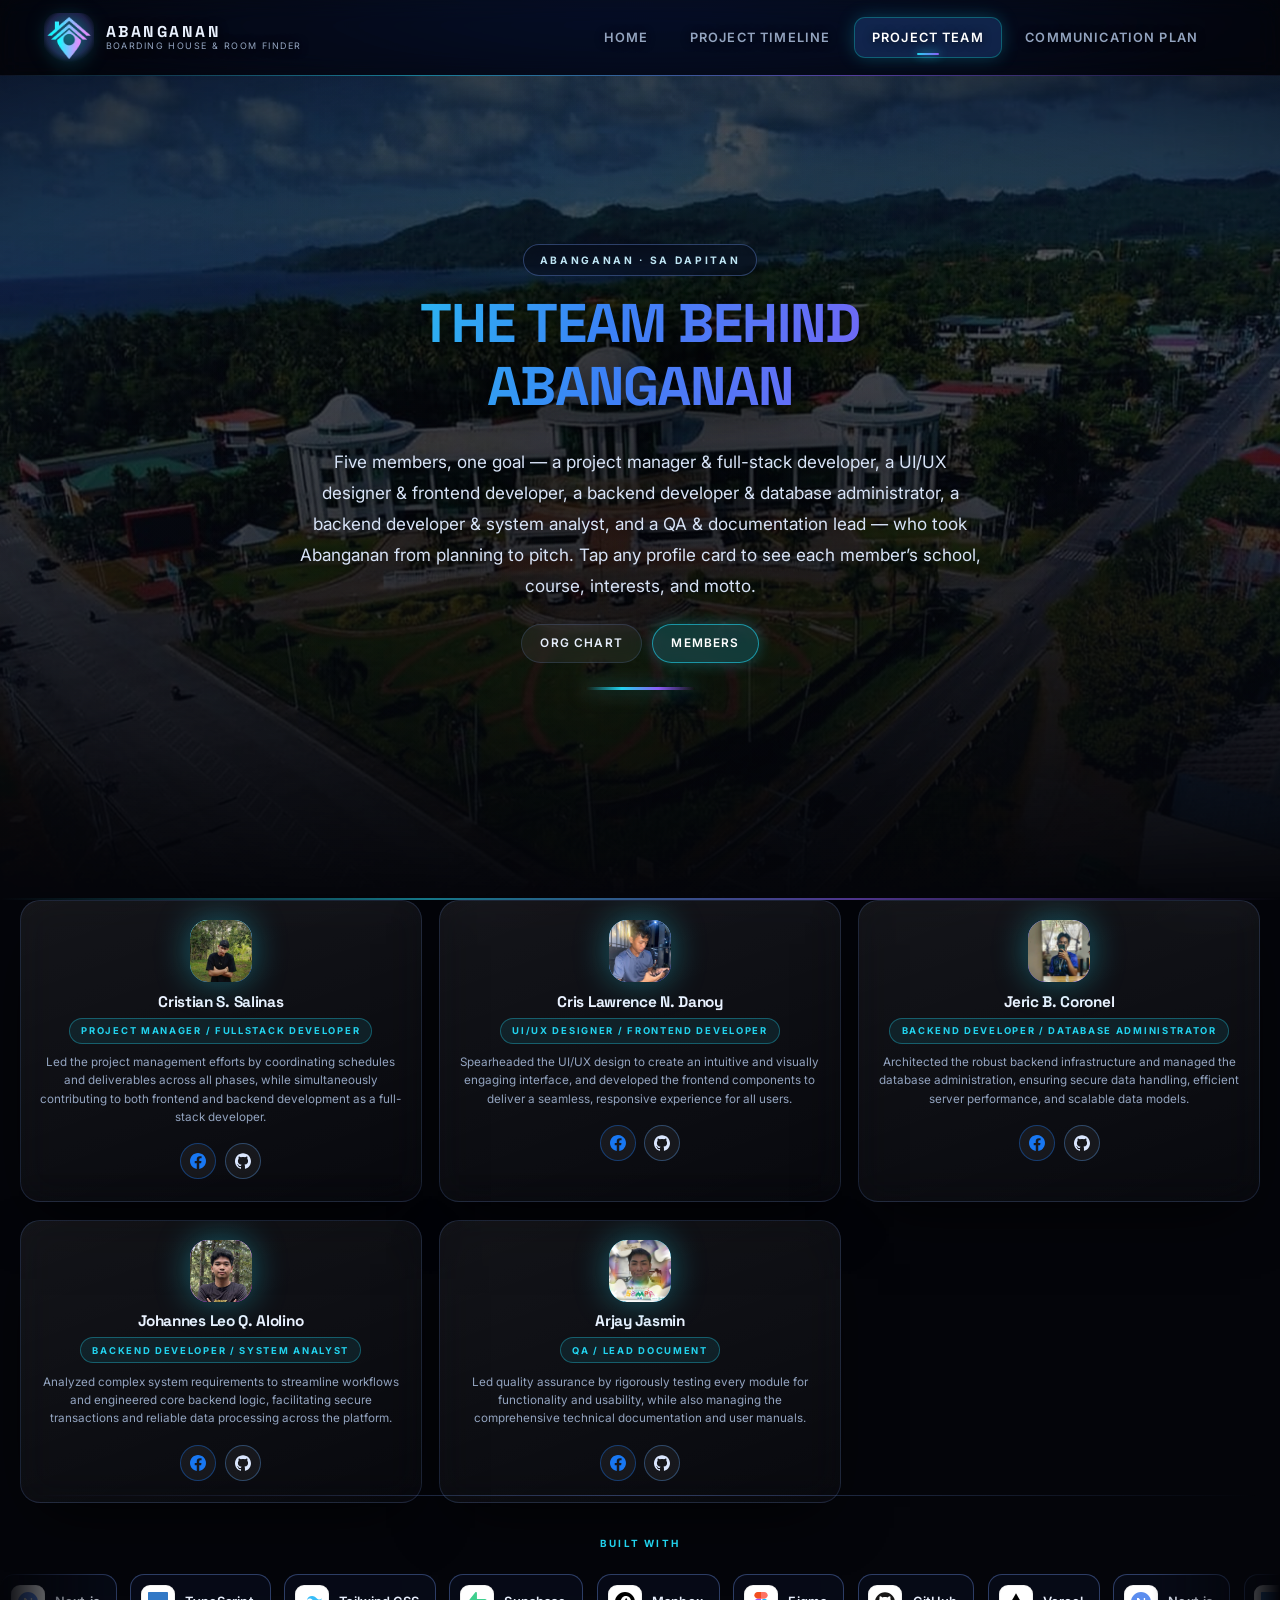
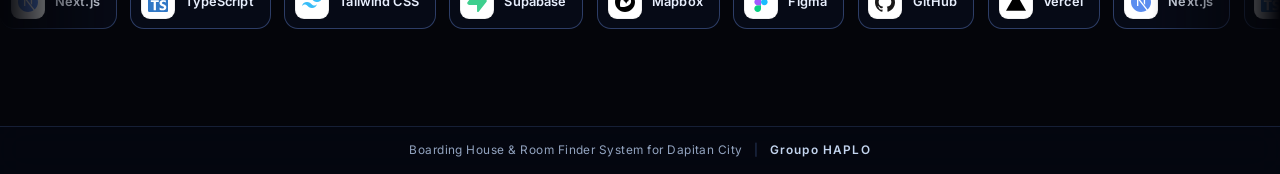
<file: team.html>
<!DOCTYPE html>
<html lang="en">
<head>
<meta charset="UTF-8" />
<meta name="viewport" content="width=device-width, initial-scale=1.0" />
<title>The Team — Abanganan</title>
<meta name="description" content="Abanganan: Boarding House and Room Finder System for Dapitan City — Project Portfolio" />
<link rel="icon" type="image/png" href="assets/logo.png" />
<link rel="apple-touch-icon" href="assets/logo.png" />
<link rel="preconnect" href="https://fonts.googleapis.com">
<link rel="preconnect" href="https://fonts.gstatic.com" crossorigin>
<link href="https://fonts.googleapis.com/css2?family=Space+Grotesk:wght@400;500;600;700&family=Inter:wght@300;400;500;600;700&display=swap" rel="stylesheet">
<link rel="stylesheet" href="css/style.css" />
</head>
<body>

<div class="bg-static" aria-hidden="true"></div>

<header class="nav" id="nav">
  <div class="nav-inner">
    <a class="brand" href="index.html">
      <span class="brand-mark"><img src="assets/logo.png" alt="" /></span>
      <span class="brand-text">
        <strong>ABANGANAN</strong>
        <small>BOARDING HOUSE &amp; ROOM FINDER</small>
      </span>
    </a>

    <nav class="nav-links" id="navLinks">
        <a href="index.html">HOME</a>
        <a href="project-timeline.html">PROJECT TIMELINE</a>
        <a href="project-team.html" class="active">PROJECT TEAM</a>
        <a href="communication-plan.html">COMMUNICATION PLAN</a>
    </nav>

    <div class="nav-end">
      <button class="hamburger" id="hamburger" aria-label="Toggle navigation" aria-expanded="false">
        <span></span><span></span><span></span>
      </button>
    </div>
  </div>
</header>

<div class="page-wrap">
<main class="page-view active">
  <section class="page-hero">
    <img class="ph-img" src="assets/hero.jpg" alt="Aerial view of Dapitan City" fetchpriority="high" />
    <div class="ph-veil" aria-hidden="true"></div>

    <div class="container ph-content">
      <span class="ph-eyebrow">ABANGANAN &middot; SA DAPITAN</span>
      <h1 class="ph-title grad-text">THE TEAM BEHIND ABANGANAN</h1>
      <p class="ph-intro">Five members, one goal &mdash; a project manager &amp; full-stack developer, a UI/UX designer &amp; frontend developer, a backend developer &amp; database administrator, a backend developer &amp; system analyst, and a QA &amp; documentation lead &mdash; who took Abanganan from planning to pitch. Tap any profile card to see each member&rsquo;s school, course, interests, and motto.</p>
            <nav class="sub-nav" aria-label="Project pages"><a class="sub-chip" href="poc.html">Org Chart</a><a class="sub-chip active" href="team.html">Members</a></nav>
      <div class="ph-divider"></div>
    </div>

  </section>

<section class="container team-section" style="padding-bottom:2.5rem;">
      <!-- ILISI ang href sa matag .team-social-link (.fb / .gh / .gg) sa tinuod nga
           Facebook, GitHub ug Google profile/link sa kada member.

           ILISI usab ang data-school / data-department / data-course /
           data-hilig / data-motto sa tinuod nga info ni kada member.
           Kini nga mga data-* attributes DILI makita sa card mismo —
           mo-gawas ra sila sulod sa modal kung i-tap/click ang profile. -->
      <div class="team-grid compact">
        <article class="team-card tilt" style="--c1:#22d3ee; --c2:#3b82f6;" data-reveal
                 data-school="Jose Rizal Memorial State University - Main Campus"
                 data-department="College of Computer Studies"
                 data-course="BS Information Systems"
                 data-hilig="Basketball, coding side-projects"
                 data-motto="Progress over perfection.">
          <div class="avatar">
            <span class="avatar-initials">CS</span>
            <img class="avatar-photo" src="assets/team/bossing.jpg" alt="Cristian S. Salinas"
                 onerror="this.remove();" />
            <span class="avatar-ring" aria-hidden="true"></span>
          </div>
          <h3>Cristian S. Salinas</h3>
          <span class="team-role">PROJECT MANAGER / FULLSTACK DEVELOPER</span>
          <p>Led the project management efforts by coordinating schedules and deliverables across all phases, while simultaneously contributing to both frontend and backend development as a full-stack developer.</p>
          <div class="team-socials">
            <a class="team-social-link fb" href="https://www.facebook.com/cristian.salinas.166655" target="_blank" rel="noopener" aria-label="Cristain Salinas on Facebook" title="Facebook">
              <svg viewBox="0 0 24 24" aria-hidden="true"><path fill="currentColor" d="M24 12.07C24 5.4 18.63 0 12 0S0 5.4 0 12.07C0 18.1 4.39 23.09 10.13 24v-8.44H7.08v-3.49h3.05V9.41c0-3.02 1.79-4.69 4.53-4.69 1.31 0 2.68.24 2.68.24v2.95h-1.51c-1.49 0-1.96.93-1.96 1.89v2.27h3.33l-.53 3.49h-2.8V24C19.61 23.09 24 18.1 24 12.07z"/></svg>
            </a>
            <a class="team-social-link gh" href="https://github.com/sampaksaloy" target="_blank" rel="noopener" aria-label="Cristain Salinas on GitHub" title="GitHub">
              <svg viewBox="0 0 24 24" aria-hidden="true"><path fill="currentColor" d="M12 .297c-6.63 0-12 5.373-12 12 0 5.303 3.438 9.8 8.205 11.385.6.113.82-.258.82-.577 0-.285-.01-1.04-.015-2.04-3.338.724-4.042-1.61-4.042-1.61C4.422 18.07 3.633 17.7 3.633 17.7c-1.087-.744.084-.729.084-.729 1.205.084 1.838 1.236 1.838 1.236 1.07 1.835 2.809 1.305 3.495.998.108-.776.417-1.305.76-1.605-2.665-.3-5.466-1.332-5.466-5.93 0-1.31.465-2.38 1.235-3.22-.135-.303-.54-1.523.105-3.176 0 0 1.005-.322 3.3 1.23.96-.267 1.98-.399 3-.405 1.02.006 2.04.138 3 .405 2.28-1.552 3.285-1.23 3.285-1.23.645 1.653.24 2.873.12 3.176.765.84 1.23 1.91 1.23 3.22 0 4.61-2.805 5.625-5.475 5.92.42.36.81 1.096.81 2.22 0 1.606-.015 2.896-.015 3.286 0 .315.21.69.825.57C20.565 22.092 24 17.592 24 12.297c0-6.627-5.373-12-12-12"/></svg>
            </a>
          </div>
        </article>
        <article class="team-card tilt" style="--c1:#38bdf8; --c2:#6366f1;" data-reveal
                 data-school="Jose Rizal Memorial State University - Main Campus"
                 data-department="College of Computer Studies"
                 data-course="BS Information Systems"
                 data-hilig="Digital art, UI design"
                 data-motto="Design is how it works.">
          <div class="avatar">
            <span class="avatar-initials">CD</span>
            <img class="avatar-photo" src="assets/team/cris.jpg" alt="Cris Lawrence N. Danoy"
                 onerror="this.remove();" />
            <span class="avatar-ring" aria-hidden="true"></span>
          </div>
          <h3>Cris Lawrence N. Danoy</h3>
          <span class="team-role">UI/UX DESIGNER / FRONTEND DEVELOPER</span>
          <p>Spearheaded the UI/UX design to create an intuitive and visually engaging interface, and developed the frontend components to deliver a seamless, responsive experience for all users.</p>
          <div class="team-socials">
            <a class="team-social-link fb" href="https://www.facebook.com/cris.danoy.7" target="_blank" rel="noopener" aria-label="Cris Lawrence Danoy on Facebook" title="Facebook">
              <svg viewBox="0 0 24 24" aria-hidden="true"><path fill="currentColor" d="M24 12.07C24 5.4 18.63 0 12 0S0 5.4 0 12.07C0 18.1 4.39 23.09 10.13 24v-8.44H7.08v-3.49h3.05V9.41c0-3.02 1.79-4.69 4.53-4.69 1.31 0 2.68.24 2.68.24v2.95h-1.51c-1.49 0-1.96.93-1.96 1.89v2.27h3.33l-.53 3.49h-2.8V24C19.61 23.09 24 18.1 24 12.07z"/></svg>
            </a>
            <a class="team-social-link gh" href="https://github.com/crisdanoy9-art" target="_blank" rel="noopener" aria-label="Cris Lawrence Danoy on GitHub" title="GitHub">
              <svg viewBox="0 0 24 24" aria-hidden="true"><path fill="currentColor" d="M12 .297c-6.63 0-12 5.373-12 12 0 5.303 3.438 9.8 8.205 11.385.6.113.82-.258.82-.577 0-.285-.01-1.04-.015-2.04-3.338.724-4.042-1.61-4.042-1.61C4.422 18.07 3.633 17.7 3.633 17.7c-1.087-.744.084-.729.084-.729 1.205.084 1.838 1.236 1.838 1.236 1.07 1.835 2.809 1.305 3.495.998.108-.776.417-1.305.76-1.605-2.665-.3-5.466-1.332-5.466-5.93 0-1.31.465-2.38 1.235-3.22-.135-.303-.54-1.523.105-3.176 0 0 1.005-.322 3.3 1.23.96-.267 1.98-.399 3-.405 1.02.006 2.04.138 3 .405 2.28-1.552 3.285-1.23 3.285-1.23.645 1.653.24 2.873.12 3.176.765.84 1.23 1.91 1.23 3.22 0 4.61-2.805 5.625-5.475 5.92.42.36.81 1.096.81 2.22 0 1.606-.015 2.896-.015 3.286 0 .315.21.69.825.57C20.565 22.092 24 17.592 24 12.297c0-6.627-5.373-12-12-12"/></svg>
            </a>
          </div>
        </article>
        <article class="team-card tilt" style="--c1:#6366f1; --c2:#8b5cf6;" data-reveal
                 data-school="Jose Rizal Memorial State University - Main Campus"
                 data-department="College of Computer Studies"
                 data-course="BS Information Systems"
                 data-hilig="Databases, chess"
                 data-motto="Build it right the first time.">
          <div class="avatar">
            <span class="avatar-initials">JC</span>
            <img class="avatar-photo" src="assets/team/jeric.jpg" alt="Jeric B. Coronel"
                 onerror="this.remove();" />
            <span class="avatar-ring" aria-hidden="true"></span>
          </div>
          <h3>Jeric B. Coronel</h3>
          <span class="team-role">BACKEND DEVELOPER / DATABASE ADMINISTRATOR</span>
          <p>Architected the robust backend infrastructure and managed the database administration, ensuring secure data handling, efficient server performance, and scalable data models.</p>
          <div class="team-socials">
            <a class="team-social-link fb" href="https://www.facebook.com/jeric.coronel.94" target="_blank" rel="noopener" aria-label="Jeric Coronel on Facebook" title="Facebook">
              <svg viewBox="0 0 24 24" aria-hidden="true"><path fill="currentColor" d="M24 12.07C24 5.4 18.63 0 12 0S0 5.4 0 12.07C0 18.1 4.39 23.09 10.13 24v-8.44H7.08v-3.49h3.05V9.41c0-3.02 1.79-4.69 4.53-4.69 1.31 0 2.68.24 2.68.24v2.95h-1.51c-1.49 0-1.96.93-1.96 1.89v2.27h3.33l-.53 3.49h-2.8V24C19.61 23.09 24 18.1 24 12.07z"/></svg>
            </a>
            <a class="team-social-link gh" href="https://github.com/Jeric-05" target="_blank" rel="noopener" aria-label="Jeric Coronel on GitHub" title="GitHub">
              <svg viewBox="0 0 24 24" aria-hidden="true"><path fill="currentColor" d="M12 .297c-6.63 0-12 5.373-12 12 0 5.303 3.438 9.8 8.205 11.385.6.113.82-.258.82-.577 0-.285-.01-1.04-.015-2.04-3.338.724-4.042-1.61-4.042-1.61C4.422 18.07 3.633 17.7 3.633 17.7c-1.087-.744.084-.729.084-.729 1.205.084 1.838 1.236 1.838 1.236 1.07 1.835 2.809 1.305 3.495.998.108-.776.417-1.305.76-1.605-2.665-.3-5.466-1.332-5.466-5.93 0-1.31.465-2.38 1.235-3.22-.135-.303-.54-1.523.105-3.176 0 0 1.005-.322 3.3 1.23.96-.267 1.98-.399 3-.405 1.02.006 2.04.138 3 .405 2.28-1.552 3.285-1.23 3.285-1.23.645 1.653.24 2.873.12 3.176.765.84 1.23 1.91 1.23 3.22 0 4.61-2.805 5.625-5.475 5.92.42.36.81 1.096.81 2.22 0 1.606-.015 2.896-.015 3.286 0 .315.21.69.825.57C20.565 22.092 24 17.592 24 12.297c0-6.627-5.373-12-12-12"/></svg>
            </a>
          </div>
        </article>
        <article class="team-card tilt" style="--c1:#8b5cf6; --c2:#d946ef;" data-reveal
                 data-school="Jose Rizal Memorial State University - Main Campus"
                 data-department="College of Computer Studies"
                 data-course="BS Information Systems"
                 data-hilig="Systems analysis, gaming"
                 data-motto="Think first, code second.">
          <div class="avatar">
            <span class="avatar-initials">JA</span>
            <img class="avatar-photo" src="assets/team/leo.jpg" alt="Johannes Leo Q. Alolino"
                 onerror="this.remove();" />
            <span class="avatar-ring" aria-hidden="true"></span>
          </div>
          <h3>Johannes Leo Q. Alolino</h3>
          <span class="team-role">BACKEND DEVELOPER / SYSTEM ANALYST</span>
          <p>Analyzed complex system requirements to streamline workflows and engineered core backend logic, facilitating secure transactions and reliable data processing across the platform.</p>
          <div class="team-socials">
            <a class="team-social-link fb" href="https://www.facebook.com/Leoalolino.1" target="_blank" rel="noopener" aria-label="Johannes Leo Alolino on Facebook" title="Facebook">
              <svg viewBox="0 0 24 24" aria-hidden="true"><path fill="currentColor" d="M24 12.07C24 5.4 18.63 0 12 0S0 5.4 0 12.07C0 18.1 4.39 23.09 10.13 24v-8.44H7.08v-3.49h3.05V9.41c0-3.02 1.79-4.69 4.53-4.69 1.31 0 2.68.24 2.68.24v2.95h-1.51c-1.49 0-1.96.93-1.96 1.89v2.27h3.33l-.53 3.49h-2.8V24C19.61 23.09 24 18.1 24 12.07z"/></svg>
            </a>
            <a class="team-social-link gh" href="https://github.com/leoalolino" target="_blank" rel="noopener" aria-label="Johannes Leo Alolino on GitHub" title="GitHub">
              <svg viewBox="0 0 24 24" aria-hidden="true"><path fill="currentColor" d="M12 .297c-6.63 0-12 5.373-12 12 0 5.303 3.438 9.8 8.205 11.385.6.113.82-.258.82-.577 0-.285-.01-1.04-.015-2.04-3.338.724-4.042-1.61-4.042-1.61C4.422 18.07 3.633 17.7 3.633 17.7c-1.087-.744.084-.729.084-.729 1.205.084 1.838 1.236 1.838 1.236 1.07 1.835 2.809 1.305 3.495.998.108-.776.417-1.305.76-1.605-2.665-.3-5.466-1.332-5.466-5.93 0-1.31.465-2.38 1.235-3.22-.135-.303-.54-1.523.105-3.176 0 0 1.005-.322 3.3 1.23.96-.267 1.98-.399 3-.405 1.02.006 2.04.138 3 .405 2.28-1.552 3.285-1.23 3.285-1.23.645 1.653.24 2.873.12 3.176.765.84 1.23 1.91 1.23 3.22 0 4.61-2.805 5.625-5.475 5.92.42.36.81 1.096.81 2.22 0 1.606-.015 2.896-.015 3.286 0 .315.21.69.825.57C20.565 22.092 24 17.592 24 12.297c0-6.627-5.373-12-12-12"/></svg>
            </a>
          </div>
        </article>
        <article class="team-card tilt" style="--c1:#06b6d4; --c2:#0ea5e9;" data-reveal
                 data-school="Jose Rizal Memorial State University - Main Campus"
                 data-department="College of Computer Studies"
                 data-course="BS Information Systems"
                 data-hilig="Writing, testing puzzles"
                 data-motto="Quality is never an accident.">
          <div class="avatar">
            <span class="avatar-initials">AJ</span>
            <img class="avatar-photo" src="assets/team/justin.jpg" alt="Arjay Jasmin"
                 onerror="this.remove();" />
            <span class="avatar-ring" aria-hidden="true"></span>
          </div>
          <h3>Arjay Jasmin</h3>
          <span class="team-role">QA / LEAD DOCUMENT</span>
          <p>Led quality assurance by rigorously testing every module for functionality and usability, while also managing the comprehensive technical documentation and user manuals.</p>
          <div class="team-socials">
            <a class="team-social-link fb" href="https://www.facebook.com/arjay.jasmin.1" target="_blank" rel="noopener" aria-label="Arjay Jasmin on Facebook" title="Facebook">
              <svg viewBox="0 0 24 24" aria-hidden="true"><path fill="currentColor" d="M24 12.07C24 5.4 18.63 0 12 0S0 5.4 0 12.07C0 18.1 4.39 23.09 10.13 24v-8.44H7.08v-3.49h3.05V9.41c0-3.02 1.79-4.69 4.53-4.69 1.31 0 2.68.24 2.68.24v2.95h-1.51c-1.49 0-1.96.93-1.96 1.89v2.27h3.33l-.53 3.49h-2.8V24C19.61 23.09 24 18.1 24 12.07z"/></svg>
            </a>
            <a class="team-social-link gh" href="https://github.com/" target="_blank" rel="noopener" aria-label="Arjay Jasmin on GitHub" title="GitHub">
              <svg viewBox="0 0 24 24" aria-hidden="true"><path fill="currentColor" d="M12 .297c-6.63 0-12 5.373-12 12 0 5.303 3.438 9.8 8.205 11.385.6.113.82-.258.82-.577 0-.285-.01-1.04-.015-2.04-3.338.724-4.042-1.61-4.042-1.61C4.422 18.07 3.633 17.7 3.633 17.7c-1.087-.744.084-.729.084-.729 1.205.084 1.838 1.236 1.838 1.236 1.07 1.835 2.809 1.305 3.495.998.108-.776.417-1.305.76-1.605-2.665-.3-5.466-1.332-5.466-5.93 0-1.31.465-2.38 1.235-3.22-.135-.303-.54-1.523.105-3.176 0 0 1.005-.322 3.3 1.23.96-.267 1.98-.399 3-.405 1.02.006 2.04.138 3 .405 2.28-1.552 3.285-1.23 3.285-1.23.645 1.653.24 2.873.12 3.176.765.84 1.23 1.91 1.23 3.22 0 4.61-2.805 5.625-5.475 5.92.42.36.81 1.096.81 2.22 0 1.606-.015 2.896-.015 3.286 0 .315.21.69.825.57C20.565 22.092 24 17.592 24 12.297c0-6.627-5.373-12-12-12"/></svg>
            </a>
          </div>
        </article>
      </div>

</section>

  <section class="tech-band">
    <div class="container">
      <div class="team-tech" data-reveal>
        <span class="team-tech-label">BUILT WITH</span>
      </div>
    </div>
    <div class="tech-marquee full" aria-label="Tech stack"></div>
  </section>

</main>
</div><!-- /.page-wrap -->

<footer class="footer">
  <div class="container footer-inner">
    <a href="index.html">Boarding House &amp; Room Finder System for Dapitan City</a>
    <span class="footer-sep" aria-hidden="true">|</span>
    <span class="footer-group">Groupo HAPLO</span>
  </div>
</footer>

<script src="https://cdnjs.cloudflare.com/ajax/libs/gsap/3.12.5/gsap.min.js"></script>
<script src="js/main.js"></script>
<script src="js/animations.js"></script>
<script src="js/techstack.js"></script>
<script src="js/team.js"></script>

</body>
</html>
</file>
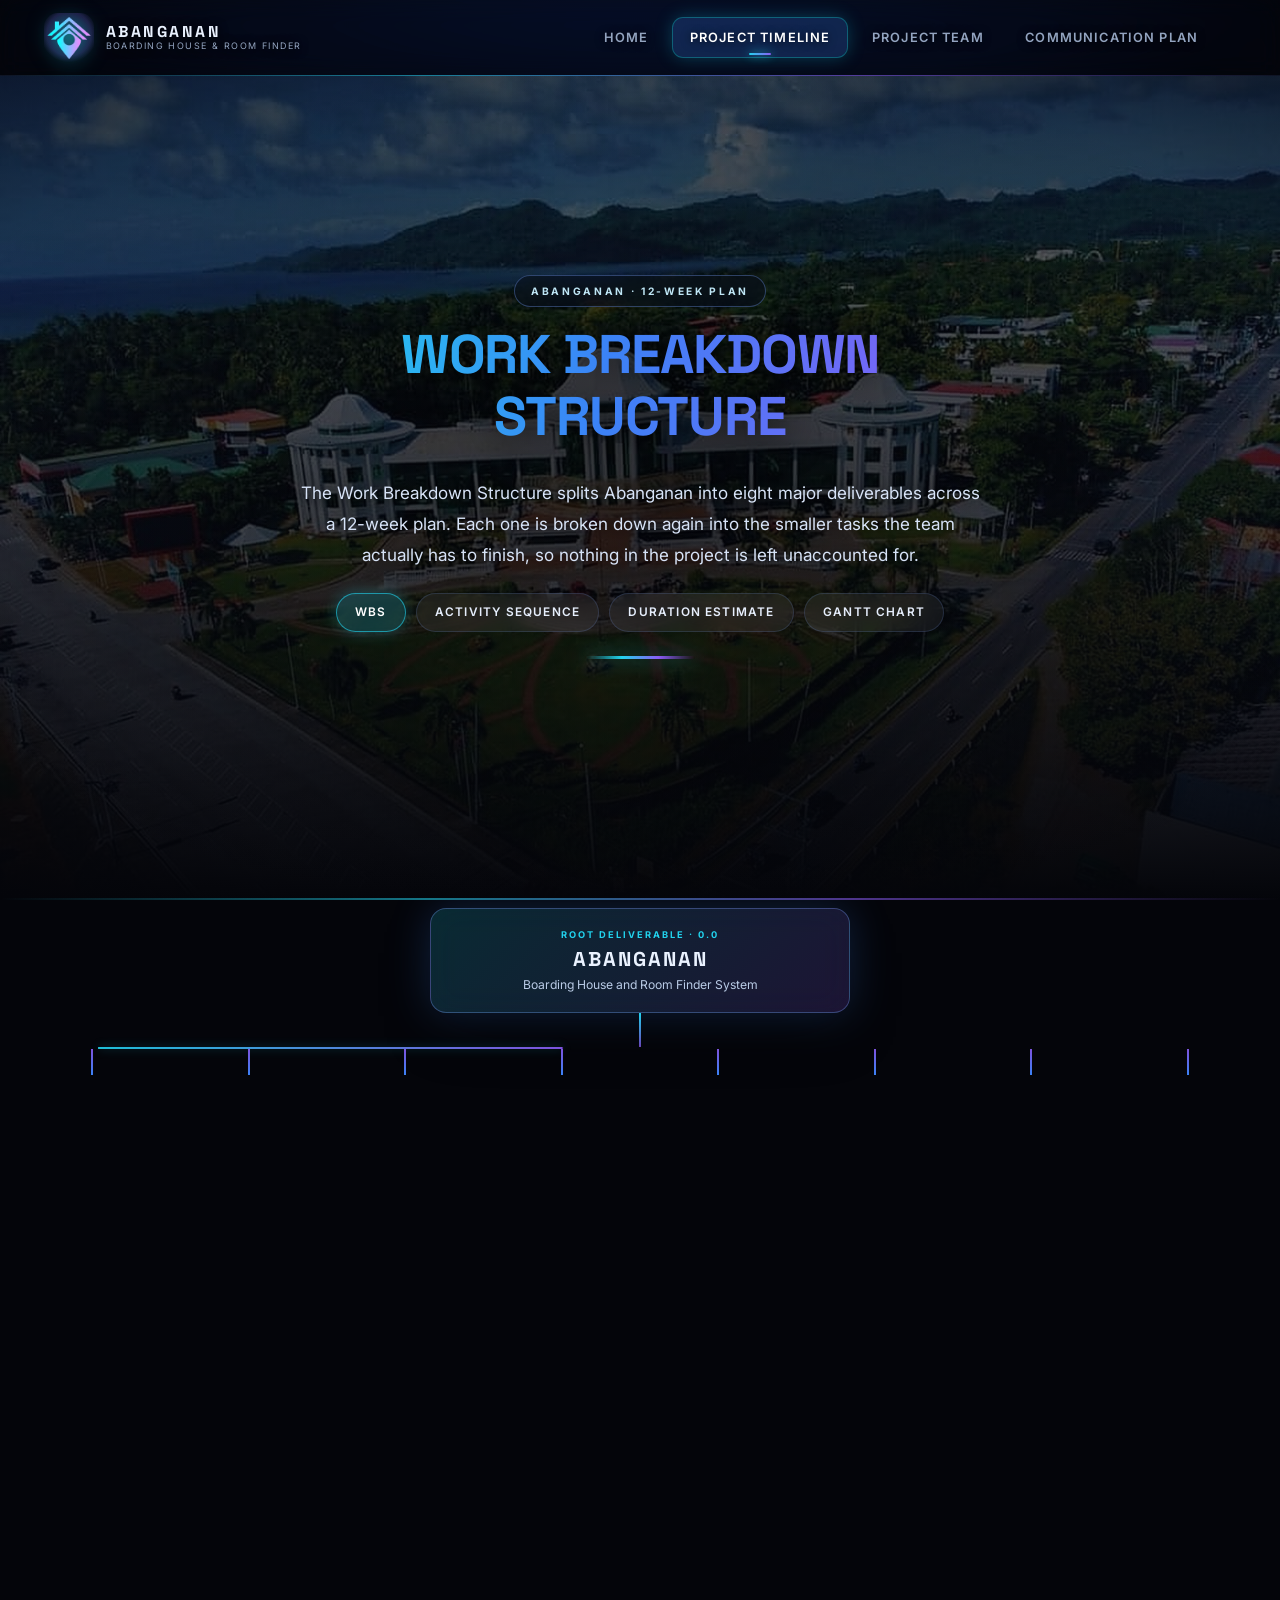
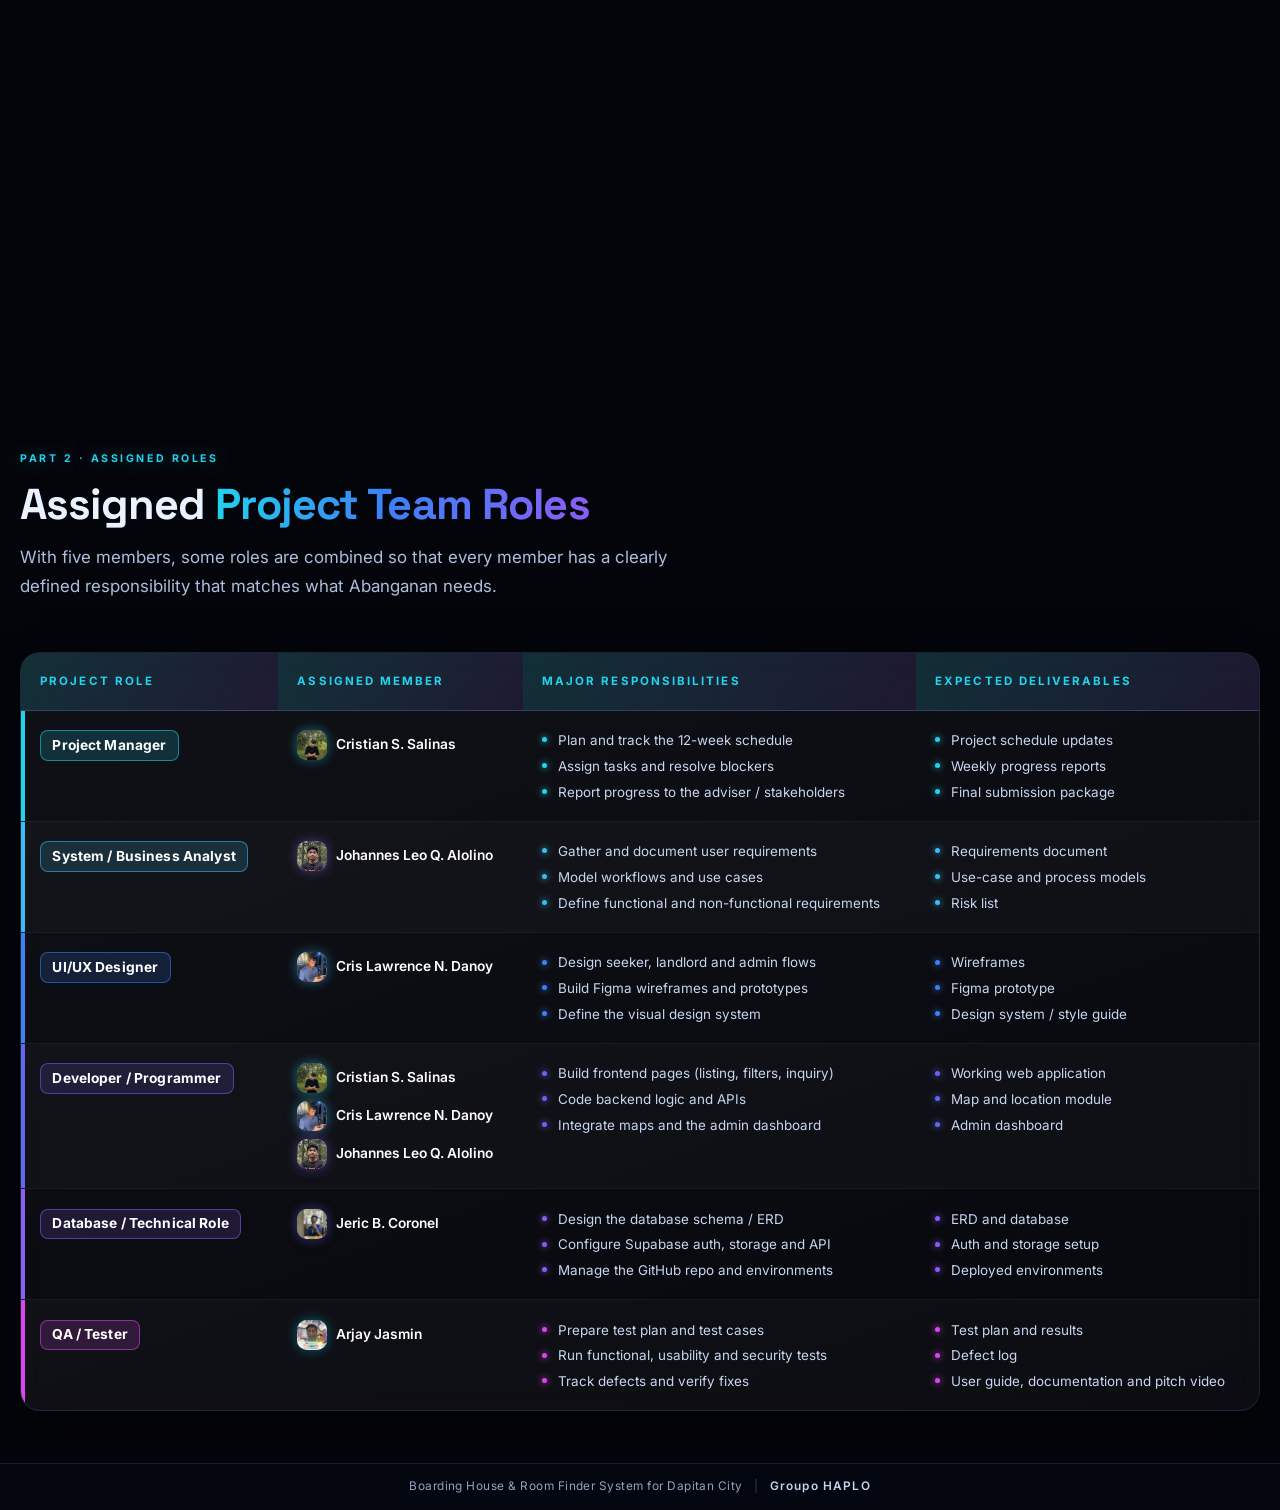
<file: wbs.html>
<!DOCTYPE html>
<html lang="en">
<head>
<meta charset="UTF-8" />
<meta name="viewport" content="width=device-width, initial-scale=1.0" />
<title>WBS — Abanganan</title>
<meta name="description" content="Abanganan: Boarding House and Room Finder System for Dapitan City — Project Portfolio" />
<link rel="icon" type="image/png" href="assets/logo.png" />
<link rel="apple-touch-icon" href="assets/logo.png" />
<link rel="preconnect" href="https://fonts.googleapis.com">
<link rel="preconnect" href="https://fonts.gstatic.com" crossorigin>
<link href="https://fonts.googleapis.com/css2?family=Space+Grotesk:wght@400;500;600;700&family=Inter:wght@300;400;500;600;700&display=swap" rel="stylesheet">
<link rel="stylesheet" href="css/style.css" />
</head>
<body>

<div class="bg-static" aria-hidden="true"></div>

<header class="nav" id="nav">
  <div class="nav-inner">
    <a class="brand" href="index.html">
      <span class="brand-mark"><img src="assets/logo.png" alt="" /></span>
      <span class="brand-text">
        <strong>ABANGANAN</strong>
        <small>BOARDING HOUSE &amp; ROOM FINDER</small>
      </span>
    </a>

    <nav class="nav-links" id="navLinks">
        <a href="index.html">HOME</a>
        <a href="project-timeline.html" class="active">PROJECT TIMELINE</a>
        <a href="project-team.html">PROJECT TEAM</a>
        <a href="communication-plan.html">COMMUNICATION PLAN</a>
    </nav>

    <div class="nav-end">
      <button class="hamburger" id="hamburger" aria-label="Toggle navigation" aria-expanded="false">
        <span></span><span></span><span></span>
      </button>
    </div>
  </div>
</header>

<div class="page-wrap">
<main class="page-view active">
  <section class="page-hero">
    <img class="ph-img" src="assets/hero.jpg" alt="Aerial view of Dapitan City" fetchpriority="high" />
    <div class="ph-veil" aria-hidden="true"></div>

    <div class="container ph-content">
      <span class="ph-eyebrow">ABANGANAN &middot; 12-WEEK PLAN</span>
      <h1 class="ph-title grad-text">WORK BREAKDOWN STRUCTURE</h1>
      <p class="ph-intro">The Work Breakdown Structure splits Abanganan into eight major deliverables across a 12-week plan. Each one is broken down again into the smaller tasks the team actually has to finish, so nothing in the project is left unaccounted for.</p>
            <nav class="sub-nav" aria-label="Project pages"><a class="sub-chip active" href="wbs.html">WBS</a><a class="sub-chip" href="activity-sequence.html">Activity Sequence</a><a class="sub-chip" href="duration-estimation.html">Duration Estimate</a><a class="sub-chip" href="gantt-chart.html">Gantt Chart</a></nav>
      <div class="ph-divider"></div>
    </div>

  </section>

<section class="wbs-wrap">
    <div class="wbs-scroll">
      <div class="wbs-chart wbs-chart-8">
        <div class="wbs-root">
          <span class="r-tag">ROOT DELIVERABLE &middot; 0.0</span>
          <h3>ABANGANAN</h3>
          <p>Boarding House and Room Finder System</p>
        </div>

        <div class="wbs-trunk" aria-hidden="true"></div>
        <div class="wbs-spine" aria-hidden="true"></div>

        <div class="wbs-cols wbs-cols-8">
        <div class="wbs-col">
          <button class="wbs-col-head" type="button">
            <span class="cid">1.0</span>
            <span class="ctitle">Planning and Requirements</span>
            <span class="ccount">6 activities &middot; Weeks 1–2</span>
            <span class="ctoggle" aria-hidden="true">&#8964;</span>
          </button>
          <div class="wbs-owner"><span class="own"><span class="own-row"><span class="own-l">LEAD</span><span class="own-av" title="Johannes Leo Q. Alolino" style="--c1:#8b5cf6;--c2:#d946ef"><img src="assets/team/leo.jpg" alt="Johannes Leo Q. Alolino" loading="lazy" onerror="this.remove();" /></span><span class="own-n">Leo</span></span><span class="own-row"><span class="own-l">SUPPORT</span><span class="own-av" title="Cristian S. Salinas" style="--c1:#22d3ee;--c2:#3b82f6"><img src="assets/team/bossing.jpg" alt="Cristian S. Salinas" loading="lazy" onerror="this.remove();" /></span><span class="own-av" title="Arjay Jasmin" style="--c1:#06b6d4;--c2:#0ea5e9"><img src="assets/team/justin.jpg" alt="Arjay Jasmin" loading="lazy" onerror="this.remove();" /></span></span></span></div>
          <div class="wbs-col-list">
            <div class="wbs-sub"><span class="sid">1.1</span><span class="stx">Define project objectives and scope</span></div>
            <div class="wbs-sub"><span class="sid">1.2</span><span class="stx">Identify stakeholders (room seekers, landlords, admin)</span></div>
            <div class="wbs-sub"><span class="sid">1.3</span><span class="stx">Analyze the current room-finding process</span></div>
            <div class="wbs-sub"><span class="sid">1.4</span><span class="stx">Gather initial requirements from users</span></div>
            <div class="wbs-sub"><span class="sid">1.5</span><span class="stx">Define functional and non-functional requirements</span></div>
            <div class="wbs-sub"><span class="sid">1.6</span><span class="stx">Identify project risks</span></div>
          </div>
        </div>

        <div class="wbs-col">
          <button class="wbs-col-head" type="button">
            <span class="cid">2.0</span>
            <span class="ctitle">UI/UX Design</span>
            <span class="ccount">6 activities &middot; Weeks 3–4</span>
            <span class="ctoggle" aria-hidden="true">&#8964;</span>
          </button>
          <div class="wbs-owner"><span class="own"><span class="own-row"><span class="own-l">LEAD</span><span class="own-av" title="Cris Lawrence N. Danoy" style="--c1:#38bdf8;--c2:#6366f1"><img src="assets/team/cris.jpg" alt="Cris Lawrence N. Danoy" loading="lazy" onerror="this.remove();" /></span><span class="own-n">Cris</span></span><span class="own-row"><span class="own-l">SUPPORT</span><span class="own-av" title="Johannes Leo Q. Alolino" style="--c1:#8b5cf6;--c2:#d946ef"><img src="assets/team/leo.jpg" alt="Johannes Leo Q. Alolino" loading="lazy" onerror="this.remove();" /></span><span class="own-av" title="Cristian S. Salinas" style="--c1:#22d3ee;--c2:#3b82f6"><img src="assets/team/bossing.jpg" alt="Cristian S. Salinas" loading="lazy" onerror="this.remove();" /></span></span></span></div>
          <div class="wbs-col-list">
            <div class="wbs-sub"><span class="sid">2.1</span><span class="stx">Design the room seeker user flow</span></div>
            <div class="wbs-sub"><span class="sid">2.2</span><span class="stx">Design the landlord user flow</span></div>
            <div class="wbs-sub"><span class="sid">2.3</span><span class="stx">Design admin dashboard wireframes</span></div>
            <div class="wbs-sub"><span class="sid">2.4</span><span class="stx">Design the map-based listing interface</span></div>
            <div class="wbs-sub"><span class="sid">2.5</span><span class="stx">Build Figma prototypes</span></div>
            <div class="wbs-sub"><span class="sid">2.6</span><span class="stx">Define the visual design system</span></div>
          </div>
        </div>

        <div class="wbs-col">
          <button class="wbs-col-head" type="button">
            <span class="cid">3.0</span>
            <span class="ctitle">Backend and Database Setup</span>
            <span class="ccount">6 activities &middot; Weeks 5–6</span>
            <span class="ctoggle" aria-hidden="true">&#8964;</span>
          </button>
          <div class="wbs-owner"><span class="own"><span class="own-row"><span class="own-l">LEAD</span><span class="own-av" title="Jeric B. Coronel" style="--c1:#6366f1;--c2:#8b5cf6"><img src="assets/team/jeric.jpg" alt="Jeric B. Coronel" loading="lazy" onerror="this.remove();" /></span><span class="own-n">Jeric</span></span><span class="own-row"><span class="own-l">SUPPORT</span><span class="own-av" title="Johannes Leo Q. Alolino" style="--c1:#8b5cf6;--c2:#d946ef"><img src="assets/team/leo.jpg" alt="Johannes Leo Q. Alolino" loading="lazy" onerror="this.remove();" /></span><span class="own-av" title="Cristian S. Salinas" style="--c1:#22d3ee;--c2:#3b82f6"><img src="assets/team/bossing.jpg" alt="Cristian S. Salinas" loading="lazy" onerror="this.remove();" /></span></span></span></div>
          <div class="wbs-col-list">
            <div class="wbs-sub"><span class="sid">3.1</span><span class="stx">Set up the Supabase project (database, auth, storage)</span></div>
            <div class="wbs-sub"><span class="sid">3.2</span><span class="stx">Design the database schema / ERD</span></div>
            <div class="wbs-sub"><span class="sid">3.3</span><span class="stx">Set up user authentication and roles</span></div>
            <div class="wbs-sub"><span class="sid">3.4</span><span class="stx">Set up storage for listing photos</span></div>
            <div class="wbs-sub"><span class="sid">3.5</span><span class="stx">Configure the API structure</span></div>
            <div class="wbs-sub"><span class="sid">3.6</span><span class="stx">Set up the GitHub repository and environments</span></div>
          </div>
        </div>

        <div class="wbs-col">
          <button class="wbs-col-head" type="button">
            <span class="cid">4.0</span>
            <span class="ctitle">Frontend Development</span>
            <span class="ccount">8 activities &middot; Weeks 5–8</span>
            <span class="ctoggle" aria-hidden="true">&#8964;</span>
          </button>
          <div class="wbs-owner"><span class="own"><span class="own-row"><span class="own-l">LEAD</span><span class="own-av" title="Cristian S. Salinas" style="--c1:#22d3ee;--c2:#3b82f6"><img src="assets/team/bossing.jpg" alt="Cristian S. Salinas" loading="lazy" onerror="this.remove();" /></span><span class="own-n">Cristian</span></span><span class="own-row"><span class="own-l">SUPPORT</span><span class="own-av" title="Cris Lawrence N. Danoy" style="--c1:#38bdf8;--c2:#6366f1"><img src="assets/team/cris.jpg" alt="Cris Lawrence N. Danoy" loading="lazy" onerror="this.remove();" /></span><span class="own-av" title="Johannes Leo Q. Alolino" style="--c1:#8b5cf6;--c2:#d946ef"><img src="assets/team/leo.jpg" alt="Johannes Leo Q. Alolino" loading="lazy" onerror="this.remove();" /></span><span class="own-av" title="Jeric B. Coronel" style="--c1:#6366f1;--c2:#8b5cf6"><img src="assets/team/jeric.jpg" alt="Jeric B. Coronel" loading="lazy" onerror="this.remove();" /></span></span></span></div>
          <div class="wbs-col-list">
            <div class="wbs-sub"><span class="sid">4.1</span><span class="stx">Develop landlord registration and login</span></div>
            <div class="wbs-sub"><span class="sid">4.2</span><span class="stx">Develop listing upload (photos, price, description, amenities)</span></div>
            <div class="wbs-sub"><span class="sid">4.3</span><span class="stx">Develop room seeker registration and login</span></div>
            <div class="wbs-sub"><span class="sid">4.4</span><span class="stx">Develop listing browsing and detail pages</span></div>
            <div class="wbs-sub"><span class="sid">4.5</span><span class="stx">Develop filtering by barangay and price</span></div>
            <div class="wbs-sub"><span class="sid">4.6</span><span class="stx">Develop nearest-room search by reference point</span></div>
            <div class="wbs-sub"><span class="sid">4.7</span><span class="stx">Develop the private inquiry system</span></div>
            <div class="wbs-sub"><span class="sid">4.8</span><span class="stx">Develop landlord listing edit/take-down tools</span></div>
          </div>
        </div>

        <div class="wbs-col">
          <button class="wbs-col-head" type="button">
            <span class="cid">5.0</span>
            <span class="ctitle">Map and Location Integration</span>
            <span class="ccount">4 activities &middot; Weeks 8–9</span>
            <span class="ctoggle" aria-hidden="true">&#8964;</span>
          </button>
          <div class="wbs-owner"><span class="own"><span class="own-row"><span class="own-l">LEAD</span><span class="own-av" title="Cristian S. Salinas" style="--c1:#22d3ee;--c2:#3b82f6"><img src="assets/team/bossing.jpg" alt="Cristian S. Salinas" loading="lazy" onerror="this.remove();" /></span><span class="own-n">Cristian</span></span><span class="own-row"><span class="own-l">SUPPORT</span><span class="own-av" title="Cris Lawrence N. Danoy" style="--c1:#38bdf8;--c2:#6366f1"><img src="assets/team/cris.jpg" alt="Cris Lawrence N. Danoy" loading="lazy" onerror="this.remove();" /></span><span class="own-av" title="Johannes Leo Q. Alolino" style="--c1:#8b5cf6;--c2:#d946ef"><img src="assets/team/leo.jpg" alt="Johannes Leo Q. Alolino" loading="lazy" onerror="this.remove();" /></span><span class="own-av" title="Jeric B. Coronel" style="--c1:#6366f1;--c2:#8b5cf6"><img src="assets/team/jeric.jpg" alt="Jeric B. Coronel" loading="lazy" onerror="this.remove();" /></span></span></span></div>
          <div class="wbs-col-list">
            <div class="wbs-sub"><span class="sid">5.1</span><span class="stx">Integrate Google Maps / Mapbox API</span></div>
            <div class="wbs-sub"><span class="sid">5.2</span><span class="stx">Enable landlords to pin the exact property location</span></div>
            <div class="wbs-sub"><span class="sid">5.3</span><span class="stx">Enable seekers to view listings on a map</span></div>
            <div class="wbs-sub"><span class="sid">5.4</span><span class="stx">Implement distance calculation to a reference point</span></div>
          </div>
        </div>

        <div class="wbs-col">
          <button class="wbs-col-head" type="button">
            <span class="cid">6.0</span>
            <span class="ctitle">Admin Dashboard</span>
            <span class="ccount">5 activities &middot; Weeks 9–10</span>
            <span class="ctoggle" aria-hidden="true">&#8964;</span>
          </button>
          <div class="wbs-owner"><span class="own"><span class="own-row"><span class="own-l">LEAD</span><span class="own-av" title="Cristian S. Salinas" style="--c1:#22d3ee;--c2:#3b82f6"><img src="assets/team/bossing.jpg" alt="Cristian S. Salinas" loading="lazy" onerror="this.remove();" /></span><span class="own-n">Cristian</span></span><span class="own-row"><span class="own-l">SUPPORT</span><span class="own-av" title="Cris Lawrence N. Danoy" style="--c1:#38bdf8;--c2:#6366f1"><img src="assets/team/cris.jpg" alt="Cris Lawrence N. Danoy" loading="lazy" onerror="this.remove();" /></span><span class="own-av" title="Johannes Leo Q. Alolino" style="--c1:#8b5cf6;--c2:#d946ef"><img src="assets/team/leo.jpg" alt="Johannes Leo Q. Alolino" loading="lazy" onerror="this.remove();" /></span><span class="own-av" title="Jeric B. Coronel" style="--c1:#6366f1;--c2:#8b5cf6"><img src="assets/team/jeric.jpg" alt="Jeric B. Coronel" loading="lazy" onerror="this.remove();" /></span></span></span></div>
          <div class="wbs-col-list">
            <div class="wbs-sub"><span class="sid">6.1</span><span class="stx">Develop listing moderation tools</span></div>
            <div class="wbs-sub"><span class="sid">6.2</span><span class="stx">Develop landlord ownership verification</span></div>
            <div class="wbs-sub"><span class="sid">6.3</span><span class="stx">Develop seeker-landlord issue resolution tools</span></div>
            <div class="wbs-sub"><span class="sid">6.4</span><span class="stx">Develop the rental trend dashboard</span></div>
            <div class="wbs-sub"><span class="sid">6.5</span><span class="stx">Develop reports on popular and underserved areas</span></div>
          </div>
        </div>

        <div class="wbs-col">
          <button class="wbs-col-head" type="button">
            <span class="cid">7.0</span>
            <span class="ctitle">Testing and Revisions</span>
            <span class="ccount">6 activities &middot; Weeks 10–11</span>
            <span class="ctoggle" aria-hidden="true">&#8964;</span>
          </button>
          <div class="wbs-owner"><span class="own"><span class="own-row"><span class="own-l">LEAD</span><span class="own-av" title="Arjay Jasmin" style="--c1:#06b6d4;--c2:#0ea5e9"><img src="assets/team/justin.jpg" alt="Arjay Jasmin" loading="lazy" onerror="this.remove();" /></span><span class="own-n">Arjay</span></span><span class="own-row"><span class="own-l">SUPPORT</span><span class="own-av" title="Cristian S. Salinas" style="--c1:#22d3ee;--c2:#3b82f6"><img src="assets/team/bossing.jpg" alt="Cristian S. Salinas" loading="lazy" onerror="this.remove();" /></span><span class="own-av" title="Cris Lawrence N. Danoy" style="--c1:#38bdf8;--c2:#6366f1"><img src="assets/team/cris.jpg" alt="Cris Lawrence N. Danoy" loading="lazy" onerror="this.remove();" /></span><span class="own-av" title="Johannes Leo Q. Alolino" style="--c1:#8b5cf6;--c2:#d946ef"><img src="assets/team/leo.jpg" alt="Johannes Leo Q. Alolino" loading="lazy" onerror="this.remove();" /></span><span class="own-av" title="Jeric B. Coronel" style="--c1:#6366f1;--c2:#8b5cf6"><img src="assets/team/jeric.jpg" alt="Jeric B. Coronel" loading="lazy" onerror="this.remove();" /></span></span></span></div>
          <div class="wbs-col-list">
            <div class="wbs-sub"><span class="sid">7.1</span><span class="stx">Prepare the test plan and test cases</span></div>
            <div class="wbs-sub"><span class="sid">7.2</span><span class="stx">Conduct unit and integration testing</span></div>
            <div class="wbs-sub"><span class="sid">7.3</span><span class="stx">Conduct usability testing</span></div>
            <div class="wbs-sub"><span class="sid">7.4</span><span class="stx">Conduct security testing</span></div>
            <div class="wbs-sub"><span class="sid">7.5</span><span class="stx">Fix identified defects</span></div>
            <div class="wbs-sub"><span class="sid">7.6</span><span class="stx">Gather feedback and revise</span></div>
          </div>
        </div>

        <div class="wbs-col">
          <button class="wbs-col-head" type="button">
            <span class="cid">8.0</span>
            <span class="ctitle">Documentation and Pitch Prep</span>
            <span class="ccount">6 activities &middot; Weeks 11–12</span>
            <span class="ctoggle" aria-hidden="true">&#8964;</span>
          </button>
          <div class="wbs-owner"><span class="own"><span class="own-row"><span class="own-l">LEAD</span><span class="own-av" title="Arjay Jasmin" style="--c1:#06b6d4;--c2:#0ea5e9"><img src="assets/team/justin.jpg" alt="Arjay Jasmin" loading="lazy" onerror="this.remove();" /></span><span class="own-n">Arjay</span></span><span class="own-row"><span class="own-l">SUPPORT</span><span class="own-av" title="Cristian S. Salinas" style="--c1:#22d3ee;--c2:#3b82f6"><img src="assets/team/bossing.jpg" alt="Cristian S. Salinas" loading="lazy" onerror="this.remove();" /></span><span class="own-av" title="Johannes Leo Q. Alolino" style="--c1:#8b5cf6;--c2:#d946ef"><img src="assets/team/leo.jpg" alt="Johannes Leo Q. Alolino" loading="lazy" onerror="this.remove();" /></span><span class="own-av" title="Cris Lawrence N. Danoy" style="--c1:#38bdf8;--c2:#6366f1"><img src="assets/team/cris.jpg" alt="Cris Lawrence N. Danoy" loading="lazy" onerror="this.remove();" /></span></span></span></div>
          <div class="wbs-col-list">
            <div class="wbs-sub"><span class="sid">8.1</span><span class="stx">Prepare technical documentation</span></div>
            <div class="wbs-sub"><span class="sid">8.2</span><span class="stx">Prepare the user guide</span></div>
            <div class="wbs-sub"><span class="sid">8.3</span><span class="stx">Write the pitch video script and outline</span></div>
            <div class="wbs-sub"><span class="sid">8.4</span><span class="stx">Prepare slides and visual aids</span></div>
            <div class="wbs-sub"><span class="sid">8.5</span><span class="stx">Record and edit the pitch video</span></div>
            <div class="wbs-sub"><span class="sid">8.6</span><span class="stx">Final review and submission</span></div>
          </div>
        </div>
        </div>
      </div>
    </div>
  </section>
</section>

<section class="container team-org" id="roles">
    <div class="section-head" data-reveal>
      <span class="eyebrow">PART 2 &middot; ASSIGNED ROLES</span>
      <h2>Assigned <span class="grad-text">Project Team Roles</span></h2>
      <p>With five members, some roles are combined so that every member has a clearly defined responsibility that matches what Abanganan needs.</p>
    </div>
    <div class="ade-table-wrap" data-reveal>
      <table class="ade-table rt-table rt-roles">
        <thead><tr><th>Project Role</th><th>Assigned Member</th><th>Major Responsibilities</th><th>Expected Deliverables</th></tr></thead>
        <tbody>
          <tr style="--accent:#22d3ee">
            <td data-label="Project Role"><span class="rt-role strong">Project Manager</span></td>
            <td data-label="Assigned Member"><div class="rt-people"><span class="rt-person" style="--c1:#22d3ee;--c2:#3b82f6"><span class="rt-dot"><img src="assets/team/bossing.jpg" alt="" loading="lazy" onerror="this.remove();" /></span><span>Cristian S. Salinas</span></span></div></td>
            <td data-label="Major Responsibilities"><ul class="rt-list"><li>Plan and track the 12-week schedule</li><li>Assign tasks and resolve blockers</li><li>Report progress to the adviser / stakeholders</li></ul></td>
            <td data-label="Expected Deliverables"><ul class="rt-list"><li>Project schedule updates</li><li>Weekly progress reports</li><li>Final submission package</li></ul></td>
          </tr>
          <tr style="--accent:#38bdf8">
            <td data-label="Project Role"><span class="rt-role strong">System / Business Analyst</span></td>
            <td data-label="Assigned Member"><div class="rt-people"><span class="rt-person" style="--c1:#8b5cf6;--c2:#d946ef"><span class="rt-dot"><img src="assets/team/leo.jpg" alt="" loading="lazy" onerror="this.remove();" /></span><span>Johannes Leo Q. Alolino</span></span></div></td>
            <td data-label="Major Responsibilities"><ul class="rt-list"><li>Gather and document user requirements</li><li>Model workflows and use cases</li><li>Define functional and non-functional requirements</li></ul></td>
            <td data-label="Expected Deliverables"><ul class="rt-list"><li>Requirements document</li><li>Use-case and process models</li><li>Risk list</li></ul></td>
          </tr>
          <tr style="--accent:#3b82f6">
            <td data-label="Project Role"><span class="rt-role strong">UI/UX Designer</span></td>
            <td data-label="Assigned Member"><div class="rt-people"><span class="rt-person" style="--c1:#38bdf8;--c2:#6366f1"><span class="rt-dot"><img src="assets/team/cris.jpg" alt="" loading="lazy" onerror="this.remove();" /></span><span>Cris Lawrence N. Danoy</span></span></div></td>
            <td data-label="Major Responsibilities"><ul class="rt-list"><li>Design seeker, landlord and admin flows</li><li>Build Figma wireframes and prototypes</li><li>Define the visual design system</li></ul></td>
            <td data-label="Expected Deliverables"><ul class="rt-list"><li>Wireframes</li><li>Figma prototype</li><li>Design system / style guide</li></ul></td>
          </tr>
          <tr style="--accent:#6366f1">
            <td data-label="Project Role"><span class="rt-role strong">Developer / Programmer</span></td>
            <td data-label="Assigned Member"><div class="rt-people"><span class="rt-person" style="--c1:#22d3ee;--c2:#3b82f6"><span class="rt-dot"><img src="assets/team/bossing.jpg" alt="" loading="lazy" onerror="this.remove();" /></span><span>Cristian S. Salinas</span></span><span class="rt-person" style="--c1:#38bdf8;--c2:#6366f1"><span class="rt-dot"><img src="assets/team/cris.jpg" alt="" loading="lazy" onerror="this.remove();" /></span><span>Cris Lawrence N. Danoy</span></span><span class="rt-person" style="--c1:#8b5cf6;--c2:#d946ef"><span class="rt-dot"><img src="assets/team/leo.jpg" alt="" loading="lazy" onerror="this.remove();" /></span><span>Johannes Leo Q. Alolino</span></span></div></td>
            <td data-label="Major Responsibilities"><ul class="rt-list"><li>Build frontend pages (listing, filters, inquiry)</li><li>Code backend logic and APIs</li><li>Integrate maps and the admin dashboard</li></ul></td>
            <td data-label="Expected Deliverables"><ul class="rt-list"><li>Working web application</li><li>Map and location module</li><li>Admin dashboard</li></ul></td>
          </tr>
          <tr style="--accent:#8b5cf6">
            <td data-label="Project Role"><span class="rt-role strong">Database / Technical Role</span></td>
            <td data-label="Assigned Member"><div class="rt-people"><span class="rt-person" style="--c1:#6366f1;--c2:#8b5cf6"><span class="rt-dot"><img src="assets/team/jeric.jpg" alt="" loading="lazy" onerror="this.remove();" /></span><span>Jeric B. Coronel</span></span></div></td>
            <td data-label="Major Responsibilities"><ul class="rt-list"><li>Design the database schema / ERD</li><li>Configure Supabase auth, storage and API</li><li>Manage the GitHub repo and environments</li></ul></td>
            <td data-label="Expected Deliverables"><ul class="rt-list"><li>ERD and database</li><li>Auth and storage setup</li><li>Deployed environments</li></ul></td>
          </tr>
          <tr style="--accent:#d946ef">
            <td data-label="Project Role"><span class="rt-role strong">QA / Tester</span></td>
            <td data-label="Assigned Member"><div class="rt-people"><span class="rt-person" style="--c1:#06b6d4;--c2:#0ea5e9"><span class="rt-dot"><img src="assets/team/justin.jpg" alt="" loading="lazy" onerror="this.remove();" /></span><span>Arjay Jasmin</span></span></div></td>
            <td data-label="Major Responsibilities"><ul class="rt-list"><li>Prepare test plan and test cases</li><li>Run functional, usability and security tests</li><li>Track defects and verify fixes</li></ul></td>
            <td data-label="Expected Deliverables"><ul class="rt-list"><li>Test plan and results</li><li>Defect log</li><li>User guide, documentation and pitch video</li></ul></td>
          </tr>
        </tbody>
      </table>
    </div>
</section>


<!-- =========================================================
     VIEW: AS
     ========================================================= -->
</main>
</div><!-- /.page-wrap -->

<footer class="footer">
  <div class="container footer-inner">
    <a href="index.html">Boarding House &amp; Room Finder System for Dapitan City</a>
    <span class="footer-sep" aria-hidden="true">|</span>
    <span class="footer-group">Groupo HAPLO</span>
  </div>
</footer>

<script src="https://cdnjs.cloudflare.com/ajax/libs/gsap/3.12.5/gsap.min.js"></script>
<script src="js/main.js"></script>
<script src="js/animations.js"></script>
<script src="js/wbs.js"></script>
</body>
</html>
</file>
<file: css/style.css>
/* =========================================================
   ABANGANAN — SINGLE FILE STYLESHEET
   ========================================================= */
*, *::before, *::after { box-sizing: border-box; margin: 0; padding: 0; }

:root {
  --bg: #04050a;
  --navy: #080d1c;
  --navy-2: #0b1226;
  --stroke: rgba(120,160,255,.16);
  --stroke-2: rgba(120,160,255,.34);
  --text: #eaf2ff;
  --muted: #93a4c0;
  --cyan: #22d3ee;
  --blue: #3b82f6;
  --violet: #8b5cf6;
  --radius: 20px;
  --shadow: 0 24px 60px -20px rgba(0,0,0,.85);
  --nav-h: 76px;
  --maxw: 1280px;
}

html { scroll-behavior: smooth; }

body {
  font-family: 'Inter', system-ui, -apple-system, sans-serif;
  background: var(--bg);
  color: var(--text);
  line-height: 1.65;
  overflow-x: hidden;
  -webkit-font-smoothing: antialiased;
  min-height: 100vh;
}

h1, h2, h3, h4, .brand-text strong, .pt-logo {
  font-family: 'Space Grotesk', 'Inter', sans-serif;
  letter-spacing: -.02em;
  line-height: 1.15;
}

a { color: inherit; text-decoration: none; }
ul { list-style: none; }
button { font-family: inherit; cursor: pointer; border: none; background: none; color: inherit; }
canvas { display: block; }

.container { width: min(100% - 2.5rem, var(--maxw)); margin-inline: auto; }

.grad-text {
  background: linear-gradient(100deg, var(--cyan), var(--blue) 45%, var(--violet));
  -webkit-background-clip: text;
  background-clip: text;
  color: transparent;
}

/* ---------- STATIC BACKGROUND (animations removed) ---------- */
.bg-static {
  position: fixed; inset: 0; z-index: 0; pointer-events: none;
  background:
    radial-gradient(ellipse 90% 55% at 50% -10%, rgba(30,58,138,.28), transparent 60%),
    radial-gradient(ellipse 70% 50% at 100% 100%, rgba(8,145,178,.16), transparent 60%),
    radial-gradient(ellipse 60% 45% at 0% 85%, rgba(109,40,217,.14), transparent 60%);
}

.page-wrap { position: relative; z-index: 1; padding-top: var(--nav-h); }

/* ---------- PAGE VIEWS (multi-page simulation) ---------- */
.page-view {
  display: none;
  animation: viewIn .55s cubic-bezier(.2,.7,.3,1);
}
.page-view.active { display: block; }

@keyframes viewIn {
  from { opacity: 0; transform: translateY(14px); }
  to { opacity: 1; transform: translateY(0); }
}

/* ---------- PAGE TRANSITION OVERLAY ---------- */
.page-transition {
  position: fixed; inset: 0; z-index: 9999;
  background: radial-gradient(ellipse at center, #0a1230 0%, #04050a 70%);
  display: grid; place-items: center;
  opacity: 0; visibility: hidden;
  transition: opacity .42s ease, visibility .42s ease;
}
.page-transition.active { opacity: 1; visibility: visible; }

.pt-inner { text-align: center; }

.pt-logo {
  font-size: clamp(1.6rem, 4vw, 2.6rem);
  font-weight: 700; letter-spacing: .22em;
  background: linear-gradient(100deg, var(--cyan), var(--violet));
  -webkit-background-clip: text; background-clip: text; color: transparent;
  margin-bottom: 1.2rem;
}

.pt-bar { width: min(280px, 60vw); height: 3px; background: rgba(255,255,255,.1); border-radius: 99px; overflow: hidden; margin-inline: auto; }
.pt-bar span { display: block; height: 100%; width: 40%; border-radius: 99px;
  background: linear-gradient(90deg, var(--cyan), var(--violet));
  animation: ptSlide .9s ease-in-out infinite; }
@keyframes ptSlide { 0% { transform: translateX(-110%); } 100% { transform: translateX(360%); } }

/* ---------- NAVIGATION ---------- */
/* moved to navbar.css — see that file for header/brand/hamburger styles */

/* ---------- BUTTONS ---------- */
.btn {
  display: inline-flex; align-items: center; justify-content: center; gap: .5rem;
  padding: .82rem 1.6rem; border-radius: 13px;
  font-size: .78rem; font-weight: 700; letter-spacing: .12em;
  transition: transform .28s ease, box-shadow .28s ease, background .28s ease, border-color .28s ease;
  white-space: nowrap; cursor: pointer;
}
.btn-primary {
  color: #fff;
  background: linear-gradient(120deg, var(--cyan), var(--blue) 50%, var(--violet));
  box-shadow: 0 12px 34px -10px rgba(59,130,246,.8), inset 0 1px 0 rgba(255,255,255,.28);
}
.btn-primary:hover { transform: translateY(-3px); box-shadow: 0 20px 44px -12px rgba(59,130,246,.95); }

.btn-ghost {
  color: var(--text);
  border: 1px solid var(--stroke-2);
  background: rgba(255,255,255,.035);
  backdrop-filter: blur(8px);
}
.btn-ghost:hover { transform: translateY(-3px); border-color: var(--cyan); box-shadow: 0 0 24px rgba(34,211,238,.3); }

/* ---------- HERO ---------- */
.hero { position: relative; padding: clamp(3rem, 8vw, 6rem) 0 clamp(3rem, 7vw, 5rem); }


.pill {
  display: inline-flex; align-items: center; gap: .55rem;
  padding: .42rem 1rem; border-radius: 99px;
  font-size: .66rem; font-weight: 600; letter-spacing: .16em; color: #a9c2e8;
  border: 1px solid var(--stroke-2);
  background: rgba(59,130,246,.08);
  backdrop-filter: blur(8px);
}
.pill .dot { width: 7px; height: 7px; border-radius: 50%; background: var(--cyan); box-shadow: 0 0 12px var(--cyan); animation: pulse 2s ease-in-out infinite; }
@keyframes pulse { 0%,100% { opacity: 1; transform: scale(1);} 50% { opacity: .45; transform: scale(.8);} }




.hero-actions { display: flex; flex-wrap: wrap; gap: .8rem; margin-top: 2rem; }
.hero-actions.center { justify-content: center; margin-top: 2.6rem; }

.hero-stats { display: flex; flex-wrap: wrap; gap: 2.4rem; margin-top: 2.8rem; }
.stat { display: flex; flex-direction: column; }
.stat strong { font-family: 'Space Grotesk', sans-serif; font-size: 1.9rem; font-weight: 700;
  background: linear-gradient(120deg, var(--cyan), var(--violet)); -webkit-background-clip: text; background-clip: text; color: transparent; }
.stat span { font-size: .68rem; letter-spacing: .14em; color: var(--muted); text-transform: uppercase; }

/* ---------- SECTIONS ---------- */
.section { padding: clamp(3.5rem, 8vw, 6rem) 0; position: relative; }
.section.navy { background: linear-gradient(180deg, transparent, rgba(8,13,28,.9) 12%, rgba(8,13,28,.9) 88%, transparent); }

.section-head { max-width: 780px; margin-bottom: clamp(2rem, 4vw, 3.2rem); }
.section-head.center { margin-inline: auto; text-align: center; }

.eyebrow {
  display: inline-block; font-size: .66rem; font-weight: 700; letter-spacing: .24em;
  color: var(--cyan); margin-bottom: .8rem; text-transform: uppercase;
  text-shadow: 0 0 18px rgba(34,211,238,.5);
}
.section-head h2 { font-size: clamp(1.7rem, 4.2vw, 2.7rem); font-weight: 700; margin-bottom: .8rem; }
.section-head p { color: #aebedd; font-size: 1.06rem; line-height: 1.7; max-width: 60ch; }
.section-head.center p { margin-inline: auto; }

/* ---------- CARDS ---------- */
.card-grid { display: grid; gap: 1.4rem; }
.card-grid.three { grid-template-columns: repeat(auto-fit, minmax(260px, 1fr)); }
.card-grid.six { grid-template-columns: repeat(3, 1fr); }
@media (max-width: 900px) { .card-grid.six { grid-template-columns: repeat(2, 1fr); } }
@media (max-width: 560px) { .card-grid.six { grid-template-columns: 1fr; } }

.glass-card {
  position: relative; padding: 1.9rem 1.6rem; border-radius: var(--radius);
  background: linear-gradient(160deg, rgba(255,255,255,.06), rgba(255,255,255,.02));
  border: 1px solid var(--stroke);
  backdrop-filter: blur(16px);
  box-shadow: var(--shadow);
  overflow: hidden;
  transition: border-color .35s ease, box-shadow .35s ease, transform .35s ease;
  transform-style: preserve-3d;
}
.glass-card::before {
  content: ""; position: absolute; inset: 0;
  background: radial-gradient(500px circle at var(--mx, 50%) var(--my, 0%), rgba(34,211,238,.13), transparent 42%);
  opacity: 0; transition: opacity .35s ease; pointer-events: none;
}
.glass-card:hover::before { opacity: 1; }
.glass-card:hover { border-color: var(--stroke-2); box-shadow: 0 30px 70px -22px rgba(0,0,0,.95), 0 0 40px rgba(59,130,246,.18); }

.card-glow {
  position: absolute; top: -40%; right: -30%; width: 220px; height: 220px;
  background: radial-gradient(circle, rgba(139,92,246,.35), transparent 68%);
  filter: blur(30px); pointer-events: none;
}

.card-icon {
  width: 56px; height: 56px; border-radius: 16px; display: grid; place-items: center;
  margin-bottom: 1.2rem; color: var(--accent, var(--cyan));
  background: linear-gradient(135deg, rgba(34,211,238,.18), rgba(139,92,246,.18));
  border: 1px solid var(--stroke-2);
  box-shadow: inset 0 1px 0 rgba(255,255,255,.14);
  transition: transform .35s ease, box-shadow .35s ease;
}
.card-icon svg { width: 27px; height: 27px; }
.glass-card:hover .card-icon {
  transform: translateY(-2px) scale(1.05);
  box-shadow: inset 0 1px 0 rgba(255,255,255,.2), 0 0 22px -4px var(--accent, var(--cyan));
}

.glass-card h3 { font-size: 1.1rem; font-weight: 700; letter-spacing: .09em; margin-bottom: .8rem; }
.glass-card p { color: #b3c4e2; font-size: .96rem; line-height: 1.68; }

.mini-list { margin-top: 1.1rem; display: grid; gap: .55rem; }
.mini-list li { font-size: .87rem; color: #c7d6f0; padding-left: 1.15rem; position: relative; line-height: 1.5; }
.mini-list li::before {
  content: ""; position: absolute; left: 0; top: .55em;
  width: 5px; height: 5px; border-radius: 50%;
  background: var(--accent, var(--cyan)); box-shadow: 0 0 8px var(--accent, var(--cyan));
}

.num-badge {
  display: inline-block; font-family: 'Space Grotesk', sans-serif; font-weight: 700;
  font-size: .8rem; letter-spacing: .12em; color: var(--cyan); margin-bottom: .7rem;
  opacity: .8;
}

/* ---------- PANELS ---------- */
.two-col { display: grid; grid-template-columns: minmax(0,1fr) minmax(0,1fr); gap: 1.4rem; }

.glass-panel {
  min-width: 0;
  padding: 1.9rem 1.7rem; border-radius: var(--radius);
  background: linear-gradient(160deg, rgba(255,255,255,.055), rgba(255,255,255,.018));
  border: 1px solid var(--stroke);
  backdrop-filter: blur(16px);
  box-shadow: var(--shadow);
}
.glass-panel p { color: #d3e0f7; font-size: 1.01rem; line-height: 1.75; margin-bottom: 1rem; }
.glass-panel p:last-child { margin-bottom: 0; }
.glass-panel strong { color: #fff; font-weight: 700; }

.panel-title { font-size: 1.02rem; font-weight: 700; letter-spacing: .07em; margin-bottom: 1.15rem; }
.panel-title.in { color: #4ade80; }
.panel-title.out { color: #f87171; }
.panel-title .tick { margin-right: .45rem; }

.check-list { display: grid; gap: .7rem; }
.check-list li {
  position: relative; padding-left: 1.5rem; font-size: .93rem; color: #cfe0f5; line-height: 1.6;
}
.check-list li::before {
  content: ""; position: absolute; left: 0; top: .5em;
  width: 7px; height: 7px; border-radius: 2px;
  background: linear-gradient(135deg, var(--cyan), var(--violet));
  box-shadow: 0 0 10px rgba(34,211,238,.7);
}
.check-list.muted li { color: #6f819c; }
.check-list.muted li::before { background: #3f4d63; box-shadow: none; }

/* ---------- EXPLORE GRID ---------- */
.explore-grid { display: grid; grid-template-columns: repeat(auto-fit, minmax(220px, 1fr)); gap: 1.2rem; }

.explore-card {
  position: relative; display: flex; flex-direction: column;
  padding: 1.7rem 1.4rem; border-radius: var(--radius);
  background: linear-gradient(160deg, rgba(255,255,255,.06), rgba(255,255,255,.02));
  border: 1px solid var(--stroke);
  backdrop-filter: blur(16px);
  box-shadow: var(--shadow);
  overflow: hidden;
  cursor: pointer;
  transition: transform .35s ease, border-color .35s ease, box-shadow .35s ease;
}
.explore-card::after {
  content: ""; position: absolute; inset: auto 0 0 0; height: 2px;
  background: linear-gradient(90deg, var(--cyan), var(--violet));
  transform: scaleX(0); transform-origin: left; transition: transform .4s ease;
}
.explore-card:hover::after { transform: scaleX(1); }
.explore-card:hover { transform: translateY(-7px); border-color: var(--stroke-2); box-shadow: 0 34px 70px -24px rgba(0,0,0,.95), 0 0 36px rgba(34,211,238,.2); }

.ec-tag {
  display: inline-block; align-self: flex-start;
  font-size: .62rem; font-weight: 700; letter-spacing: .18em;
  padding: .3rem .7rem; border-radius: 8px; margin-bottom: 1rem;
  color: var(--cyan); border: 1px solid rgba(34,211,238,.35);
  background: rgba(34,211,238,.09);
}
.explore-card h3 { font-size: .98rem; margin-bottom: .6rem; }
.explore-card p { font-size: .82rem; color: var(--muted); flex: 1; }
.ec-link { margin-top: 1.1rem; font-size: .7rem; font-weight: 700; letter-spacing: .14em; color: var(--cyan); }

/* =========================================================
   PAGE HERO BANNER (photo header on every navbar page)
   ========================================================= */
.page-hero {
  position: relative;
  overflow: hidden;
  display: flex; align-items: center; justify-content: center;
  text-align: center;
  /* exactly one full screen, so the next section never peeks in */
  min-height: calc(100vh - var(--nav-h));
  min-height: calc(100svh - var(--nav-h));
  padding: clamp(2rem, 5vw, 3.4rem) 0 clamp(4rem, 8vw, 6rem);
  border-bottom: none;
}

.page-hero.home-hero {
  min-height: calc(100vh - var(--nav-h));
  min-height: calc(100svh - var(--nav-h));
}

.ph-img {
  position: absolute; inset: 0; z-index: 0;
  width: 100%; height: 100%;
  object-fit: cover;
  object-position: center 45%;
  display: block;
}

.ph-veil {
  position: absolute; inset: 0; z-index: 1;
  background:
    radial-gradient(ellipse 62% 55% at 50% 52%, rgba(4,5,10,.70), rgba(4,5,10,.30) 70%, transparent),
    linear-gradient(180deg,
      rgba(4,5,10,.58) 0%,
      rgba(4,5,10,.20) 26%,
      rgba(4,5,10,.34) 56%,
      rgba(4,5,10,.86) 87%,
      var(--bg) 100%),
    linear-gradient(90deg, rgba(8,13,28,.45), rgba(8,13,28,0) 46%, rgba(8,13,28,.45));
}

.ph-veil::after {
  content: ""; position: absolute; left: 0; right: 0; bottom: 0; height: 2px;
  background: linear-gradient(90deg, transparent, rgba(34,211,238,.55), rgba(139,92,246,.55), transparent);
}

.ph-content {
  position: relative; z-index: 2;
  display: flex; flex-direction: column; align-items: center;
}

.ph-eyebrow {
  display: inline-block;
  font-size: .64rem; font-weight: 700; letter-spacing: .26em; text-transform: uppercase;
  color: #bfe6f5;
  padding: .4rem 1rem; border-radius: 99px;
  border: 1px solid var(--stroke-2);
  background: rgba(6,12,28,.5);
  backdrop-filter: blur(10px);
  margin-bottom: 1rem;
}

.ph-title {
  font-size: clamp(1.85rem, 5.4vw, 3.4rem);
  font-weight: 700; letter-spacing: -.02em;
  margin-bottom: .75rem;
  max-width: 20ch;
  filter: drop-shadow(0 4px 18px rgba(0,0,0,.85));
}
.home-hero .ph-title {
  font-size: clamp(2.9rem, 9vw, 6rem);
  letter-spacing: .04em;
  max-width: none;
  margin-bottom: .9rem;
}

.ph-sub {
  color: #d3e2f7; font-weight: 400;
  font-size: clamp(.9rem, 1.8vw, 1.12rem);
  max-width: 56ch; margin-inline: auto;
  text-shadow: 0 2px 18px rgba(0,0,0,.8);
}
.home-hero .ph-sub { font-size: clamp(1rem, 2.1vw, 1.3rem); }

.ph-tagline {
  margin-top: 1.1rem;
  font-size: clamp(.9rem, 1.7vw, 1.06rem);
  font-style: italic; color: var(--cyan);
  text-shadow: 0 0 26px rgba(34,211,238,.5);
}

.ph-intro {
  margin-top: 1.15rem;
  max-width: 62ch;
  font-size: clamp(.92rem, 1.65vw, 1.07rem);
  line-height: 1.8;
  color: #d7e3f7;
  text-shadow: 0 2px 16px rgba(0,0,0,.9);
}

.ph-divider {
  width: 110px; height: 3px; border-radius: 99px; margin: 1.5rem auto 0;
  background: linear-gradient(90deg, transparent, var(--cyan), var(--violet), transparent);
  box-shadow: 0 0 20px rgba(34,211,238,.6);
}

.hero-actions.center { justify-content: center; }
.hero-stats.center { justify-content: center; }

.ph-scroll {
  position: absolute; left: 50%; bottom: 1.6rem; transform: translateX(-50%);
  z-index: 3;
  display: flex; flex-direction: column; align-items: center; gap: .5rem;
  font-size: .58rem; letter-spacing: .24em; color: #a8c0dd;
  text-shadow: 0 1px 10px rgba(0,0,0,.9);
  animation: cueBob 2.8s ease-in-out infinite;
}
.ph-scroll i {
  display: block; width: 1px; height: 34px;
  background: linear-gradient(180deg, var(--cyan), transparent);
}
@keyframes cueBob {
  0%, 100% { transform: translateX(-50%) translateY(0); opacity: .9; }
  50%      { transform: translateX(-50%) translateY(7px); opacity: .55; }
}
@media (prefers-reduced-motion: reduce) { .ph-scroll { animation: none; } }

/* ---------- FOOTER ---------- */
.footer {
  position: relative; z-index: 1;
  margin-top: 2.2rem;
  padding: .85rem 0;
  border-top: 1px solid var(--stroke);
  background: rgba(5,8,18,.72);
  backdrop-filter: blur(14px);
  -webkit-backdrop-filter: blur(14px);
}
.footer-inner {
  display: flex; flex-wrap: wrap;
  align-items: center; justify-content: center;
  gap: .3rem .7rem; text-align: center;
  font-size: .74rem; letter-spacing: .04em; color: var(--muted);
}
.footer-inner a { color: var(--muted); transition: color .25s ease; }
.footer-inner a:hover { color: var(--cyan); }
.footer-sep { color: rgba(120,160,255,.35); }
.footer-group { color: #c3d4ee; font-weight: 600; letter-spacing: .1em; }

/* =========================================================
   WBS PAGE — ORG CHART
   ========================================================= */
.wbs-wrap { position: relative; padding: 0 0 3.5rem; }

.wbs-hint {
  text-align: center; margin-bottom: 1.2rem;
  font-size: .68rem; letter-spacing: .12em; color: #7d8ea9;
}
/* kept only for very small / no-JS fallback — see wbs.js fitWBS() */

.wbs-scroll {
  /* the chart now auto-shrinks to fit (see wbs.js fitWBS()) instead of
     scrolling sideways — overflow stays as a safety net only */
  overflow-x: hidden; overflow-y: visible;
  padding: .5rem 1.25rem 1.5rem;
}

.wbs-chart {
  width: 1480px;      /* comfortable, fixed "natural" size */
  max-width: 100%;
  margin-inline: auto;
  position: relative;
  transform-origin: top left;
  transition: transform .25s ease;
}

/* ---- root box ---- */
.wbs-root {
  margin: 0 auto; max-width: 420px; text-align: center;
  padding: 1.1rem 1.6rem; border-radius: 16px;
  background: linear-gradient(135deg, rgba(34,211,238,.18), rgba(139,92,246,.18));
  border: 1px solid var(--stroke-2);
  box-shadow: 0 0 40px rgba(59,130,246,.22), var(--shadow);
  backdrop-filter: blur(16px);
}
.wbs-root .r-tag {
  display: block; font-size: .58rem; font-weight: 700; letter-spacing: .22em;
  color: var(--cyan); margin-bottom: .35rem;
}
.wbs-root h3 { font-size: 1.25rem; letter-spacing: .1em; margin-bottom: .25rem; }
.wbs-root p { font-size: .76rem; color: #b9cbe6; }

/* ---- connectors ---- */
.wbs-trunk {
  width: 2px; height: 34px; margin: 0 auto;
  background: linear-gradient(180deg, var(--cyan), rgba(139,92,246,.75));
}
.wbs-spine {
  height: 2px;
  margin: 0 calc(100% / 16);
  background: linear-gradient(90deg, rgba(34,211,238,.9), rgba(139,92,246,.9));
  box-shadow: 0 0 14px rgba(34,211,238,.35);
}

/* ---- the nine columns ---- */
.wbs-cols {
  /* every branch uses the same colour — the numbering carries the hierarchy */
  --c: #3b82f6;
  display: grid;
  grid-template-columns: repeat(8, minmax(0, 1fr));
  gap: 12px;
  align-items: start;
}

.wbs-cols-8 { grid-template-columns: repeat(8, minmax(0, 1fr)); }

.wbs-col { position: relative; padding-top: 26px; }
.wbs-col::before {
  content: ""; position: absolute; top: 0; left: 50%;
  width: 2px; height: 26px; transform: translateX(-50%);
  background: linear-gradient(180deg, rgba(139,92,246,.9), var(--c));
}

.wbs-col-head {
  width: 100%; text-align: center;
  display: flex; flex-direction: column; justify-content: center;
  min-height: 104px;
  padding: .7rem .6rem .75rem;
  border-radius: 12px 12px 4px 4px;
  background: linear-gradient(160deg, var(--c), color-mix(in srgb, var(--c) 68%, #000));
  border: 1px solid color-mix(in srgb, var(--c) 60%, transparent);
  box-shadow: 0 10px 26px -12px rgba(0,0,0,.9), inset 0 1px 0 rgba(255,255,255,.22);
  color: #fff; cursor: default;
}
.wbs-col .cid {
  display: block; font-family: 'Space Grotesk', sans-serif;
  font-size: .92rem; font-weight: 700; line-height: 1.1;
}
.wbs-col .ctitle {
  display: block; margin-top: .15rem;
  font-family: 'Space Grotesk', sans-serif;
  font-size: .7rem; font-weight: 600; line-height: 1.25;
  text-shadow: 0 1px 4px rgba(0,0,0,.4);
}
.wbs-col .ccount {
  display: block; margin-top: .28rem;
  font-size: .55rem; letter-spacing: .12em; text-transform: uppercase;
  color: rgba(255,255,255,.72);
}
.wbs-col .ctoggle { display: none; }

.wbs-col-list { display: flex; flex-direction: column; gap: 8px; margin-top: 10px; }

.wbs-sub {
  position: relative;
  display: flex; align-items: center;
  min-height: 62px;
  padding: .5rem .6rem .5rem .65rem;
  border-radius: 8px;
  font-size: .71rem; line-height: 1.48; color: #dbe7f8;
  background: color-mix(in srgb, var(--c) 17%, rgba(9,14,30,.92));
  border: 1px solid color-mix(in srgb, var(--c) 42%, transparent);
  border-left: 3px solid var(--c);
  transition: transform .25s ease, box-shadow .25s ease, background .25s ease;
}
.wbs-sub:hover {
  transform: translateY(-2px);
  background: color-mix(in srgb, var(--c) 30%, rgba(9,14,30,.92));
  box-shadow: 0 10px 22px -10px rgba(0,0,0,.95), 0 0 16px -2px var(--c);
  z-index: 2;
}
.wbs-sub .sid {
  display: inline-block; margin-right: .3rem;
  font-weight: 700; font-size: .6rem;
  color: color-mix(in srgb, var(--c) 55%, #ffffff);
}
.wbs-sub .stx { color: #e3edfb; }

/* =========================================================
   ACTIVITY SEQUENCE PAGE
   ========================================================= */
.flow {
  max-width: 920px;
  width: 100%;
  margin-inline: auto;
  display: flex;
  flex-direction: column;
  align-items: stretch;
}

.flow-node {
  position: relative;
  padding: 1.5rem 1.75rem;
  border-radius: var(--radius);
  background: linear-gradient(150deg, rgba(255,255,255,.06), rgba(255,255,255,.015));
  border: 1px solid var(--stroke);
  border-left: 3px solid var(--accent, var(--cyan));
  backdrop-filter: blur(16px);
  box-shadow: var(--shadow);
  transition: transform .35s cubic-bezier(.2,.7,.3,1), box-shadow .35s ease, border-color .35s ease;
}
.flow-node:hover {
  transform: translateY(-3px);
  border-color: color-mix(in srgb, var(--accent, var(--cyan)) 45%, rgba(255,255,255,.15));
  box-shadow: 0 24px 50px -20px rgba(0,0,0,.9), 0 0 30px color-mix(in srgb, var(--accent, var(--cyan)) 30%, transparent);
}

.flow-node-head {
  display: flex;
  align-items: center;
  gap: 1rem;
  margin-bottom: 1.1rem;
  padding-bottom: .85rem;
  border-bottom: 1px solid rgba(255,255,255,.07);
}
.flow-num {
  width: 44px;
  height: 44px;
  border-radius: 13px;
  flex-shrink: 0;
  display: grid;
  place-items: center;
  font-family: 'Space Grotesk', sans-serif;
  font-weight: 700;
  font-size: .98rem;
  color: #fff;
  background: linear-gradient(135deg, var(--accent, var(--cyan)), rgba(139,92,246,.85));
  box-shadow: 0 0 20px color-mix(in srgb, var(--accent, var(--cyan)) 55%, transparent);
}
.flow-node-head h3 {
  font-size: 1.05rem;
  font-weight: 700;
  letter-spacing: .06em;
  color: #ffffff;
  line-height: 1.3;
}
.flow-node-head small {
  display: block;
  font-size: .68rem;
  color: #9fb0cc;
  letter-spacing: .14em;
  margin-top: .15rem;
}

.flow-activities {
  display: grid;
  grid-template-columns: repeat(2, minmax(0, 1fr));
  gap: .65rem 2rem;
  margin: 0;
  padding: 0;
  list-style: none;
}
.flow-activities li {
  position: relative;
  padding-left: 1.25rem;
  font-size: .88rem;
  line-height: 1.55;
  color: #c7d6f0;
  word-break: break-word;
  transition: color .2s ease;
}
.flow-activities li:hover {
  color: #ffffff;
}
.flow-activities li::before {
  content: "";
  position: absolute;
  left: 0;
  top: .55em;
  width: 6px;
  height: 6px;
  border-radius: 50%;
  background: var(--accent, var(--cyan));
  box-shadow: 0 0 8px var(--accent, var(--cyan));
  transition: transform .2s ease, box-shadow .2s ease;
}
.flow-activities li:hover::before {
  transform: scale(1.25);
  box-shadow: 0 0 12px var(--accent, var(--cyan));
}

.flow-arrow {
  display: flex;
  flex-direction: column;
  align-items: center;
  justify-content: center;
  height: 52px;
  position: relative;
  width: 100%;
}
.flow-arrow::before {
  content: "";
  position: absolute;
  top: 0;
  bottom: 0;
  left: 50%;
  width: 2px;
  margin-left: -1px;
  background: linear-gradient(180deg, rgba(34,211,238,.85), rgba(139,92,246,.85));
  box-shadow: 0 0 8px rgba(34,211,238,.45);
}
.flow-arrow i {
  position: relative;
  z-index: 2;
  width: 0;
  height: 0;
  border-left: 6px solid transparent;
  border-right: 6px solid transparent;
  border-top: 9px solid var(--cyan);
  filter: drop-shadow(0 0 6px var(--cyan));
  display: block;
}

.flow-terminal {
  text-align: center;
  padding: 1rem 2.2rem;
  border-radius: 99px;
  font-family: 'Space Grotesk', sans-serif;
  font-weight: 700;
  letter-spacing: .26em;
  font-size: .84rem;
  background: linear-gradient(120deg, rgba(34,211,238,.16), rgba(139,92,246,.16));
  border: 1px solid var(--stroke-2);
  box-shadow: 0 0 34px rgba(34,211,238,.25);
  width: fit-content;
  margin-inline: auto;
  user-select: none;
}
.flow-terminal.end {
  background: linear-gradient(120deg, rgba(139,92,246,.18), rgba(34,211,238,.12));
}

/* =========================================================
   DURATION ESTIMATION PAGE
   ========================================================= */
.ade-table-wrap {
  border-radius: var(--radius);
  overflow-x: auto;
  overflow-y: hidden;
  border: 1px solid var(--stroke);
  background: linear-gradient(160deg, rgba(255,255,255,.05), rgba(255,255,255,.015));
  backdrop-filter: blur(16px);
  box-shadow: var(--shadow);
  -webkit-overflow-scrolling: touch;
}

.ade-table { width: 100%; border-collapse: collapse; font-size: .9rem; }
.ade-table thead th {
  text-align: left; padding: 1.2rem 1.2rem;
  font-size: .72rem; font-weight: 700; letter-spacing: .18em; text-transform: uppercase;
  color: var(--cyan);
  background: linear-gradient(120deg, rgba(34,211,238,.16), rgba(139,92,246,.13));
  border-bottom: 1px solid var(--stroke-2);
  white-space: nowrap;
}
.ade-table thead th:first-child { width: 70px; text-align: center; }
.ade-table thead th:nth-child(2) { min-width: 200px; }
.ade-table thead th:nth-child(3) { min-width: 320px; }
.ade-table thead th:nth-child(4) { width: 150px; }
.ade-table thead th:nth-child(5) { width: 120px; text-align: center; }

.ade-table tbody td {
  padding: 1.2rem 1.2rem; vertical-align: top;
  border-bottom: 1px solid rgba(120,160,255,.09);
  color: #cddaf2;
  font-size: .88rem; line-height: 1.6;
  position: relative;
}
.ade-table tbody td:first-child {
  box-shadow: inset 4px 0 0 var(--accent, var(--cyan));
  text-align: center;
}
.ade-table tbody td:last-child { text-align: center; }
.ade-table tbody tr { transition: background .25s ease; }
.ade-table tbody tr:nth-child(even) { background: rgba(255,255,255,.018); }
.ade-table tbody tr:hover { background: rgba(34,211,238,.07); }
.ade-table tbody tr:last-child td { border-bottom: none; }

.ade-id {
  display: inline-block; padding: .3rem .75rem; border-radius: 8px;
  font-family: 'Space Grotesk', sans-serif; font-weight: 700; font-size: .8rem;
  color: #fff; background: linear-gradient(135deg, var(--accent, var(--cyan)), var(--violet));
  box-shadow: 0 0 14px color-mix(in srgb, var(--accent, var(--cyan)) 50%, transparent);
}
.ade-act { font-weight: 700; color: #fff; font-size: .96rem; letter-spacing: .01em; display: inline-block; }

.ade-tasks {
  list-style: none; margin: 0; padding: 0;
  display: flex; flex-direction: column; gap: .38rem;
}
.ade-tasks li {
  position: relative; padding-left: 1.05rem;
  font-size: .85rem; line-height: 1.5; color: #c7d6f0;
  transition: color .2s ease;
}
.ade-tasks li:hover { color: #ffffff; }
.ade-tasks li::before {
  content: ""; position: absolute; left: 0; top: .52em;
  width: 5px; height: 5px; border-radius: 50%;
  background: var(--accent, var(--cyan));
  box-shadow: 0 0 7px var(--accent, var(--cyan));
}

.ade-dur {
  display: inline-block; padding: .32rem .85rem; border-radius: 99px;
  font-size: .8rem; font-weight: 700; letter-spacing: .04em;
  color: var(--cyan); border: 1px solid rgba(34,211,238,.4);
  background: rgba(34,211,238,.09);
  white-space: nowrap;
}
.ade-dur.star { color: var(--violet); border-color: rgba(139,92,246,.45); background: rgba(139,92,246,.1); }
.ade-pred {
  display: inline-block; padding: .28rem .72rem; border-radius: 8px;
  font-size: .78rem; font-weight: 600; font-family: 'Space Grotesk', sans-serif;
  color: #b6c7e6; background: rgba(255,255,255,.06); border: 1px solid var(--stroke);
  white-space: nowrap;
}

.ade-summary {
  margin-top: 1.8rem; display: grid; grid-template-columns: repeat(2, 1fr); gap: 1.2rem;
}
.ade-box {
  padding: 1.7rem 1.8rem; border-radius: var(--radius);
  background: linear-gradient(150deg, rgba(34,211,238,.12), rgba(139,92,246,.08));
  border: 1px solid var(--stroke-2);
  box-shadow: 0 0 40px rgba(34,211,238,.14);
  transition: transform .35s ease, box-shadow .35s ease;
}
.ade-box:hover { transform: translateY(-3px); box-shadow: 0 0 50px rgba(34,211,238,.22); }
.ade-box .label { font-size: .7rem; font-weight: 700; letter-spacing: .2em; color: #a9bcdc; text-transform: uppercase; }
.ade-box .value {
  font-family: 'Space Grotesk', sans-serif; font-weight: 700;
  font-size: clamp(1.6rem, 4vw, 2.4rem);
  background: linear-gradient(120deg, var(--cyan), var(--violet));
  -webkit-background-clip: text; background-clip: text; color: transparent;
  margin-top: .3rem;
}
.ade-note {
  padding: 1.55rem 1.8rem; border-radius: var(--radius);
  background: rgba(139,92,246,.05);
  border: 1px dashed var(--stroke-2);
  font-size: .92rem; line-height: 1.65; color: #cddaf2;
  display: flex; gap: .9rem; align-items: flex-start;
}
.ade-note .ni { font-size: 1.15rem; line-height: 1; }
.ade-note strong { color: #fff; }

/* =========================================================
   GANTT CHART PAGE
   ========================================================= */
.gantt-shell {
  border-radius: var(--radius); overflow: hidden;
  border: 1px solid var(--stroke);
  background: linear-gradient(160deg, rgba(10,16,34,.92), rgba(7,11,24,.96));
  backdrop-filter: blur(16px);
  box-shadow: var(--shadow);
}

.gantt-scroll { overflow: visible; }

.gantt-inner { min-width: 0; width: 100%; }

.gantt-head, .gantt-row {
  display: grid;
  grid-template-columns: 250px 1fr;
  align-items: stretch;
}

.gantt-head {
  border-bottom: 1px solid var(--stroke-2);
  background: linear-gradient(120deg, rgba(6,182,212,.10), rgba(99,102,241,.08));
  position: sticky; top: 0; z-index: 6;
}
.gantt-head .g-label {
  padding: 1rem 1.1rem;
  font-size: .64rem; letter-spacing: .18em; text-transform: uppercase; color: #38bdf8;
  border-right: 1px solid var(--stroke);
  display: flex; align-items: center;
  position: sticky; left: 0; z-index: 7;
  background: linear-gradient(120deg, rgba(12,20,42,.98), rgba(14,22,48,.98));
  backdrop-filter: blur(14px);
}
.gantt-head .g-weeks { display: grid; grid-template-columns: repeat(12, minmax(0, 1fr)); }
.gantt-head .g-weeks span {
  padding: 1rem .2rem; text-align: center;
  font-size: .68rem; font-weight: 700; color: #a9c2e8;
  border-right: 1px solid rgba(120,160,255,.09);
}

.gantt-row { border-bottom: 1px solid rgba(120,160,255,.08); transition: background .3s ease; }
.gantt-row:last-child { border-bottom: none; }
.gantt-row:hover { background: rgba(56,189,248,.04); }

.g-task {
  padding: 1rem 1.1rem;
  border-right: 1px solid var(--stroke);
  position: sticky; left: 0; z-index: 5;
  background: rgba(9,14,30,.96);
  backdrop-filter: blur(14px);
  display: flex; flex-direction: column; justify-content: center; gap: .18rem;
}
.g-task .t-name { font-size: .87rem; font-weight: 700; color: #eef4ff; letter-spacing: .01em; }
.g-task .t-meta { font-size: .7rem; color: #a9bcdc; letter-spacing: .06em; }

.g-track {
  position: relative;
  display: grid; grid-template-columns: repeat(12, minmax(0, 1fr));
  align-items: center; padding: .85rem 0;
  background-image: linear-gradient(90deg, rgba(120,160,255,.08) 1px, transparent 1px);
  background-size: calc(100% / 12) 100%;
}

.g-bar {
  grid-column: var(--start) / span var(--span);
  height: 34px; margin-inline: 3px;
  border-radius: 10px;
  display: flex; align-items: center; padding: 0 .8rem;
  font-size: .68rem; font-weight: 700; letter-spacing: .05em; color: #fff;
  white-space: nowrap; overflow: visible;
  text-shadow: 0 1px 3px rgba(0,0,0,.45);
  background: linear-gradient(120deg, var(--c1), var(--c2));
  border: 1px solid rgba(255,255,255,.12);
  box-shadow: 0 4px 14px -3px rgba(0,0,0,.75), inset 0 1px 0 rgba(255,255,255,.22);
  cursor: pointer;
  transition: transform .35s ease, box-shadow .35s ease, filter .35s ease;
  position: relative;
  transform-origin: left center;
}
.g-bar .bar-text {
  position: relative;
  z-index: 2;
  font-family: 'Space Grotesk', monospace, sans-serif;
  letter-spacing: .06em;
  font-weight: 700;
  white-space: nowrap;
  pointer-events: none;
  display: inline-block;
}

/* soft gentle shine that drifts across each bar (painted inside the bar, never spills outside) */
.g-bar::before {
  content: ""; position: absolute; inset: 0; border-radius: 10px;
  background: linear-gradient(90deg, transparent, rgba(255,255,255,.14), transparent) no-repeat;
  background-size: 42% 100%;
  background-position: -80% 0;
  animation: barShine 9s cubic-bezier(.4,0,.25,1) infinite;
  animation-delay: var(--d, 0s);
  pointer-events: none;
  z-index: 1;
}
@keyframes barShine {
  0%   { background-position: -80% 0; }
  55%  { background-position: 180% 0; }
  100% { background-position: 180% 0; }
}

/* subtle, eye-friendly ambient breathing */
.g-bar {
  animation: barGlow 7.5s ease-in-out infinite;
  animation-delay: var(--d, 0s);
}
@keyframes barGlow {
  0%, 100% { box-shadow: 0 4px 14px -3px rgba(0,0,0,.75), inset 0 1px 0 rgba(255,255,255,.22), 0 0 8px -2px var(--c1); }
  50%      { box-shadow: 0 6px 18px -4px rgba(0,0,0,.85), inset 0 1px 0 rgba(255,255,255,.28), 0 0 14px 0 var(--c1); }
}

@media (prefers-reduced-motion: reduce) {
  .g-bar, .g-bar::before { animation: none !important; }
}
.g-bar::after {
  content: ""; position: absolute; inset: 0; border-radius: 10px;
  background: linear-gradient(180deg, rgba(255,255,255,.18), transparent 55%);
  pointer-events: none;
}
.g-bar:hover {
  transform: translateY(-2px) scale(1.01);
  filter: brightness(1.1);
  box-shadow: 0 10px 24px -6px rgba(0,0,0,.9), 0 0 18px var(--c1);
  animation-play-state: paused;
  z-index: 4;
}
.g-bar > span.bar-tip, .g-bar .bar-tip {
  position: absolute; bottom: calc(100% + 10px); left: 50%; transform: translateX(-50%) translateY(6px);
  padding: .5rem .8rem; border-radius: 10px; white-space: nowrap;
  font-size: .68rem; font-weight: 600; color: #eaf2ff;
  background: rgba(8,13,28,.97);
  border: 1px solid var(--stroke-2);
  box-shadow: 0 14px 34px -10px rgba(0,0,0,.95);
  opacity: 0; pointer-events: none;
  transition: opacity .25s ease, transform .25s ease;
  z-index: 20;
}
.g-bar:hover .bar-tip { opacity: 1; transform: translateX(-50%) translateY(0); }

.gantt-legend {
  display: flex; flex-wrap: wrap; gap: 1.2rem; justify-content: center;
  margin-top: 1.6rem; font-size: .7rem; color: var(--muted); letter-spacing: .08em;
}
.gantt-legend .lg { display: flex; align-items: center; gap: .5rem; }
.gantt-legend .sw { width: 22px; height: 10px; border-radius: 4px; }

/* =========================================================
   TEAM PAGE
   ========================================================= */
.team-grid { display: grid; grid-template-columns: repeat(auto-fit, minmax(230px, 1fr)); gap: 1.5rem; }

/* wide desktop only: lock to exactly 3 columns and center the 4th/5th card under the 1st/2nd */
@media (min-width: 1101px) {
  .team-grid { grid-template-columns: repeat(3, 1fr); }
  .team-grid .team-card:nth-child(4) { grid-column: 1 / 2; }
  .team-grid .team-card:nth-child(5) { grid-column: 2 / 3; }
}

.team-card {
  position: relative; padding: 2rem 1.6rem; border-radius: var(--radius);
  text-align: center;
  background: linear-gradient(160deg, rgba(255,255,255,.065), rgba(255,255,255,.018));
  border: 1px solid var(--stroke);
  backdrop-filter: blur(18px);
  box-shadow: var(--shadow);
  overflow: hidden;
  transform-style: preserve-3d;
  transition: transform .4s ease, border-color .4s ease, box-shadow .4s ease;
}
.team-card::before {
  content: ""; position: absolute; inset: 0;
  background: radial-gradient(400px circle at var(--mx,50%) var(--my,0%), rgba(34,211,238,.16), transparent 45%);
  opacity: 0; transition: opacity .4s ease; pointer-events: none;
}
.team-card:hover::before { opacity: 1; }
.team-card:hover { border-color: var(--stroke-2); box-shadow: 0 34px 76px -26px rgba(0,0,0,.96), 0 0 46px rgba(59,130,246,.24); }

.avatar {
  width: 88px; height: 88px; margin: 0 auto 1.2rem; border-radius: 24px;
  display: grid; place-items: center; position: relative;
  overflow: hidden;
  font-family: 'Space Grotesk', sans-serif; font-weight: 700; font-size: 1.6rem; color: #fff;
  background: linear-gradient(135deg, var(--c1, var(--cyan)), var(--c2, var(--violet)));
  box-shadow: 0 0 34px rgba(34,211,238,.4), inset 0 1px 0 rgba(255,255,255,.35);
}
/* drop a photo in assets/team/ and it replaces the initials automatically */
.avatar-photo {
  position: absolute; inset: 0; z-index: 2;
  width: 100%; height: 100%;
  object-fit: cover; object-position: center 30%;
  border-radius: inherit;
  display: block;
}
.avatar-initials { position: relative; z-index: 1; }

.avatar-ring {
  position: absolute; inset: -6px; border-radius: 30px;
  border: 1px solid rgba(255,255,255,.16);
  pointer-events: none;
}

.team-card h3 { font-size: 1.02rem; margin-bottom: .35rem; }
.team-role {
  display: inline-block; margin-bottom: .9rem;
  font-size: .64rem; font-weight: 700; letter-spacing: .18em;
  padding: .28rem .75rem; border-radius: 99px;
  color: var(--cyan); border: 1px solid rgba(34,211,238,.35);
  background: rgba(34,211,238,.09);
}
.team-card p { font-size: .82rem; color: var(--muted); }

.team-note {
  margin-top: 2.6rem; text-align: center;
  font-size: .78rem; color: #6f819c; letter-spacing: .06em;
}

/* =========================================================
   REVEAL ANIMATION
   ========================================================= */
[data-reveal] { opacity: 0; transform: translateY(26px); transition: opacity .8s cubic-bezier(.2,.7,.3,1), transform .8s cubic-bezier(.2,.7,.3,1); }
[data-reveal].in { opacity: 1; transform: none; }

/* =========================================================
   RESPONSIVE
   ========================================================= */
@media (max-width: 900px) {
  :root { --nav-h: 68px; }
  /* navbar mobile-menu rules are merged in below, at the end of this file */

  .ph-img { object-position: center 46%; }
  .hero-stats { gap: 1.8rem; }

  .two-col { grid-template-columns: minmax(0,1fr); }
  .ade-summary { grid-template-columns: 1fr; }
}

@media (max-width: 720px) {
  .container { width: min(100% - 1.8rem, var(--maxw)); }
  .brand-text small { display: none; }
  .brand-text strong { font-size: .86rem; }
  .hero-actions { flex-direction: column; align-items: stretch; width: 100%; max-width: 340px; margin-inline: auto; }
  .hero-actions .btn { width: 100%; }

  .page-hero { padding: 2rem 0 4.2rem; }
  .ph-title { max-width: 16ch; font-size: clamp(1.6rem, 6.4vw, 2.4rem); }
  .home-hero .ph-title { font-size: clamp(2.2rem, 12vw, 4rem); letter-spacing: .02em; }
  .ph-eyebrow { font-size: .56rem; letter-spacing: .2em; padding: .35rem .85rem; }
  .ph-sub { max-width: 40ch; }
  .ph-scroll { display: none; }


  /* Activity Duration Estimation — Mobile Cards (text aligned cleanly together) */
  .ade-table thead { display: none; }
  .ade-table, .ade-table tbody, .ade-table tr, .ade-table td { display: block; width: 100%; }
  .ade-table tr {
    margin-bottom: 1.25rem;
    border-radius: 18px;
    overflow: hidden;
    background: linear-gradient(160deg, rgba(255,255,255,.06), rgba(255,255,255,.02));
    border: 1px solid var(--stroke);
    border-left: 3px solid var(--accent, var(--cyan));
    box-shadow: var(--shadow);
  }
  .ade-table tbody tr:hover {
    background: linear-gradient(160deg, rgba(255,255,255,.07), rgba(255,255,255,.03));
  }
  .ade-table tbody td {
    display: flex;
    flex-direction: column;
    align-items: flex-start;
    gap: .35rem;
    padding: .85rem 1.15rem;
    border-bottom: 1px solid rgba(120,160,255,.08);
    text-align: left;
    box-shadow: none !important;
  }
  .ade-table tbody td:last-child {
    border-bottom: none;
  }
  .ade-table tbody td::before {
    content: attr(data-label);
    font-size: .62rem;
    font-weight: 700;
    letter-spacing: .16em;
    text-transform: uppercase;
    color: var(--cyan);
    text-align: left;
  }

  /* ID: clean card top bar */
  .ade-table tbody td[data-label="ID"] {
    flex-direction: row;
    justify-content: space-between;
    align-items: center;
    background: rgba(255,255,255,.025);
    border-bottom: 1px solid rgba(120,160,255,.12);
    padding: .75rem 1.15rem;
  }

  /* Major Activity: left-aligned title */
  .ade-table tbody td[data-label="Major Activity"] {
    padding-top: .9rem;
    padding-bottom: .85rem;
    gap: .3rem;
  }
  .ade-table tbody td[data-label="Major Activity"] .ade-act {
    font-size: 1.05rem;
    color: #ffffff;
    line-height: 1.35;
  }

  /* Key Activities: left-aligned full width detailed list */
  .ade-table tbody td[data-label="Key Activities"] {
    gap: .6rem;
    padding-top: .9rem;
    padding-bottom: 1rem;
    background: rgba(0,0,0,.15);
  }
  .ade-table tbody td[data-label="Key Activities"] .ade-tasks {
    width: 100%;
    gap: .45rem;
  }
  .ade-table tbody td[data-label="Key Activities"] .ade-tasks li {
    font-size: .83rem;
    line-height: 1.5;
    padding-left: 1.1rem;
    text-align: left;
  }

  /* Duration & Predecessor: key-value horizontal rows */
  .ade-table tbody td[data-label="Duration"],
  .ade-table tbody td[data-label="Predecessor"] {
    flex-direction: row;
    justify-content: space-between;
    align-items: center;
    padding: .75rem 1.15rem;
  }

  .gantt-head .g-label, .g-task { position: sticky; left: 0; }
  .gantt-inner { min-width: 0; }
  .gantt-head, .gantt-row { grid-template-columns: 190px 1fr; }

  /* Activity Sequence — tablet / small screen */
  .flow-activities { grid-template-columns: 1fr; gap: .55rem; }
  .flow-arrow { height: 48px; }
  .flow-node:hover { transform: none; }
}

@media (max-height: 620px) and (orientation: landscape) {
  .page-hero, .page-hero.home-hero { min-height: 520px; }
  .ph-intro { display: none; }
  .hero-stats { margin-top: 1.4rem; }
}

@media (max-width: 480px) {
  /* Keep names and other long labels inside stacked cards on narrow phones. */
  .glass-card, .glass-panel, .team-card, .ade-table tbody td { min-width: 0; }
  .rt-person { min-width: 0; max-width: 100%; }
  .rt-person > span:last-child { min-width: 0; overflow-wrap: anywhere; }
  .ph-intro { max-width: 100%; }

  .home-hero .ph-title { font-size: clamp(1.9rem, 11.5vw, 3rem); letter-spacing: .01em; }
  .ph-title { font-size: clamp(1.45rem, 7.4vw, 2rem); max-width: 14ch; }
  .ph-sub { font-size: .88rem; }
  .ph-tagline { font-size: .86rem; }

  .stat strong { font-size: 1.5rem; }
  .hero-stats { gap: 1.3rem; }
  .hero-stats.center { gap: 1.2rem; justify-content: space-around; width: 100%; }
  .stat { align-items: center; text-align: center; }
  .stat span { font-size: .6rem; letter-spacing: .1em; }
  .glass-card, .glass-panel { padding: 1.4rem 1.2rem; }
  .wbs-root { padding: 1.2rem 1.1rem; }
  .flow-node { padding: 1.15rem 1rem; }
  .flow-node-head { gap: .75rem; margin-bottom: .8rem; padding-bottom: .7rem; }
  .flow-num { width: 38px; height: 38px; border-radius: 11px; font-size: .88rem; }
  .flow-node-head h3 { font-size: .94rem; letter-spacing: .04em; }
  .flow-node-head small { font-size: .62rem; }
  .flow-activities li { font-size: .82rem; line-height: 1.5; padding-left: 1.15rem; }
  .flow-arrow { height: 40px; }
  .flow-terminal { padding: .75rem 1.6rem; font-size: .76rem; letter-spacing: .2em; }

  .ade-table tbody td { padding: .75rem 1rem; }
  .ade-table tbody td[data-label="ID"] { padding: .65rem 1rem; }
  .ade-table tbody td[data-label="Key Activities"] { padding: .8rem 1rem; }
  .ade-table tbody td[data-label="Duration"],
  .ade-table tbody td[data-label="Predecessor"] { padding: .68rem 1rem; }
  .ade-table tbody td[data-label="Major Activity"] .ade-act { font-size: .98rem; }
  .ade-table tbody td[data-label="Key Activities"] .ade-tasks li { font-size: .81rem; }

  .gantt-head, .gantt-row { grid-template-columns: 165px 1fr; }
  .g-task .t-name { font-size: .74rem; }
}


/* =========================================================
   TEAM PAGE — same hero + scroll pattern as every other page
   (.page-hero handles the photo; the grid below sits on the
   normal dark background, just like home)
   ========================================================= */

/* comfortably spaced cards, five across on desktop */
.team-grid.compact { gap: 1.1rem; }
.team-grid.compact .team-card { padding: 1.7rem 1.2rem; }
.team-grid.compact .avatar {
  width: 92px; height: 92px; border-radius: 50%;
  margin-bottom: 1rem; font-size: 1.5rem;
}
.team-grid.compact .avatar-ring { inset: -5px; border-radius: 50%; }
.team-grid.compact .team-card h3 { font-size: .96rem; margin-bottom: .3rem; }
.team-grid.compact .team-role { margin-bottom: .6rem; font-size: .59rem; padding: .26rem .7rem; }
.team-grid.compact .team-card p { font-size: .78rem; line-height: 1.62; }

/* column count is now fluid via auto-fit on the base .team-grid rule —
   only the cosmetic sizing needs a small-screen tweak */
@media (max-width: 620px) {
  .team-grid.compact .team-card { padding: 1.8rem 1.3rem; }
  .team-grid.compact .avatar { width: 96px; height: 96px; font-size: 1.55rem; margin-bottom: 1rem; }
}

/* =========================================================
   SEPARATE-PAGE HOUSEKEEPING
   ========================================================= */
.page-view { display: block; animation: viewIn .5s cubic-bezier(.2,.7,.3,1); }


/* =========================================================
   WBS CHART — SMALL SCREENS (stacked accordion)
   ========================================================= */
@media (max-width: 1000px) {
  .wbs-scroll { overflow-x: visible; padding: .5rem 0 1rem; height: auto !important; }
  .wbs-chart { width: auto; transform: none !important; }

  .wbs-spine { display: none; }
  .wbs-trunk { height: 24px; }

  .wbs-cols { grid-template-columns: 1fr; gap: .75rem; }

  .wbs-col { padding-top: 0; }
  .wbs-col::before { display: none; }

  .wbs-col-head {
    position: relative;
    display: grid; grid-template-columns: 46px 1fr 22px;
    align-items: center; gap: .8rem;
    text-align: left; padding: .85rem 1rem;
    border-radius: 14px;
    cursor: pointer;
  }
  .wbs-col .cid { font-size: 1rem; }
  .wbs-col .ctitle { margin-top: 0; font-size: .82rem; }
  .wbs-col .ccount {
    grid-column: 2; margin-top: .1rem; font-size: .58rem;
  }
  .wbs-col .ctoggle {
    display: block; grid-column: 3; grid-row: 1 / 3;
    font-size: 1rem; transition: transform .35s ease;
  }
  .wbs-col.open .ctoggle { transform: rotate(180deg); }

  .wbs-col-list {
    max-height: 0; overflow: hidden; margin-top: 0;
    transition: max-height .45s ease, margin-top .45s ease;
  }
  .wbs-col.open .wbs-col-list { max-height: 1600px; margin-top: .55rem; }

  .wbs-sub { font-size: .78rem; padding: .7rem .8rem; min-height: 0; display: block; }
  .wbs-col-head { min-height: 0; }
  .wbs-sub:hover { transform: none; }

  .wbs-hint { display: none; }
}


/* =========================================================
   TECH STACK MARQUEE — right-to-left, bordered, click-to-zoom
   ========================================================= */
.tech-marquee {
  position: relative;
  overflow: hidden;
  width: 100%;
  padding: .4rem 0;
  -webkit-mask-image: linear-gradient(90deg, transparent, #000 8%, #000 92%, transparent);
  mask-image: linear-gradient(90deg, transparent, #000 8%, #000 92%, transparent);
}

.tm-track {
  display: flex;
  align-items: center;
  gap: .85rem;
  width: max-content;
  animation: tmScroll 26s linear infinite;
}
/* the marquee never pauses — not on hover, not when a tile is tapped */
.tm-track { animation-play-state: running !important; will-change: transform; }

@keyframes tmScroll {
  from { transform: translateX(0); }
  to   { transform: translateX(-50%); }
}

.tech-tile {
  --c: #38bdf8;
  flex: none;
  display: flex; align-items: center; gap: .65rem;
  padding: .6rem 1rem .6rem .6rem;
  border-radius: 14px;
  white-space: nowrap;
  color: inherit;
  font-family: 'Inter', sans-serif;
  background: rgba(10,16,34,.55);
  border: 1px solid var(--stroke-2);
  backdrop-filter: blur(10px);
  -webkit-backdrop-filter: blur(10px);
  cursor: pointer;
  transition: transform .3s ease, box-shadow .3s ease, border-color .3s ease, background .3s ease;
}
@media (hover: hover) {
  .tech-tile:hover {
    transform: translateY(-3px) scale(1.045);
    border-color: var(--c);
    background: rgba(10,16,34,.85);
    box-shadow: 0 14px 30px -14px rgba(0,0,0,.85), 0 0 20px -4px var(--c);
  }
}
.tech-tile:active { transform: scale(.97); }
.tech-tile:focus-visible { outline: 2px solid var(--cyan); outline-offset: 3px; }

.tt-icon-wrap {
  flex: none;
  width: 34px; height: 34px; border-radius: 9px;
  display: grid; place-items: center;
  background: #fff;
  box-shadow: inset 0 0 0 1px rgba(0,0,0,.06);
}
.tt-icon-wrap svg { display: block; color: var(--c); }

.tech-tile .tt-name {
  font-size: .8rem; font-weight: 600; letter-spacing: .01em;
  color: #e7eefc;
}

/* ---- click-to-zoom modal ---- */
.tech-modal {
  position: fixed; top: var(--nav-h); left: 0; right: 0; bottom: 0; z-index: 500;
  display: flex; align-items: center; justify-content: center;
  padding: 1.2rem;
  background: rgba(4,6,14,.72);
  backdrop-filter: blur(8px);
  -webkit-backdrop-filter: blur(8px);
  opacity: 0; pointer-events: none;
  transition: opacity .3s ease;
}
.tech-modal.open { opacity: 1; pointer-events: auto; }

.tech-modal-card {
  --c: #38bdf8;
  position: relative;
  width: min(92vw, 380px);
  max-height: calc(100vh - var(--nav-h) - 2.4rem);
  max-height: calc(100svh - var(--nav-h) - 2.4rem);
  overflow-y: auto;
  text-align: center;
  padding: 2.2rem 1.8rem 1.9rem;
  border-radius: 22px;
  background: linear-gradient(165deg, rgba(16,22,44,.96), rgba(7,10,22,.97));
  border: 1px solid var(--stroke-2);
  box-shadow: 0 40px 90px -24px rgba(0,0,0,.9), 0 0 46px -18px var(--c);
  transform: scale(.82);
  transition: transform .4s cubic-bezier(.2,.8,.3,1);
}
.tech-modal.open .tech-modal-card { transform: scale(1); }

.tech-modal-close {
  position: absolute; top: .6rem; right: .8rem;
  width: 30px; height: 30px; border-radius: 50%;
  border: 1px solid var(--stroke-2); background: rgba(255,255,255,.04);
  color: #b9c8e4; font-size: 1.1rem; line-height: 1;
  cursor: pointer; display: grid; place-items: center;
  transition: background .2s ease, color .2s ease;
}
.tech-modal-close:hover { background: rgba(255,255,255,.1); color: #fff; }

.tech-modal-icon {
  width: 78px; height: 78px; margin: 0 auto 1.1rem;
  border-radius: 22px;
  display: grid; place-items: center;
  background: #fff;
  box-shadow: 0 0 0 6px color-mix(in srgb, var(--c) 22%, transparent), 0 12px 30px -10px var(--c);
}
.tech-modal-icon svg { color: var(--c); }

.tech-modal-card h3 {
  font-family: 'Space Grotesk', sans-serif;
  font-size: 1.15rem; margin-bottom: .55rem; color: #fff;
}
.tech-modal-card p {
  font-size: .84rem; line-height: 1.65; color: var(--muted);
}

@media (prefers-reduced-motion: reduce) {
  .tm-track { animation: none !important; }
}

@media (max-width: 640px) {
  .tech-tile { padding: .5rem .85rem .5rem .5rem; }
  .tt-icon-wrap { width: 30px; height: 30px; }
  .tt-name { font-size: .74rem; }
}


/* ---- tech stack hint + team-page placement ---- */
.tech-hint {
  font-size: .68rem; letter-spacing: .1em; text-transform: uppercase;
  color: #7d8ea9; margin: .7rem 0 .6rem;
}

.team-tech { margin-top: 1.4rem; text-align: center; }
.team-tech-label {
  display: block; font-size: .62rem; font-weight: 700; letter-spacing: .22em;
  color: var(--cyan); margin-bottom: .3rem;
}
.team-tech .tech-hint { margin: 0 0 .6rem; }

@media (max-width: 900px) {
  .team-tech { margin-top: 1.8rem; }
}


/* =========================================================
   FULL-WIDTH "BUILT WITH" BAND  (home + team, same treatment)
   ========================================================= */
.tech-band {
  position: relative;
  overflow: hidden;
  margin-top: calc(-1 * clamp(1.5rem, 4vw, 3rem));
  padding: 0 0 clamp(2rem, 5vw, 3.4rem);
}
.tech-band::before {
  content: ""; display: block;
  width: min(100% - 2.5rem, var(--maxw));
  height: 1px; margin: 0 auto clamp(1.6rem, 4vw, 2.4rem);
  background: linear-gradient(90deg, transparent, var(--stroke-2), transparent);
}
.tech-band .team-tech { margin-top: 0; margin-bottom: .9rem; }

/* the strip itself sits outside the container, edge to edge */
.tech-marquee.full {
  width: 100%;
  padding: .5rem 0;
  -webkit-mask-image: linear-gradient(90deg, transparent, #000 10%, #000 90%, transparent);
  mask-image: linear-gradient(90deg, transparent, #000 10%, #000 90%, transparent);
}

/* =========================================================
   TEAM — CONTACT VIA FACEBOOK
   ========================================================= */
.team-fb {
  display: inline-flex; align-items: center; gap: .5rem;
  margin-top: 1rem;
  padding: .52rem 1.05rem;
  border-radius: 99px;
  font-size: .66rem; font-weight: 700; letter-spacing: .1em; text-transform: uppercase;
  color: #dbe7ff;
  border: 1px solid rgba(96,165,250,.42);
  background: linear-gradient(120deg, rgba(37,99,235,.30), rgba(59,130,246,.14));
  transition: transform .25s ease, box-shadow .25s ease, border-color .25s ease,
              background .25s ease, color .25s ease;
}
.team-fb svg { flex: none; color: #7ab6ff; transition: color .25s ease; }
.team-fb:focus-visible { outline: 2px solid var(--cyan); outline-offset: 3px; }
@media (hover: hover) {
  .team-fb:hover {
    transform: translateY(-2px);
    color: #fff; border-color: #60a5fa;
    background: linear-gradient(120deg, rgba(37,99,235,.55), rgba(59,130,246,.32));
    box-shadow: 0 12px 26px -14px rgba(59,130,246,.95);
  }
  .team-fb:hover svg { color: #fff; }
}
.team-fb:active { transform: scale(.97); }

/* =========================================================
   TEAM — SOCIAL ICON ROW (Facebook / GitHub / Google)
   ========================================================= */
.team-socials { display: flex; align-items: center; justify-content: center; gap: .55rem; margin-top: 1.1rem; }
.team-social-link {
  width: 36px; height: 36px; flex: none;
  display: grid; place-items: center; border-radius: 50%;
  color: #dbe7ff;
  border: 1px solid rgba(96,165,250,.35);
  background: rgba(255,255,255,.05);
  transition: transform .25s ease, box-shadow .25s ease, border-color .25s ease, background .25s ease;
}
.team-social-link svg { width: 16px; height: 16px; }
.team-social-link.gg svg { width: 15px; height: 15px; }
.team-social-link.fb { color: #1877F2; border-color: rgba(24,119,242,.4); }
.team-social-link:focus-visible { outline: 2px solid var(--cyan); outline-offset: 3px; }
@media (hover: hover) {
  .team-social-link:hover { transform: translateY(-3px); background: rgba(255,255,255,.12); }
  .team-social-link.fb:hover { border-color: #1877F2; box-shadow: 0 10px 22px -12px rgba(24,119,242,.9); color: #1877F2; }
  .team-social-link.gh:hover { border-color: #c9d1d9; box-shadow: 0 10px 22px -12px rgba(255,255,255,.5); color: #fff; }
  .team-social-link.gg:hover { border-color: #fbbc05; box-shadow: 0 10px 22px -12px rgba(251,188,5,.7); }
}
.team-social-link:active { transform: scale(.94); }

/* five cards side by side comfortably on desktop */
@media (min-width: 1101px) {
  .team-grid.compact .team-card { padding: 1.2rem 1rem 1.35rem; }
  .team-grid.compact .avatar { width: 62px; height: 62px; font-size: 1.1rem; margin-bottom: .65rem; border-radius: 18px; }
  .team-grid.compact .avatar-ring { inset: -4px; border-radius: 22px; }
  .team-grid.compact .team-card p { font-size: .73rem; line-height: 1.55; }
  .team-fb { margin-top: .8rem; padding: .44rem .85rem; font-size: .6rem; }
}

/* =========================================================
   PHONE POLISH
   ========================================================= */
@media (max-width: 900px) {
  .brand-mark { width: 40px; height: 40px; }
  .nav-end { gap: .55rem; }
  .tech-band { padding-bottom: 3rem; }
}

@media (max-width: 720px) {
  .nav-inner { gap: .7rem; }
  .brand { gap: .55rem; }
  .brand-mark { width: 38px; height: 38px; }
  .footer-inner { flex-direction: column; gap: .35rem; text-align: center; }
  .footer-sep { display: none; }
  .tech-marquee.full {
    -webkit-mask-image: linear-gradient(90deg, transparent, #000 6%, #000 94%, transparent);
    mask-image: linear-gradient(90deg, transparent, #000 6%, #000 94%, transparent);
  }
}

@media (max-width: 480px) {
  .brand-text strong { font-size: .8rem; letter-spacing: .12em; }
  .brand-mark { width: 34px; height: 34px; border-radius: 11px; }
  .hamburger { width: 40px; height: 40px; }
  .nav-end { gap: .45rem; }
  .team-fb { font-size: .62rem; padding: .5rem .95rem; }
  .team-tech-label { font-size: .58rem; letter-spacing: .18em; }
  .tech-hint { font-size: .62rem; }
  .gantt-legend { gap: .8rem; font-size: .64rem; }
}

/* very small phones — drop the wordmark so the two logos still fit */
@media (max-width: 370px) {
  .brand-text { display: none; }
  .nav-inner { gap: .5rem; }
}

/* tap targets and no sticky hover on touch screens */
@media (hover: none) {
  .team-card:hover { transform: none; }
  .wbs-sub:hover { transform: none; }
}


/* =========================================================
   TEAM — TAP A MEMBER FOR THE FULL PROFILE
   ========================================================= */
.team-card.is-tappable { cursor: pointer; }
.team-card.is-tappable:focus-visible { outline: 2px solid var(--cyan); outline-offset: 4px; }

.team-tap-hint {
  margin-top: 1.1rem; text-align: center;
  font-size: .66rem; letter-spacing: .12em; text-transform: uppercase;
  color: #7d8ea9;
}
.member-modal-card { width: min(92vw, 420px); padding: 2.4rem 1.8rem 2rem; }

.mm-avatar {
  width: 92px; height: 92px; margin: 0 auto 1.1rem;
  border-radius: 26px; position: relative; overflow: hidden;
  display: grid; place-items: center;
  font-family: 'Space Grotesk', sans-serif; font-weight: 700; font-size: 1.7rem; color: #fff;
  background: linear-gradient(135deg, var(--c1, var(--cyan)), var(--c2, var(--violet)));
  box-shadow: 0 0 34px rgba(34,211,238,.35), inset 0 1px 0 rgba(255,255,255,.35);
}
.mm-avatar .mm-initials { position: relative; z-index: 1; }
.mm-avatar .mm-photo {
  position: absolute; inset: 0; z-index: 2;
  width: 100%; height: 100%; object-fit: cover; object-position: center 30%;
  border-radius: inherit; display: block;
}
.mm-avatar .avatar-ring { inset: -5px; border-radius: 30px; }

.member-modal-card .team-role { margin: 0 0 1rem; }
.member-modal-card p { font-size: .92rem; line-height: 1.75; color: #c3d4ee; }
.member-modal-card .team-fb { margin-top: 1.3rem; }
.member-modal-card .team-socials { margin-top: 1.3rem; justify-content: center; }

/* ---- member modal details (School / Department / Course / Hilig / Motto) ---- */
.mm-details {
  margin: 1.4rem 0 0;
  padding-top: 1.2rem;
  border-top: 1px solid var(--stroke-2);
  text-align: left;
  display: flex;
  flex-direction: column;
  gap: .65rem;
}
.mm-row {
  display: flex;
  align-items: baseline;
  gap: .9rem;
}
.mm-row dt {
  flex: 0 0 auto;
  width: 96px;
  font-family: 'Space Grotesk', sans-serif;
  font-size: .62rem;
  font-weight: 600;
  letter-spacing: .1em;
  text-transform: uppercase;
  color: var(--cyan);
}
.mm-row dd {
  margin: 0;
  flex: 1 1 auto;
  font-size: .86rem;
  line-height: 1.55;
  color: var(--text);
}
.mm-row:last-child dd { font-style: italic; color: #c3d4ee; }

@media (max-width: 480px) {
  .member-modal-card { padding: 2.1rem 1.3rem 1.7rem; }
  .mm-avatar { width: 80px; height: 80px; font-size: 1.45rem; border-radius: 22px; }
  .mm-row { flex-direction: column; gap: .2rem; }
  .mm-row dt { width: auto; }
}


/* =========================================================
   HOME — TEXT-ONLY TECH STACK LIST
   ========================================================= */
.tech-text {
  margin-top: 1.1rem;
  display: grid;
  grid-template-columns: auto 1fr;
  gap: .5rem 1rem;
  align-items: baseline;
}
.tech-text dt {
  font-size: .6rem; font-weight: 700; letter-spacing: .14em; text-transform: uppercase;
  color: var(--cyan); white-space: nowrap;
}
.tech-text dd { font-size: .86rem; color: var(--text); }

@media (max-width: 520px) {
  .tech-text { grid-template-columns: 1fr; gap: .15rem; }
  .tech-text dd { margin-bottom: .55rem; font-size: .82rem; }
}


/* the Dapitan photo is bright daylight — tone it down so the hero copy stays readable */
.page-hero .ph-img { filter: saturate(.92) brightness(.82); }

/* =========================================================
   ABANGANAN — NAVBAR STYLESHEET
   All header / brand / nav-links / hamburger styles live
   here so the navbar can be edited on its own, separate
   from the rest of the site (style.css).
   Load this AFTER style.css on every page.
   ========================================================= */

/* ---------- NAVIGATION ---------- */
.nav {
  position: fixed; top: 0; left: 0; right: 0; z-index: 900;
  height: var(--nav-h);
  background: rgba(6,9,20,.22);
  backdrop-filter: blur(12px) saturate(150%);
  -webkit-backdrop-filter: blur(12px) saturate(150%);
  border-bottom: 1px solid rgba(120,160,255,.10);
  transition: background .45s ease, backdrop-filter .45s ease, border-color .45s ease;
}

/* becomes more solid once the user scrolls past the hero photo */
.nav.scrolled {
  background: rgba(6,9,20,.80);
  backdrop-filter: blur(22px) saturate(170%);
  -webkit-backdrop-filter: blur(22px) saturate(170%);
  border-bottom-color: var(--stroke);
}
.nav::after {
  content: ""; position: absolute; left: 0; right: 0; bottom: -1px; height: 1px;
  background: linear-gradient(90deg, transparent, rgba(34,211,238,.55), rgba(139,92,246,.55), transparent);
}

.nav-inner {
  /* full-bleed: brand hugs the far left edge, nav-links + hamburger hug the far right edge */
  width: 100%; max-width: none; margin-inline: 0;
  padding-inline: clamp(1.25rem, 3.4vw, 3rem);
  height: 100%;
  display: flex; align-items: center; justify-content: space-between; gap: 1rem;
}

/* the whole menu is pushed to the far right edge of the bar */
.nav-links { margin-left: auto; }
.nav-end { margin-left: .35rem; }

.brand { display: flex; align-items: center; gap: .75rem; flex-shrink: 0; }

.brand-mark {
  width: 50px; height: 50px; flex: none;
  display: grid; place-items: center;
  border-radius: 14px;
  background: radial-gradient(circle at 50% 42%, rgba(34,211,238,.30), rgba(139,92,246,.20) 58%, transparent 74%);
}
.brand-mark img {
  width: 100%; height: 100%; object-fit: contain; display: block;
  filter: drop-shadow(0 2px 12px rgba(34,211,238,.6)) brightness(1.06) contrast(1.08);
  image-rendering: -webkit-optimize-contrast;
}
.brand-mark.small { width: 36px; height: 36px; border-radius: 11px; }

.brand-text { display: flex; flex-direction: column; line-height: 1.15; }
.brand-text strong { font-size: .98rem; letter-spacing: .16em; }
.brand-text small { font-size: .56rem; letter-spacing: .16em; color: var(--muted); }

.nav-links { display: flex; align-items: center; gap: .6rem; }

.nav-links a {
  position: relative;
  padding: .55rem .95rem;
  font-size: .78rem; font-weight: 600; letter-spacing: .1em;
  color: var(--muted);
  border-radius: 10px;
  transition: color .25s ease, background .25s ease;
  cursor: pointer;
}
.nav-links a { text-shadow: 0 1px 8px rgba(0,0,0,.7); }
.nav-links a:hover { color: var(--text); background: rgba(255,255,255,.10); }
.brand-text strong, .brand-text small { text-shadow: 0 1px 10px rgba(0,0,0,.8); }

.nav-links a.active {
  color: #fff;
  background: rgba(59,130,246,.22);
  box-shadow: 0 0 0 1px rgba(34,211,238,.35), 0 0 18px rgba(34,211,238,.28);
}
.nav-links a.active::after {
  content: ""; position: absolute; left: 50%; bottom: 2px; transform: translateX(-50%);
  width: 22px; height: 2px; border-radius: 99px;
  background: linear-gradient(90deg, var(--cyan), var(--violet));
  box-shadow: 0 0 10px var(--cyan);
}

/* right side of the header: hamburger (mobile only) */
.nav-end { display: flex; align-items: center; gap: .7rem; flex: none; }

.hamburger {
  display: none; width: 44px; height: 44px;
  flex-direction: column; justify-content: center; align-items: center; gap: 5px;
  border-radius: 12px; border: 1px solid var(--stroke);
  background: rgba(255,255,255,.04);
}
.hamburger span {
  display: block; width: 20px; height: 2px; border-radius: 99px;
  background: var(--text); transition: transform .3s ease, opacity .3s ease;
}
.hamburger.open span:nth-child(1) { transform: translateY(7px) rotate(45deg); }
.hamburger.open span:nth-child(2) { opacity: 0; }
.hamburger.open span:nth-child(3) { transform: translateY(-7px) rotate(-45deg); }

/* =========================================================
   NAVBAR — RESPONSIVE (autofit across gadgets)
   Every breakpoint below only touches the navbar itself —
   the mobile dropdown menu, hamburger and brand sizing.
   ========================================================= */

/* tablet: mobile dropdown menu kicks in */
@media (max-width: 900px) {
  .hamburger { display: flex; }

  .nav-links {
    position: fixed; top: var(--nav-h); left: 0; right: 0;
    flex-direction: column; align-items: stretch; gap: .2rem;
    padding: 1rem 1.2rem 1.6rem;
    background: rgba(6,9,20,.97);
    backdrop-filter: blur(22px);
    border-bottom: 1px solid var(--stroke-2);
    box-shadow: 0 30px 60px -20px rgba(0,0,0,.95);
    transform: translateY(-120%);
    opacity: 0; visibility: hidden;
    transition: transform .4s cubic-bezier(.2,.8,.3,1), opacity .3s ease, visibility .3s ease;
    max-height: calc(100vh - var(--nav-h));
    overflow-y: auto;
  }
  .nav-links.open { transform: translateY(0); opacity: 1; visibility: visible; }
  /* nav-links is fixed/out-of-flow on mobile, so nav-end (hamburger) sits at the far right on its own */
  .nav-links { margin-left: 0; }
  .nav-end { margin-left: auto; }
  .nav-links a { padding: .9rem 1rem; font-size: .85rem; border-radius: 12px; }
  .nav-links a.active::after { display: none; }

  .brand-mark { width: 40px; height: 40px; }
  .nav-end { gap: .55rem; }
}

/* small tablet / large phone */
@media (max-width: 720px) {
  .nav-inner { gap: .7rem; }
  .brand { gap: .55rem; }
  .brand-mark { width: 38px; height: 38px; }
  .brand-text small { display: none; }
  .brand-text strong { font-size: .86rem; }
}

/* phone */
@media (max-width: 480px) {
  .brand-text strong { font-size: .8rem; letter-spacing: .12em; }
  .brand-mark { width: 34px; height: 34px; border-radius: 11px; }
  .hamburger { width: 40px; height: 40px; }
  .nav-end { gap: .45rem; }
}

/* very small phones — drop the wordmark so the two logos still fit */
@media (max-width: 370px) {
  .brand-text { display: none; }
  .nav-inner { gap: .5rem; }
}
/* =========================================================
   TEAM ORGANIZATION (Lab Exercise 3)
   assessment / roles / org chart / responsibilities
   ========================================================= */
.team-org { padding-top: clamp(2.5rem, 6vw, 4rem); padding-bottom: 1rem; }

/* tables reuse .ade-table; undo its fixed column rules */
.rt-table thead th:first-child,
.rt-table thead th:nth-child(n) { width: auto; min-width: 0; text-align: left; white-space: normal; }
.rt-table thead th:nth-child(1) { min-width: 190px; }
.rt-table tbody td:first-child,
.rt-table tbody td:last-child { text-align: left; }
.rt-assess thead th:nth-child(2) { min-width: 240px; }
.rt-assess thead th:nth-child(3) { min-width: 210px; }
.rt-assess thead th:nth-child(4) { min-width: 170px; }
.rt-assess thead th:nth-child(5) { min-width: 240px; }
.rt-roles thead th:nth-child(n+2), .rt-acts thead th:nth-child(n+2) { min-width: 200px; }

.rt-people { display: flex; flex-direction: column; gap: .5rem; }
.rt-person { display: inline-flex; align-items: center; gap: .55rem; font-weight: 600; color: #fff; font-size: .86rem; line-height: 1.3; }
.rt-dot {
  flex: 0 0 auto; width: 30px; height: 30px; border-radius: 10px; overflow: hidden;
  background: linear-gradient(135deg, var(--c1, var(--cyan)), var(--c2, var(--violet)));
  box-shadow: 0 0 12px color-mix(in srgb, var(--c1, var(--cyan)) 45%, transparent);
}
.rt-dot img { width: 100%; height: 100%; object-fit: cover; object-position: center 25%; display: block; }

.rt-role {
  display: inline-block; padding: .3rem .7rem; border-radius: 8px;
  font-size: .72rem; font-weight: 700; letter-spacing: .06em; line-height: 1.4;
  color: var(--cyan); border: 1px solid rgba(34,211,238,.35); background: rgba(34,211,238,.09);
}
.rt-role.strong { color: #fff; font-size: .86rem; letter-spacing: .01em; border-color: color-mix(in srgb, var(--accent, var(--cyan)) 55%, transparent); background: color-mix(in srgb, var(--accent, var(--cyan)) 16%, transparent); }
.rt-tag {
  display: block; margin-top: .55rem; width: fit-content;
  font-size: .68rem; font-weight: 600; letter-spacing: .06em; color: var(--violet);
  padding: .18rem .6rem; border-radius: 99px; border: 1px solid rgba(139,92,246,.4); background: rgba(139,92,246,.1);
}
.rt-list { list-style: none; margin: 0; padding: 0; display: flex; flex-direction: column; gap: .35rem; }
.rt-list li { position: relative; padding-left: 1rem; font-size: .84rem; line-height: 1.5; color: #c7d6f0; }
.rt-list li::before {
  content: ""; position: absolute; left: 0; top: .55em; width: 5px; height: 5px; border-radius: 50%;
  background: var(--accent, var(--cyan)); box-shadow: 0 0 7px var(--accent, var(--cyan));
}

/* ---- org chart ---- */
.oc { display: flex; flex-direction: column; align-items: center; padding: 1.2rem 0 .5rem; --line: rgba(120,160,255,.45); }
.oc-top { display: flex; justify-content: center; width: 100%; }
.oc-row {
  position: relative; display: grid; grid-template-columns: repeat(4, 1fr); gap: 1.2rem;
  width: 100%; padding-top: 34px;
}
.oc-card {
  position: relative; padding: 1.1rem 1.1rem 1.2rem; border-radius: 18px; text-align: center;
  background: linear-gradient(160deg, rgba(255,255,255,.07), rgba(255,255,255,.02));
  border: 1px solid color-mix(in srgb, var(--c1) 45%, transparent);
  box-shadow: var(--shadow), 0 0 28px color-mix(in srgb, var(--c1) 14%, transparent);
  backdrop-filter: blur(16px);
}
.oc-card.oc-pm { width: min(100%, 380px); border-width: 2px; }
.oc-card h4 {
  margin: -1.1rem -1.1rem .9rem; padding: .6rem .7rem; border-radius: 16px 16px 0 0;
  font-size: .72rem; font-weight: 700; letter-spacing: .12em; text-transform: uppercase; line-height: 1.35; color: #fff;
  background: linear-gradient(120deg, var(--c1), var(--c2));
}
.oc-photo {
  width: 84px; height: 84px; margin: 0 auto .7rem; border-radius: 50%; overflow: hidden; position: relative;
  display: grid; place-items: center; font-family: 'Space Grotesk', sans-serif; font-weight: 700; font-size: 1.4rem; color: #fff;
  background: linear-gradient(135deg, var(--c1), var(--c2));
  border: 3px solid color-mix(in srgb, var(--c1) 70%, #fff);
  box-shadow: 0 0 22px color-mix(in srgb, var(--c1) 45%, transparent);
}
.oc-photo img { position: absolute; inset: 0; width: 100%; height: 100%; object-fit: cover; object-position: center 25%; z-index: 2; }
.oc-card > strong { display: block; margin-bottom: .7rem; color: #fff; font-size: .98rem; }
.oc-card .rt-list { text-align: left; --accent: var(--c1); }
.oc-card .rt-list li { font-size: .8rem; }


/* =========================================================
   ROLE ASSIGNMENTS on WBS / ADE / GANTT (Lab Exercise 3)
   ========================================================= */
.own { display: inline-flex; flex-direction: column; gap: .3rem; }
.own-row { display: flex; align-items: center; flex-wrap: wrap; gap: .3rem; }
.own-l { font-size: .52rem; font-weight: 700; letter-spacing: .14em; color: var(--cyan); min-width: 3.1rem; }
.own-av {
  flex: 0 0 auto; width: 22px; height: 22px; border-radius: 50%; overflow: hidden; display: inline-block;
  background: linear-gradient(135deg, var(--c1, var(--cyan)), var(--c2, var(--violet)));
  border: 1.5px solid color-mix(in srgb, var(--c1, var(--cyan)) 70%, #fff);
  position: relative;
  transition: transform .22s cubic-bezier(.2,.8,.3,1), z-index .1s ease, box-shadow .22s ease;
}
.own-av img { width: 100%; height: 100%; object-fit: cover; object-position: center 25%; display: block; }
.own-av + .own-av { margin-left: -8px; }
.own-av:hover {
  transform: scale(1.25) translateY(-1px);
  z-index: 6;
  box-shadow: 0 0 10px var(--cyan);
}
.own-n { font-size: .74rem; font-weight: 700; color: #fff; }
.own-names { font-size: .74rem; color: #c7d6f0; margin-left: .2rem; }

.wbs-owner {
  margin-top: 8px; padding: .5rem .55rem; border-radius: 8px; text-align: left;
  background: rgba(255,255,255,.04); border: 1px solid var(--stroke);
  transition: transform .25s ease, background .25s ease, border-color .25s ease, box-shadow .25s ease;
}
.wbs-owner:hover {
  transform: translateY(-2px);
  background: rgba(255,255,255,.08);
  border-color: rgba(34,211,238,.45);
  box-shadow: 0 4px 14px rgba(0,0,0,.45), 0 0 14px rgba(34,211,238,.2);
}
.ade-team { display: flex; flex-direction: column; align-items: flex-start; gap: .55rem; }
.rt-table + .x, .ade-table thead th:nth-child(6) { min-width: 220px; text-align: left; }
.ade-table tbody td:nth-child(6) { text-align: left; }
.g-task .t-owner {
  margin-top: .35rem;
  transition: transform .25s ease, border-color .25s ease, box-shadow .25s ease;
}
.g-task:hover .t-owner {
  border-color: rgba(34,211,238,.35);
  box-shadow: 0 0 10px rgba(34,211,238,.18);
}
@media (max-width: 720px) { .g-task .own-l { min-width: 2.7rem; } }

/* role strip inside Activity Sequencing flow nodes */
.flow-owner {
  margin: .2rem 0 .9rem; padding: .55rem .7rem; border-radius: 10px;
  background: rgba(255,255,255,.04); border: 1px solid var(--stroke);
  transition: transform .25s ease, background .25s ease, border-color .25s ease, box-shadow .25s ease;
}
.flow-owner:hover {
  transform: translateY(-2px);
  background: rgba(255,255,255,.08);
  border-color: rgba(34,211,238,.45);
  box-shadow: 0 4px 14px rgba(0,0,0,.45), 0 0 14px rgba(34,211,238,.2);
}

/* =========================================================
   TEAM ASSESSMENT (home page) — layout + table fixes
   ========================================================= */
.assess-note { margin-bottom: 1.4rem; }
.assess-note > p { max-width: 80ch; }
.wp-grid {
  list-style: none; margin: 1.3rem 0 0; padding: 0;
  display: grid; grid-template-columns: repeat(3, minmax(0, 1fr)); gap: .8rem;
}
.wp-grid li {
  display: flex; flex-direction: column; gap: .25rem;
  padding: .85rem 1rem; border-radius: 12px;
  border: 1px solid var(--stroke); background: rgba(255,255,255,.03);
}
.wp-grid strong { color: var(--cyan); font-size: .76rem; letter-spacing: .16em; text-transform: uppercase; }
.wp-grid span { color: #c7d6f0; font-size: .86rem; line-height: 1.5; }
@media (max-width: 900px) { .wp-grid { grid-template-columns: repeat(2, minmax(0, 1fr)); } }
@media (max-width: 560px) { .wp-grid { grid-template-columns: 1fr; } }

/* one header gradient across the whole row (no seams), aligned columns */
.rt-assess thead { background: linear-gradient(120deg, rgba(34,211,238,.16), rgba(139,92,246,.13)); }
.rt-assess thead th { background: transparent; vertical-align: middle; padding: 1.1rem 1.1rem; letter-spacing: .14em; line-height: 1.5; }
.rt-assess tbody td { overflow-wrap: anywhere; word-break: normal; }
.rt-assess tbody tr:last-child td { padding-bottom: 1.6rem; }
.rt-assess .rt-list li { overflow-wrap: anywhere; }
@media (min-width: 721px) {
  .rt-assess { table-layout: fixed; min-width: 1040px; }
  .rt-assess thead th:nth-child(1) { width: 17%; min-width: 0; }
  .rt-assess thead th:nth-child(2) { width: 23%; min-width: 0; }
  .rt-assess thead th:nth-child(3) { width: 23%; min-width: 0; }
  .rt-assess thead th:nth-child(4) { width: 16%; min-width: 0; }
  .rt-assess thead th:nth-child(5) { width: 21%; min-width: 0; }
}

/* highlighted keywords */
.hl {
  color: var(--cyan); font-weight: 600;
  background: linear-gradient(180deg, transparent 62%, rgba(34,211,238,.18) 62%);
  padding: 0 .12em; border-radius: 3px;
}

/* =========================================================
   ADE — Responsible Team (bigger, clearer) + centered cells
   scoped to .ade-team so the Gantt chart owners stay unchanged
   ========================================================= */
.ade-team { gap: .8rem; }
.ade-team .own { gap: .7rem; }
.ade-team .own-row { gap: .5rem; flex-wrap: nowrap; align-items: center; }
.ade-team .own-l { font-size: .64rem; letter-spacing: .16em; min-width: 4.3rem; }
.ade-team .own-av { width: 36px; height: 36px; border-width: 2px; }
.ade-team .own-av + .own-av { margin-left: -12px; }
.ade-team .own-n { font-size: 1rem; }
.ade-team .own-names { font-size: .92rem; font-weight: 600; color: #e3ecff; margin-left: .35rem; line-height: 1.3; }
.ade-team .rt-role { font-size: .78rem; margin-top: .15rem; }

@media (max-width: 720px) {
  .ade-team .own-l { min-width: 3.8rem; }
  .ade-team .own-av { width: 32px; height: 32px; }
  .ade-team .own-row { flex-wrap: wrap; }
}

/* vertically center ID / Major Activity / Duration / Predecessor in the row */
@media (min-width: 721px) {
  .ade-table tbody td[data-label="ID"],
  .ade-table tbody td[data-label="Major Activity"],
  .ade-table tbody td[data-label="Duration"],
  .ade-table tbody td[data-label="Predecessor"] { vertical-align: middle; }

  /* Duration + Predecessor: centered under their headers */
  .ade-table tbody td[data-label="Duration"],
  .ade-table tbody td[data-label="Predecessor"] { text-align: center; }
  .ade-table:has(.ade-team) thead th:nth-child(4),
  .ade-table:has(.ade-team) thead th:nth-child(5) { text-align: center; }
}

/* Responsible Team column: centered (header + content), vertically middle */
@media (min-width: 721px) {
  .ade-table:has(.ade-team) thead th:nth-child(6) { text-align: center; }
  .ade-table:has(.ade-team) tbody td:nth-child(6) { text-align: center; vertical-align: middle; }
  .ade-team { width: fit-content; max-width: 100%; margin-inline: auto; }
  .ade-team .rt-role { align-self: center; }
}

/* =========================================================
   ORGANIZATIONAL CHART — connected lines, animation, mobile tree
   ========================================================= */
.oc { --oc-gap: 1.2rem; --oc-drop: 34px; --line: rgba(120,160,255,.55); }
.oc-stem { width: 2px; height: var(--oc-drop); background: var(--line); transform-origin: top; }
.oc-row { gap: var(--oc-gap); padding-top: var(--oc-drop); }

/* every card draws its own stem (down) + its own slice of the horizontal bus,
   so the lines always join no matter the column gap */
.oc-row .oc-card::before,
.oc-row .oc-card::after { content: ""; position: absolute; background: var(--line); pointer-events: none; }
.oc-row .oc-card::before { top: calc(var(--oc-drop) * -1); left: 50%; margin-left: -1px; width: 2px; height: var(--oc-drop); transform-origin: top; }
.oc-row .oc-card::after  { top: calc(var(--oc-drop) * -1); left: calc(var(--oc-gap) / -2); right: calc(var(--oc-gap) / -2); height: 2px; }
.oc-row .oc-card:first-child::after { left: 50%; }
.oc-row .oc-card:last-child::after  { right: 50%; }
.oc-row .oc-card:nth-child(1)::after, .oc-row .oc-card:nth-child(2)::after { transform-origin: right center; }
.oc-row .oc-card:nth-child(3)::after, .oc-row .oc-card:nth-child(4)::after { transform-origin: left center; }

.oc-card { transition: opacity .5s ease, transform .5s cubic-bezier(.2,.7,.3,1), translate .3s ease, box-shadow .3s ease; }
.oc-card:hover { translate: 0 -5px; box-shadow: var(--shadow), 0 0 40px color-mix(in srgb, var(--c1) 30%, transparent); }
.oc-photo { box-shadow: 0 0 0 3px color-mix(in srgb, var(--c1) 55%, transparent), 0 0 20px color-mix(in srgb, var(--c1) 40%, transparent); }

/* ---- entrance animation (JS adds .oc-ready, then .oc-in when scrolled into view) ---- */
.oc-ready .oc-card { opacity: 0; transform: translateY(22px) scale(.95); }
.oc-ready .oc-stem { transform: scaleY(0); }
.oc-ready .oc-row .oc-card::before { transform: scaleY(0); }
.oc-ready .oc-row .oc-card::after  { transform: scaleX(0); }

.oc-in .oc-card, .oc-in .oc-stem,
.oc-in .oc-row .oc-card::before, .oc-in .oc-row .oc-card::after { opacity: 1; transform: none; }
.oc-in .oc-row .oc-card::before, .oc-in .oc-row .oc-card::after, .oc-in .oc-stem { transition: transform .4s ease; }

/* desktop: PM -> stem -> bus grows from the center outward -> stems drop -> cards pop in */
.oc-in .oc-pm { transition-delay: 0s; }
.oc-in .oc-stem { transition-delay: .5s; }
.oc-in .oc-row .oc-card:nth-child(2)::after, .oc-in .oc-row .oc-card:nth-child(3)::after { transition-delay: .85s; }
.oc-in .oc-row .oc-card:nth-child(1)::after, .oc-in .oc-row .oc-card:nth-child(4)::after { transition-delay: 1.2s; }
.oc-in .oc-row .oc-card:nth-child(2)::before, .oc-in .oc-row .oc-card:nth-child(3)::before { transition-delay: 1.2s; }
.oc-in .oc-row .oc-card:nth-child(1)::before, .oc-in .oc-row .oc-card:nth-child(4)::before { transition-delay: 1.55s; }
.oc-in .oc-row .oc-card:nth-child(2), .oc-in .oc-row .oc-card:nth-child(3) { transition-delay: 1.45s, 1.45s, 0s, 0s; }
.oc-in .oc-row .oc-card:nth-child(1), .oc-in .oc-row .oc-card:nth-child(4) { transition-delay: 1.8s, 1.8s, 0s, 0s; }

/* soft glow pulse travelling through the lines once everything is drawn */
@keyframes ocGlow {
  0%, 100% { box-shadow: 0 0 0 rgba(34,211,238,0); }
  50%      { box-shadow: 0 0 10px rgba(34,211,238,.75); }
}
.oc-in .oc-stem, .oc-in .oc-row .oc-card::before, .oc-in .oc-row .oc-card::after {
  animation: ocGlow 3.4s ease-in-out 2.8s infinite;
}

/* ---- fluid desktop navbar for 7 items (HOME, WBS, AS, ADE, GC, POC, TEAM) ---- */
@media (min-width: 901px) and (max-width: 1220px) {
  .nav-inner { padding-inline: 1.25rem; gap: .5rem; }
  .brand { gap: .5rem; }
  .brand-text strong { font-size: .86rem; letter-spacing: .12em; }
  .brand-text small { font-size: .50rem; }
  .nav-links { gap: .3rem; }
  .nav-links a { padding: .46rem .58rem; font-size: .72rem; letter-spacing: .07em; }
}

/* ---- POC page components ---- */
.poc-stats-bar {
  display: inline-flex; align-items: center; justify-content: center; flex-wrap: wrap; gap: 1.4rem;
  margin: 1.4rem auto 0; padding: .85rem 1.6rem; border-radius: 16px;
  background: rgba(255,255,255,.04); border: 1px solid var(--stroke);
  backdrop-filter: blur(12px); box-shadow: var(--shadow);
}
.poc-stat-item { display: flex; flex-direction: column; align-items: center; text-align: center; }
.poc-stat-val { font-family: 'Space Grotesk', sans-serif; font-size: 1.55rem; font-weight: 700; line-height: 1.1; color: var(--cyan); }
.poc-stat-lbl { font-size: .68rem; font-weight: 600; letter-spacing: .12em; text-transform: uppercase; color: var(--muted); margin-top: .15rem; }
.poc-stat-sep { width: 1px; height: 26px; background: var(--stroke); }

@media (max-width: 600px) {
  .poc-stats-bar { gap: 1rem 1.4rem; padding: .75rem 1rem; width: 100%; justify-content: space-around; }
  .poc-stat-sep { display: none; }
  .poc-stat-item { min-width: 42%; }
}

/* Toolbar: Filters + Replay */
.poc-toolbar {
  display: flex; align-items: center; justify-content: space-between; flex-wrap: wrap; gap: .8rem;
  margin-bottom: 2rem; padding: .65rem 1rem; border-radius: 14px;
  background: rgba(255,255,255,.03); border: 1px solid var(--stroke);
}
.poc-filter-group { display: flex; align-items: center; flex-wrap: wrap; gap: .45rem; }
.poc-filter-btn {
  padding: .42rem .85rem; font-size: .72rem; font-weight: 600; letter-spacing: .08em;
  color: var(--muted); border-radius: 99px; border: 1px solid var(--stroke);
  background: rgba(255,255,255,.03); cursor: pointer;
  transition: all .25s ease;
}
.poc-filter-btn:hover { color: #fff; background: rgba(255,255,255,.08); border-color: rgba(255,255,255,.2); }
.poc-filter-btn.active {
  color: #fff; background: rgba(34,211,238,.16);
  border-color: rgba(34,211,238,.45); box-shadow: 0 0 12px rgba(34,211,238,.25);
}

.poc-replay-btn {
  display: inline-flex; align-items: center; gap: .45rem;
  padding: .42rem .85rem; font-size: .72rem; font-weight: 600; letter-spacing: .08em;
  color: var(--cyan); border-radius: 99px; border: 1px solid rgba(34,211,238,.35);
  background: rgba(34,211,238,.07); cursor: pointer;
  transition: all .25s ease;
}
.poc-replay-btn:hover { background: rgba(34,211,238,.18); box-shadow: 0 0 14px rgba(34,211,238,.3); }
.poc-replay-btn.animating svg { animation: pocSpin .7s cubic-bezier(.4,0,.2,1); }
@keyframes pocSpin { from { transform: rotate(0deg); } to { transform: rotate(360deg); } }

/* Tier labels & Card details */
.oc-tier-label { width: 100%; text-align: center; margin: .8rem 0 .5rem; }
.oc-tier-badge {
  display: inline-block; padding: .28rem .75rem; border-radius: 99px;
  font-size: .62rem; font-weight: 700; letter-spacing: .14em; text-transform: uppercase;
  color: var(--cyan); background: rgba(34,211,238,.10); border: 1px solid rgba(34,211,238,.30);
  box-shadow: 0 0 10px rgba(34,211,238,.15);
}
.oc-card-level {
  display: block; font-size: .56rem; font-weight: 700; letter-spacing: .14em; text-transform: uppercase;
  color: var(--cyan); margin-bottom: .45rem; opacity: .85;
}
.oc-sub-role {
  display: block; font-size: .70rem; color: #94a3b8; font-style: italic; margin-top: -.4rem; margin-bottom: .65rem;
}
.oc-card-hint {
  margin-top: .7rem; padding-top: .55rem; border-top: 1px dashed rgba(255,255,255,.1);
  font-size: .66rem; font-weight: 600; letter-spacing: .06em; color: var(--cyan); opacity: .8;
  transition: opacity .2s ease;
}
.oc-card:hover .oc-card-hint { opacity: 1; }

/* Interactive filter dimming */
.oc-card.is-dimmed { opacity: .22; transform: scale(.96); filter: grayscale(.7); pointer-events: none; }
.oc-card.is-highlighted {
  border-color: var(--cyan) !important;
  box-shadow: var(--shadow), 0 0 35px rgba(34,211,238,.45) !important;
}

/* Stem with glow and junction node */
.oc-stem-wrap { display: flex; flex-direction: column; align-items: center; position: relative; }
.oc-junction-node {
  width: 10px; height: 10px; border-radius: 50%;
  background: var(--cyan); box-shadow: 0 0 12px var(--cyan);
  position: absolute; bottom: -5px; z-index: 3;
}

/* Pulse ring around avatar */
.oc-pulse-ring {
  position: absolute; inset: -4px; border-radius: 50%;
  border: 1.5px solid var(--c1); opacity: 0; pointer-events: none;
  animation: ocRingPulse 3.6s ease-out infinite;
}
@keyframes ocRingPulse {
  0% { transform: scale(1); opacity: .7; }
  60% { transform: scale(1.28); opacity: 0; }
  100% { transform: scale(1.28); opacity: 0; }
}

/* Governance Matrix tags */
.poc-gov-badge {
  display: inline-block; padding: .25rem .6rem; border-radius: 6px;
  font-size: .72rem; font-weight: 600; color: #a5f3fc;
  background: rgba(34,211,238,.12); border: 1px solid rgba(34,211,238,.28);
}
.poc-deliv-tag {
  display: inline-block; margin: .15rem .25rem .15rem 0; padding: .2rem .5rem;
  border-radius: 6px; font-size: .70rem; color: #e2e8f0;
  background: rgba(255,255,255,.05); border: 1px solid var(--stroke);
}

/* Mid-desktop fluid tuning (901px - 1180px) */
@media (min-width: 901px) and (max-width: 1180px) {
  .oc { --oc-gap: .8rem; }
  .oc-row { gap: .8rem; }
  .oc-card { padding: 1rem .8rem 1.1rem; }
  .oc-card h4 { font-size: .67rem; margin: -1rem -.8rem .8rem; }
  .oc-photo { width: 74px; height: 74px; font-size: 1.25rem; }
  .oc-card .rt-list li { font-size: .76rem; }
}

/* ---- tablet + mobile: vertical hierarchy tree, connected lines ---- */
@media (max-width: 900px) {
  .oc {
    --oc-gap: 1.1rem; --oc-drop: 26px; --oc-tick: 28px;
    max-width: 620px; margin-inline: auto; align-items: stretch;
  }
  .oc-top { justify-content: center; }
  .oc-card.oc-pm { width: 100%; max-width: 100%; }
  
  .oc-stem-wrap { align-self: flex-start; margin-left: 14px; }
  .oc-junction-node { display: none; }
  .oc-row { grid-template-columns: 1fr; padding-top: 0; padding-left: 36px; }

  /* rail runs down the left; a horizontal tick connects each card */
  .oc-row .oc-card::before {
    top: calc(var(--oc-gap) * -1); left: -22px; margin-left: 0; width: 2px;
    height: calc(100% + var(--oc-gap)); transform-origin: top;
    background: linear-gradient(180deg, rgba(34,211,238,.85), rgba(139,92,246,.75));
  }
  .oc-row .oc-card:first-child::before { top: 0; height: calc(100% + var(--oc-gap)); }
  .oc-row .oc-card:last-child::before  { height: calc(var(--oc-gap) + var(--oc-tick)); }
  
  .oc-row .oc-card::after,
  .oc-row .oc-card:first-child::after,
  .oc-row .oc-card:last-child::after,
  .oc-row .oc-card:nth-child(n)::after {
    top: var(--oc-tick); left: -22px; right: auto; width: 22px; height: 2px; transform-origin: left center;
    background: rgba(34,211,238,.85); box-shadow: 0 0 6px rgba(34,211,238,.5);
  }

  /* mobile animation stagger */
  .oc-in .oc-stem { transition-delay: .35s; }
  .oc-in .oc-row .oc-card:nth-child(n)::before { transition-delay: calc(.60s + (var(--n, 0) * .28s)); }
  .oc-in .oc-row .oc-card:nth-child(n)::after  { transition-delay: calc(.75s + (var(--n, 0) * .28s)); }
  .oc-in .oc-row .oc-card:nth-child(n) { transition-delay: calc(.85s + (var(--n, 0) * .28s)), calc(.85s + (var(--n, 0) * .28s)), 0s, 0s; }
  .oc-row .oc-card:nth-child(1) { --n: 0; } .oc-row .oc-card:nth-child(2) { --n: 1; }
  .oc-row .oc-card:nth-child(3) { --n: 2; } .oc-row .oc-card:nth-child(4) { --n: 3; }
}

@media (max-width: 520px) {
  .oc-row { padding-left: 28px; }
  .oc-row .oc-card::before { left: -16px; }
  .oc-row .oc-card::after,
  .oc-row .oc-card:first-child::after,
  .oc-row .oc-card:last-child::after,
  .oc-row .oc-card:nth-child(n)::after {
    left: -16px; width: 16px;
  }
  .oc-stem-wrap { margin-left: 12px; }
  .oc-card { padding: .95rem .85rem 1.05rem; }
  .oc-card h4 { margin: -.95rem -.85rem .75rem; font-size: .67rem; padding: .55rem .6rem; }
  .oc-photo { width: 70px; height: 70px; font-size: 1.2rem; }
  .oc-card .rt-list li { font-size: .78rem; }
}

@media (max-width: 360px) {
  .oc-row { padding-left: 22px; }
  .oc-row .oc-card::before { left: -12px; }
  .oc-row .oc-card::after,
  .oc-row .oc-card:first-child::after,
  .oc-row .oc-card:last-child::after,
  .oc-row .oc-card:nth-child(n)::after {
    left: -12px; width: 12px;
  }
  .oc-stem-wrap { margin-left: 10px; }
  .oc-card { padding: .85rem .75rem .95rem; }
  .oc-photo { width: 62px; height: 62px; font-size: 1.1rem; }
}

@media (prefers-reduced-motion: reduce) {
  .oc-ready .oc-card, .oc-ready .oc-stem,
  .oc-ready .oc-row .oc-card::before, .oc-ready .oc-row .oc-card::after { opacity: 1; transform: none; }
  .oc *, .oc *::before, .oc *::after { transition: none !important; animation: none !important; }
}
/* =========================================================
   POC — Role / Member / Channel / Responsibility / Deliverables table
   Unified alignment, spacing and type scale (scoped to .poc-roles)
   ========================================================= */
.poc-roles { table-layout: fixed; min-width: 980px; font-size: .9rem; }
.poc-roles thead th:nth-child(1) { width: 20%; }
.poc-roles thead th:nth-child(2) { width: 17%; }
.poc-roles thead th:nth-child(3) { width: 17%; }
.poc-roles thead th:nth-child(4) { width: 26%; }
.poc-roles thead th:nth-child(5) { width: 20%; }
.poc-roles thead th { vertical-align: middle; line-height: 1.4; }

/* every cell shares the same padding and is centered on the row's middle line */
.poc-roles tbody td { padding: 1.35rem 1.2rem; vertical-align: middle; font-size: .9rem; line-height: 1.5; }

/* Role */
.poc-roles .rt-role.strong {
  display: inline-block; max-width: 100%;
  padding: .5rem .85rem; border-radius: 10px;
  font-size: .9rem; font-weight: 700; line-height: 1.35; letter-spacing: .01em;
}

/* Member */
.poc-roles .rt-people { gap: 0; }
.poc-roles .rt-person { gap: .7rem; font-size: .92rem; font-weight: 600; line-height: 1.35; align-items: center; }
.poc-roles .rt-dot { width: 40px; height: 40px; border-radius: 12px; }

/* Reporting channel */
.poc-roles .poc-gov-badge {
  display: inline-block; padding: .4rem .75rem; border-radius: 8px;
  font-size: .82rem; font-weight: 600; line-height: 1.4;
}

/* Responsibilities */
.poc-roles .rt-list { gap: .45rem; }
.poc-roles .rt-list li { font-size: .9rem; line-height: 1.5; padding-left: 1.1rem; }
.poc-roles .rt-list li::before { top: .6em; }

/* Deliverables: tidy wrapping row of equal-size chips */
.poc-roles td[data-label="Key Deliverables"] { display: table-cell; }
.poc-roles .poc-deliv-tag {
  display: inline-block; margin: .2rem .3rem .2rem 0; padding: .3rem .65rem;
  font-size: .82rem; font-weight: 500; line-height: 1.4; border-radius: 8px;
}

@media (max-width: 720px) {
  .poc-roles { min-width: 0; table-layout: auto; }
  .poc-roles tbody td { padding: .75rem 1rem; }
}

/* Team-page CTA: centered, and clear of the tech-band divider line
   (.tech-band pulls itself up with a negative margin, so add matching space below) */
.poc-team-cta {
  display: flex; justify-content: center; align-items: center;
  margin-top: 2.5rem;
  margin-bottom: calc(clamp(1.5rem, 4vw, 3rem) + 1.5rem);
}
.poc-team-cta .btn { padding: .9rem 2rem; font-size: .8rem; text-align: center; }
/* Gantt chart: always fits the screen, never scrolls sideways */
.gantt-shell, .gantt-scroll, .gantt-inner { max-width: 100%; }
.g-bar .bar-text { overflow: hidden; text-overflow: ellipsis; max-width: 100%; }
@media (max-width: 720px) {
  .gantt-head { grid-template-columns: 1fr; position: static; }
  .gantt-head .g-label { display: none; }
  .gantt-head .g-weeks span { padding: .7rem 0; font-size: .6rem; }
  .gantt-row { grid-template-columns: 1fr; }
  .g-task { position: static; border-right: none; border-bottom: 1px solid var(--stroke); padding: .9rem 1rem; }
  .g-bar { font-size: .6rem; padding: 0 .4rem; letter-spacing: .02em; margin-inline: 2px; }
  .g-bar .bar-text { letter-spacing: .02em; }
}

/* Gantt bars: center the label inside each bar */
.g-bar { justify-content: center; text-align: center; }
.g-bar .bar-text { text-align: center; }

/* =========================================================
   Roles & Responsibilities table (.rt-acts) — fully aligned
   Same padding, one shared center line per row, one type scale
   ========================================================= */
.rt-acts { table-layout: fixed; width: 100%; }
.rt-acts thead th:nth-child(1) { width: 26%; }
.rt-acts thead th:nth-child(2) { width: 25%; }
.rt-acts thead th:nth-child(3) { width: 24%; }
.rt-acts thead th:nth-child(4) { width: 25%; }
.rt-acts thead th { min-width: 0; text-align: left; vertical-align: middle; padding: 1.2rem; line-height: 1.4; }

/* every cell sits on the vertical middle of its row */
.rt-acts tbody td { padding: 1.2rem; vertical-align: middle; text-align: left; line-height: 1.4; }

/* Activity + phase tag: stacked and left-aligned */
.rt-acts .ade-act { display: block; font-size: 1rem; font-weight: 700; line-height: 1.3; margin: 0 0 .5rem; }
.rt-acts .rt-tag { display: block; width: fit-content; margin: 0; font-size: .74rem; line-height: 1.4; padding: .25rem .7rem; }

/* People (responsible + supporting): identical avatar + name sizing */
.rt-acts .rt-people { display: flex; flex-direction: column; align-items: flex-start; gap: .65rem; }
.rt-acts .rt-person { display: flex; align-items: center; gap: .7rem; font-size: .95rem; font-weight: 600; line-height: 1.3; }
.rt-acts .rt-dot { width: 38px; height: 38px; border-radius: 11px; flex: 0 0 38px; }

/* Role pill */
.rt-acts .rt-role { display: inline-block; padding: .45rem .85rem; border-radius: 8px; font-size: .8rem; line-height: 1.35; }

@media (max-width: 720px) {
  .rt-acts { table-layout: auto; }
  .rt-acts tbody td { padding: .75rem 1rem; }
}

/* ---------- Gantt on phones: thin bars, label under each bar, everything inside the screen ---------- */
@media (max-width: 720px) {
  .gantt-head .g-weeks span { padding: .6rem 0; font-size: .58rem; letter-spacing: 0; }
  .g-track { padding: .8rem 0 2.1rem; align-items: start; }
  .g-bar { height: 14px; padding: 0; margin-inline: 1px; border-radius: 7px; }
  .g-bar::before { border-radius: 7px; }
  .g-bar .bar-text {
    position: absolute; top: calc(100% + 6px); left: 0; z-index: 3;
    max-width: none; overflow: visible; text-overflow: clip; white-space: nowrap;
    font-size: .66rem; letter-spacing: .03em; color: #e6eefc; text-shadow: none; text-align: left;
  }
  /* bars that start in the second half of the timeline: label hangs to the left so it never leaves the screen */
  .g-bar[data-start="7"] .bar-text,
  .g-bar[data-start="8"] .bar-text,
  .g-bar[data-start="9"] .bar-text,
  .g-bar[data-start="10"] .bar-text,
  .g-bar[data-start="11"] .bar-text,
  .g-bar[data-start="12"] .bar-text { left: auto; right: 0; text-align: right; }
}

@media (max-width: 720px) {
  /* tap tooltip: wrap inside the screen instead of one long line */
  .g-bar .bar-tip, .g-bar > span.bar-tip { white-space: normal; width: max-content; max-width: min(230px, 62vw); line-height: 1.45; font-size: .7rem; }
}

/* =========================================================
   3-ITEM NAVBAR, SUB-TABS AND HUB PAGES
   ========================================================= */
@media (min-width: 901px) {
  .nav-links { gap: .5rem; }
  .nav-links a { padding: .55rem 1.05rem; font-size: .8rem; letter-spacing: .09em; white-space: nowrap; }
}

/* page tabs under each hero title (links between the pages of one group) */
.sub-nav { display: flex; flex-wrap: wrap; justify-content: center; gap: .6rem; margin: 1.4rem auto 0; max-width: 680px; }
.sub-chip {
  display: inline-block; padding: .55rem 1.15rem; border-radius: 99px;
  border: 1px solid var(--stroke); background: rgba(255,255,255,.06);
  color: #e6eefc; font-size: .74rem; font-weight: 600; letter-spacing: .1em; text-transform: uppercase;
  backdrop-filter: blur(8px); transition: background .25s, border-color .25s, box-shadow .25s;
}
.sub-chip:hover, .sub-chip:focus-visible { background: rgba(34,211,238,.16); border-color: rgba(34,211,238,.5); box-shadow: 0 0 14px rgba(34,211,238,.25); outline: none; }
.sub-chip.active { background: rgba(34,211,238,.2); border-color: rgba(34,211,238,.6); color: #fff; box-shadow: 0 0 16px rgba(34,211,238,.3); }

/* Project Timeline / Project Team landing pages */
.hub-section { padding-top: clamp(2.5rem, 6vw, 4rem); padding-bottom: clamp(3rem, 7vw, 5rem); }
.hub-grid { display: grid; grid-template-columns: repeat(auto-fit, minmax(min(100%, 250px), 1fr)); gap: 1.2rem; }
.hub-card {
  position: relative; display: flex; flex-direction: column; gap: .7rem;
  padding: 1.5rem 1.4rem 1.3rem; border-radius: 18px;
  background: rgba(255,255,255,.035); border: 1px solid var(--stroke);
  box-shadow: var(--shadow); overflow: hidden;
  transition: transform .3s ease, border-color .3s ease, box-shadow .3s ease;
}
.hub-card::before { content: ""; position: absolute; left: 0; top: 0; bottom: 0; width: 3px; background: linear-gradient(180deg, var(--c1), var(--c2)); }
.hub-card:hover, .hub-card:focus-visible { transform: translateY(-4px); border-color: rgba(255,255,255,.22); box-shadow: 0 18px 40px -16px rgba(0,0,0,.8), 0 0 24px -6px var(--c1); outline: none; }
.hub-num { font-family: 'Space Grotesk', sans-serif; font-size: 1.6rem; font-weight: 700; line-height: 1; background: linear-gradient(120deg, var(--c1), var(--c2)); -webkit-background-clip: text; background-clip: text; color: transparent; }
.hub-card h3 { margin: 0; font-size: 1.12rem; line-height: 1.3; color: #fff; }
.hub-card p { margin: 0; color: var(--muted); font-size: .92rem; line-height: 1.6; flex: 1; }
.hub-open { align-self: flex-start; padding: .45rem .95rem; border-radius: 99px; border: 1px solid rgba(255,255,255,.18); font-size: .7rem; font-weight: 700; letter-spacing: .12em; color: #e6eefc; }
.hub-card:hover .hub-open { border-color: var(--c1); color: #fff; }

/* WBS chart on phones: keep the boxes off the screen edges */
@media (max-width: 1000px) {
  .wbs-scroll { padding-inline: 1rem; }
}

/* "View full team profiles" button: wrap on narrow screens instead of running off the edge */
@media (max-width: 600px) {
  .poc-team-cta { padding-inline: 1rem; }
  .poc-team-cta .btn { white-space: normal; max-width: 100%; padding: .85rem 1.2rem; line-height: 1.4; }
}

/* Gantt on phones: the tap tooltip must sit on top of the task card above it */
@media (max-width: 720px) {
  .g-task { position: relative; z-index: 1; }
  .g-track { z-index: 3; }
}

/* each merged part */
.merge-block { position: relative; padding-top: clamp(3rem, 7vw, 5.5rem); scroll-margin-top: 90px; }
.merge-block + .merge-block::before {
  content: ""; position: absolute; top: 0; left: 50%; transform: translateX(-50%);
  width: min(86%, 1100px); height: 1px;
  background: linear-gradient(90deg, transparent, rgba(34,211,238,.45), rgba(139,92,246,.45), transparent);
}
.merge-head { text-align: center; margin-bottom: clamp(1.5rem, 4vw, 2.5rem); }
.merge-eyebrow {
  display: inline-block; margin-bottom: .8rem; padding: .4rem .9rem; border-radius: 99px;
  border: 1px solid rgba(34,211,238,.35); background: rgba(34,211,238,.07);
  color: var(--cyan); font-size: .68rem; font-weight: 700; letter-spacing: .16em; text-transform: uppercase;
}
.merge-title {
  font-family: 'Space Grotesk', sans-serif; font-weight: 700; line-height: 1.12;
  font-size: clamp(1.55rem, 5.2vw, 2.7rem); letter-spacing: .01em; margin: 0 0 .9rem; overflow-wrap: anywhere;
}
.merge-intro { max-width: 760px; margin: 0 auto; color: var(--muted); font-size: clamp(.9rem, 2.4vw, 1.04rem); line-height: 1.7; }
.merge-head .ph-divider { margin: 1.4rem auto 0; }
.merge-head .poc-stats-bar { margin-top: 1.4rem; }


/* =========================================================
   PROJECT COMMUNICATION PLAN
   ========================================================= */
.cp-section { padding-bottom: 3rem; }
.cp-sub { display: flex; align-items: center; gap: .8rem; margin: clamp(2rem, 5vw, 3rem) 0 1.1rem; font-size: clamp(1.1rem, 3.4vw, 1.45rem); line-height: 1.25; color: #fff; }
.cp-section .cp-sub:first-child { margin-top: 0; }
.cp-num {
  display: inline-flex; align-items: center; justify-content: center; flex: 0 0 auto;
  width: 2rem; height: 2rem; border-radius: 10px; font-size: .95rem; font-weight: 700;
  background: linear-gradient(135deg, var(--cyan), #8b5cf6); color: #04121f;
}
.cp-table { width: 100%; table-layout: fixed; }
.cp-table thead th, .cp-table tbody td { text-align: left; vertical-align: middle; padding: 1.1rem 1.2rem; line-height: 1.5; font-size: .92rem; min-width: 0; }
.cp-stake thead th:nth-child(1) { width: 24%; } .cp-stake thead th:nth-child(2) { width: 28%; } .cp-stake thead th:nth-child(3) { width: 48%; }
.cp-matrix thead th:nth-child(1) { width: 15%; } .cp-matrix thead th:nth-child(2) { width: 25%; } .cp-matrix thead th:nth-child(3) { width: 24%; } .cp-matrix thead th:nth-child(4) { width: 16%; } .cp-matrix thead th:nth-child(5) { width: 20%; }
.cp-types thead th:nth-child(1) { width: 32%; } .cp-types thead th:nth-child(2) { width: 22%; } .cp-types thead th:nth-child(3) { width: 46%; }
.cp-table .ade-act { display: block; margin: 0; font-size: 1rem; font-weight: 700; line-height: 1.3; }
.cp-table .rt-tag, .cp-table .rt-role { display: inline-block; max-width: 100%; margin: 0; font-size: .8rem; line-height: 1.4; white-space: normal; }
.cp-dot-icon { display: inline-flex; align-items: center; justify-content: center; font-size: .9rem; color: var(--c1); }

/* objectives */
.cp-obj-grid { display: grid; grid-template-columns: repeat(auto-fit, minmax(min(100%, 260px), 1fr)); gap: 1rem; }
.cp-obj {
  display: flex; gap: .9rem; align-items: flex-start; padding: 1.1rem 1.2rem; border-radius: 16px;
  background: rgba(255,255,255,.035); border: 1px solid var(--stroke); box-shadow: var(--shadow);
}
.cp-n { flex: 0 0 auto; font-family: 'Space Grotesk', sans-serif; font-size: 1.35rem; font-weight: 700; line-height: 1.2; background: linear-gradient(120deg, var(--cyan), #8b5cf6); -webkit-background-clip: text; background-clip: text; color: transparent; }
.cp-obj p { margin: 0; color: #d6e0f2; font-size: .93rem; line-height: 1.6; }

@media (max-width: 720px) {
  .cp-table { table-layout: auto; }
  .cp-table tbody td { padding: .75rem 1rem; }
}

/* long hero title on the Communication Plan page: fit on small phones without cutting a word */
.ph-title.cp-title { width: 100%; max-width: 100%; font-size: clamp(1.15rem, 6.2vw, 3.4rem); overflow-wrap: normal; word-break: normal; }
</file>
